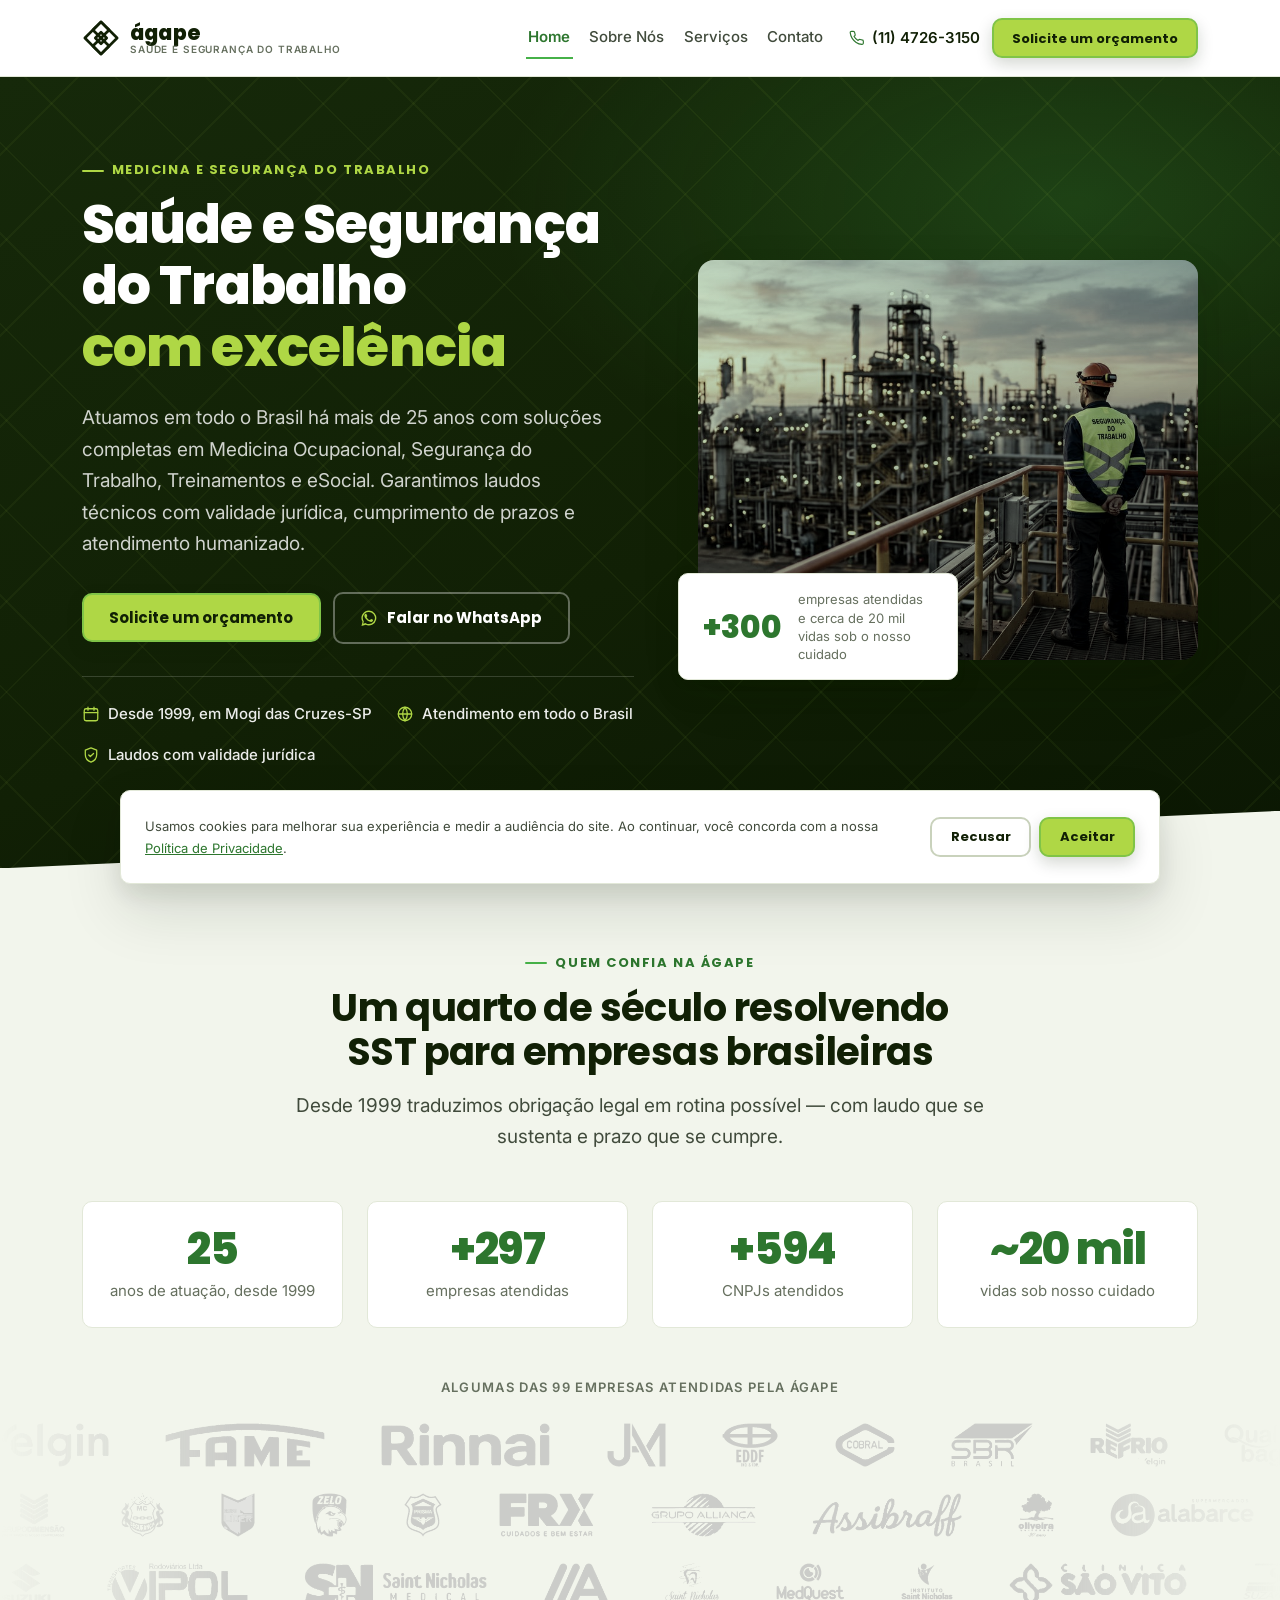
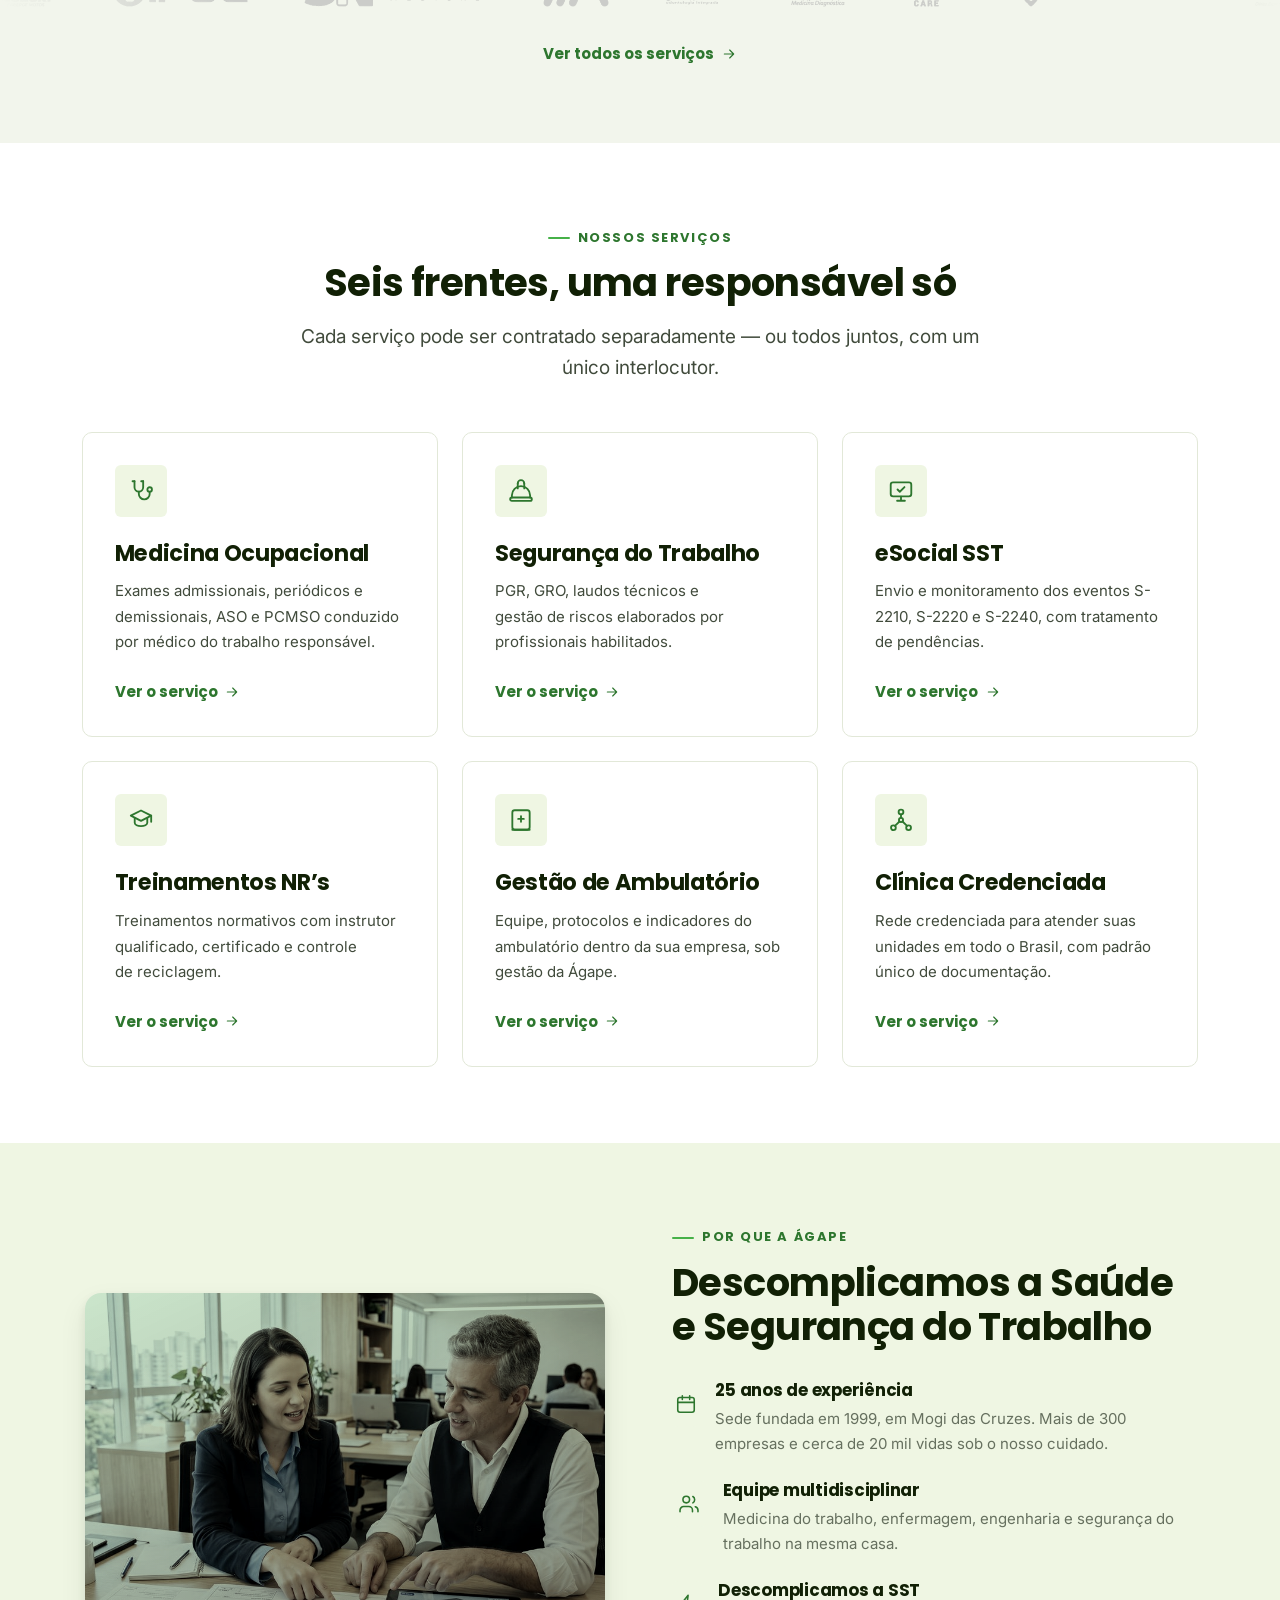
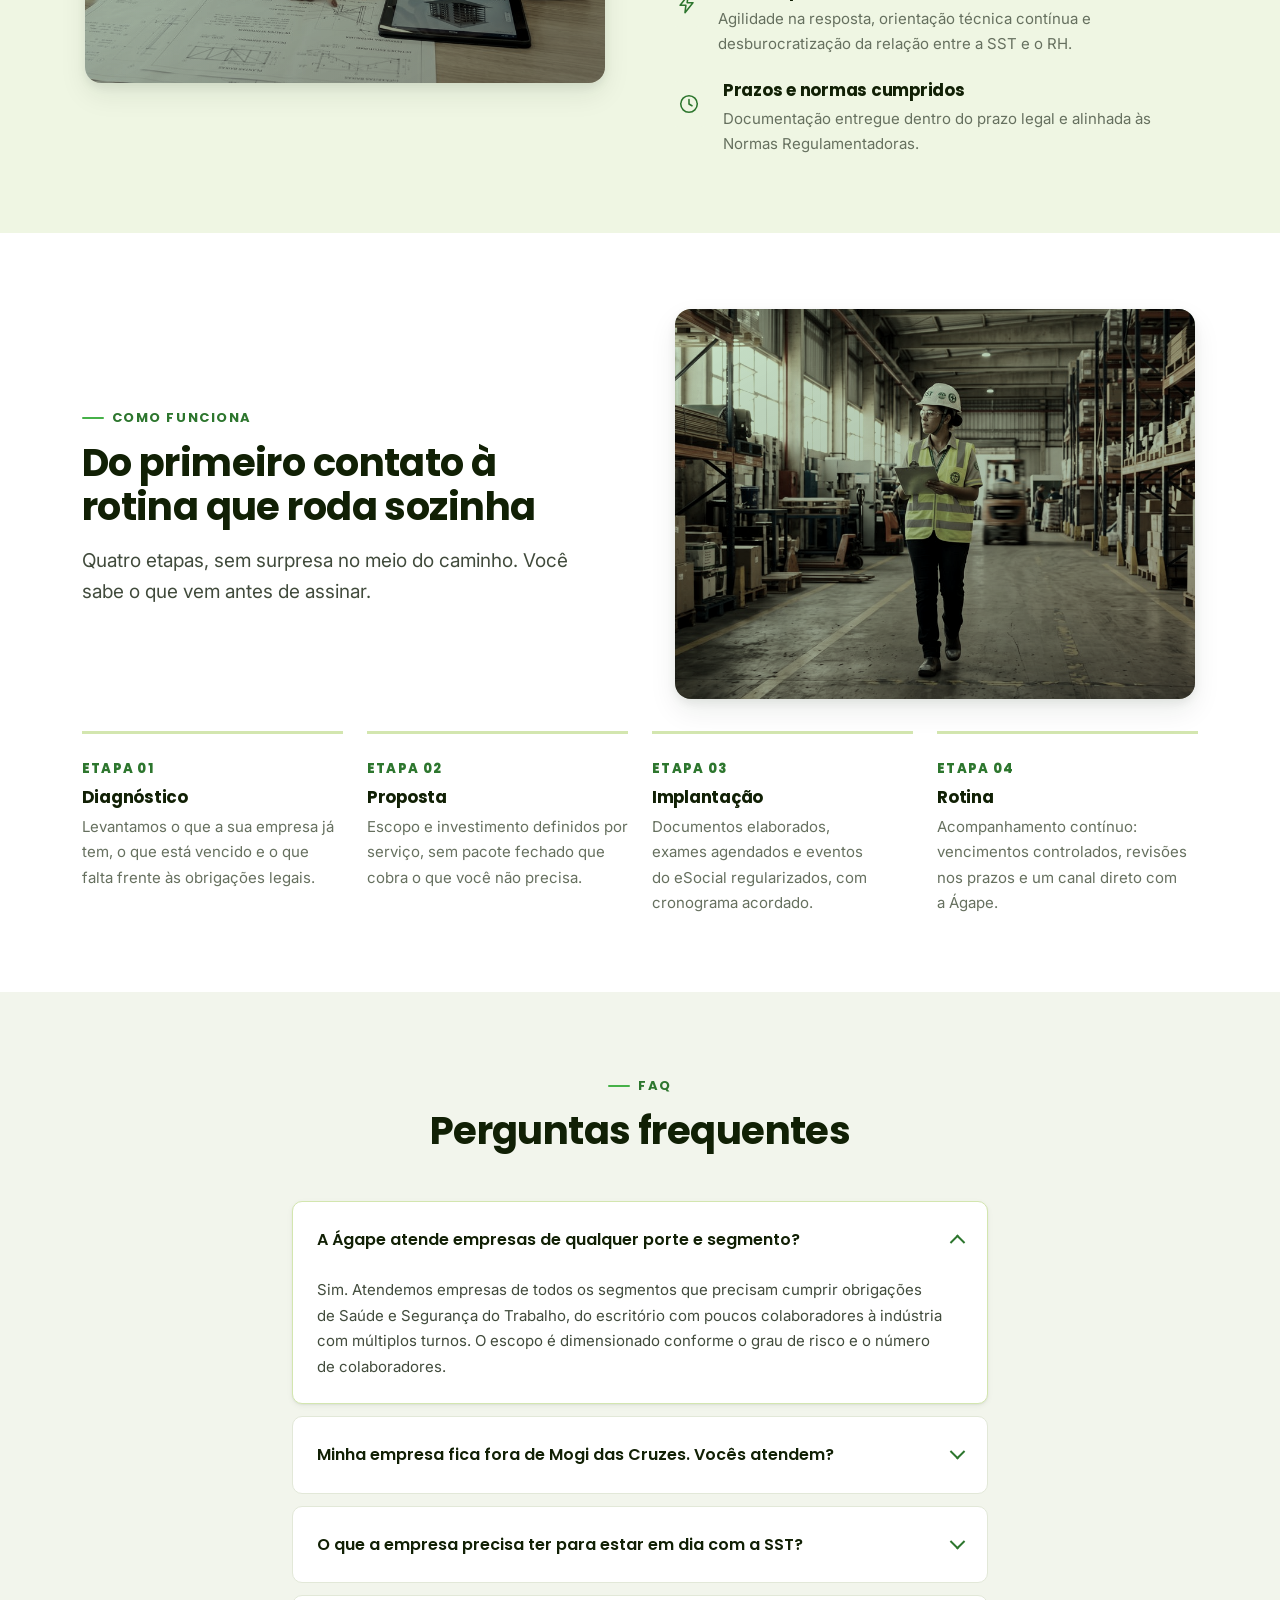
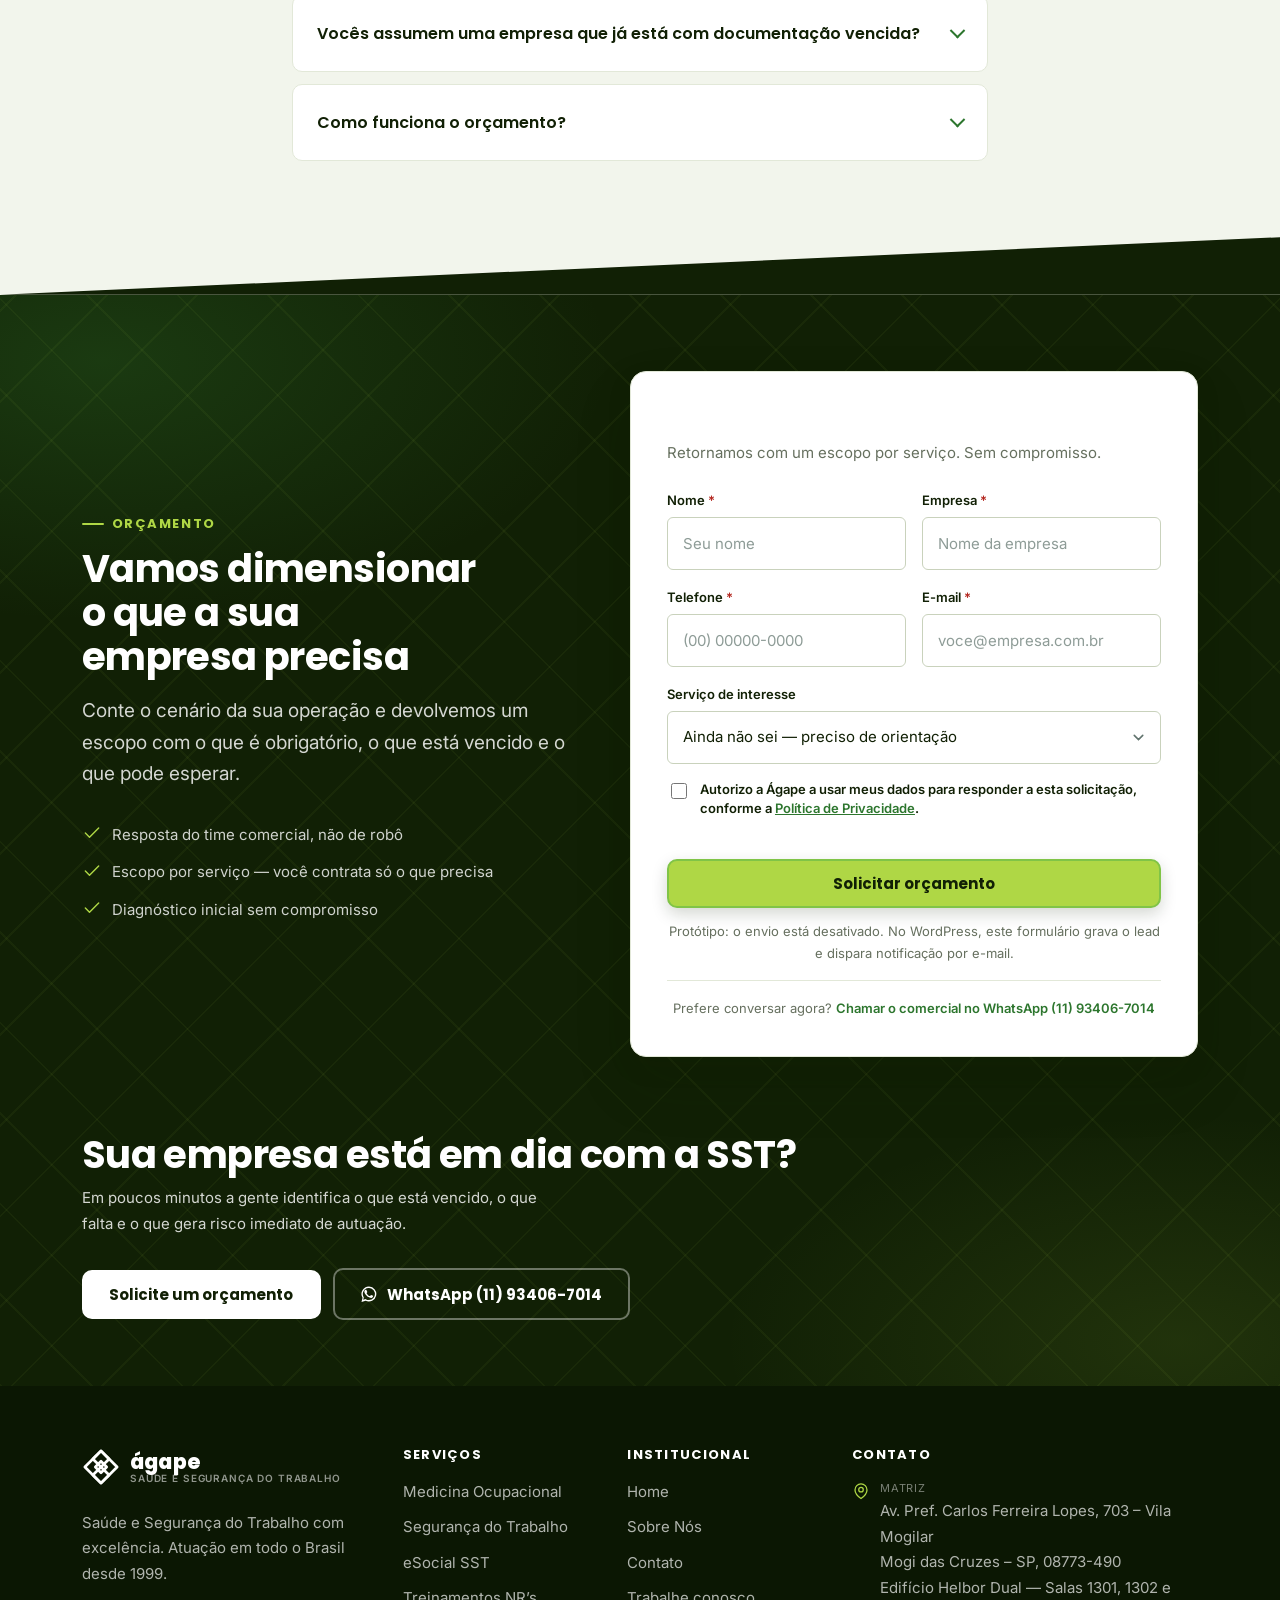
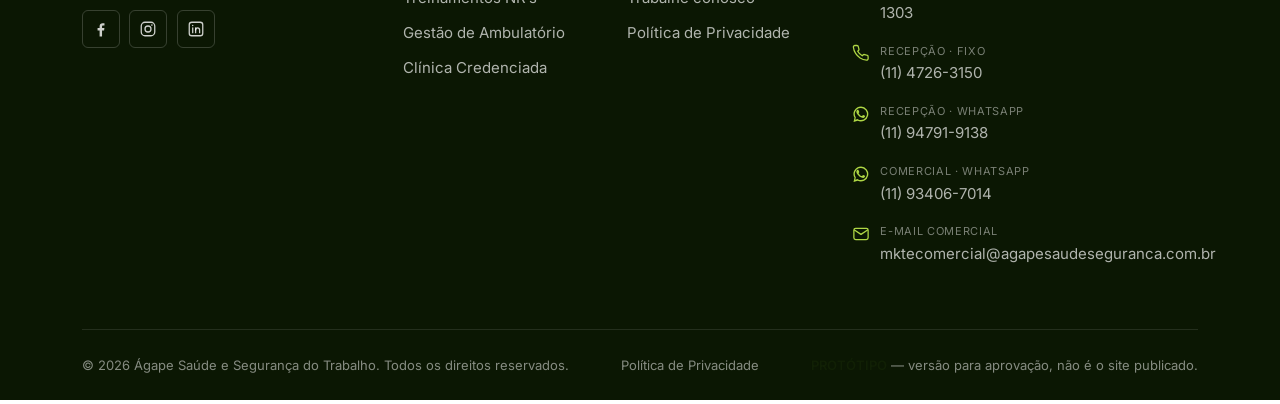
<file: index.html>
<!DOCTYPE html>
<html lang="pt-BR">
<head>
<meta charset="utf-8">
<meta name="viewport" content="width=device-width, initial-scale=1">

<!-- ============================================================
     PÁGINA: Home
     SLUG (manter no WordPress): /
     SEO title: Ágape SST | Medicina e Segurança do Trabalho para empresas
     SEO meta description: Há mais de 25 anos em Medicina Ocupacional, Segurança do Trabalho, Treinamentos NRs e eSocial. Laudos com validade jurídica, prazos cumpridos e atendimento humanizado em todo o Brasil.
     H1 único: a headline do hero. Demais seções usam H2.
     ============================================================ -->
<title>Ágape SST | Medicina e Segurança do Trabalho para empresas</title>
<meta name="description" content="Há mais de 25 anos em Medicina Ocupacional, Segurança do Trabalho, Treinamentos NRs e eSocial. Laudos com validade jurídica, prazos cumpridos e atendimento humanizado em todo o Brasil.">
<meta name="robots" content="noindex, nofollow"><!-- PROTÓTIPO: remover no site real -->

<link rel="preconnect" href="https://fonts.googleapis.com">
<link rel="preconnect" href="https://fonts.gstatic.com" crossorigin>
<link href="https://fonts.googleapis.com/css2?family=Inter:wght@400;500;600&family=Poppins:wght@600;700;800&display=swap" rel="stylesheet">
<link rel="stylesheet" href="assets/css/style.css">

<!-- SCHEMA LocalBusiness — só com dados CONFIRMADOS pelo cliente.
     Falta CNPJ e horário de funcionamento; completar na fase WordPress. -->
<script type="application/ld+json">
{
  "@context": "https://schema.org",
  "@type": "LocalBusiness",
  "name": "Ágape Saúde e Segurança do Trabalho",
  "description": "Medicina Ocupacional, Segurança do Trabalho, Treinamentos NRs e eSocial SST para empresas.",
  "foundingDate": "1999",
  "url": "https://www.agapesaudeseguranca.com.br",
  "email": "mktecomercial@agapesaudeseguranca.com.br",
  "address": {
    "@type": "PostalAddress",
    "streetAddress": "Av. Pref. Carlos Ferreira Lopes, 703 — Edifício Helbor Dual — Salas 1301, 1302 e 1303",
    "addressLocality": "Mogi das Cruzes",
    "addressRegion": "SP",
    "postalCode": "08773-490",
    "addressCountry": "BR"
  },
  "telephone": "+551147263150",
  "areaServed": "BR",
  "sameAs": ["https://www.facebook.com/agapepericias", "https://www.instagram.com/agape.sst/", "https://www.linkedin.com/company/%C3%A1gape-sa%C3%BAde-e-seguran%C3%A7a-do-trabalho/"]
}
</script>
</head>
<body>

<a class="pular-para-conteudo" href="#conteudo">Pular para o conteúdo</a>

<header class="site-header">
  <div class="container header-inner">
    <!-- LOGOTIPO — PLACEHOLDER.
     Reproduz a estrutura da assinatura oficial: símbolo de losangos
     + wordmark "ágape" em caixa baixa + tagline. O símbolo aqui é uma
     APROXIMAÇÃO: substituir pelo SVG vetorial oficial.
     Regra do guia (item 02): versão preta sobre fundo claro, branca
     sobre fundo escuro; não distorcer, inclinar nem aplicar efeitos. -->
<a class="logo" href="index.html" aria-label="Ágape Saúde e Segurança do Trabalho — página inicial">
  <span class="logo-marca"><svg viewBox="0 0 24 24" fill="none" stroke="currentColor" stroke-width="1.7" stroke-linecap="round" stroke-linejoin="round" aria-hidden="true"><path d="M12 1.8L22.2 12 12 22.2 1.8 12z"/><path d="M12 1.8L17.1 6.9 12 12 6.9 6.9z"/><path d="M12 12l5.1 5.1L12 22.2 6.9 17.1z"/><path d="M8.4 12L12 8.4l3.6 3.6L12 15.6z"/></svg></span>
  <span class="logo-texto">
    <span class="logo-nome">ágape</span>
    <span class="logo-sub">Saúde e Segurança do Trabalho</span>
  </span>
</a>

    <!-- Menu mobile em CSS puro. No Elementor: menu responsivo nativo. -->
    <input type="checkbox" id="abrir-menu" class="nav-check" aria-label="Abrir e fechar o menu">
    <span class="nav-abre" aria-hidden="true"><svg viewBox="0 0 24 24" fill="none" stroke="currentColor" stroke-width="1.7" stroke-linecap="round" stroke-linejoin="round" aria-hidden="true"><path d="M4 7h16M4 12h16M4 17h16"/></svg></span>

    <nav class="site-nav" aria-label="Menu principal">
      <ul>
      <li><a href="index.html" aria-current="page">Home</a></li>
      <li><a href="sobre-nos/index.html">Sobre Nós</a></li>
      <li><a href="servicos/index.html">Serviços</a></li>
      <li><a href="contato/index.html">Contato</a></li>
        <!-- ÁREA DO CLIENTE (SOC) — seção 5.5 do CLAUDE.md.
             Item CONDICIONAL: só entra se a Ágape for assinante do SOC/SOCRH.
             É apenas um link para o portal externo, não uma funcionalidade.
             Descomente e aponte para a URL do portal quando confirmado.
        <li><a href="#" target="_blank" rel="noopener">Área do Cliente</a></li>
        -->
        <li class="nav-cta-mobile">
          <a class="btn btn--primario" href="contato/index.html#orcamento">Solicite um orçamento</a>
        </li>
      </ul>
    </nav>

    <div class="header-acoes">
      <a class="header-tel" href="tel:+551147263150"><svg viewBox="0 0 24 24" fill="none" stroke="currentColor" stroke-width="1.7" stroke-linecap="round" stroke-linejoin="round" aria-hidden="true"><path d="M21.5 16.9v2.7a2 2 0 0 1-2.2 2 19.6 19.6 0 0 1-8.5-3 19.3 19.3 0 0 1-6-6 19.6 19.6 0 0 1-3-8.6A2 2 0 0 1 3.8 2h2.7a2 2 0 0 1 2 1.7c.12 1 .35 1.9.67 2.8a2 2 0 0 1-.45 2.1L7.6 9.7a16 16 0 0 0 6 6l1.1-1.1a2 2 0 0 1 2.1-.45c.9.32 1.84.55 2.8.67a2 2 0 0 1 1.9 2.05z"/></svg> (11) 4726-3150</a>
      <a class="btn btn--primario btn--pequeno" href="contato/index.html#orcamento">Solicite um orçamento</a>
    </div>
  </div>
</header>

<main id="conteudo">

<!-- BLOCO 2: HERO — headline + subtítulo + CTA primário + WhatsApp secundário -->
<section class="hero com-diagonal com-diagonal--para-alt">
  <div class="container hero-grade">
    <div>
      <span class="olho">Medicina e Segurança do Trabalho</span>
      <h1>Saúde e Segurança do Trabalho <em>com excelência</em></h1>
      <p class="lead">Atuamos em todo o Brasil há mais de 25 anos com soluções completas em Medicina Ocupacional, Segurança do Trabalho, Treinamentos e eSocial. Garantimos laudos técnicos com validade jurídica, cumprimento de prazos e atendimento humanizado.</p>
      <div class="grupo-botoes">
        <a class="btn btn--primario" href="contato/index.html#orcamento">Solicite um orçamento</a>
        <!-- WhatsApp é via SECUNDÁRIA (seção 5.1): existe, mas nunca sozinho. -->
        <a class="btn btn--whatsapp" href="https://wa.me/5511934067014" target="_blank" rel="noopener"><svg viewBox="0 0 24 24" fill="currentColor" aria-hidden="true"><path d="M12 2a10 10 0 0 0-8.6 15.1L2 22.5l5.6-1.4A10 10 0 1 0 12 2zm0 18.1a8 8 0 0 1-4.3-1.2l-.3-.2-3.1.8.8-3-.2-.3A8.1 8.1 0 1 1 12 20.1z"/><path d="M17 14.3c-.3-.15-1.7-.85-2-.95-.26-.1-.45-.15-.64.15s-.74.94-.9 1.13c-.17.2-.34.22-.63.07a8.1 8.1 0 0 1-2.4-1.5 9 9 0 0 1-1.66-2.06c-.17-.3 0-.46.13-.6.14-.14.3-.35.45-.53.15-.18.2-.3.3-.5.1-.2.05-.37-.02-.52-.08-.15-.64-1.55-.88-2.12-.23-.55-.47-.48-.64-.49h-.55c-.2 0-.5.07-.77.37-.26.3-1 .98-1 2.4s1.03 2.78 1.17 2.98c.15.2 2.03 3.1 4.9 4.35.69.3 1.22.47 1.64.6.69.22 1.32.19 1.81.11.55-.08 1.7-.7 1.94-1.36.24-.67.24-1.24.17-1.36-.07-.12-.26-.2-.55-.34z"/></svg> Falar no WhatsApp</a>
      </div>
      <ul class="hero-confianca">
        <li><svg viewBox="0 0 24 24" fill="none" stroke="currentColor" stroke-width="1.7" stroke-linecap="round" stroke-linejoin="round" aria-hidden="true"><rect x="3" y="5" width="18" height="16" rx="2.4"/><path d="M8 3v4M16 3v4M3 10.2h18"/></svg><span>Desde 1999, em Mogi das Cruzes-SP</span></li>
        <li><svg viewBox="0 0 24 24" fill="none" stroke="currentColor" stroke-width="1.7" stroke-linecap="round" stroke-linejoin="round" aria-hidden="true"><circle cx="12" cy="12" r="9"/><path d="M3.2 12h17.6"/><path d="M12 3a14.5 14.5 0 0 1 0 18 14.5 14.5 0 0 1 0-18z"/></svg><span>Atendimento em todo o Brasil</span></li>
        <li><svg viewBox="0 0 24 24" fill="none" stroke="currentColor" stroke-width="1.7" stroke-linecap="round" stroke-linejoin="round" aria-hidden="true"><path d="M12 2.5l7.6 3v5.9c0 4.9-3.2 8.6-7.6 10.1-4.4-1.5-7.6-5.2-7.6-10.1V5.5z"/><path d="M9 12l2.1 2.1L15.4 9.9"/></svg><span>Laudos com validade jurídica</span></li>
      </ul>
    </div>
    <div class="hero-midia">
<!-- FOTO — Pexels, licença de uso comercial livre.
     Procedência em assets/fotos/CREDITOS.md.
     Tratamento (dessatura + verde) vem do CSS .foto-tratada.
     Para voltar ao vetor: apague o .jpg e rode build.py. -->
<figure class="foto-tratada hero-arte">
  <img src="assets/fotos/hero.jpg" alt="Profissionais de uniforme e capacete em uma planta industrial atendida pela Ágape" loading="lazy" decoding="async">
</figure>

      <div class="hero-cartao-flutuante">
        <span class="numero">+300</span>
        <p>empresas atendidas e cerca de 20 mil vidas sob o nosso cuidado</p>
      </div>
    </div>
  </div>
</section>

<!-- BLOCO 4: PROVA SOCIAL — seção 5.3: vem logo abaixo do hero, com destaque.
     Números confirmados + a carteira real de clientes em carrossel. -->
<section class="secao secao--alt">
  <div class="container">
    <div class="secao-cabecalho secao-cabecalho--centro">
      <span class="olho">Quem confia na Ágape</span>
      <h2>Um quarto de século resolvendo SST para empresas brasileiras</h2>
      <p class="lead">Desde 1999 traduzimos obrigação legal em rotina possível —
      com laudo que se sustenta e prazo que se cumpre.</p>
    </div>

    <!-- NÚMEROS DE OPERAÇÃO — todos CONFIRMADOS pelo cliente: 25 anos,
         +300 empresas, +600 CNPJs e ~20 mil vidas. Sem placeholder aqui. -->
    <div class="numeros">
      <div class="numero-item">
        <span class="valor" data-conta="25" data-prefixo="" data-sufixo="">25</span>
        <span class="rotulo">anos de atuação, desde 1999</span>
      </div>
      <div class="numero-item">
        <span class="valor" data-conta="300" data-prefixo="+" data-sufixo="">+300</span>
        <span class="rotulo">empresas atendidas</span>
      </div>
      <div class="numero-item">
        <span class="valor" data-conta="600" data-prefixo="+" data-sufixo="">+600</span>
        <span class="rotulo">CNPJs atendidos</span>
      </div>
      <div class="numero-item">
        <span class="valor" data-conta="20" data-prefixo="~" data-sufixo=" mil">~20 mil</span>
        <span class="rotulo">vidas sob nosso cuidado</span>
      </div>
    </div>
  </div>

  <div class="mt-2xl">
    <p class="faixa-logos-titulo">Algumas das 99 empresas atendidas pela Ágape</p>

  <!-- CARROSSEL DE CLIENTES — 99 empresas da carteira real da Ágape.
       Animação puramente decorativa: com prefers-reduced-motion o laço para
       e as faixas ficam estáticas, sem perder conteúdo. -->
  <div class="carrossel-logos" role="group" aria-label="Empresas atendidas pela Ágape">
    <div class="marquee marquee--esq">
      <ul class="marquee-grupo">
        <li><img src="assets/logos/9.png" alt="Elgin" loading="lazy" decoding="async" width="429" height="180"></li>
        <li><img src="assets/logos/10.png" alt="FAME" loading="lazy" decoding="async" width="634" height="180"></li>
        <li><img src="assets/logos/11.png" alt="Rinnai" loading="lazy" decoding="async" width="669" height="180"></li>
        <li><img src="assets/logos/21.png" alt="Metalúrgica JAM" loading="lazy" decoding="async" width="239" height="180"></li>
        <li><img src="assets/logos/22.png" alt="EDDF Indústria e Comércio" loading="lazy" decoding="async" width="228" height="180"></li>
        <li><img src="assets/logos/23.png" alt="Cobral" loading="lazy" decoding="async" width="242" height="180"></li>
        <li><img src="assets/logos/25.png" alt="SBR Brasil" loading="lazy" decoding="async" width="329" height="180"></li>
        <li><img src="assets/logos/26.png" alt="Refrio Elgin" loading="lazy" decoding="async" width="315" height="180"></li>
        <li><img src="assets/logos/27.png" alt="Quali Bags" loading="lazy" decoding="async" width="283" height="180"></li>
        <li><img src="assets/logos/28.png" alt="Savasa" loading="lazy" decoding="async" width="791" height="180"></li>
        <li><img src="assets/logos/29.png" alt="Reciclatec" loading="lazy" decoding="async" width="710" height="180"></li>
        <li><img src="assets/logos/30.png" alt="Rottotanques" loading="lazy" decoding="async" width="1307" height="180"></li>
        <li><img src="assets/logos/44.png" alt="Índice Malhas" loading="lazy" decoding="async" width="383" height="180"></li>
        <li><img src="assets/logos/45.png" alt="Mogiaço" loading="lazy" decoding="async" width="243" height="180"></li>
        <li><img src="assets/logos/46.png" alt="Mogi Telhas" loading="lazy" decoding="async" width="293" height="180"></li>
        <li><img src="assets/logos/47.png" alt="Mogi Lumi" loading="lazy" decoding="async" width="239" height="180"></li>
        <li><img src="assets/logos/12.png" alt="Rede Duque" loading="lazy" decoding="async" width="255" height="180"></li>
        <li><img src="assets/logos/13.png" alt="Posto's Vale+" loading="lazy" decoding="async" width="506" height="180"></li>
        <li><img src="assets/logos/14.png" alt="Rede 28" loading="lazy" decoding="async" width="193" height="180"></li>
        <li><img src="assets/logos/15.png" alt="Postos Volt" loading="lazy" decoding="async" width="612" height="180"></li>
        <li><img src="assets/logos/16.png" alt="Tigre do Vale" loading="lazy" decoding="async" width="180" height="180"></li>
        <li><img src="assets/logos/17.png" alt="Rede Totality" loading="lazy" decoding="async" width="403" height="180"></li>
        <li><img src="assets/logos/18.png" alt="Postos Quality" loading="lazy" decoding="async" width="133" height="180"></li>
        <li><img src="assets/logos/19.png" alt="Auto Posto Liberty" loading="lazy" decoding="async" width="813" height="180"></li>
        <li><img src="assets/logos/20.png" alt="Auto Posto Vipam" loading="lazy" decoding="async" width="631" height="180"></li>
        <li><img src="assets/logos/63.png" alt="Distribuidora de Bebidas Gouveia" loading="lazy" decoding="async" width="182" height="180"></li>
        <li><img src="assets/logos/24.png" alt="Gabco" loading="lazy" decoding="async" width="415" height="180"></li>
        <li><img src="assets/logos/31.png" alt="MSI Engenharia" loading="lazy" decoding="async" width="133" height="180"></li>
        <li><img src="assets/logos/32.png" alt="Adhkon Construtora" loading="lazy" decoding="async" width="657" height="180"></li>
        <li><img src="assets/logos/33.png" alt="Grupo Jatobá Madeiras" loading="lazy" decoding="async" width="381" height="180"></li>
        <li><img src="assets/logos/34.png" alt="Oceannia" loading="lazy" decoding="async" width="699" height="180"></li>
        <li><img src="assets/logos/42.png" alt="Fixar Soluções" loading="lazy" decoding="async" width="229" height="180"></li>
        <li><img src="assets/logos/105.png" alt="Arrumando a Casa" loading="lazy" decoding="async" width="154" height="180"></li>
      </ul>
      <ul class="marquee-grupo" aria-hidden="true">
        <li aria-hidden="true"><img src="assets/logos/9.png" alt="Elgin" loading="lazy" decoding="async" width="429" height="180"></li>
        <li aria-hidden="true"><img src="assets/logos/10.png" alt="FAME" loading="lazy" decoding="async" width="634" height="180"></li>
        <li aria-hidden="true"><img src="assets/logos/11.png" alt="Rinnai" loading="lazy" decoding="async" width="669" height="180"></li>
        <li aria-hidden="true"><img src="assets/logos/21.png" alt="Metalúrgica JAM" loading="lazy" decoding="async" width="239" height="180"></li>
        <li aria-hidden="true"><img src="assets/logos/22.png" alt="EDDF Indústria e Comércio" loading="lazy" decoding="async" width="228" height="180"></li>
        <li aria-hidden="true"><img src="assets/logos/23.png" alt="Cobral" loading="lazy" decoding="async" width="242" height="180"></li>
        <li aria-hidden="true"><img src="assets/logos/25.png" alt="SBR Brasil" loading="lazy" decoding="async" width="329" height="180"></li>
        <li aria-hidden="true"><img src="assets/logos/26.png" alt="Refrio Elgin" loading="lazy" decoding="async" width="315" height="180"></li>
        <li aria-hidden="true"><img src="assets/logos/27.png" alt="Quali Bags" loading="lazy" decoding="async" width="283" height="180"></li>
        <li aria-hidden="true"><img src="assets/logos/28.png" alt="Savasa" loading="lazy" decoding="async" width="791" height="180"></li>
        <li aria-hidden="true"><img src="assets/logos/29.png" alt="Reciclatec" loading="lazy" decoding="async" width="710" height="180"></li>
        <li aria-hidden="true"><img src="assets/logos/30.png" alt="Rottotanques" loading="lazy" decoding="async" width="1307" height="180"></li>
        <li aria-hidden="true"><img src="assets/logos/44.png" alt="Índice Malhas" loading="lazy" decoding="async" width="383" height="180"></li>
        <li aria-hidden="true"><img src="assets/logos/45.png" alt="Mogiaço" loading="lazy" decoding="async" width="243" height="180"></li>
        <li aria-hidden="true"><img src="assets/logos/46.png" alt="Mogi Telhas" loading="lazy" decoding="async" width="293" height="180"></li>
        <li aria-hidden="true"><img src="assets/logos/47.png" alt="Mogi Lumi" loading="lazy" decoding="async" width="239" height="180"></li>
        <li aria-hidden="true"><img src="assets/logos/12.png" alt="Rede Duque" loading="lazy" decoding="async" width="255" height="180"></li>
        <li aria-hidden="true"><img src="assets/logos/13.png" alt="Posto's Vale+" loading="lazy" decoding="async" width="506" height="180"></li>
        <li aria-hidden="true"><img src="assets/logos/14.png" alt="Rede 28" loading="lazy" decoding="async" width="193" height="180"></li>
        <li aria-hidden="true"><img src="assets/logos/15.png" alt="Postos Volt" loading="lazy" decoding="async" width="612" height="180"></li>
        <li aria-hidden="true"><img src="assets/logos/16.png" alt="Tigre do Vale" loading="lazy" decoding="async" width="180" height="180"></li>
        <li aria-hidden="true"><img src="assets/logos/17.png" alt="Rede Totality" loading="lazy" decoding="async" width="403" height="180"></li>
        <li aria-hidden="true"><img src="assets/logos/18.png" alt="Postos Quality" loading="lazy" decoding="async" width="133" height="180"></li>
        <li aria-hidden="true"><img src="assets/logos/19.png" alt="Auto Posto Liberty" loading="lazy" decoding="async" width="813" height="180"></li>
        <li aria-hidden="true"><img src="assets/logos/20.png" alt="Auto Posto Vipam" loading="lazy" decoding="async" width="631" height="180"></li>
        <li aria-hidden="true"><img src="assets/logos/63.png" alt="Distribuidora de Bebidas Gouveia" loading="lazy" decoding="async" width="182" height="180"></li>
        <li aria-hidden="true"><img src="assets/logos/24.png" alt="Gabco" loading="lazy" decoding="async" width="415" height="180"></li>
        <li aria-hidden="true"><img src="assets/logos/31.png" alt="MSI Engenharia" loading="lazy" decoding="async" width="133" height="180"></li>
        <li aria-hidden="true"><img src="assets/logos/32.png" alt="Adhkon Construtora" loading="lazy" decoding="async" width="657" height="180"></li>
        <li aria-hidden="true"><img src="assets/logos/33.png" alt="Grupo Jatobá Madeiras" loading="lazy" decoding="async" width="381" height="180"></li>
        <li aria-hidden="true"><img src="assets/logos/34.png" alt="Oceannia" loading="lazy" decoding="async" width="699" height="180"></li>
        <li aria-hidden="true"><img src="assets/logos/42.png" alt="Fixar Soluções" loading="lazy" decoding="async" width="229" height="180"></li>
        <li aria-hidden="true"><img src="assets/logos/105.png" alt="Arrumando a Casa" loading="lazy" decoding="async" width="154" height="180"></li>
      </ul>
    </div>
    <div class="marquee marquee--dir">
      <ul class="marquee-grupo">
        <li><img src="assets/logos/35.png" alt="Grupo Dimensão" loading="lazy" decoding="async" width="257" height="180"></li>
        <li><img src="assets/logos/36.png" alt="MC Segurança" loading="lazy" decoding="async" width="177" height="180"></li>
        <li><img src="assets/logos/37.png" alt="Grupo Líder" loading="lazy" decoding="async" width="144" height="180"></li>
        <li><img src="assets/logos/38.png" alt="Zelo Segurança" loading="lazy" decoding="async" width="147" height="180"></li>
        <li><img src="assets/logos/39.png" alt="Prisma" loading="lazy" decoding="async" width="159" height="180"></li>
        <li><img src="assets/logos/40.png" alt="FRX" loading="lazy" decoding="async" width="382" height="180"></li>
        <li><img src="assets/logos/41.png" alt="Grupo Alliança" loading="lazy" decoding="async" width="419" height="180"></li>
        <li><img src="assets/logos/43.png" alt="Assibraff" loading="lazy" decoding="async" width="593" height="180"></li>
        <li><img src="assets/logos/53.png" alt="Oliveira Uniformes" loading="lazy" decoding="async" width="148" height="180"></li>
        <li><img src="assets/logos/54.png" alt="Supermercados Alabarce" loading="lazy" decoding="async" width="570" height="180"></li>
        <li><img src="assets/logos/55.png" alt="Da Praça Supermercados" loading="lazy" decoding="async" width="141" height="180"></li>
        <li><img src="assets/logos/56.png" alt="Jolie Padaria" loading="lazy" decoding="async" width="172" height="180"></li>
        <li><img src="assets/logos/57.png" alt="Tita Padaria" loading="lazy" decoding="async" width="210" height="180"></li>
        <li><img src="assets/logos/58.png" alt="Jafet Padaria" loading="lazy" decoding="async" width="299" height="180"></li>
        <li><img src="assets/logos/59.png" alt="Padoca da Beth" loading="lazy" decoding="async" width="362" height="180"></li>
        <li><img src="assets/logos/60.png" alt="Urakami Cogumelos" loading="lazy" decoding="async" width="148" height="180"></li>
        <li><img src="assets/logos/61.png" alt="Sítio Hiromi" loading="lazy" decoding="async" width="321" height="180"></li>
        <li><img src="assets/logos/62.png" alt="Due Grani" loading="lazy" decoding="async" width="180" height="180"></li>
        <li><img src="assets/logos/64.png" alt="Kaishi Sushi" loading="lazy" decoding="async" width="297" height="180"></li>
        <li><img src="assets/logos/65.png" alt="Hioki Sushi" loading="lazy" decoding="async" width="253" height="180"></li>
        <li><img src="assets/logos/66.png" alt="Reiwa Sushi" loading="lazy" decoding="async" width="301" height="180"></li>
        <li><img src="assets/logos/67.png" alt="Bistecão Casa de Carnes" loading="lazy" decoding="async" width="210" height="180"></li>
        <li><img src="assets/logos/68.png" alt="Mega Boi Carnes" loading="lazy" decoding="async" width="784" height="180"></li>
        <li><img src="assets/logos/69.png" alt="Costelão Paulista" loading="lazy" decoding="async" width="170" height="180"></li>
        <li><img src="assets/logos/70.png" alt="Jolie Grill" loading="lazy" decoding="async" width="165" height="180"></li>
        <li><img src="assets/logos/71.png" alt="Tita Petit" loading="lazy" decoding="async" width="206" height="180"></li>
        <li><img src="assets/logos/72.png" alt="Predileto Restaurante" loading="lazy" decoding="async" width="493" height="180"></li>
        <li><img src="assets/logos/73.png" alt="Bar do Alemão" loading="lazy" decoding="async" width="337" height="180"></li>
        <li><img src="assets/logos/74.png" alt="Grupo Faberge" loading="lazy" decoding="async" width="544" height="180"></li>
        <li><img src="assets/logos/75.png" alt="Pontal Autos" loading="lazy" decoding="async" width="223" height="180"></li>
        <li><img src="assets/logos/76.png" alt="MD Express" loading="lazy" decoding="async" width="289" height="180"></li>
        <li><img src="assets/logos/77.png" alt="StartLog" loading="lazy" decoding="async" width="970" height="180"></li>
        <li><img src="assets/logos/78.png" alt="OK Brazil" loading="lazy" decoding="async" width="226" height="180"></li>
      </ul>
      <ul class="marquee-grupo" aria-hidden="true">
        <li aria-hidden="true"><img src="assets/logos/35.png" alt="Grupo Dimensão" loading="lazy" decoding="async" width="257" height="180"></li>
        <li aria-hidden="true"><img src="assets/logos/36.png" alt="MC Segurança" loading="lazy" decoding="async" width="177" height="180"></li>
        <li aria-hidden="true"><img src="assets/logos/37.png" alt="Grupo Líder" loading="lazy" decoding="async" width="144" height="180"></li>
        <li aria-hidden="true"><img src="assets/logos/38.png" alt="Zelo Segurança" loading="lazy" decoding="async" width="147" height="180"></li>
        <li aria-hidden="true"><img src="assets/logos/39.png" alt="Prisma" loading="lazy" decoding="async" width="159" height="180"></li>
        <li aria-hidden="true"><img src="assets/logos/40.png" alt="FRX" loading="lazy" decoding="async" width="382" height="180"></li>
        <li aria-hidden="true"><img src="assets/logos/41.png" alt="Grupo Alliança" loading="lazy" decoding="async" width="419" height="180"></li>
        <li aria-hidden="true"><img src="assets/logos/43.png" alt="Assibraff" loading="lazy" decoding="async" width="593" height="180"></li>
        <li aria-hidden="true"><img src="assets/logos/53.png" alt="Oliveira Uniformes" loading="lazy" decoding="async" width="148" height="180"></li>
        <li aria-hidden="true"><img src="assets/logos/54.png" alt="Supermercados Alabarce" loading="lazy" decoding="async" width="570" height="180"></li>
        <li aria-hidden="true"><img src="assets/logos/55.png" alt="Da Praça Supermercados" loading="lazy" decoding="async" width="141" height="180"></li>
        <li aria-hidden="true"><img src="assets/logos/56.png" alt="Jolie Padaria" loading="lazy" decoding="async" width="172" height="180"></li>
        <li aria-hidden="true"><img src="assets/logos/57.png" alt="Tita Padaria" loading="lazy" decoding="async" width="210" height="180"></li>
        <li aria-hidden="true"><img src="assets/logos/58.png" alt="Jafet Padaria" loading="lazy" decoding="async" width="299" height="180"></li>
        <li aria-hidden="true"><img src="assets/logos/59.png" alt="Padoca da Beth" loading="lazy" decoding="async" width="362" height="180"></li>
        <li aria-hidden="true"><img src="assets/logos/60.png" alt="Urakami Cogumelos" loading="lazy" decoding="async" width="148" height="180"></li>
        <li aria-hidden="true"><img src="assets/logos/61.png" alt="Sítio Hiromi" loading="lazy" decoding="async" width="321" height="180"></li>
        <li aria-hidden="true"><img src="assets/logos/62.png" alt="Due Grani" loading="lazy" decoding="async" width="180" height="180"></li>
        <li aria-hidden="true"><img src="assets/logos/64.png" alt="Kaishi Sushi" loading="lazy" decoding="async" width="297" height="180"></li>
        <li aria-hidden="true"><img src="assets/logos/65.png" alt="Hioki Sushi" loading="lazy" decoding="async" width="253" height="180"></li>
        <li aria-hidden="true"><img src="assets/logos/66.png" alt="Reiwa Sushi" loading="lazy" decoding="async" width="301" height="180"></li>
        <li aria-hidden="true"><img src="assets/logos/67.png" alt="Bistecão Casa de Carnes" loading="lazy" decoding="async" width="210" height="180"></li>
        <li aria-hidden="true"><img src="assets/logos/68.png" alt="Mega Boi Carnes" loading="lazy" decoding="async" width="784" height="180"></li>
        <li aria-hidden="true"><img src="assets/logos/69.png" alt="Costelão Paulista" loading="lazy" decoding="async" width="170" height="180"></li>
        <li aria-hidden="true"><img src="assets/logos/70.png" alt="Jolie Grill" loading="lazy" decoding="async" width="165" height="180"></li>
        <li aria-hidden="true"><img src="assets/logos/71.png" alt="Tita Petit" loading="lazy" decoding="async" width="206" height="180"></li>
        <li aria-hidden="true"><img src="assets/logos/72.png" alt="Predileto Restaurante" loading="lazy" decoding="async" width="493" height="180"></li>
        <li aria-hidden="true"><img src="assets/logos/73.png" alt="Bar do Alemão" loading="lazy" decoding="async" width="337" height="180"></li>
        <li aria-hidden="true"><img src="assets/logos/74.png" alt="Grupo Faberge" loading="lazy" decoding="async" width="544" height="180"></li>
        <li aria-hidden="true"><img src="assets/logos/75.png" alt="Pontal Autos" loading="lazy" decoding="async" width="223" height="180"></li>
        <li aria-hidden="true"><img src="assets/logos/76.png" alt="MD Express" loading="lazy" decoding="async" width="289" height="180"></li>
        <li aria-hidden="true"><img src="assets/logos/77.png" alt="StartLog" loading="lazy" decoding="async" width="970" height="180"></li>
        <li aria-hidden="true"><img src="assets/logos/78.png" alt="OK Brazil" loading="lazy" decoding="async" width="226" height="180"></li>
      </ul>
    </div>
    <div class="marquee marquee--esq">
      <ul class="marquee-grupo">
        <li><img src="assets/logos/79.png" alt="Suzuki Faberge Motos" loading="lazy" decoding="async" width="202" height="180"></li>
        <li><img src="assets/logos/80.png" alt="Vipol Transportes" loading="lazy" decoding="async" width="559" height="180"></li>
        <li><img src="assets/logos/84.png" alt="Saint Nicholas Medical" loading="lazy" decoding="async" width="722" height="180"></li>
        <li><img src="assets/logos/85.png" alt="Cliente Ágape" loading="lazy" decoding="async" width="264" height="180"></li>
        <li><img src="assets/logos/86.png" alt="Saint Nicholas Odontologia" loading="lazy" decoding="async" width="220" height="180"></li>
        <li><img src="assets/logos/87.png" alt="MedQuest" loading="lazy" decoding="async" width="278" height="180"></li>
        <li><img src="assets/logos/88.png" alt="Instituto Saint Nicholas Care" loading="lazy" decoding="async" width="211" height="180"></li>
        <li><img src="assets/logos/89.png" alt="Clínica São Vito" loading="lazy" decoding="async" width="703" height="180"></li>
        <li><img src="assets/logos/90.png" alt="Suzanclin" loading="lazy" decoding="async" width="309" height="180"></li>
        <li><img src="assets/logos/91.png" alt="Totall Check-up" loading="lazy" decoding="async" width="175" height="180"></li>
        <li><img src="assets/logos/92.png" alt="Lombardi Pupo Diagnósticos" loading="lazy" decoding="async" width="420" height="180"></li>
        <li><img src="assets/logos/93.png" alt="Cardioclin Mogi" loading="lazy" decoding="async" width="493" height="180"></li>
        <li><img src="assets/logos/94.png" alt="São Francisco" loading="lazy" decoding="async" width="283" height="180"></li>
        <li><img src="assets/logos/95.png" alt="Casalab" loading="lazy" decoding="async" width="456" height="180"></li>
        <li><img src="assets/logos/96.png" alt="Tamara Sandoval" loading="lazy" decoding="async" width="216" height="180"></li>
        <li><img src="assets/logos/97.png" alt="Brasimed" loading="lazy" decoding="async" width="232" height="180"></li>
        <li><img src="assets/logos/48.png" alt="EletroBidu" loading="lazy" decoding="async" width="727" height="180"></li>
        <li><img src="assets/logos/49.png" alt="TeraCorp" loading="lazy" decoding="async" width="886" height="180"></li>
        <li><img src="assets/logos/50.png" alt="Mogi Fibra" loading="lazy" decoding="async" width="500" height="180"></li>
        <li><img src="assets/logos/52.png" alt="UPIX" loading="lazy" decoding="async" width="757" height="180"></li>
        <li><img src="assets/logos/81.png" alt="Galeão Corretora de Seguros" loading="lazy" decoding="async" width="707" height="180"></li>
        <li><img src="assets/logos/82.png" alt="Sponda Seguros" loading="lazy" decoding="async" width="209" height="180"></li>
        <li><img src="assets/logos/83.png" alt="Jukar" loading="lazy" decoding="async" width="449" height="180"></li>
        <li><img src="assets/logos/98.png" alt="Óculos Mania" loading="lazy" decoding="async" width="381" height="180"></li>
        <li><img src="assets/logos/99.png" alt="GoldenMix Ótica" loading="lazy" decoding="async" width="759" height="180"></li>
        <li><img src="assets/logos/100.png" alt="Ótica Indaiá" loading="lazy" decoding="async" width="467" height="180"></li>
        <li><img src="assets/logos/51.png" alt="Microcamp" loading="lazy" decoding="async" width="308" height="180"></li>
        <li><img src="assets/logos/101.png" alt="Clube de Campo de Mogi das Cruzes" loading="lazy" decoding="async" width="262" height="180"></li>
        <li><img src="assets/logos/102.png" alt="Objetivo Mogi das Cruzes" loading="lazy" decoding="async" width="746" height="180"></li>
        <li><img src="assets/logos/103.png" alt="Colégio Millenium Construtivo" loading="lazy" decoding="async" width="471" height="180"></li>
        <li><img src="assets/logos/104.png" alt="Colégio Cristão Leão de Judá" loading="lazy" decoding="async" width="176" height="180"></li>
        <li><img src="assets/logos/106.png" alt="Cáritas Diocesana de Mogi das Cruzes" loading="lazy" decoding="async" width="320" height="180"></li>
        <li><img src="assets/logos/107.png" alt="Suzano Vôlei" loading="lazy" decoding="async" width="149" height="180"></li>
      </ul>
      <ul class="marquee-grupo" aria-hidden="true">
        <li aria-hidden="true"><img src="assets/logos/79.png" alt="Suzuki Faberge Motos" loading="lazy" decoding="async" width="202" height="180"></li>
        <li aria-hidden="true"><img src="assets/logos/80.png" alt="Vipol Transportes" loading="lazy" decoding="async" width="559" height="180"></li>
        <li aria-hidden="true"><img src="assets/logos/84.png" alt="Saint Nicholas Medical" loading="lazy" decoding="async" width="722" height="180"></li>
        <li aria-hidden="true"><img src="assets/logos/85.png" alt="Cliente Ágape" loading="lazy" decoding="async" width="264" height="180"></li>
        <li aria-hidden="true"><img src="assets/logos/86.png" alt="Saint Nicholas Odontologia" loading="lazy" decoding="async" width="220" height="180"></li>
        <li aria-hidden="true"><img src="assets/logos/87.png" alt="MedQuest" loading="lazy" decoding="async" width="278" height="180"></li>
        <li aria-hidden="true"><img src="assets/logos/88.png" alt="Instituto Saint Nicholas Care" loading="lazy" decoding="async" width="211" height="180"></li>
        <li aria-hidden="true"><img src="assets/logos/89.png" alt="Clínica São Vito" loading="lazy" decoding="async" width="703" height="180"></li>
        <li aria-hidden="true"><img src="assets/logos/90.png" alt="Suzanclin" loading="lazy" decoding="async" width="309" height="180"></li>
        <li aria-hidden="true"><img src="assets/logos/91.png" alt="Totall Check-up" loading="lazy" decoding="async" width="175" height="180"></li>
        <li aria-hidden="true"><img src="assets/logos/92.png" alt="Lombardi Pupo Diagnósticos" loading="lazy" decoding="async" width="420" height="180"></li>
        <li aria-hidden="true"><img src="assets/logos/93.png" alt="Cardioclin Mogi" loading="lazy" decoding="async" width="493" height="180"></li>
        <li aria-hidden="true"><img src="assets/logos/94.png" alt="São Francisco" loading="lazy" decoding="async" width="283" height="180"></li>
        <li aria-hidden="true"><img src="assets/logos/95.png" alt="Casalab" loading="lazy" decoding="async" width="456" height="180"></li>
        <li aria-hidden="true"><img src="assets/logos/96.png" alt="Tamara Sandoval" loading="lazy" decoding="async" width="216" height="180"></li>
        <li aria-hidden="true"><img src="assets/logos/97.png" alt="Brasimed" loading="lazy" decoding="async" width="232" height="180"></li>
        <li aria-hidden="true"><img src="assets/logos/48.png" alt="EletroBidu" loading="lazy" decoding="async" width="727" height="180"></li>
        <li aria-hidden="true"><img src="assets/logos/49.png" alt="TeraCorp" loading="lazy" decoding="async" width="886" height="180"></li>
        <li aria-hidden="true"><img src="assets/logos/50.png" alt="Mogi Fibra" loading="lazy" decoding="async" width="500" height="180"></li>
        <li aria-hidden="true"><img src="assets/logos/52.png" alt="UPIX" loading="lazy" decoding="async" width="757" height="180"></li>
        <li aria-hidden="true"><img src="assets/logos/81.png" alt="Galeão Corretora de Seguros" loading="lazy" decoding="async" width="707" height="180"></li>
        <li aria-hidden="true"><img src="assets/logos/82.png" alt="Sponda Seguros" loading="lazy" decoding="async" width="209" height="180"></li>
        <li aria-hidden="true"><img src="assets/logos/83.png" alt="Jukar" loading="lazy" decoding="async" width="449" height="180"></li>
        <li aria-hidden="true"><img src="assets/logos/98.png" alt="Óculos Mania" loading="lazy" decoding="async" width="381" height="180"></li>
        <li aria-hidden="true"><img src="assets/logos/99.png" alt="GoldenMix Ótica" loading="lazy" decoding="async" width="759" height="180"></li>
        <li aria-hidden="true"><img src="assets/logos/100.png" alt="Ótica Indaiá" loading="lazy" decoding="async" width="467" height="180"></li>
        <li aria-hidden="true"><img src="assets/logos/51.png" alt="Microcamp" loading="lazy" decoding="async" width="308" height="180"></li>
        <li aria-hidden="true"><img src="assets/logos/101.png" alt="Clube de Campo de Mogi das Cruzes" loading="lazy" decoding="async" width="262" height="180"></li>
        <li aria-hidden="true"><img src="assets/logos/102.png" alt="Objetivo Mogi das Cruzes" loading="lazy" decoding="async" width="746" height="180"></li>
        <li aria-hidden="true"><img src="assets/logos/103.png" alt="Colégio Millenium Construtivo" loading="lazy" decoding="async" width="471" height="180"></li>
        <li aria-hidden="true"><img src="assets/logos/104.png" alt="Colégio Cristão Leão de Judá" loading="lazy" decoding="async" width="176" height="180"></li>
        <li aria-hidden="true"><img src="assets/logos/106.png" alt="Cáritas Diocesana de Mogi das Cruzes" loading="lazy" decoding="async" width="320" height="180"></li>
        <li aria-hidden="true"><img src="assets/logos/107.png" alt="Suzano Vôlei" loading="lazy" decoding="async" width="149" height="180"></li>
      </ul>
    </div>
  </div>
  </div>

  <div class="container texto-centro mt-xl">
    <a class="link-seta" href="servicos/index.html">Ver todos os serviços <svg viewBox="0 0 24 24" fill="none" stroke="currentColor" stroke-width="1.7" stroke-linecap="round" stroke-linejoin="round" aria-hidden="true"><path d="M5 12h14M13 6l6 6-6 6"/></svg></a>
  </div>
</section>

<section class="secao">
  <div class="container">
    <div class="secao-cabecalho secao-cabecalho--centro">
      <span class="olho">Nossos serviços</span>
      <h2>Seis frentes, uma responsável só</h2>
      <p class="lead">Cada serviço pode ser contratado separadamente — ou todos juntos, com um único interlocutor.</p>
    </div>
    <!-- GRADE DE SERVIÇOS — bloco repetível. Cada card leva à página do
         serviço, onde o formulário já chega com o serviço pré-marcado
         (roteamento por intenção, seção 5.1). -->
    <div class="grade grade--3">
      <article class="card card-servico">
        <span class="icone-caixa"><svg viewBox="0 0 24 24" fill="none" stroke="currentColor" stroke-width="1.7" stroke-linecap="round" stroke-linejoin="round" aria-hidden="true"><path d="M6 3v5.6a4 4 0 0 0 8 0V3"/><path d="M4.2 3H6M12.2 3H14"/><path d="M10 12.6v2.1a5 5 0 0 0 10 0v-1.4"/><circle cx="20" cy="10.6" r="2.1"/></svg></span>
        <h3>Medicina Ocupacional</h3>
        <p>Exames admissionais, periódicos e demissionais, ASO e PCMSO conduzido por médico do trabalho responsável.</p>
        <a class="link-seta" href="medicina-ocupacional-empresas/index.html">Ver o serviço <svg viewBox="0 0 24 24" fill="none" stroke="currentColor" stroke-width="1.7" stroke-linecap="round" stroke-linejoin="round" aria-hidden="true"><path d="M5 12h14M13 6l6 6-6 6"/></svg></a>
      </article>
      <article class="card card-servico">
        <span class="icone-caixa"><svg viewBox="0 0 24 24" fill="none" stroke="currentColor" stroke-width="1.7" stroke-linecap="round" stroke-linejoin="round" aria-hidden="true"><path d="M3.6 18v-2.1a8.4 8.4 0 0 1 16.8 0V18"/><rect x="2" y="18" width="20" height="3.1" rx="1.5"/><path d="M9 5V9.6M15 5V9.6"/><path d="M9 5a3 3 0 0 1 6 0"/></svg></span>
        <h3>Segurança do Trabalho</h3>
        <p>PGR, GRO, laudos técnicos e gestão de riscos elaborados por profissionais habilitados.</p>
        <a class="link-seta" href="seguranca-trabalho-empresas/index.html">Ver o serviço <svg viewBox="0 0 24 24" fill="none" stroke="currentColor" stroke-width="1.7" stroke-linecap="round" stroke-linejoin="round" aria-hidden="true"><path d="M5 12h14M13 6l6 6-6 6"/></svg></a>
      </article>
      <article class="card card-servico">
        <span class="icone-caixa"><svg viewBox="0 0 24 24" fill="none" stroke="currentColor" stroke-width="1.7" stroke-linecap="round" stroke-linejoin="round" aria-hidden="true"><rect x="2.5" y="4" width="19" height="13" rx="2.2"/><path d="M8.4 21h7.2M12 17.2V21"/><path d="M8.8 10.6l2.1 2.1 4.3-4.3"/></svg></span>
        <h3>eSocial SST</h3>
        <p>Envio e monitoramento dos eventos S-2210, S-2220 e S-2240, com tratamento de pendências.</p>
        <a class="link-seta" href="esocial-sst-empresas/index.html">Ver o serviço <svg viewBox="0 0 24 24" fill="none" stroke="currentColor" stroke-width="1.7" stroke-linecap="round" stroke-linejoin="round" aria-hidden="true"><path d="M5 12h14M13 6l6 6-6 6"/></svg></a>
      </article>
      <article class="card card-servico">
        <span class="icone-caixa"><svg viewBox="0 0 24 24" fill="none" stroke="currentColor" stroke-width="1.7" stroke-linecap="round" stroke-linejoin="round" aria-hidden="true"><path d="M12 3.2L2.6 8 12 12.8 21.4 8z"/><path d="M6.2 10.2v4.4c0 1.7 2.6 3 5.8 3s5.8-1.3 5.8-3v-4.4"/><path d="M21.4 8v5.6"/></svg></span>
        <h3>Treinamentos NR’s</h3>
        <p>Treinamentos normativos com instrutor qualificado, certificado e controle de reciclagem.</p>
        <a class="link-seta" href="treinamentos-nrs-empresas/index.html">Ver o serviço <svg viewBox="0 0 24 24" fill="none" stroke="currentColor" stroke-width="1.7" stroke-linecap="round" stroke-linejoin="round" aria-hidden="true"><path d="M5 12h14M13 6l6 6-6 6"/></svg></a>
      </article>
      <article class="card card-servico">
        <span class="icone-caixa"><svg viewBox="0 0 24 24" fill="none" stroke="currentColor" stroke-width="1.7" stroke-linecap="round" stroke-linejoin="round" aria-hidden="true"><rect x="4" y="3" width="16" height="18" rx="2.2"/><path d="M12 8.4v5.2M9.4 11h5.2"/><path d="M4 21h16"/></svg></span>
        <h3>Gestão de Ambulatório</h3>
        <p>Equipe, protocolos e indicadores do ambulatório dentro da sua empresa, sob gestão da Ágape.</p>
        <a class="link-seta" href="gestao-ambulatorio-empresas/index.html">Ver o serviço <svg viewBox="0 0 24 24" fill="none" stroke="currentColor" stroke-width="1.7" stroke-linecap="round" stroke-linejoin="round" aria-hidden="true"><path d="M5 12h14M13 6l6 6-6 6"/></svg></a>
      </article>
      <article class="card card-servico">
        <span class="icone-caixa"><svg viewBox="0 0 24 24" fill="none" stroke="currentColor" stroke-width="1.7" stroke-linecap="round" stroke-linejoin="round" aria-hidden="true"><circle cx="12" cy="4.6" r="2.2"/><circle cx="5" cy="19.2" r="2.2"/><circle cx="19" cy="19.2" r="2.2"/><circle cx="12" cy="12" r="1.9"/><path d="M12 6.8v3.3M10.6 13.4L6.4 17.4M13.4 13.4l4.2 4"/></svg></span>
        <h3>Clínica Credenciada</h3>
        <p>Rede credenciada para atender suas unidades em todo o Brasil, com padrão único de documentação.</p>
        <a class="link-seta" href="clinica-credenciada/index.html">Ver o serviço <svg viewBox="0 0 24 24" fill="none" stroke="currentColor" stroke-width="1.7" stroke-linecap="round" stroke-linejoin="round" aria-hidden="true"><path d="M5 12h14M13 6l6 6-6 6"/></svg></a>
      </article>
    </div>
  </div>
</section>

<!-- BLOCO 5: DIFERENCIAIS — os 4 da seção 1 do CLAUDE.md.
     Duas colunas: arte à esquerda, os quatro diferenciais empilhados à
     direita. No Elementor: container de 2 colunas com Icon Box dentro. -->
<section class="secao secao--tinta">
  <div class="container duas-colunas duas-colunas--midia">
    <div class="midia-coluna">
<!-- FOTO — Pexels, licença de uso comercial livre.
     Procedência em assets/fotos/CREDITOS.md.
     Tratamento (dessatura + verde) vem do CSS .foto-tratada.
     Para voltar ao vetor: apague o .jpg e rode build.py. -->
<figure class="foto-tratada">
  <img src="assets/fotos/diferenciais.jpg" alt="Arte do bloco de diferenciais da Ágape, em losangos sobre verde profundo" loading="lazy" decoding="async">
</figure>
</div>
    <div>
      <span class="olho">Por que a Ágape</span>
      <h2>Descomplicamos a Saúde e Segurança do Trabalho</h2>
      <div class="lista-diferenciais mt-xl">
      <div class="diferencial">
        <span class="icone-caixa"><svg viewBox="0 0 24 24" fill="none" stroke="currentColor" stroke-width="1.7" stroke-linecap="round" stroke-linejoin="round" aria-hidden="true"><rect x="3" y="5" width="18" height="16" rx="2.4"/><path d="M8 3v4M16 3v4M3 10.2h18"/></svg></span>
        <div>
          <h3>25 anos de experiência</h3>
          <p>Sede fundada em 1999, em Mogi das Cruzes. Mais de 300 empresas e cerca de 20 mil vidas sob o nosso cuidado.</p>
        </div>
      </div>
      <div class="diferencial">
        <span class="icone-caixa"><svg viewBox="0 0 24 24" fill="none" stroke="currentColor" stroke-width="1.7" stroke-linecap="round" stroke-linejoin="round" aria-hidden="true"><path d="M15.8 20.5v-1.7a4 4 0 0 0-4-4H6.2a4 4 0 0 0-4 4v1.7"/><circle cx="9" cy="7.2" r="3.6"/><path d="M21.8 20.5v-1.7a4 4 0 0 0-3-3.87"/><path d="M16.2 3.8a4 4 0 0 1 0 6.9"/></svg></span>
        <div>
          <h3>Equipe multidisciplinar</h3>
          <p>Medicina do trabalho, enfermagem, engenharia e segurança do trabalho na mesma casa.</p>
        </div>
      </div>
      <div class="diferencial">
        <span class="icone-caixa"><svg viewBox="0 0 24 24" fill="none" stroke="currentColor" stroke-width="1.7" stroke-linecap="round" stroke-linejoin="round" aria-hidden="true"><path d="M13.2 2.5L4.5 13.4h6.3l-1 8.1 8.7-10.9h-6.3z"/></svg></span>
        <div>
          <h3>Descomplicamos a SST</h3>
          <p>Agilidade na resposta, orientação técnica contínua e desburocratização da relação entre a SST e o RH.</p>
        </div>
      </div>
      <div class="diferencial">
        <span class="icone-caixa"><svg viewBox="0 0 24 24" fill="none" stroke="currentColor" stroke-width="1.7" stroke-linecap="round" stroke-linejoin="round" aria-hidden="true"><circle cx="12" cy="12" r="9"/><path d="M12 7.2V12l3.2 1.9"/></svg></span>
        <div>
          <h3>Prazos e normas cumpridos</h3>
          <p>Documentação entregue dentro do prazo legal e alinhada às Normas Regulamentadoras.</p>
        </div>
      </div>
      </div>
    </div>
  </div>
</section>

<!-- BLOCO EXTRA "Como funciona" — não estava na lista de 9 blocos do
     CLAUDE.md. Grade simples, reproduzível no Elementor.
     Se o cliente achar redundante, esta seção sai sem afetar o resto. -->
<section class="secao">
  <div class="container">
    <div class="duas-colunas duas-colunas--midia mb-xl">
      <div>
        <span class="olho">Como funciona</span>
        <h2>Do primeiro contato à rotina que roda sozinha</h2>
        <p class="lead mt-md">Quatro etapas, sem surpresa no meio do caminho.
        Você sabe o que vem antes de assinar.</p>
      </div>
      <div class="midia-coluna">
<!-- FOTO — Pexels, licença de uso comercial livre.
     Procedência em assets/fotos/CREDITOS.md.
     Tratamento (dessatura + verde) vem do CSS .foto-tratada.
     Para voltar ao vetor: apague o .jpg e rode build.py. -->
<figure class="foto-tratada">
  <img src="assets/fotos/processo.jpg" alt="Arte do bloco de processo da Ágape, em losangos sobre verde profundo" loading="lazy" decoding="async">
</figure>
</div>
    </div>
    <div class="grade grade--4">
      <div class="passo">
        <span class="indice">ETAPA 01</span>
        <h3>Diagnóstico</h3>
        <p>Levantamos o que a sua empresa já tem, o que está vencido e o que falta frente às obrigações legais.</p>
      </div>
      <div class="passo">
        <span class="indice">ETAPA 02</span>
        <h3>Proposta</h3>
        <p>Escopo e investimento definidos por serviço, sem pacote fechado que cobra o que você não precisa.</p>
      </div>
      <div class="passo">
        <span class="indice">ETAPA 03</span>
        <h3>Implantação</h3>
        <p>Documentos elaborados, exames agendados e eventos do eSocial regularizados, com cronograma acordado.</p>
      </div>
      <div class="passo">
        <span class="indice">ETAPA 04</span>
        <h3>Rotina</h3>
        <p>Acompanhamento contínuo: vencimentos controlados, revisões nos prazos e um canal direto com a Ágape.</p>
      </div>
    </div>
  </div>
</section>

<section class="secao secao--alt com-diagonal com-diagonal--para-escuro">
  <div class="container container--estreito">
    <div class="secao-cabecalho secao-cabecalho--centro">
      <span class="olho">FAQ</span>
      <h2>Perguntas frequentes</h2>
    </div>
    <!-- Accordion nativo com <details>. No Elementor: widget Accordion. -->
    <div class="faq">
      <details class="faq-item" open>
        <summary>A Ágape atende empresas de qualquer porte e segmento?</summary>
        <div class="faq-resposta"><p>Sim. Atendemos empresas de todos os segmentos que precisam cumprir obrigações de Saúde e Segurança do Trabalho, do escritório com poucos colaboradores à indústria com múltiplos turnos. O escopo é dimensionado conforme o grau de risco e o número de colaboradores.</p></div>
      </details>
      <details class="faq-item">
        <summary>Minha empresa fica fora de Mogi das Cruzes. Vocês atendem?</summary>
        <div class="faq-resposta"><p>Sim. A Ágape atua em todo o Brasil, com atendimento na matriz, na empresa cliente ou por rede credenciada nas demais praças.</p></div>
      </details>
      <details class="faq-item">
        <summary>O que a empresa precisa ter para estar em dia com a SST?</summary>
        <div class="faq-resposta"><p>Em linhas gerais: PGR atualizado (NR-1), PCMSO com médico coordenador (NR-7), exames ocupacionais em dia, treinamentos das NRs aplicáveis e os eventos de SST enviados ao eSocial. O diagnóstico inicial da Ágape aponta exatamente o que falta na sua operação.</p></div>
      </details>
      <details class="faq-item">
        <summary>Vocês assumem uma empresa que já está com documentação vencida?</summary>
        <div class="faq-resposta"><p>Sim. Levantamos o passivo, priorizamos o que gera risco imediato de autuação e montamos um plano de regularização antes de assumir a rotina.</p></div>
      </details>
      <details class="faq-item">
        <summary>Como funciona o orçamento?</summary>
        <div class="faq-resposta"><p>Pelo formulário desta página. Retornamos com um escopo por serviço, sem compromisso. Também é possível falar direto pelo WhatsApp, mas o formulário garante que o time comercial receba os dados completos.</p></div>
      </details>
    </div>
  </div>
</section>

<!-- FECHO DA PÁGINA — formulário + CTA sob uma textura só, sem emenda. -->
<div class="faixa-escura">

<section class="secao secao--escura" id="orcamento">
  <div class="container form-bloco-grade">
    <div>
      <span class="olho">Orçamento</span>
      <h2>Vamos dimensionar o que a sua empresa precisa</h2>
      <p class="lead mt-md">Conte o cenário da sua operação e devolvemos um escopo com o que é obrigatório, o que está vencido e o que pode esperar.</p>
      <ul class="lista-check mt-xl">
        <li><svg viewBox="0 0 24 24" fill="none" stroke="currentColor" stroke-width="1.7" stroke-linecap="round" stroke-linejoin="round" aria-hidden="true"><path d="M20 6L9 17l-5-5"/></svg><span>Resposta do time comercial, não de robô</span></li>
        <li><svg viewBox="0 0 24 24" fill="none" stroke="currentColor" stroke-width="1.7" stroke-linecap="round" stroke-linejoin="round" aria-hidden="true"><path d="M20 6L9 17l-5-5"/></svg><span>Escopo por serviço — você contrata só o que precisa</span></li>
        <li><svg viewBox="0 0 24 24" fill="none" stroke="currentColor" stroke-width="1.7" stroke-linecap="round" stroke-linejoin="round" aria-hidden="true"><path d="M20 6L9 17l-5-5"/></svg><span>Diagnóstico inicial sem compromisso</span></li>
      </ul>
    </div>
    
<div class="form-cartao" id="orcamento">
  <h3>Solicite um orçamento</h3>
  <p class="form-sub">Retornamos com um escopo por serviço. Sem compromisso.</p>

  <!-- Sem pré-marcação: formulário genérico -->
  <form class="campos campos--2col" method="post" action="#" novalidate>
    <div class="campo">
      <label for="orcamento-nome">Nome <span class="obrigatorio" aria-hidden="true">*</span></label>
      <input type="text" id="orcamento-nome" name="nome" placeholder="Seu nome" required>
    </div>
    <div class="campo">
      <label for="orcamento-empresa">Empresa <span class="obrigatorio" aria-hidden="true">*</span></label>
      <input type="text" id="orcamento-empresa" name="empresa" placeholder="Nome da empresa" required>
    </div>
    <div class="campo">
      <label for="orcamento-telefone">Telefone <span class="obrigatorio" aria-hidden="true">*</span></label>
      <input type="tel" id="orcamento-telefone" name="telefone" placeholder="(00) 00000-0000" required>
    </div>
    <div class="campo">
      <label for="orcamento-email">E-mail <span class="obrigatorio" aria-hidden="true">*</span></label>
      <input type="email" id="orcamento-email" name="email" placeholder="voce@empresa.com.br" required>
    </div>
    <div class="campo campo--largo">
      <label for="orcamento-servico">Serviço de interesse</label>
      <select id="orcamento-servico" name="servico">
              <option value="">Selecione o serviço</option>
              <option value="medicina">Medicina Ocupacional</option>
              <option value="seguranca">Segurança do Trabalho</option>
              <option value="esocial">eSocial SST</option>
              <option value="treinamentos">Treinamentos NR’s</option>
              <option value="ambulatorio">Gestão de Ambulatório</option>
              <option value="clinica">Clínica Credenciada</option>
              <option value="orientacao" selected>Ainda não sei — preciso de orientação</option>
      </select>
    </div>

    <div class="campo campo--largo">
      <label class="consentimento" for="orcamento-lgpd">
        <input type="checkbox" id="orcamento-lgpd" name="lgpd" required>
        <span>Autorizo a Ágape a usar meus dados para responder a esta
        solicitação, conforme a <a href="politica-de-privacidade/index.html">Política de Privacidade</a>.</span>
      </label>
    </div>

    <div class="campo campo--largo form-rodape">
      <!-- type="button": no protótipo o formulário NÃO envia (seção 8). -->
      <button type="button" class="btn btn--primario btn--bloco">Solicitar orçamento</button>
      <p class="form-nota">Protótipo: o envio está desativado. No WordPress,
      este formulário grava o lead e dispara notificação por e-mail.</p>
    </div>
  </form>

  <p class="form-alternativa">
    Prefere conversar agora? <a href="https://wa.me/5511934067014" target="_blank" rel="noopener">Chamar o
    comercial no WhatsApp (11) 93406-7014</a>
  </p>
</div>
  </div>
</section>

<section class="cta-final">
  <div class="container cta-final-inner">
    <div>
      <h2>Sua empresa está em dia com a SST?</h2>
      <p>Em poucos minutos a gente identifica o que está vencido, o que falta e o que gera risco imediato de autuação.</p>
    </div>
    <div class="grupo-botoes">
      <a class="btn btn--claro" href="contato/index.html#orcamento">Solicite um orçamento</a>
      <a class="btn btn--fantasma-claro" href="https://wa.me/5511934067014" target="_blank" rel="noopener">
        <svg viewBox="0 0 24 24" fill="currentColor" aria-hidden="true"><path d="M12 2a10 10 0 0 0-8.6 15.1L2 22.5l5.6-1.4A10 10 0 1 0 12 2zm0 18.1a8 8 0 0 1-4.3-1.2l-.3-.2-3.1.8.8-3-.2-.3A8.1 8.1 0 1 1 12 20.1z"/><path d="M17 14.3c-.3-.15-1.7-.85-2-.95-.26-.1-.45-.15-.64.15s-.74.94-.9 1.13c-.17.2-.34.22-.63.07a8.1 8.1 0 0 1-2.4-1.5 9 9 0 0 1-1.66-2.06c-.17-.3 0-.46.13-.6.14-.14.3-.35.45-.53.15-.18.2-.3.3-.5.1-.2.05-.37-.02-.52-.08-.15-.64-1.55-.88-2.12-.23-.55-.47-.48-.64-.49h-.55c-.2 0-.5.07-.77.37-.26.3-1 .98-1 2.4s1.03 2.78 1.17 2.98c.15.2 2.03 3.1 4.9 4.35.69.3 1.22.47 1.64.6.69.22 1.32.19 1.81.11.55-.08 1.7-.7 1.94-1.36.24-.67.24-1.24.17-1.36-.07-.12-.26-.2-.55-.34z"/></svg> WhatsApp (11) 93406-7014</a>
    </div>
  </div>
</section>
</div>
</main>

<footer class="site-footer">
  <div class="container">
    <div class="footer-grade">

      <div>
        <!-- LOGOTIPO — PLACEHOLDER.
     Reproduz a estrutura da assinatura oficial: símbolo de losangos
     + wordmark "ágape" em caixa baixa + tagline. O símbolo aqui é uma
     APROXIMAÇÃO: substituir pelo SVG vetorial oficial.
     Regra do guia (item 02): versão preta sobre fundo claro, branca
     sobre fundo escuro; não distorcer, inclinar nem aplicar efeitos. -->
<a class="logo" href="index.html" aria-label="Ágape Saúde e Segurança do Trabalho — página inicial">
  <span class="logo-marca"><svg viewBox="0 0 24 24" fill="none" stroke="currentColor" stroke-width="1.7" stroke-linecap="round" stroke-linejoin="round" aria-hidden="true"><path d="M12 1.8L22.2 12 12 22.2 1.8 12z"/><path d="M12 1.8L17.1 6.9 12 12 6.9 6.9z"/><path d="M12 12l5.1 5.1L12 22.2 6.9 17.1z"/><path d="M8.4 12L12 8.4l3.6 3.6L12 15.6z"/></svg></span>
  <span class="logo-texto">
    <span class="logo-nome">ágape</span>
    <span class="logo-sub">Saúde e Segurança do Trabalho</span>
  </span>
</a>
        <p class="footer-sobre">Saúde e Segurança do Trabalho com excelência.
        Atuação em todo o Brasil desde 1999.</p>
        <div class="footer-redes">
          <a href="https://www.facebook.com/agapepericias" target="_blank" rel="noopener" aria-label="Facebook da Ágape"><svg viewBox="0 0 24 24" fill="currentColor" aria-hidden="true"><path d="M13.4 22v-8.1h2.7l.42-3.15H13.4V8.73c0-.9.25-1.53 1.56-1.53h1.67V4.38A22 22 0 0 0 14.2 4.25c-2.4 0-4.05 1.47-4.05 4.17v2.33H7.42V13.9h2.73V22z"/></svg></a>
          <a href="https://www.instagram.com/agape.sst/" target="_blank" rel="noopener" aria-label="Instagram da Ágape"><svg viewBox="0 0 24 24" fill="none" stroke="currentColor" stroke-width="1.7" stroke-linecap="round" stroke-linejoin="round" aria-hidden="true"><rect x="3" y="3" width="18" height="18" rx="5"/><circle cx="12" cy="12" r="4"/><circle cx="17.2" cy="6.8" r="1.1" fill="currentColor" stroke="none"/></svg></a>
          <a href="https://www.linkedin.com/company/%C3%A1gape-sa%C3%BAde-e-seguran%C3%A7a-do-trabalho/" target="_blank" rel="noopener" aria-label="LinkedIn da Ágape"><svg viewBox="0 0 24 24" fill="none" stroke="currentColor" stroke-width="1.7" stroke-linecap="round" stroke-linejoin="round" aria-hidden="true"><rect x="3" y="3" width="18" height="18" rx="3.4"/><path d="M7.6 10.4v6.5"/><circle cx="7.6" cy="7.4" r="1" fill="currentColor" stroke="none"/><path d="M11.5 16.9v-6.5"/><path d="M11.5 13.4c0-1.7 1.05-2.9 2.65-2.9s2.65 1.2 2.65 2.9v3.5"/></svg></a>
        </div>
      </div>

      <div>
        <h2 class="footer-titulo">Serviços</h2>
        <ul class="footer-lista">
        <li><a href="medicina-ocupacional-empresas/index.html">Medicina Ocupacional</a></li>
        <li><a href="seguranca-trabalho-empresas/index.html">Segurança do Trabalho</a></li>
        <li><a href="esocial-sst-empresas/index.html">eSocial SST</a></li>
        <li><a href="treinamentos-nrs-empresas/index.html">Treinamentos NR’s</a></li>
        <li><a href="gestao-ambulatorio-empresas/index.html">Gestão de Ambulatório</a></li>
        <li><a href="clinica-credenciada/index.html">Clínica Credenciada</a></li>
        </ul>
      </div>

      <div>
        <h2 class="footer-titulo">Institucional</h2>
        <ul class="footer-lista">
          <li><a href="index.html">Home</a></li>
          <li><a href="sobre-nos/index.html">Sobre Nós</a></li>
          <li><a href="contato/index.html">Contato</a></li>
          <li><a href="contato/index.html">Trabalhe conosco</a></li>
          <li><a href="politica-de-privacidade/index.html">Política de Privacidade</a></li>
        </ul>
      </div>

      <div>
        <h2 class="footer-titulo">Contato</h2>
        <ul class="footer-contato">
          <li><svg viewBox="0 0 24 24" fill="none" stroke="currentColor" stroke-width="1.7" stroke-linecap="round" stroke-linejoin="round" aria-hidden="true"><path d="M20 10.5c0 5.8-8 11.5-8 11.5s-8-5.7-8-11.5a8 8 0 1 1 16 0z"/><circle cx="12" cy="10.2" r="3"/></svg>
            <span>
              <span class="rotulo">Matriz</span>
              Av. Pref. Carlos Ferreira Lopes, 703 – Vila Mogilar<br>Mogi das Cruzes – SP, 08773-490<br>Edifício Helbor Dual — Salas 1301, 1302 e 1303
            </span>
          </li>
          <li><svg viewBox="0 0 24 24" fill="none" stroke="currentColor" stroke-width="1.7" stroke-linecap="round" stroke-linejoin="round" aria-hidden="true"><path d="M21.5 16.9v2.7a2 2 0 0 1-2.2 2 19.6 19.6 0 0 1-8.5-3 19.3 19.3 0 0 1-6-6 19.6 19.6 0 0 1-3-8.6A2 2 0 0 1 3.8 2h2.7a2 2 0 0 1 2 1.7c.12 1 .35 1.9.67 2.8a2 2 0 0 1-.45 2.1L7.6 9.7a16 16 0 0 0 6 6l1.1-1.1a2 2 0 0 1 2.1-.45c.9.32 1.84.55 2.8.67a2 2 0 0 1 1.9 2.05z"/></svg>
            <span>
              <span class="rotulo">Recepção · fixo</span>
              <a href="tel:+551147263150">(11) 4726-3150</a>
            </span>
          </li>
          <li><svg viewBox="0 0 24 24" fill="currentColor" aria-hidden="true"><path d="M12 2a10 10 0 0 0-8.6 15.1L2 22.5l5.6-1.4A10 10 0 1 0 12 2zm0 18.1a8 8 0 0 1-4.3-1.2l-.3-.2-3.1.8.8-3-.2-.3A8.1 8.1 0 1 1 12 20.1z"/><path d="M17 14.3c-.3-.15-1.7-.85-2-.95-.26-.1-.45-.15-.64.15s-.74.94-.9 1.13c-.17.2-.34.22-.63.07a8.1 8.1 0 0 1-2.4-1.5 9 9 0 0 1-1.66-2.06c-.17-.3 0-.46.13-.6.14-.14.3-.35.45-.53.15-.18.2-.3.3-.5.1-.2.05-.37-.02-.52-.08-.15-.64-1.55-.88-2.12-.23-.55-.47-.48-.64-.49h-.55c-.2 0-.5.07-.77.37-.26.3-1 .98-1 2.4s1.03 2.78 1.17 2.98c.15.2 2.03 3.1 4.9 4.35.69.3 1.22.47 1.64.6.69.22 1.32.19 1.81.11.55-.08 1.7-.7 1.94-1.36.24-.67.24-1.24.17-1.36-.07-.12-.26-.2-.55-.34z"/></svg>
            <span>
              <span class="rotulo">Recepção · WhatsApp</span>
              <a href="https://wa.me/5511947919138" target="_blank" rel="noopener">(11) 94791-9138</a>
            </span>
          </li>
          <li><svg viewBox="0 0 24 24" fill="currentColor" aria-hidden="true"><path d="M12 2a10 10 0 0 0-8.6 15.1L2 22.5l5.6-1.4A10 10 0 1 0 12 2zm0 18.1a8 8 0 0 1-4.3-1.2l-.3-.2-3.1.8.8-3-.2-.3A8.1 8.1 0 1 1 12 20.1z"/><path d="M17 14.3c-.3-.15-1.7-.85-2-.95-.26-.1-.45-.15-.64.15s-.74.94-.9 1.13c-.17.2-.34.22-.63.07a8.1 8.1 0 0 1-2.4-1.5 9 9 0 0 1-1.66-2.06c-.17-.3 0-.46.13-.6.14-.14.3-.35.45-.53.15-.18.2-.3.3-.5.1-.2.05-.37-.02-.52-.08-.15-.64-1.55-.88-2.12-.23-.55-.47-.48-.64-.49h-.55c-.2 0-.5.07-.77.37-.26.3-1 .98-1 2.4s1.03 2.78 1.17 2.98c.15.2 2.03 3.1 4.9 4.35.69.3 1.22.47 1.64.6.69.22 1.32.19 1.81.11.55-.08 1.7-.7 1.94-1.36.24-.67.24-1.24.17-1.36-.07-.12-.26-.2-.55-.34z"/></svg>
            <span>
              <span class="rotulo">Comercial · WhatsApp</span>
              <a href="https://wa.me/5511934067014" target="_blank" rel="noopener">(11) 93406-7014</a>
            </span>
          </li>
          <li><svg viewBox="0 0 24 24" fill="none" stroke="currentColor" stroke-width="1.7" stroke-linecap="round" stroke-linejoin="round" aria-hidden="true"><rect x="2.5" y="4.5" width="19" height="15" rx="2.4"/><path d="M3.2 6.6l8.8 5.9 8.8-5.9"/></svg>
            <span>
              <span class="rotulo">E-mail comercial</span>
              <a href="mailto:mktecomercial@agapesaudeseguranca.com.br">mktecomercial@agapesaudeseguranca.com.br</a>
            </span>
          </li>
        </ul>
      </div>

    </div>

    <div class="footer-base">
      <p>© 2026 Ágape Saúde e Segurança do Trabalho. Todos os direitos reservados.</p>
      <nav aria-label="Links do rodapé">
        <a href="politica-de-privacidade/index.html">Política de Privacidade</a>
      </nav>
      <p><strong>PROTÓTIPO</strong> — versão para aprovação, não é o site publicado.</p>
    </div>
  </div>
</footer>

<!-- BANNER LGPD (seção 2 e 5 do CLAUDE.md).
     No protótipo é só visual: fecha via CSS, sem gravar nada — a regra 8
     proíbe localStorage. No WordPress vira plugin de consentimento que
     registra a escolha do visitante. -->
<input type="checkbox" id="lgpd-ok" class="lgpd-check" aria-label="Fechar aviso de cookies">
<div class="lgpd-banner" role="region" aria-label="Aviso de cookies">
  <p>Usamos cookies para melhorar sua experiência e medir a audiência do site.
  Ao continuar, você concorda com a nossa
  <a href="politica-de-privacidade/index.html">Política de Privacidade</a>.</p>
  <div class="lgpd-acoes">
    <label class="btn btn--contorno btn--pequeno" for="lgpd-ok">Recusar</label>
    <label class="btn btn--primario btn--pequeno" for="lgpd-ok">Aceitar</label>
  </div>
</div>

<!-- Único script do protótipo: anima os números da seção "em operação".
     É enfeite — o valor final já está no HTML, então sem JS nada se perde.
     No Elementor: widget Contador (gratuito). -->
<script src="assets/js/contadores.js" defer></script>

</body>
</html>
</file>
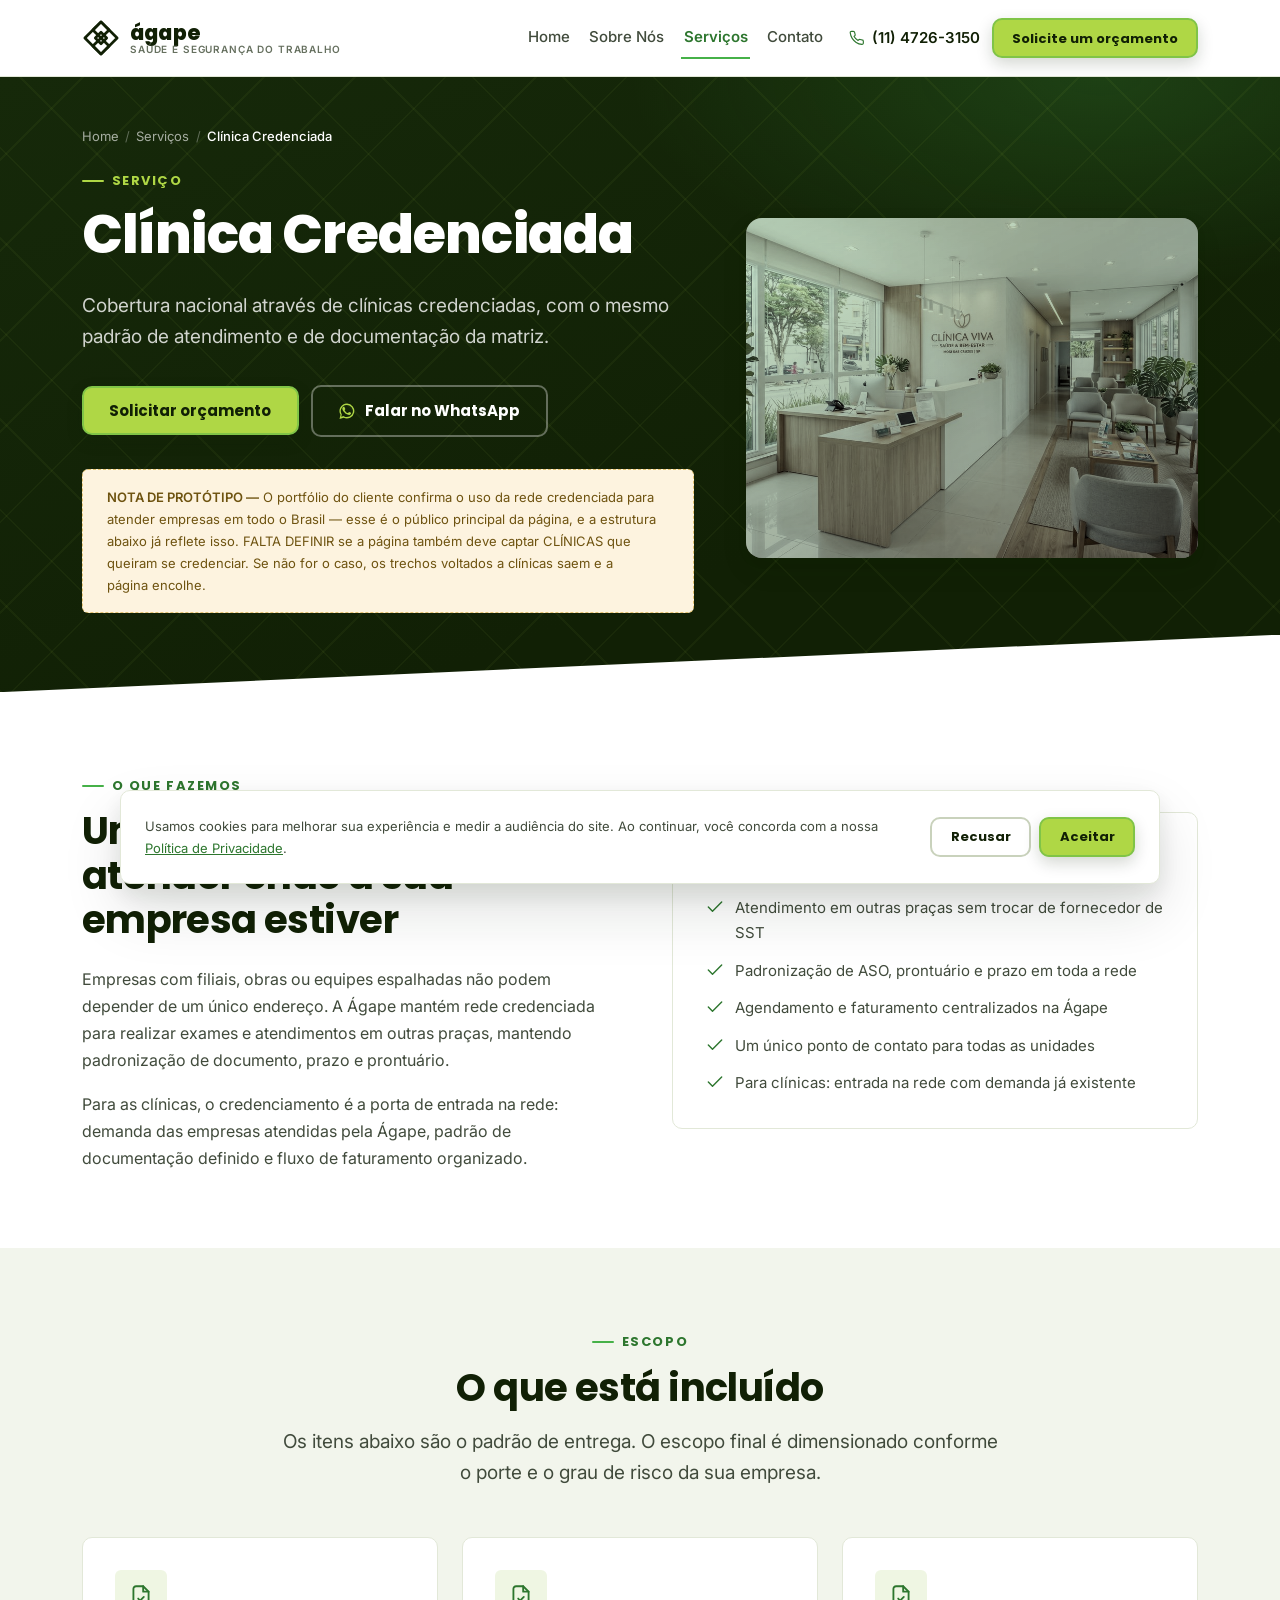
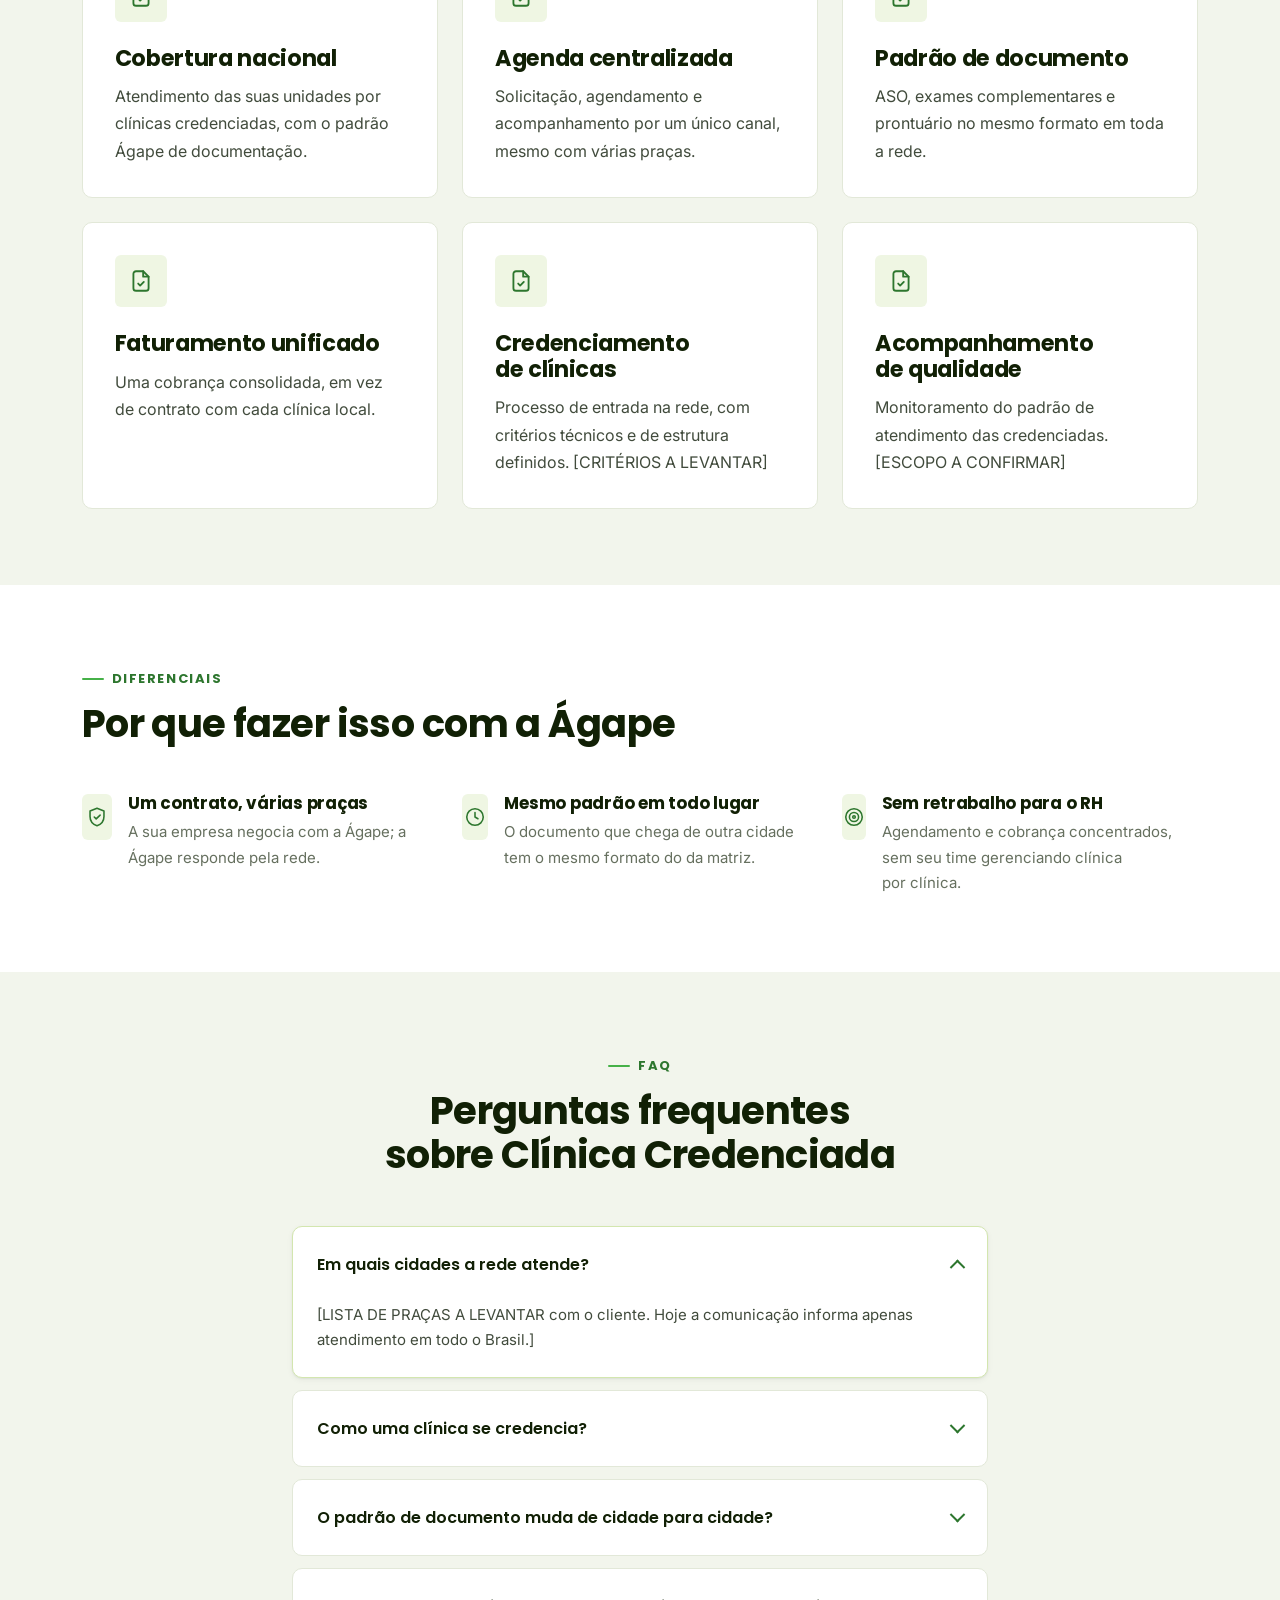
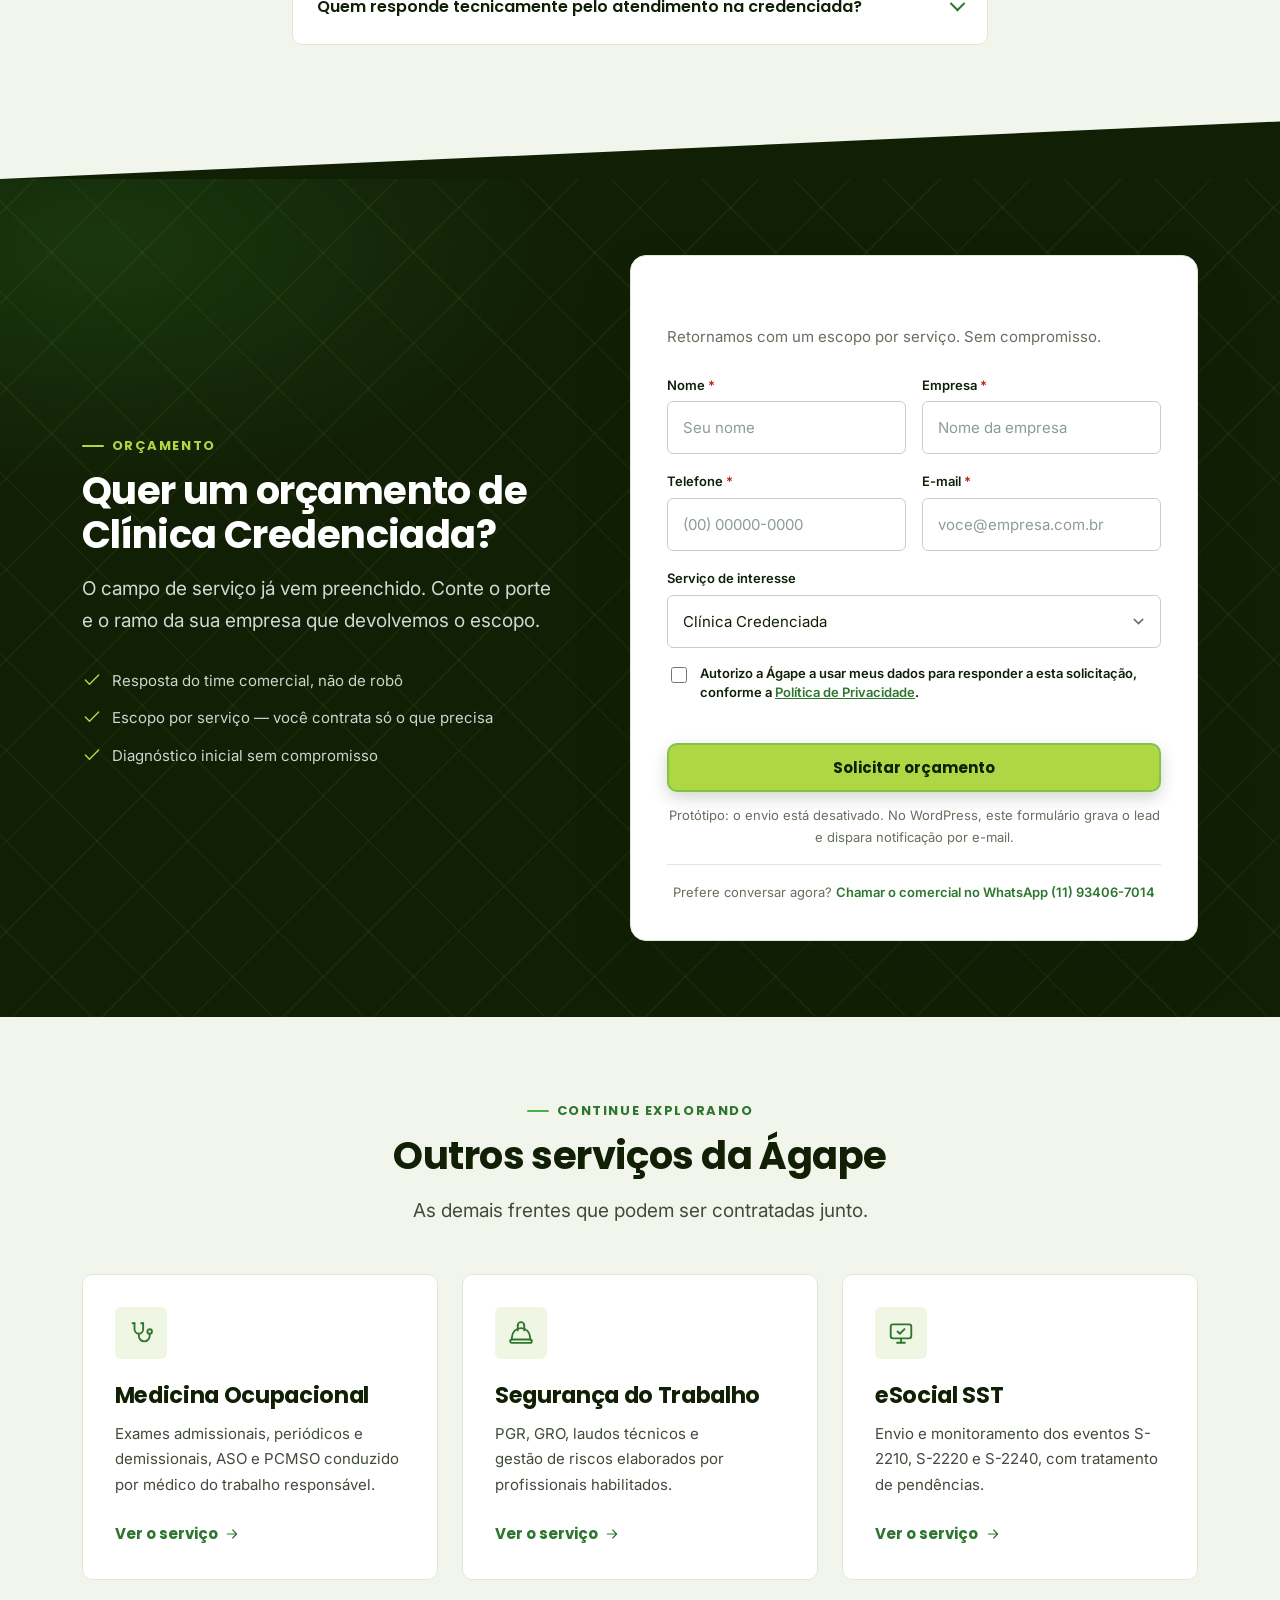
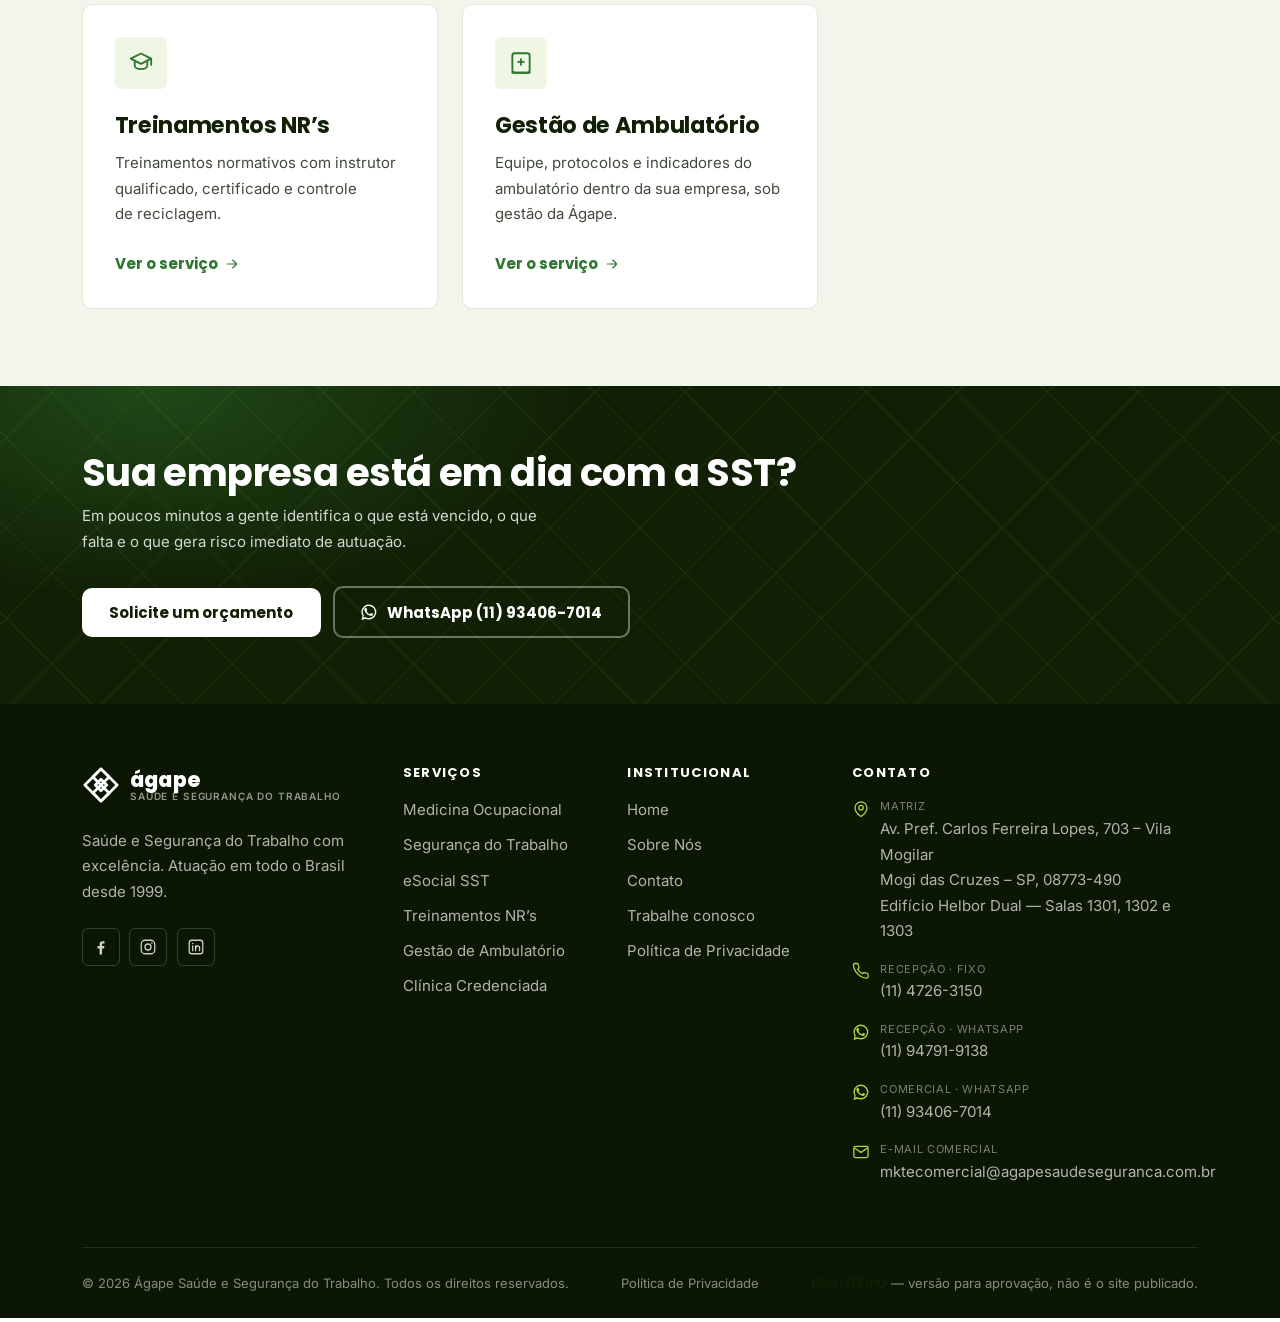
<file: clinica-credenciada/index.html>
<!DOCTYPE html>
<html lang="pt-BR">
<head>
<meta charset="utf-8">
<meta name="viewport" content="width=device-width, initial-scale=1">

<!-- ============================================================
     PÁGINA: Clínica Credenciada
     SLUG (manter no WordPress): /clinica-credenciada/
     SEO title: Clínica Credenciada | Rede Ágape SST
     SEO meta description: Rede de clínicas credenciadas para atender as unidades da sua empresa em todo o Brasil, com padrão único de documento, agenda e faturamento.
     Página de serviço — mesma estrutura de blocos nas 6. Formulário chega com o serviço pré-marcado.
     ============================================================ -->
<title>Clínica Credenciada | Rede Ágape SST</title>
<meta name="description" content="Rede de clínicas credenciadas para atender as unidades da sua empresa em todo o Brasil, com padrão único de documento, agenda e faturamento.">
<meta name="robots" content="noindex, nofollow"><!-- PROTÓTIPO: remover no site real -->

<link rel="preconnect" href="https://fonts.googleapis.com">
<link rel="preconnect" href="https://fonts.gstatic.com" crossorigin>
<link href="https://fonts.googleapis.com/css2?family=Inter:wght@400;500;600&family=Poppins:wght@600;700;800&display=swap" rel="stylesheet">
<link rel="stylesheet" href="../assets/css/style.css">

</head>
<body>

<a class="pular-para-conteudo" href="#conteudo">Pular para o conteúdo</a>

<header class="site-header">
  <div class="container header-inner">
    <!-- LOGOTIPO — PLACEHOLDER.
     Reproduz a estrutura da assinatura oficial: símbolo de losangos
     + wordmark "ágape" em caixa baixa + tagline. O símbolo aqui é uma
     APROXIMAÇÃO: substituir pelo SVG vetorial oficial.
     Regra do guia (item 02): versão preta sobre fundo claro, branca
     sobre fundo escuro; não distorcer, inclinar nem aplicar efeitos. -->
<a class="logo" href="../index.html" aria-label="Ágape Saúde e Segurança do Trabalho — página inicial">
  <span class="logo-marca"><svg viewBox="0 0 24 24" fill="none" stroke="currentColor" stroke-width="1.7" stroke-linecap="round" stroke-linejoin="round" aria-hidden="true"><path d="M12 1.8L22.2 12 12 22.2 1.8 12z"/><path d="M12 1.8L17.1 6.9 12 12 6.9 6.9z"/><path d="M12 12l5.1 5.1L12 22.2 6.9 17.1z"/><path d="M8.4 12L12 8.4l3.6 3.6L12 15.6z"/></svg></span>
  <span class="logo-texto">
    <span class="logo-nome">ágape</span>
    <span class="logo-sub">Saúde e Segurança do Trabalho</span>
  </span>
</a>

    <!-- Menu mobile em CSS puro. No Elementor: menu responsivo nativo. -->
    <input type="checkbox" id="abrir-menu" class="nav-check" aria-label="Abrir e fechar o menu">
    <span class="nav-abre" aria-hidden="true"><svg viewBox="0 0 24 24" fill="none" stroke="currentColor" stroke-width="1.7" stroke-linecap="round" stroke-linejoin="round" aria-hidden="true"><path d="M4 7h16M4 12h16M4 17h16"/></svg></span>

    <nav class="site-nav" aria-label="Menu principal">
      <ul>
      <li><a href="../index.html">Home</a></li>
      <li><a href="../sobre-nos/index.html">Sobre Nós</a></li>
      <li><a href="../servicos/index.html" aria-current="page">Serviços</a></li>
      <li><a href="../contato/index.html">Contato</a></li>
        <!-- ÁREA DO CLIENTE (SOC) — seção 5.5 do CLAUDE.md.
             Item CONDICIONAL: só entra se a Ágape for assinante do SOC/SOCRH.
             É apenas um link para o portal externo, não uma funcionalidade.
             Descomente e aponte para a URL do portal quando confirmado.
        <li><a href="#" target="_blank" rel="noopener">Área do Cliente</a></li>
        -->
        <li class="nav-cta-mobile">
          <a class="btn btn--primario" href="../contato/index.html#orcamento">Solicite um orçamento</a>
        </li>
      </ul>
    </nav>

    <div class="header-acoes">
      <a class="header-tel" href="tel:+551147263150"><svg viewBox="0 0 24 24" fill="none" stroke="currentColor" stroke-width="1.7" stroke-linecap="round" stroke-linejoin="round" aria-hidden="true"><path d="M21.5 16.9v2.7a2 2 0 0 1-2.2 2 19.6 19.6 0 0 1-8.5-3 19.3 19.3 0 0 1-6-6 19.6 19.6 0 0 1-3-8.6A2 2 0 0 1 3.8 2h2.7a2 2 0 0 1 2 1.7c.12 1 .35 1.9.67 2.8a2 2 0 0 1-.45 2.1L7.6 9.7a16 16 0 0 0 6 6l1.1-1.1a2 2 0 0 1 2.1-.45c.9.32 1.84.55 2.8.67a2 2 0 0 1 1.9 2.05z"/></svg> (11) 4726-3150</a>
      <a class="btn btn--primario btn--pequeno" href="../contato/index.html#orcamento">Solicite um orçamento</a>
    </div>
  </div>
</header>

<main id="conteudo">

<section class="pagina-topo com-diagonal com-diagonal--para-branco">
  <div class="container">
    <nav class="trilha" aria-label="Você está aqui">
      <ol>
      <li><a href="../index.html">Home</a></li>
      <li><a href="../servicos/index.html">Serviços</a></li>
      <li><span aria-current="page">Clínica Credenciada</span></li>
      </ol>
    </nav>
    <div class="pagina-topo-grade">
      <div>
        <span class="olho">Serviço</span>
        <h1>Clínica Credenciada</h1>
        <p class="lead">Cobertura nacional através de clínicas credenciadas, com o mesmo padrão de atendimento e de documentação da matriz.</p>
        <div class="grupo-botoes mt-xl">
          <a class="btn btn--primario" href="#orcamento">Solicitar orçamento</a>
          <a class="btn btn--whatsapp" href="https://wa.me/5511934067014" target="_blank" rel="noopener"><svg viewBox="0 0 24 24" fill="currentColor" aria-hidden="true"><path d="M12 2a10 10 0 0 0-8.6 15.1L2 22.5l5.6-1.4A10 10 0 1 0 12 2zm0 18.1a8 8 0 0 1-4.3-1.2l-.3-.2-3.1.8.8-3-.2-.3A8.1 8.1 0 1 1 12 20.1z"/><path d="M17 14.3c-.3-.15-1.7-.85-2-.95-.26-.1-.45-.15-.64.15s-.74.94-.9 1.13c-.17.2-.34.22-.63.07a8.1 8.1 0 0 1-2.4-1.5 9 9 0 0 1-1.66-2.06c-.17-.3 0-.46.13-.6.14-.14.3-.35.45-.53.15-.18.2-.3.3-.5.1-.2.05-.37-.02-.52-.08-.15-.64-1.55-.88-2.12-.23-.55-.47-.48-.64-.49h-.55c-.2 0-.5.07-.77.37-.26.3-1 .98-1 2.4s1.03 2.78 1.17 2.98c.15.2 2.03 3.1 4.9 4.35.69.3 1.22.47 1.64.6.69.22 1.32.19 1.81.11.55-.08 1.7-.7 1.94-1.36.24-.67.24-1.24.17-1.36-.07-.12-.26-.2-.55-.34z"/></svg> Falar no WhatsApp</a>
        </div>
    <p class="nota-prototipo mt-xl"><strong>NOTA DE PROTÓTIPO —</strong> O portfólio do cliente confirma o uso da rede credenciada para atender empresas em todo o Brasil — esse é o público principal da página, e a estrutura abaixo já reflete isso. FALTA DEFINIR se a página também deve captar CLÍNICAS que queiram se credenciar. Se não for o caso, os trechos voltados a clínicas saem e a página encolhe.</p>
      </div>
      <div>
<!-- FOTO — Pexels, licença de uso comercial livre.
     Procedência em assets/fotos/CREDITOS.md.
     Tratamento (dessatura + verde) vem do CSS .foto-tratada.
     Para voltar ao vetor: apague o .jpg e rode build.py. -->
<figure class="foto-tratada">
  <img src="../assets/fotos/clinica.jpg" alt="Arte da frente de Clínica Credenciada da Ágape" loading="lazy" decoding="async">
</figure>
</div>
    </div>
  </div>
</section>

<section class="secao">
  <div class="container duas-colunas">
    <div>
      <span class="olho">O que fazemos</span>
      <h2>Uma rede para atender onde a sua empresa estiver</h2>
      <div class="mt-lg">
      <p>Empresas com filiais, obras ou equipes espalhadas não podem depender de um único endereço. A Ágape mantém rede credenciada para realizar exames e atendimentos em outras praças, mantendo padronização de documento, prazo e prontuário.</p>
      <p>Para as clínicas, o credenciamento é a porta de entrada na rede: demanda das empresas atendidas pela Ágape, padrão de documentação definido e fluxo de faturamento organizado.</p>
      </div>
    </div>
    <div class="card">
      <h3>Em resumo</h3>
      <ul class="lista-check mt-lg">
        <li><svg viewBox="0 0 24 24" fill="none" stroke="currentColor" stroke-width="1.7" stroke-linecap="round" stroke-linejoin="round" aria-hidden="true"><path d="M20 6L9 17l-5-5"/></svg><span>Atendimento em outras praças sem trocar de fornecedor de SST</span></li>
        <li><svg viewBox="0 0 24 24" fill="none" stroke="currentColor" stroke-width="1.7" stroke-linecap="round" stroke-linejoin="round" aria-hidden="true"><path d="M20 6L9 17l-5-5"/></svg><span>Padronização de ASO, prontuário e prazo em toda a rede</span></li>
        <li><svg viewBox="0 0 24 24" fill="none" stroke="currentColor" stroke-width="1.7" stroke-linecap="round" stroke-linejoin="round" aria-hidden="true"><path d="M20 6L9 17l-5-5"/></svg><span>Agendamento e faturamento centralizados na Ágape</span></li>
        <li><svg viewBox="0 0 24 24" fill="none" stroke="currentColor" stroke-width="1.7" stroke-linecap="round" stroke-linejoin="round" aria-hidden="true"><path d="M20 6L9 17l-5-5"/></svg><span>Um único ponto de contato para todas as unidades</span></li>
        <li><svg viewBox="0 0 24 24" fill="none" stroke="currentColor" stroke-width="1.7" stroke-linecap="round" stroke-linejoin="round" aria-hidden="true"><path d="M20 6L9 17l-5-5"/></svg><span>Para clínicas: entrada na rede com demanda já existente</span></li>
      </ul>
    </div>
  </div>
</section>

<section class="secao secao--alt">
  <div class="container">
    <div class="secao-cabecalho secao-cabecalho--centro">
      <span class="olho">Escopo</span>
      <h2>O que está incluído</h2>
      <p class="lead">Os itens abaixo são o padrão de entrega. O escopo final é
      dimensionado conforme o porte e o grau de risco da sua empresa.</p>
    </div>
    <div class="grade grade--3">
      <article class="card">
        <span class="icone-caixa"><svg viewBox="0 0 24 24" fill="none" stroke="currentColor" stroke-width="1.7" stroke-linecap="round" stroke-linejoin="round" aria-hidden="true"><path d="M14 3H7.4A2.4 2.4 0 0 0 5 5.4v13.2A2.4 2.4 0 0 0 7.4 21h9.2a2.4 2.4 0 0 0 2.4-2.4V8z"/><path d="M14 3v5h5"/><path d="M9.4 14.4l1.8 1.8 3.4-3.4"/></svg></span>
        <h3>Cobertura nacional</h3>
        <p class="mt-sm">Atendimento das suas unidades por clínicas credenciadas, com o padrão Ágape de documentação.</p>
      </article>
      <article class="card">
        <span class="icone-caixa"><svg viewBox="0 0 24 24" fill="none" stroke="currentColor" stroke-width="1.7" stroke-linecap="round" stroke-linejoin="round" aria-hidden="true"><path d="M14 3H7.4A2.4 2.4 0 0 0 5 5.4v13.2A2.4 2.4 0 0 0 7.4 21h9.2a2.4 2.4 0 0 0 2.4-2.4V8z"/><path d="M14 3v5h5"/><path d="M9.4 14.4l1.8 1.8 3.4-3.4"/></svg></span>
        <h3>Agenda centralizada</h3>
        <p class="mt-sm">Solicitação, agendamento e acompanhamento por um único canal, mesmo com várias praças.</p>
      </article>
      <article class="card">
        <span class="icone-caixa"><svg viewBox="0 0 24 24" fill="none" stroke="currentColor" stroke-width="1.7" stroke-linecap="round" stroke-linejoin="round" aria-hidden="true"><path d="M14 3H7.4A2.4 2.4 0 0 0 5 5.4v13.2A2.4 2.4 0 0 0 7.4 21h9.2a2.4 2.4 0 0 0 2.4-2.4V8z"/><path d="M14 3v5h5"/><path d="M9.4 14.4l1.8 1.8 3.4-3.4"/></svg></span>
        <h3>Padrão de documento</h3>
        <p class="mt-sm">ASO, exames complementares e prontuário no mesmo formato em toda a rede.</p>
      </article>
      <article class="card">
        <span class="icone-caixa"><svg viewBox="0 0 24 24" fill="none" stroke="currentColor" stroke-width="1.7" stroke-linecap="round" stroke-linejoin="round" aria-hidden="true"><path d="M14 3H7.4A2.4 2.4 0 0 0 5 5.4v13.2A2.4 2.4 0 0 0 7.4 21h9.2a2.4 2.4 0 0 0 2.4-2.4V8z"/><path d="M14 3v5h5"/><path d="M9.4 14.4l1.8 1.8 3.4-3.4"/></svg></span>
        <h3>Faturamento unificado</h3>
        <p class="mt-sm">Uma cobrança consolidada, em vez de contrato com cada clínica local.</p>
      </article>
      <article class="card">
        <span class="icone-caixa"><svg viewBox="0 0 24 24" fill="none" stroke="currentColor" stroke-width="1.7" stroke-linecap="round" stroke-linejoin="round" aria-hidden="true"><path d="M14 3H7.4A2.4 2.4 0 0 0 5 5.4v13.2A2.4 2.4 0 0 0 7.4 21h9.2a2.4 2.4 0 0 0 2.4-2.4V8z"/><path d="M14 3v5h5"/><path d="M9.4 14.4l1.8 1.8 3.4-3.4"/></svg></span>
        <h3>Credenciamento de clínicas</h3>
        <p class="mt-sm">Processo de entrada na rede, com critérios técnicos e de estrutura definidos. [CRITÉRIOS A LEVANTAR]</p>
      </article>
      <article class="card">
        <span class="icone-caixa"><svg viewBox="0 0 24 24" fill="none" stroke="currentColor" stroke-width="1.7" stroke-linecap="round" stroke-linejoin="round" aria-hidden="true"><path d="M14 3H7.4A2.4 2.4 0 0 0 5 5.4v13.2A2.4 2.4 0 0 0 7.4 21h9.2a2.4 2.4 0 0 0 2.4-2.4V8z"/><path d="M14 3v5h5"/><path d="M9.4 14.4l1.8 1.8 3.4-3.4"/></svg></span>
        <h3>Acompanhamento de qualidade</h3>
        <p class="mt-sm">Monitoramento do padrão de atendimento das credenciadas. [ESCOPO A CONFIRMAR]</p>
      </article>
    </div>
  </div>
</section>

<section class="secao">
  <div class="container">
    <div class="secao-cabecalho">
      <span class="olho">Diferenciais</span>
      <h2>Por que fazer isso com a Ágape</h2>
    </div>
    <div class="grade grade--3">
      <div class="diferencial">
        <span class="icone-caixa"><svg viewBox="0 0 24 24" fill="none" stroke="currentColor" stroke-width="1.7" stroke-linecap="round" stroke-linejoin="round" aria-hidden="true"><path d="M12 2.5l7.6 3v5.9c0 4.9-3.2 8.6-7.6 10.1-4.4-1.5-7.6-5.2-7.6-10.1V5.5z"/><path d="M9 12l2.1 2.1L15.4 9.9"/></svg></span>
        <div>
          <h3>Um contrato, várias praças</h3>
          <p>A sua empresa negocia com a Ágape; a Ágape responde pela rede.</p>
        </div>
      </div>
      <div class="diferencial">
        <span class="icone-caixa"><svg viewBox="0 0 24 24" fill="none" stroke="currentColor" stroke-width="1.7" stroke-linecap="round" stroke-linejoin="round" aria-hidden="true"><circle cx="12" cy="12" r="9"/><path d="M12 7.2V12l3.2 1.9"/></svg></span>
        <div>
          <h3>Mesmo padrão em todo lugar</h3>
          <p>O documento que chega de outra cidade tem o mesmo formato do da matriz.</p>
        </div>
      </div>
      <div class="diferencial">
        <span class="icone-caixa"><svg viewBox="0 0 24 24" fill="none" stroke="currentColor" stroke-width="1.7" stroke-linecap="round" stroke-linejoin="round" aria-hidden="true"><circle cx="12" cy="12" r="9"/><circle cx="12" cy="12" r="5"/><circle cx="12" cy="12" r="1.4"/></svg></span>
        <div>
          <h3>Sem retrabalho para o RH</h3>
          <p>Agendamento e cobrança concentrados, sem seu time gerenciando clínica por clínica.</p>
        </div>
      </div>
    </div>
  </div>
</section>

<section class="secao secao--alt com-diagonal com-diagonal--para-escuro">
  <div class="container container--estreito">
    <div class="secao-cabecalho secao-cabecalho--centro">
      <span class="olho">FAQ</span>
      <h2>Perguntas frequentes sobre Clínica Credenciada</h2>
    </div>
    <!-- Accordion nativo com <details>. No Elementor: widget Accordion. -->
    <div class="faq">
      <details class="faq-item" open>
        <summary>Em quais cidades a rede atende?</summary>
        <div class="faq-resposta"><p>[LISTA DE PRAÇAS A LEVANTAR com o cliente. Hoje a comunicação informa apenas atendimento em todo o Brasil.]</p></div>
      </details>
      <details class="faq-item">
        <summary>Como uma clínica se credencia?</summary>
        <div class="faq-resposta"><p>Pelo formulário desta página. A Ágape avalia estrutura, habilitação e capacidade de atendimento antes de concluir o credenciamento. [FLUXO A CONFIRMAR]</p></div>
      </details>
      <details class="faq-item">
        <summary>O padrão de documento muda de cidade para cidade?</summary>
        <div class="faq-resposta"><p>Não. O modelo de ASO e o fluxo de envio ao eSocial são os mesmos em toda a rede.</p></div>
      </details>
      <details class="faq-item">
        <summary>Quem responde tecnicamente pelo atendimento na credenciada?</summary>
        <div class="faq-resposta"><p>A responsabilidade técnica local é da clínica credenciada, dentro do padrão e da coordenação definidos pela Ágape. [REDAÇÃO A VALIDAR com o responsável técnico]</p></div>
      </details>
    </div>
  </div>
</section>

<section class="secao secao--escura" id="orcamento">
  <div class="container form-bloco-grade">
    <div>
      <span class="olho">Orçamento</span>
      <h2>Quer um orçamento de Clínica Credenciada?</h2>
      <p class="lead mt-md">O campo de serviço já vem preenchido. Conte o porte e o ramo da sua empresa que devolvemos o escopo.</p>
      <ul class="lista-check mt-xl">
        <li><svg viewBox="0 0 24 24" fill="none" stroke="currentColor" stroke-width="1.7" stroke-linecap="round" stroke-linejoin="round" aria-hidden="true"><path d="M20 6L9 17l-5-5"/></svg><span>Resposta do time comercial, não de robô</span></li>
        <li><svg viewBox="0 0 24 24" fill="none" stroke="currentColor" stroke-width="1.7" stroke-linecap="round" stroke-linejoin="round" aria-hidden="true"><path d="M20 6L9 17l-5-5"/></svg><span>Escopo por serviço — você contrata só o que precisa</span></li>
        <li><svg viewBox="0 0 24 24" fill="none" stroke="currentColor" stroke-width="1.7" stroke-linecap="round" stroke-linejoin="round" aria-hidden="true"><path d="M20 6L9 17l-5-5"/></svg><span>Diagnóstico inicial sem compromisso</span></li>
      </ul>
    </div>
    
<div class="form-cartao" id="orcamento">
  <h3>Solicite um orçamento</h3>
  <p class="form-sub">Retornamos com um escopo por serviço. Sem compromisso.</p>

  <!-- Serviço PRÉ-MARCADO nesta página: clinica -->
  <form class="campos campos--2col" method="post" action="#" novalidate>
    <div class="campo">
      <label for="orcamento-nome">Nome <span class="obrigatorio" aria-hidden="true">*</span></label>
      <input type="text" id="orcamento-nome" name="nome" placeholder="Seu nome" required>
    </div>
    <div class="campo">
      <label for="orcamento-empresa">Empresa <span class="obrigatorio" aria-hidden="true">*</span></label>
      <input type="text" id="orcamento-empresa" name="empresa" placeholder="Nome da empresa" required>
    </div>
    <div class="campo">
      <label for="orcamento-telefone">Telefone <span class="obrigatorio" aria-hidden="true">*</span></label>
      <input type="tel" id="orcamento-telefone" name="telefone" placeholder="(00) 00000-0000" required>
    </div>
    <div class="campo">
      <label for="orcamento-email">E-mail <span class="obrigatorio" aria-hidden="true">*</span></label>
      <input type="email" id="orcamento-email" name="email" placeholder="voce@empresa.com.br" required>
    </div>
    <div class="campo campo--largo">
      <label for="orcamento-servico">Serviço de interesse</label>
      <select id="orcamento-servico" name="servico">
              <option value="">Selecione o serviço</option>
              <option value="medicina">Medicina Ocupacional</option>
              <option value="seguranca">Segurança do Trabalho</option>
              <option value="esocial">eSocial SST</option>
              <option value="treinamentos">Treinamentos NR’s</option>
              <option value="ambulatorio">Gestão de Ambulatório</option>
              <option value="clinica" selected>Clínica Credenciada</option>
              <option value="orientacao">Ainda não sei — preciso de orientação</option>
      </select>
    </div>

    <div class="campo campo--largo">
      <label class="consentimento" for="orcamento-lgpd">
        <input type="checkbox" id="orcamento-lgpd" name="lgpd" required>
        <span>Autorizo a Ágape a usar meus dados para responder a esta
        solicitação, conforme a <a href="../politica-de-privacidade/index.html">Política de Privacidade</a>.</span>
      </label>
    </div>

    <div class="campo campo--largo form-rodape">
      <!-- type="button": no protótipo o formulário NÃO envia (seção 8). -->
      <button type="button" class="btn btn--primario btn--bloco">Solicitar orçamento</button>
      <p class="form-nota">Protótipo: o envio está desativado. No WordPress,
      este formulário grava o lead e dispara notificação por e-mail.</p>
    </div>
  </form>

  <p class="form-alternativa">
    Prefere conversar agora? <a href="https://wa.me/5511934067014" target="_blank" rel="noopener">Chamar o
    comercial no WhatsApp (11) 93406-7014</a>
  </p>
</div>
  </div>
</section>

<section class="secao secao--alt">
  <div class="container">
    <div class="secao-cabecalho secao-cabecalho--centro">
      <span class="olho">Continue explorando</span>
      <h2>Outros serviços da Ágape</h2>
      <p class="lead">As demais frentes que podem ser contratadas junto.</p>
    </div>
    <!-- GRADE DE SERVIÇOS — bloco repetível. Cada card leva à página do
         serviço, onde o formulário já chega com o serviço pré-marcado
         (roteamento por intenção, seção 5.1). -->
    <div class="grade grade--3">
      <article class="card card-servico">
        <span class="icone-caixa"><svg viewBox="0 0 24 24" fill="none" stroke="currentColor" stroke-width="1.7" stroke-linecap="round" stroke-linejoin="round" aria-hidden="true"><path d="M6 3v5.6a4 4 0 0 0 8 0V3"/><path d="M4.2 3H6M12.2 3H14"/><path d="M10 12.6v2.1a5 5 0 0 0 10 0v-1.4"/><circle cx="20" cy="10.6" r="2.1"/></svg></span>
        <h3>Medicina Ocupacional</h3>
        <p>Exames admissionais, periódicos e demissionais, ASO e PCMSO conduzido por médico do trabalho responsável.</p>
        <a class="link-seta" href="../medicina-ocupacional-empresas/index.html">Ver o serviço <svg viewBox="0 0 24 24" fill="none" stroke="currentColor" stroke-width="1.7" stroke-linecap="round" stroke-linejoin="round" aria-hidden="true"><path d="M5 12h14M13 6l6 6-6 6"/></svg></a>
      </article>
      <article class="card card-servico">
        <span class="icone-caixa"><svg viewBox="0 0 24 24" fill="none" stroke="currentColor" stroke-width="1.7" stroke-linecap="round" stroke-linejoin="round" aria-hidden="true"><path d="M3.6 18v-2.1a8.4 8.4 0 0 1 16.8 0V18"/><rect x="2" y="18" width="20" height="3.1" rx="1.5"/><path d="M9 5V9.6M15 5V9.6"/><path d="M9 5a3 3 0 0 1 6 0"/></svg></span>
        <h3>Segurança do Trabalho</h3>
        <p>PGR, GRO, laudos técnicos e gestão de riscos elaborados por profissionais habilitados.</p>
        <a class="link-seta" href="../seguranca-trabalho-empresas/index.html">Ver o serviço <svg viewBox="0 0 24 24" fill="none" stroke="currentColor" stroke-width="1.7" stroke-linecap="round" stroke-linejoin="round" aria-hidden="true"><path d="M5 12h14M13 6l6 6-6 6"/></svg></a>
      </article>
      <article class="card card-servico">
        <span class="icone-caixa"><svg viewBox="0 0 24 24" fill="none" stroke="currentColor" stroke-width="1.7" stroke-linecap="round" stroke-linejoin="round" aria-hidden="true"><rect x="2.5" y="4" width="19" height="13" rx="2.2"/><path d="M8.4 21h7.2M12 17.2V21"/><path d="M8.8 10.6l2.1 2.1 4.3-4.3"/></svg></span>
        <h3>eSocial SST</h3>
        <p>Envio e monitoramento dos eventos S-2210, S-2220 e S-2240, com tratamento de pendências.</p>
        <a class="link-seta" href="../esocial-sst-empresas/index.html">Ver o serviço <svg viewBox="0 0 24 24" fill="none" stroke="currentColor" stroke-width="1.7" stroke-linecap="round" stroke-linejoin="round" aria-hidden="true"><path d="M5 12h14M13 6l6 6-6 6"/></svg></a>
      </article>
      <article class="card card-servico">
        <span class="icone-caixa"><svg viewBox="0 0 24 24" fill="none" stroke="currentColor" stroke-width="1.7" stroke-linecap="round" stroke-linejoin="round" aria-hidden="true"><path d="M12 3.2L2.6 8 12 12.8 21.4 8z"/><path d="M6.2 10.2v4.4c0 1.7 2.6 3 5.8 3s5.8-1.3 5.8-3v-4.4"/><path d="M21.4 8v5.6"/></svg></span>
        <h3>Treinamentos NR’s</h3>
        <p>Treinamentos normativos com instrutor qualificado, certificado e controle de reciclagem.</p>
        <a class="link-seta" href="../treinamentos-nrs-empresas/index.html">Ver o serviço <svg viewBox="0 0 24 24" fill="none" stroke="currentColor" stroke-width="1.7" stroke-linecap="round" stroke-linejoin="round" aria-hidden="true"><path d="M5 12h14M13 6l6 6-6 6"/></svg></a>
      </article>
      <article class="card card-servico">
        <span class="icone-caixa"><svg viewBox="0 0 24 24" fill="none" stroke="currentColor" stroke-width="1.7" stroke-linecap="round" stroke-linejoin="round" aria-hidden="true"><rect x="4" y="3" width="16" height="18" rx="2.2"/><path d="M12 8.4v5.2M9.4 11h5.2"/><path d="M4 21h16"/></svg></span>
        <h3>Gestão de Ambulatório</h3>
        <p>Equipe, protocolos e indicadores do ambulatório dentro da sua empresa, sob gestão da Ágape.</p>
        <a class="link-seta" href="../gestao-ambulatorio-empresas/index.html">Ver o serviço <svg viewBox="0 0 24 24" fill="none" stroke="currentColor" stroke-width="1.7" stroke-linecap="round" stroke-linejoin="round" aria-hidden="true"><path d="M5 12h14M13 6l6 6-6 6"/></svg></a>
      </article>
    </div>
  </div>
</section>

<section class="cta-final">
  <div class="container cta-final-inner">
    <div>
      <h2>Sua empresa está em dia com a SST?</h2>
      <p>Em poucos minutos a gente identifica o que está vencido, o que falta e o que gera risco imediato de autuação.</p>
    </div>
    <div class="grupo-botoes">
      <a class="btn btn--claro" href="../contato/index.html#orcamento">Solicite um orçamento</a>
      <a class="btn btn--fantasma-claro" href="https://wa.me/5511934067014" target="_blank" rel="noopener">
        <svg viewBox="0 0 24 24" fill="currentColor" aria-hidden="true"><path d="M12 2a10 10 0 0 0-8.6 15.1L2 22.5l5.6-1.4A10 10 0 1 0 12 2zm0 18.1a8 8 0 0 1-4.3-1.2l-.3-.2-3.1.8.8-3-.2-.3A8.1 8.1 0 1 1 12 20.1z"/><path d="M17 14.3c-.3-.15-1.7-.85-2-.95-.26-.1-.45-.15-.64.15s-.74.94-.9 1.13c-.17.2-.34.22-.63.07a8.1 8.1 0 0 1-2.4-1.5 9 9 0 0 1-1.66-2.06c-.17-.3 0-.46.13-.6.14-.14.3-.35.45-.53.15-.18.2-.3.3-.5.1-.2.05-.37-.02-.52-.08-.15-.64-1.55-.88-2.12-.23-.55-.47-.48-.64-.49h-.55c-.2 0-.5.07-.77.37-.26.3-1 .98-1 2.4s1.03 2.78 1.17 2.98c.15.2 2.03 3.1 4.9 4.35.69.3 1.22.47 1.64.6.69.22 1.32.19 1.81.11.55-.08 1.7-.7 1.94-1.36.24-.67.24-1.24.17-1.36-.07-.12-.26-.2-.55-.34z"/></svg> WhatsApp (11) 93406-7014</a>
    </div>
  </div>
</section>
</main>

<footer class="site-footer">
  <div class="container">
    <div class="footer-grade">

      <div>
        <!-- LOGOTIPO — PLACEHOLDER.
     Reproduz a estrutura da assinatura oficial: símbolo de losangos
     + wordmark "ágape" em caixa baixa + tagline. O símbolo aqui é uma
     APROXIMAÇÃO: substituir pelo SVG vetorial oficial.
     Regra do guia (item 02): versão preta sobre fundo claro, branca
     sobre fundo escuro; não distorcer, inclinar nem aplicar efeitos. -->
<a class="logo" href="../index.html" aria-label="Ágape Saúde e Segurança do Trabalho — página inicial">
  <span class="logo-marca"><svg viewBox="0 0 24 24" fill="none" stroke="currentColor" stroke-width="1.7" stroke-linecap="round" stroke-linejoin="round" aria-hidden="true"><path d="M12 1.8L22.2 12 12 22.2 1.8 12z"/><path d="M12 1.8L17.1 6.9 12 12 6.9 6.9z"/><path d="M12 12l5.1 5.1L12 22.2 6.9 17.1z"/><path d="M8.4 12L12 8.4l3.6 3.6L12 15.6z"/></svg></span>
  <span class="logo-texto">
    <span class="logo-nome">ágape</span>
    <span class="logo-sub">Saúde e Segurança do Trabalho</span>
  </span>
</a>
        <p class="footer-sobre">Saúde e Segurança do Trabalho com excelência.
        Atuação em todo o Brasil desde 1999.</p>
        <div class="footer-redes">
          <a href="https://www.facebook.com/agapepericias" target="_blank" rel="noopener" aria-label="Facebook da Ágape"><svg viewBox="0 0 24 24" fill="currentColor" aria-hidden="true"><path d="M13.4 22v-8.1h2.7l.42-3.15H13.4V8.73c0-.9.25-1.53 1.56-1.53h1.67V4.38A22 22 0 0 0 14.2 4.25c-2.4 0-4.05 1.47-4.05 4.17v2.33H7.42V13.9h2.73V22z"/></svg></a>
          <a href="https://www.instagram.com/agape.sst/" target="_blank" rel="noopener" aria-label="Instagram da Ágape"><svg viewBox="0 0 24 24" fill="none" stroke="currentColor" stroke-width="1.7" stroke-linecap="round" stroke-linejoin="round" aria-hidden="true"><rect x="3" y="3" width="18" height="18" rx="5"/><circle cx="12" cy="12" r="4"/><circle cx="17.2" cy="6.8" r="1.1" fill="currentColor" stroke="none"/></svg></a>
          <a href="https://www.linkedin.com/company/%C3%A1gape-sa%C3%BAde-e-seguran%C3%A7a-do-trabalho/" target="_blank" rel="noopener" aria-label="LinkedIn da Ágape"><svg viewBox="0 0 24 24" fill="none" stroke="currentColor" stroke-width="1.7" stroke-linecap="round" stroke-linejoin="round" aria-hidden="true"><rect x="3" y="3" width="18" height="18" rx="3.4"/><path d="M7.6 10.4v6.5"/><circle cx="7.6" cy="7.4" r="1" fill="currentColor" stroke="none"/><path d="M11.5 16.9v-6.5"/><path d="M11.5 13.4c0-1.7 1.05-2.9 2.65-2.9s2.65 1.2 2.65 2.9v3.5"/></svg></a>
        </div>
      </div>

      <div>
        <h2 class="footer-titulo">Serviços</h2>
        <ul class="footer-lista">
        <li><a href="../medicina-ocupacional-empresas/index.html">Medicina Ocupacional</a></li>
        <li><a href="../seguranca-trabalho-empresas/index.html">Segurança do Trabalho</a></li>
        <li><a href="../esocial-sst-empresas/index.html">eSocial SST</a></li>
        <li><a href="../treinamentos-nrs-empresas/index.html">Treinamentos NR’s</a></li>
        <li><a href="../gestao-ambulatorio-empresas/index.html">Gestão de Ambulatório</a></li>
        <li><a href="../clinica-credenciada/index.html">Clínica Credenciada</a></li>
        </ul>
      </div>

      <div>
        <h2 class="footer-titulo">Institucional</h2>
        <ul class="footer-lista">
          <li><a href="../index.html">Home</a></li>
          <li><a href="../sobre-nos/index.html">Sobre Nós</a></li>
          <li><a href="../contato/index.html">Contato</a></li>
          <li><a href="../contato/index.html">Trabalhe conosco</a></li>
          <li><a href="../politica-de-privacidade/index.html">Política de Privacidade</a></li>
        </ul>
      </div>

      <div>
        <h2 class="footer-titulo">Contato</h2>
        <ul class="footer-contato">
          <li><svg viewBox="0 0 24 24" fill="none" stroke="currentColor" stroke-width="1.7" stroke-linecap="round" stroke-linejoin="round" aria-hidden="true"><path d="M20 10.5c0 5.8-8 11.5-8 11.5s-8-5.7-8-11.5a8 8 0 1 1 16 0z"/><circle cx="12" cy="10.2" r="3"/></svg>
            <span>
              <span class="rotulo">Matriz</span>
              Av. Pref. Carlos Ferreira Lopes, 703 – Vila Mogilar<br>Mogi das Cruzes – SP, 08773-490<br>Edifício Helbor Dual — Salas 1301, 1302 e 1303
            </span>
          </li>
          <li><svg viewBox="0 0 24 24" fill="none" stroke="currentColor" stroke-width="1.7" stroke-linecap="round" stroke-linejoin="round" aria-hidden="true"><path d="M21.5 16.9v2.7a2 2 0 0 1-2.2 2 19.6 19.6 0 0 1-8.5-3 19.3 19.3 0 0 1-6-6 19.6 19.6 0 0 1-3-8.6A2 2 0 0 1 3.8 2h2.7a2 2 0 0 1 2 1.7c.12 1 .35 1.9.67 2.8a2 2 0 0 1-.45 2.1L7.6 9.7a16 16 0 0 0 6 6l1.1-1.1a2 2 0 0 1 2.1-.45c.9.32 1.84.55 2.8.67a2 2 0 0 1 1.9 2.05z"/></svg>
            <span>
              <span class="rotulo">Recepção · fixo</span>
              <a href="tel:+551147263150">(11) 4726-3150</a>
            </span>
          </li>
          <li><svg viewBox="0 0 24 24" fill="currentColor" aria-hidden="true"><path d="M12 2a10 10 0 0 0-8.6 15.1L2 22.5l5.6-1.4A10 10 0 1 0 12 2zm0 18.1a8 8 0 0 1-4.3-1.2l-.3-.2-3.1.8.8-3-.2-.3A8.1 8.1 0 1 1 12 20.1z"/><path d="M17 14.3c-.3-.15-1.7-.85-2-.95-.26-.1-.45-.15-.64.15s-.74.94-.9 1.13c-.17.2-.34.22-.63.07a8.1 8.1 0 0 1-2.4-1.5 9 9 0 0 1-1.66-2.06c-.17-.3 0-.46.13-.6.14-.14.3-.35.45-.53.15-.18.2-.3.3-.5.1-.2.05-.37-.02-.52-.08-.15-.64-1.55-.88-2.12-.23-.55-.47-.48-.64-.49h-.55c-.2 0-.5.07-.77.37-.26.3-1 .98-1 2.4s1.03 2.78 1.17 2.98c.15.2 2.03 3.1 4.9 4.35.69.3 1.22.47 1.64.6.69.22 1.32.19 1.81.11.55-.08 1.7-.7 1.94-1.36.24-.67.24-1.24.17-1.36-.07-.12-.26-.2-.55-.34z"/></svg>
            <span>
              <span class="rotulo">Recepção · WhatsApp</span>
              <a href="https://wa.me/5511947919138" target="_blank" rel="noopener">(11) 94791-9138</a>
            </span>
          </li>
          <li><svg viewBox="0 0 24 24" fill="currentColor" aria-hidden="true"><path d="M12 2a10 10 0 0 0-8.6 15.1L2 22.5l5.6-1.4A10 10 0 1 0 12 2zm0 18.1a8 8 0 0 1-4.3-1.2l-.3-.2-3.1.8.8-3-.2-.3A8.1 8.1 0 1 1 12 20.1z"/><path d="M17 14.3c-.3-.15-1.7-.85-2-.95-.26-.1-.45-.15-.64.15s-.74.94-.9 1.13c-.17.2-.34.22-.63.07a8.1 8.1 0 0 1-2.4-1.5 9 9 0 0 1-1.66-2.06c-.17-.3 0-.46.13-.6.14-.14.3-.35.45-.53.15-.18.2-.3.3-.5.1-.2.05-.37-.02-.52-.08-.15-.64-1.55-.88-2.12-.23-.55-.47-.48-.64-.49h-.55c-.2 0-.5.07-.77.37-.26.3-1 .98-1 2.4s1.03 2.78 1.17 2.98c.15.2 2.03 3.1 4.9 4.35.69.3 1.22.47 1.64.6.69.22 1.32.19 1.81.11.55-.08 1.7-.7 1.94-1.36.24-.67.24-1.24.17-1.36-.07-.12-.26-.2-.55-.34z"/></svg>
            <span>
              <span class="rotulo">Comercial · WhatsApp</span>
              <a href="https://wa.me/5511934067014" target="_blank" rel="noopener">(11) 93406-7014</a>
            </span>
          </li>
          <li><svg viewBox="0 0 24 24" fill="none" stroke="currentColor" stroke-width="1.7" stroke-linecap="round" stroke-linejoin="round" aria-hidden="true"><rect x="2.5" y="4.5" width="19" height="15" rx="2.4"/><path d="M3.2 6.6l8.8 5.9 8.8-5.9"/></svg>
            <span>
              <span class="rotulo">E-mail comercial</span>
              <a href="mailto:mktecomercial@agapesaudeseguranca.com.br">mktecomercial@agapesaudeseguranca.com.br</a>
            </span>
          </li>
        </ul>
      </div>

    </div>

    <div class="footer-base">
      <p>© 2026 Ágape Saúde e Segurança do Trabalho. Todos os direitos reservados.</p>
      <nav aria-label="Links do rodapé">
        <a href="../politica-de-privacidade/index.html">Política de Privacidade</a>
      </nav>
      <p><strong>PROTÓTIPO</strong> — versão para aprovação, não é o site publicado.</p>
    </div>
  </div>
</footer>

<!-- BANNER LGPD (seção 2 e 5 do CLAUDE.md).
     No protótipo é só visual: fecha via CSS, sem gravar nada — a regra 8
     proíbe localStorage. No WordPress vira plugin de consentimento que
     registra a escolha do visitante. -->
<input type="checkbox" id="lgpd-ok" class="lgpd-check" aria-label="Fechar aviso de cookies">
<div class="lgpd-banner" role="region" aria-label="Aviso de cookies">
  <p>Usamos cookies para melhorar sua experiência e medir a audiência do site.
  Ao continuar, você concorda com a nossa
  <a href="../politica-de-privacidade/index.html">Política de Privacidade</a>.</p>
  <div class="lgpd-acoes">
    <label class="btn btn--contorno btn--pequeno" for="lgpd-ok">Recusar</label>
    <label class="btn btn--primario btn--pequeno" for="lgpd-ok">Aceitar</label>
  </div>
</div>

<!-- Único script do protótipo: anima os números da seção "em operação".
     É enfeite — o valor final já está no HTML, então sem JS nada se perde.
     No Elementor: widget Contador (gratuito). -->
<script src="../assets/js/contadores.js" defer></script>

</body>
</html>
</file>
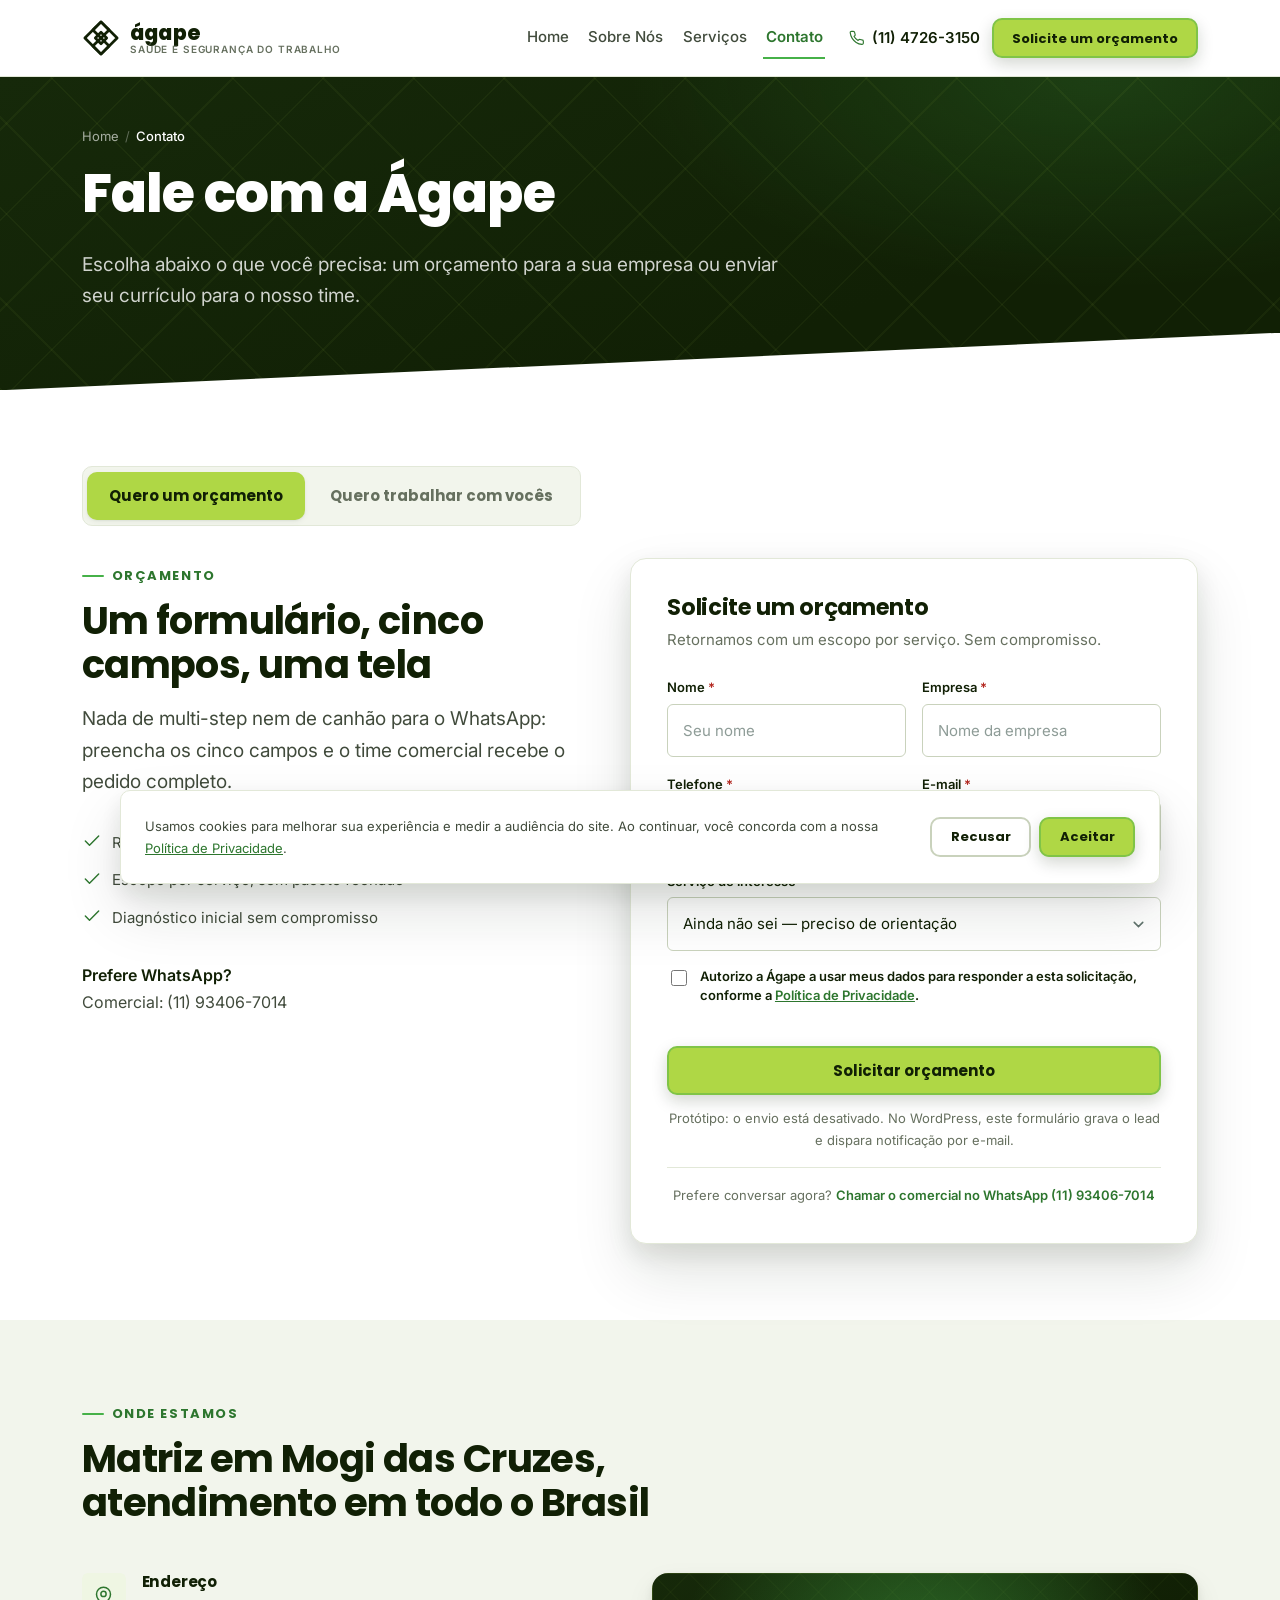
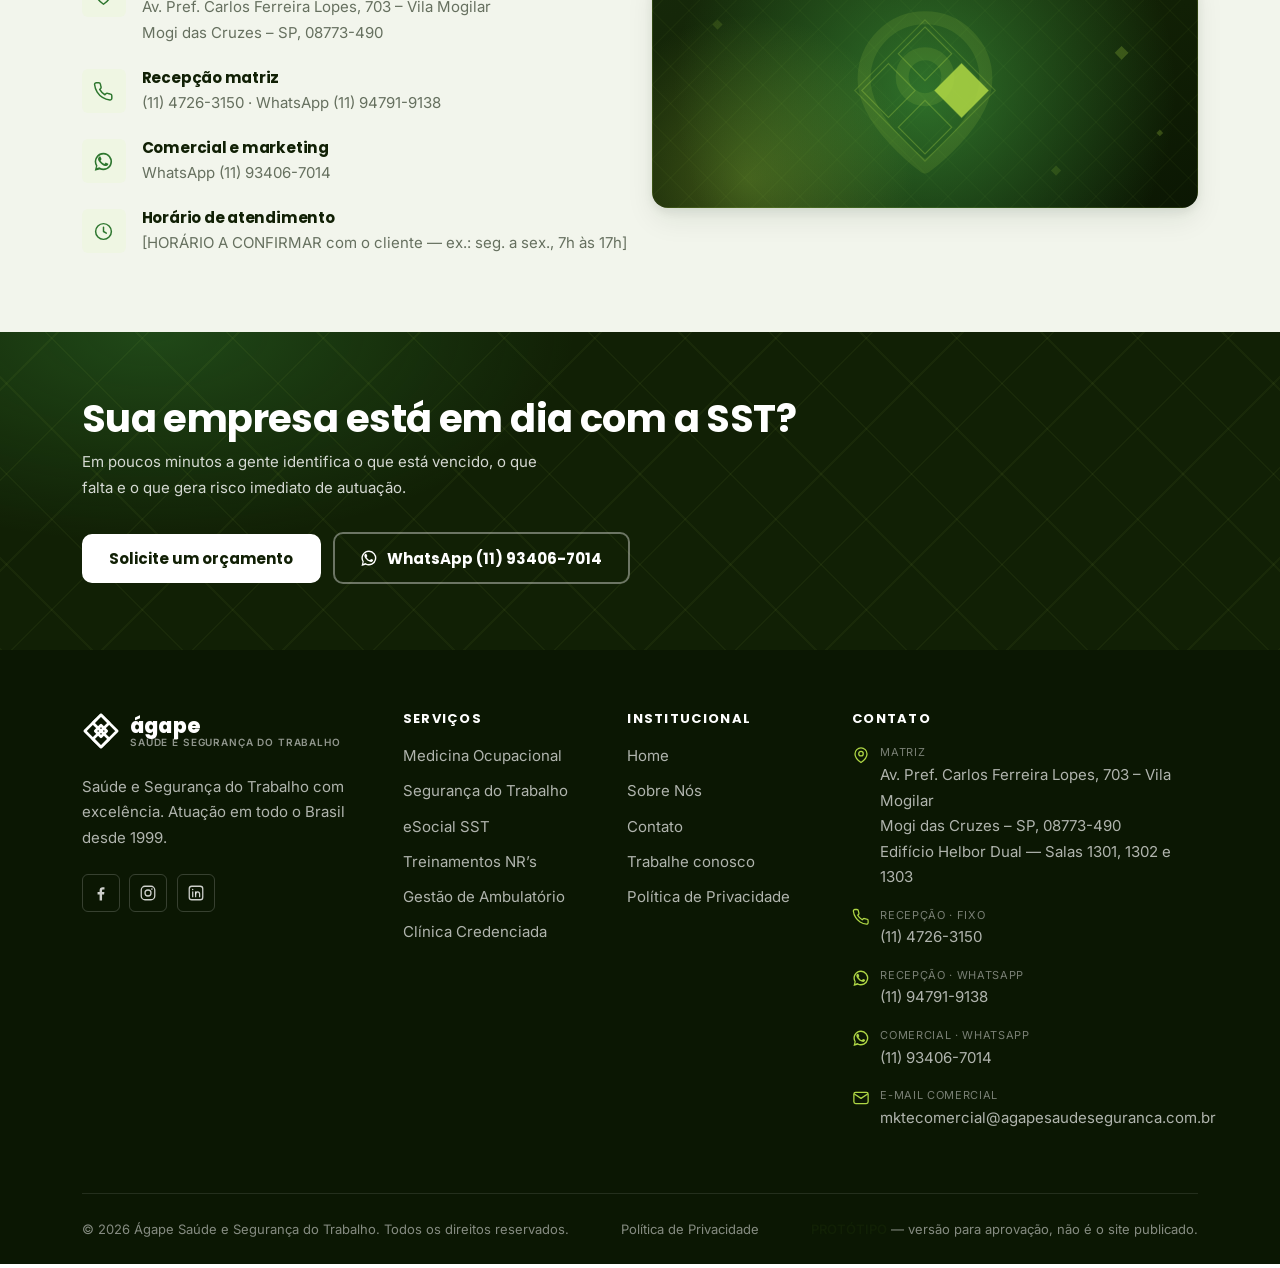
<file: contato/index.html>
<!DOCTYPE html>
<html lang="pt-BR">
<head>
<meta charset="utf-8">
<meta name="viewport" content="width=device-width, initial-scale=1">

<!-- ============================================================
     PÁGINA: Contato
     SLUG (manter no WordPress): /contato/
     SEO title: Contato e Orçamento | Ágape SST
     SEO meta description: Solicite um orçamento de Saúde e Segurança do Trabalho ou envie seu currículo para a Ágape. Mogi das Cruzes-SP, com atendimento em todo o Brasil.
     
     ============================================================ -->
<title>Contato e Orçamento | Ágape SST</title>
<meta name="description" content="Solicite um orçamento de Saúde e Segurança do Trabalho ou envie seu currículo para a Ágape. Mogi das Cruzes-SP, com atendimento em todo o Brasil.">
<meta name="robots" content="noindex, nofollow"><!-- PROTÓTIPO: remover no site real -->

<link rel="preconnect" href="https://fonts.googleapis.com">
<link rel="preconnect" href="https://fonts.gstatic.com" crossorigin>
<link href="https://fonts.googleapis.com/css2?family=Inter:wght@400;500;600&family=Poppins:wght@600;700;800&display=swap" rel="stylesheet">
<link rel="stylesheet" href="../assets/css/style.css">

<!-- SCHEMA LocalBusiness — só com dados CONFIRMADOS pelo cliente.
     Falta CNPJ e horário de funcionamento; completar na fase WordPress. -->
<script type="application/ld+json">
{
  "@context": "https://schema.org",
  "@type": "LocalBusiness",
  "name": "Ágape Saúde e Segurança do Trabalho",
  "description": "Medicina Ocupacional, Segurança do Trabalho, Treinamentos NRs e eSocial SST para empresas.",
  "foundingDate": "1999",
  "url": "https://www.agapesaudeseguranca.com.br",
  "email": "mktecomercial@agapesaudeseguranca.com.br",
  "address": {
    "@type": "PostalAddress",
    "streetAddress": "Av. Pref. Carlos Ferreira Lopes, 703 — Edifício Helbor Dual — Salas 1301, 1302 e 1303",
    "addressLocality": "Mogi das Cruzes",
    "addressRegion": "SP",
    "postalCode": "08773-490",
    "addressCountry": "BR"
  },
  "telephone": "+551147263150",
  "areaServed": "BR",
  "sameAs": ["https://www.facebook.com/agapepericias", "https://www.instagram.com/agape.sst/", "https://www.linkedin.com/company/%C3%A1gape-sa%C3%BAde-e-seguran%C3%A7a-do-trabalho/"]
}
</script>
</head>
<body>

<a class="pular-para-conteudo" href="#conteudo">Pular para o conteúdo</a>

<header class="site-header">
  <div class="container header-inner">
    <!-- LOGOTIPO — PLACEHOLDER.
     Reproduz a estrutura da assinatura oficial: símbolo de losangos
     + wordmark "ágape" em caixa baixa + tagline. O símbolo aqui é uma
     APROXIMAÇÃO: substituir pelo SVG vetorial oficial.
     Regra do guia (item 02): versão preta sobre fundo claro, branca
     sobre fundo escuro; não distorcer, inclinar nem aplicar efeitos. -->
<a class="logo" href="../index.html" aria-label="Ágape Saúde e Segurança do Trabalho — página inicial">
  <span class="logo-marca"><svg viewBox="0 0 24 24" fill="none" stroke="currentColor" stroke-width="1.7" stroke-linecap="round" stroke-linejoin="round" aria-hidden="true"><path d="M12 1.8L22.2 12 12 22.2 1.8 12z"/><path d="M12 1.8L17.1 6.9 12 12 6.9 6.9z"/><path d="M12 12l5.1 5.1L12 22.2 6.9 17.1z"/><path d="M8.4 12L12 8.4l3.6 3.6L12 15.6z"/></svg></span>
  <span class="logo-texto">
    <span class="logo-nome">ágape</span>
    <span class="logo-sub">Saúde e Segurança do Trabalho</span>
  </span>
</a>

    <!-- Menu mobile em CSS puro. No Elementor: menu responsivo nativo. -->
    <input type="checkbox" id="abrir-menu" class="nav-check" aria-label="Abrir e fechar o menu">
    <span class="nav-abre" aria-hidden="true"><svg viewBox="0 0 24 24" fill="none" stroke="currentColor" stroke-width="1.7" stroke-linecap="round" stroke-linejoin="round" aria-hidden="true"><path d="M4 7h16M4 12h16M4 17h16"/></svg></span>

    <nav class="site-nav" aria-label="Menu principal">
      <ul>
      <li><a href="../index.html">Home</a></li>
      <li><a href="../sobre-nos/index.html">Sobre Nós</a></li>
      <li><a href="../servicos/index.html">Serviços</a></li>
      <li><a href="../contato/index.html" aria-current="page">Contato</a></li>
        <!-- ÁREA DO CLIENTE (SOC) — seção 5.5 do CLAUDE.md.
             Item CONDICIONAL: só entra se a Ágape for assinante do SOC/SOCRH.
             É apenas um link para o portal externo, não uma funcionalidade.
             Descomente e aponte para a URL do portal quando confirmado.
        <li><a href="#" target="_blank" rel="noopener">Área do Cliente</a></li>
        -->
        <li class="nav-cta-mobile">
          <a class="btn btn--primario" href="../contato/index.html#orcamento">Solicite um orçamento</a>
        </li>
      </ul>
    </nav>

    <div class="header-acoes">
      <a class="header-tel" href="tel:+551147263150"><svg viewBox="0 0 24 24" fill="none" stroke="currentColor" stroke-width="1.7" stroke-linecap="round" stroke-linejoin="round" aria-hidden="true"><path d="M21.5 16.9v2.7a2 2 0 0 1-2.2 2 19.6 19.6 0 0 1-8.5-3 19.3 19.3 0 0 1-6-6 19.6 19.6 0 0 1-3-8.6A2 2 0 0 1 3.8 2h2.7a2 2 0 0 1 2 1.7c.12 1 .35 1.9.67 2.8a2 2 0 0 1-.45 2.1L7.6 9.7a16 16 0 0 0 6 6l1.1-1.1a2 2 0 0 1 2.1-.45c.9.32 1.84.55 2.8.67a2 2 0 0 1 1.9 2.05z"/></svg> (11) 4726-3150</a>
      <a class="btn btn--primario btn--pequeno" href="../contato/index.html#orcamento">Solicite um orçamento</a>
    </div>
  </div>
</header>

<main id="conteudo">

<section class="pagina-topo com-diagonal com-diagonal--para-branco">
  <div class="container">
    <nav class="trilha" aria-label="Você está aqui">
      <ol>
      <li><a href="../index.html">Home</a></li>
      <li><span aria-current="page">Contato</span></li>
      </ol>
    </nav>
    <h1>Fale com a Ágape</h1>
    <p class="lead">Escolha abaixo o que você precisa: um orçamento para a sua empresa ou enviar seu currículo para o nosso time.</p>
  </div>
</section>

<!-- CONTATO COM DUAS ABAS (seção 5.2). Abas em CSS puro, via radio.
     No Elementor: widget Tabs nativo — inclusive com link direto para a
     segunda aba, que o protótipo estático não consegue fazer sem JS. -->
<section class="secao">
  <div class="container">
    <div class="abas">
      <input class="aba-radio" type="radio" name="aba-contato" id="aba-orcamento" checked>
      <input class="aba-radio" type="radio" name="aba-contato" id="aba-trabalhe">

      <div class="aba-lista">
        <label for="aba-orcamento">Quero um orçamento</label>
        <label for="aba-trabalhe">Quero trabalhar com vocês</label>
      </div>

      <div class="aba-conteudo">
        <div class="aba-painel" id="painel-orcamento">
          <div class="form-bloco-grade">

    <div>
      <span class="olho">Orçamento</span>
      <h2>Um formulário, cinco campos, uma tela</h2>
      <p class="lead mt-md">Nada de multi-step nem de canhão para o WhatsApp:
      preencha os cinco campos e o time comercial recebe o pedido completo.</p>
      <ul class="lista-check mt-xl">
        <li><svg viewBox="0 0 24 24" fill="none" stroke="currentColor" stroke-width="1.7" stroke-linecap="round" stroke-linejoin="round" aria-hidden="true"><path d="M20 6L9 17l-5-5"/></svg><span>Retorno do time comercial da Ágape</span></li>
        <li><svg viewBox="0 0 24 24" fill="none" stroke="currentColor" stroke-width="1.7" stroke-linecap="round" stroke-linejoin="round" aria-hidden="true"><path d="M20 6L9 17l-5-5"/></svg><span>Escopo por serviço, sem pacote fechado</span></li>
        <li><svg viewBox="0 0 24 24" fill="none" stroke="currentColor" stroke-width="1.7" stroke-linecap="round" stroke-linejoin="round" aria-hidden="true"><path d="M20 6L9 17l-5-5"/></svg><span>Diagnóstico inicial sem compromisso</span></li>
      </ul>
      <p class="mt-xl"><strong>Prefere WhatsApp?</strong><br>
      Comercial: <a href="https://wa.me/5511934067014" target="_blank" rel="noopener">(11) 93406-7014</a></p>
    </div>

<div class="form-cartao" id="orcamento">
  <h3>Solicite um orçamento</h3>
  <p class="form-sub">Retornamos com um escopo por serviço. Sem compromisso.</p>

  <!-- Sem pré-marcação: formulário genérico -->
  <form class="campos campos--2col" method="post" action="#" novalidate>
    <div class="campo">
      <label for="orcamento-nome">Nome <span class="obrigatorio" aria-hidden="true">*</span></label>
      <input type="text" id="orcamento-nome" name="nome" placeholder="Seu nome" required>
    </div>
    <div class="campo">
      <label for="orcamento-empresa">Empresa <span class="obrigatorio" aria-hidden="true">*</span></label>
      <input type="text" id="orcamento-empresa" name="empresa" placeholder="Nome da empresa" required>
    </div>
    <div class="campo">
      <label for="orcamento-telefone">Telefone <span class="obrigatorio" aria-hidden="true">*</span></label>
      <input type="tel" id="orcamento-telefone" name="telefone" placeholder="(00) 00000-0000" required>
    </div>
    <div class="campo">
      <label for="orcamento-email">E-mail <span class="obrigatorio" aria-hidden="true">*</span></label>
      <input type="email" id="orcamento-email" name="email" placeholder="voce@empresa.com.br" required>
    </div>
    <div class="campo campo--largo">
      <label for="orcamento-servico">Serviço de interesse</label>
      <select id="orcamento-servico" name="servico">
              <option value="">Selecione o serviço</option>
              <option value="medicina">Medicina Ocupacional</option>
              <option value="seguranca">Segurança do Trabalho</option>
              <option value="esocial">eSocial SST</option>
              <option value="treinamentos">Treinamentos NR’s</option>
              <option value="ambulatorio">Gestão de Ambulatório</option>
              <option value="clinica">Clínica Credenciada</option>
              <option value="orientacao" selected>Ainda não sei — preciso de orientação</option>
      </select>
    </div>

    <div class="campo campo--largo">
      <label class="consentimento" for="orcamento-lgpd">
        <input type="checkbox" id="orcamento-lgpd" name="lgpd" required>
        <span>Autorizo a Ágape a usar meus dados para responder a esta
        solicitação, conforme a <a href="../politica-de-privacidade/index.html">Política de Privacidade</a>.</span>
      </label>
    </div>

    <div class="campo campo--largo form-rodape">
      <!-- type="button": no protótipo o formulário NÃO envia (seção 8). -->
      <button type="button" class="btn btn--primario btn--bloco">Solicitar orçamento</button>
      <p class="form-nota">Protótipo: o envio está desativado. No WordPress,
      este formulário grava o lead e dispara notificação por e-mail.</p>
    </div>
  </form>

  <p class="form-alternativa">
    Prefere conversar agora? <a href="https://wa.me/5511934067014" target="_blank" rel="noopener">Chamar o
    comercial no WhatsApp (11) 93406-7014</a>
  </p>
</div>
          </div>
        </div>

        <div class="aba-painel" id="painel-trabalhe">
          <div class="form-bloco-grade">

    <div>
      <span class="olho">Trabalhe conosco</span>
      <h2>Quero trabalhar com vocês</h2>
      <p class="lead mt-md">Esta aba substitui a antiga página "Faça parte", que
      saiu do menu principal e passou a viver dentro de Contato.</p>
      <ul class="lista-check mt-xl">
        <li><svg viewBox="0 0 24 24" fill="none" stroke="currentColor" stroke-width="1.7" stroke-linecap="round" stroke-linejoin="round" aria-hidden="true"><path d="M20 6L9 17l-5-5"/></svg><span>Equipe multidisciplinar de saúde e segurança</span></li>
        <li><svg viewBox="0 0 24 24" fill="none" stroke="currentColor" stroke-width="1.7" stroke-linecap="round" stroke-linejoin="round" aria-hidden="true"><path d="M20 6L9 17l-5-5"/></svg><span>Matriz em Mogi das Cruzes, com atuação nacional</span></li>
        <li><svg viewBox="0 0 24 24" fill="none" stroke="currentColor" stroke-width="1.7" stroke-linecap="round" stroke-linejoin="round" aria-hidden="true"><path d="M20 6L9 17l-5-5"/></svg><span>Currículos ficam no banco de talentos da Ágape</span></li>
      </ul>
    </div>

<div class="form-cartao">
  <h3>Envie seu currículo</h3>
  <p class="form-sub">A Ágape mantém banco de talentos para as vagas que abrem
  ao longo do ano.</p>

  <form class="campos campos--2col" method="post" action="#" novalidate>
    <div class="campo">
      <label for="cv-nome">Nome completo <span class="obrigatorio" aria-hidden="true">*</span></label>
      <input type="text" id="cv-nome" name="nome" placeholder="Seu nome" required>
    </div>
    <div class="campo">
      <label for="cv-email">E-mail <span class="obrigatorio" aria-hidden="true">*</span></label>
      <input type="email" id="cv-email" name="email" placeholder="voce@email.com" required>
    </div>
    <div class="campo">
      <label for="cv-telefone">Telefone <span class="obrigatorio" aria-hidden="true">*</span></label>
      <input type="tel" id="cv-telefone" name="telefone" placeholder="(00) 00000-0000" required>
    </div>
    <div class="campo">
      <label for="cv-cidade">Cidade / UF</label>
      <input type="text" id="cv-cidade" name="cidade" placeholder="Mogi das Cruzes / SP">
    </div>
    <div class="campo campo--largo">
      <label for="cv-area">Área de interesse</label>
      <select id="cv-area" name="area">
              <option value="">Selecione a área</option>
              <option value="medicina-do-trabalho">Medicina do trabalho</option>
              <option value="enfermagem-do-trabalho">Enfermagem do trabalho</option>
              <option value="engenharia-de-segurança">Engenharia de segurança</option>
              <option value="técnico-de-segurança-do-trabalho">Técnico de segurança do trabalho</option>
              <option value="administrativo-e-atendimento">Administrativo e atendimento</option>
              <option value="comercial">Comercial</option>
              <option value="outra-área">Outra área</option>
      </select>
    </div>
    <div class="campo campo--largo">
      <label for="cv-arquivo">Currículo <span class="obrigatorio" aria-hidden="true">*</span></label>
      <!-- UPLOAD DE CURRÍCULO (seção 5.2). No WordPress: campo de upload do
           Fluent Forms/WPForms, com limite de tamanho e tipos permitidos. -->
      <div class="campo-arquivo">
        <svg viewBox="0 0 24 24" fill="none" stroke="currentColor" stroke-width="1.7" stroke-linecap="round" stroke-linejoin="round" aria-hidden="true"><path d="M12 15.6V3.6"/><path d="M8 7.6l4-4 4 4"/><path d="M4 15.6v2.8A2 2 0 0 0 6 20.4h12a2 2 0 0 0 2-2v-2.8"/></svg>
        <strong>Arraste seu currículo aqui ou selecione o arquivo</strong>
        <p class="campo-ajuda">PDF ou DOC, até 5 MB.</p>
        <input type="file" id="cv-arquivo" name="curriculo" accept=".pdf,.doc,.docx">
      </div>
    </div>
    <div class="campo campo--largo">
      <label for="cv-msg">Mensagem (opcional)</label>
      <textarea id="cv-msg" name="mensagem" placeholder="Conte brevemente sua experiência em SST."></textarea>
    </div>
    <div class="campo campo--largo">
      <label class="consentimento" for="cv-lgpd">
        <input type="checkbox" id="cv-lgpd" name="lgpd" required>
        <span>Autorizo a Ágape a armazenar meus dados e meu currículo para
        processos seletivos, conforme a <a href="../politica-de-privacidade/index.html">Política de Privacidade</a>.</span>
      </label>
    </div>
    <div class="campo campo--largo form-rodape">
      <button type="button" class="btn btn--primario btn--bloco">Enviar currículo</button>
      <p class="form-nota">Protótipo: o envio está desativado. No WordPress,
      o arquivo é recebido e o RH notificado por e-mail.</p>
    </div>
  </form>
</div>
          </div>
        </div>
      </div>
    </div>
  </div>
</section>

<section class="secao secao--alt">
  <div class="container">
    <div class="secao-cabecalho">
      <span class="olho">Onde estamos</span>
      <h2>Matriz em Mogi das Cruzes, atendimento em todo o Brasil</h2>
    </div>
    <div class="grade grade--2">
      <div class="grade">
        <div class="contato-item">
          <span class="icone-caixa"><svg viewBox="0 0 24 24" fill="none" stroke="currentColor" stroke-width="1.7" stroke-linecap="round" stroke-linejoin="round" aria-hidden="true"><path d="M20 10.5c0 5.8-8 11.5-8 11.5s-8-5.7-8-11.5a8 8 0 1 1 16 0z"/><circle cx="12" cy="10.2" r="3"/></svg></span>
          <div>
            <h3>Endereço</h3>
            <p>Av. Pref. Carlos Ferreira Lopes, 703 – Vila Mogilar<br>Mogi das Cruzes – SP, 08773-490</p>
          </div>
        </div>
        <div class="contato-item">
          <span class="icone-caixa"><svg viewBox="0 0 24 24" fill="none" stroke="currentColor" stroke-width="1.7" stroke-linecap="round" stroke-linejoin="round" aria-hidden="true"><path d="M21.5 16.9v2.7a2 2 0 0 1-2.2 2 19.6 19.6 0 0 1-8.5-3 19.3 19.3 0 0 1-6-6 19.6 19.6 0 0 1-3-8.6A2 2 0 0 1 3.8 2h2.7a2 2 0 0 1 2 1.7c.12 1 .35 1.9.67 2.8a2 2 0 0 1-.45 2.1L7.6 9.7a16 16 0 0 0 6 6l1.1-1.1a2 2 0 0 1 2.1-.45c.9.32 1.84.55 2.8.67a2 2 0 0 1 1.9 2.05z"/></svg></span>
          <div>
            <h3>Recepção matriz</h3>
            <p><a href="tel:+551147263150">(11) 4726-3150</a> · WhatsApp
            <a href="https://wa.me/5511947919138" target="_blank" rel="noopener">(11) 94791-9138</a></p>
          </div>
        </div>
        <div class="contato-item">
          <span class="icone-caixa"><svg viewBox="0 0 24 24" fill="currentColor" aria-hidden="true"><path d="M12 2a10 10 0 0 0-8.6 15.1L2 22.5l5.6-1.4A10 10 0 1 0 12 2zm0 18.1a8 8 0 0 1-4.3-1.2l-.3-.2-3.1.8.8-3-.2-.3A8.1 8.1 0 1 1 12 20.1z"/><path d="M17 14.3c-.3-.15-1.7-.85-2-.95-.26-.1-.45-.15-.64.15s-.74.94-.9 1.13c-.17.2-.34.22-.63.07a8.1 8.1 0 0 1-2.4-1.5 9 9 0 0 1-1.66-2.06c-.17-.3 0-.46.13-.6.14-.14.3-.35.45-.53.15-.18.2-.3.3-.5.1-.2.05-.37-.02-.52-.08-.15-.64-1.55-.88-2.12-.23-.55-.47-.48-.64-.49h-.55c-.2 0-.5.07-.77.37-.26.3-1 .98-1 2.4s1.03 2.78 1.17 2.98c.15.2 2.03 3.1 4.9 4.35.69.3 1.22.47 1.64.6.69.22 1.32.19 1.81.11.55-.08 1.7-.7 1.94-1.36.24-.67.24-1.24.17-1.36-.07-.12-.26-.2-.55-.34z"/></svg></span>
          <div>
            <h3>Comercial e marketing</h3>
            <p>WhatsApp <a href="https://wa.me/5511934067014" target="_blank" rel="noopener">(11) 93406-7014</a></p>
          </div>
        </div>
        <div class="contato-item">
          <span class="icone-caixa"><svg viewBox="0 0 24 24" fill="none" stroke="currentColor" stroke-width="1.7" stroke-linecap="round" stroke-linejoin="round" aria-hidden="true"><circle cx="12" cy="12" r="9"/><path d="M12 7.2V12l3.2 1.9"/></svg></span>
          <div>
            <h3>Horário de atendimento</h3>
            <p>[HORÁRIO A CONFIRMAR com o cliente — ex.: seg. a sex., 7h às 17h]</p>
          </div>
        </div>
      </div>
      <div>
        <!-- MAPA: no WordPress, incorporar o Google Maps da matriz.
             Aqui fica o placeholder para não depender de script externo. -->
        
<!-- ARTE VETORIAL — autoral, gerada por arte.py.
     Vira foto assim que existir assets/fotos/mapa.jpg -->
<img class="arte foto-tratada--mapa" src="../assets/img/mapa.svg" alt="Arte no lugar do mapa da matriz — no WordPress, incorporar o Google Maps do endereço" loading="lazy">

      </div>
    </div>
  </div>
</section>

<section class="cta-final">
  <div class="container cta-final-inner">
    <div>
      <h2>Sua empresa está em dia com a SST?</h2>
      <p>Em poucos minutos a gente identifica o que está vencido, o que falta e o que gera risco imediato de autuação.</p>
    </div>
    <div class="grupo-botoes">
      <a class="btn btn--claro" href="../contato/index.html#orcamento">Solicite um orçamento</a>
      <a class="btn btn--fantasma-claro" href="https://wa.me/5511934067014" target="_blank" rel="noopener">
        <svg viewBox="0 0 24 24" fill="currentColor" aria-hidden="true"><path d="M12 2a10 10 0 0 0-8.6 15.1L2 22.5l5.6-1.4A10 10 0 1 0 12 2zm0 18.1a8 8 0 0 1-4.3-1.2l-.3-.2-3.1.8.8-3-.2-.3A8.1 8.1 0 1 1 12 20.1z"/><path d="M17 14.3c-.3-.15-1.7-.85-2-.95-.26-.1-.45-.15-.64.15s-.74.94-.9 1.13c-.17.2-.34.22-.63.07a8.1 8.1 0 0 1-2.4-1.5 9 9 0 0 1-1.66-2.06c-.17-.3 0-.46.13-.6.14-.14.3-.35.45-.53.15-.18.2-.3.3-.5.1-.2.05-.37-.02-.52-.08-.15-.64-1.55-.88-2.12-.23-.55-.47-.48-.64-.49h-.55c-.2 0-.5.07-.77.37-.26.3-1 .98-1 2.4s1.03 2.78 1.17 2.98c.15.2 2.03 3.1 4.9 4.35.69.3 1.22.47 1.64.6.69.22 1.32.19 1.81.11.55-.08 1.7-.7 1.94-1.36.24-.67.24-1.24.17-1.36-.07-.12-.26-.2-.55-.34z"/></svg> WhatsApp (11) 93406-7014</a>
    </div>
  </div>
</section>
</main>

<footer class="site-footer">
  <div class="container">
    <div class="footer-grade">

      <div>
        <!-- LOGOTIPO — PLACEHOLDER.
     Reproduz a estrutura da assinatura oficial: símbolo de losangos
     + wordmark "ágape" em caixa baixa + tagline. O símbolo aqui é uma
     APROXIMAÇÃO: substituir pelo SVG vetorial oficial.
     Regra do guia (item 02): versão preta sobre fundo claro, branca
     sobre fundo escuro; não distorcer, inclinar nem aplicar efeitos. -->
<a class="logo" href="../index.html" aria-label="Ágape Saúde e Segurança do Trabalho — página inicial">
  <span class="logo-marca"><svg viewBox="0 0 24 24" fill="none" stroke="currentColor" stroke-width="1.7" stroke-linecap="round" stroke-linejoin="round" aria-hidden="true"><path d="M12 1.8L22.2 12 12 22.2 1.8 12z"/><path d="M12 1.8L17.1 6.9 12 12 6.9 6.9z"/><path d="M12 12l5.1 5.1L12 22.2 6.9 17.1z"/><path d="M8.4 12L12 8.4l3.6 3.6L12 15.6z"/></svg></span>
  <span class="logo-texto">
    <span class="logo-nome">ágape</span>
    <span class="logo-sub">Saúde e Segurança do Trabalho</span>
  </span>
</a>
        <p class="footer-sobre">Saúde e Segurança do Trabalho com excelência.
        Atuação em todo o Brasil desde 1999.</p>
        <div class="footer-redes">
          <a href="https://www.facebook.com/agapepericias" target="_blank" rel="noopener" aria-label="Facebook da Ágape"><svg viewBox="0 0 24 24" fill="currentColor" aria-hidden="true"><path d="M13.4 22v-8.1h2.7l.42-3.15H13.4V8.73c0-.9.25-1.53 1.56-1.53h1.67V4.38A22 22 0 0 0 14.2 4.25c-2.4 0-4.05 1.47-4.05 4.17v2.33H7.42V13.9h2.73V22z"/></svg></a>
          <a href="https://www.instagram.com/agape.sst/" target="_blank" rel="noopener" aria-label="Instagram da Ágape"><svg viewBox="0 0 24 24" fill="none" stroke="currentColor" stroke-width="1.7" stroke-linecap="round" stroke-linejoin="round" aria-hidden="true"><rect x="3" y="3" width="18" height="18" rx="5"/><circle cx="12" cy="12" r="4"/><circle cx="17.2" cy="6.8" r="1.1" fill="currentColor" stroke="none"/></svg></a>
          <a href="https://www.linkedin.com/company/%C3%A1gape-sa%C3%BAde-e-seguran%C3%A7a-do-trabalho/" target="_blank" rel="noopener" aria-label="LinkedIn da Ágape"><svg viewBox="0 0 24 24" fill="none" stroke="currentColor" stroke-width="1.7" stroke-linecap="round" stroke-linejoin="round" aria-hidden="true"><rect x="3" y="3" width="18" height="18" rx="3.4"/><path d="M7.6 10.4v6.5"/><circle cx="7.6" cy="7.4" r="1" fill="currentColor" stroke="none"/><path d="M11.5 16.9v-6.5"/><path d="M11.5 13.4c0-1.7 1.05-2.9 2.65-2.9s2.65 1.2 2.65 2.9v3.5"/></svg></a>
        </div>
      </div>

      <div>
        <h2 class="footer-titulo">Serviços</h2>
        <ul class="footer-lista">
        <li><a href="../medicina-ocupacional-empresas/index.html">Medicina Ocupacional</a></li>
        <li><a href="../seguranca-trabalho-empresas/index.html">Segurança do Trabalho</a></li>
        <li><a href="../esocial-sst-empresas/index.html">eSocial SST</a></li>
        <li><a href="../treinamentos-nrs-empresas/index.html">Treinamentos NR’s</a></li>
        <li><a href="../gestao-ambulatorio-empresas/index.html">Gestão de Ambulatório</a></li>
        <li><a href="../clinica-credenciada/index.html">Clínica Credenciada</a></li>
        </ul>
      </div>

      <div>
        <h2 class="footer-titulo">Institucional</h2>
        <ul class="footer-lista">
          <li><a href="../index.html">Home</a></li>
          <li><a href="../sobre-nos/index.html">Sobre Nós</a></li>
          <li><a href="../contato/index.html">Contato</a></li>
          <li><a href="../contato/index.html">Trabalhe conosco</a></li>
          <li><a href="../politica-de-privacidade/index.html">Política de Privacidade</a></li>
        </ul>
      </div>

      <div>
        <h2 class="footer-titulo">Contato</h2>
        <ul class="footer-contato">
          <li><svg viewBox="0 0 24 24" fill="none" stroke="currentColor" stroke-width="1.7" stroke-linecap="round" stroke-linejoin="round" aria-hidden="true"><path d="M20 10.5c0 5.8-8 11.5-8 11.5s-8-5.7-8-11.5a8 8 0 1 1 16 0z"/><circle cx="12" cy="10.2" r="3"/></svg>
            <span>
              <span class="rotulo">Matriz</span>
              Av. Pref. Carlos Ferreira Lopes, 703 – Vila Mogilar<br>Mogi das Cruzes – SP, 08773-490<br>Edifício Helbor Dual — Salas 1301, 1302 e 1303
            </span>
          </li>
          <li><svg viewBox="0 0 24 24" fill="none" stroke="currentColor" stroke-width="1.7" stroke-linecap="round" stroke-linejoin="round" aria-hidden="true"><path d="M21.5 16.9v2.7a2 2 0 0 1-2.2 2 19.6 19.6 0 0 1-8.5-3 19.3 19.3 0 0 1-6-6 19.6 19.6 0 0 1-3-8.6A2 2 0 0 1 3.8 2h2.7a2 2 0 0 1 2 1.7c.12 1 .35 1.9.67 2.8a2 2 0 0 1-.45 2.1L7.6 9.7a16 16 0 0 0 6 6l1.1-1.1a2 2 0 0 1 2.1-.45c.9.32 1.84.55 2.8.67a2 2 0 0 1 1.9 2.05z"/></svg>
            <span>
              <span class="rotulo">Recepção · fixo</span>
              <a href="tel:+551147263150">(11) 4726-3150</a>
            </span>
          </li>
          <li><svg viewBox="0 0 24 24" fill="currentColor" aria-hidden="true"><path d="M12 2a10 10 0 0 0-8.6 15.1L2 22.5l5.6-1.4A10 10 0 1 0 12 2zm0 18.1a8 8 0 0 1-4.3-1.2l-.3-.2-3.1.8.8-3-.2-.3A8.1 8.1 0 1 1 12 20.1z"/><path d="M17 14.3c-.3-.15-1.7-.85-2-.95-.26-.1-.45-.15-.64.15s-.74.94-.9 1.13c-.17.2-.34.22-.63.07a8.1 8.1 0 0 1-2.4-1.5 9 9 0 0 1-1.66-2.06c-.17-.3 0-.46.13-.6.14-.14.3-.35.45-.53.15-.18.2-.3.3-.5.1-.2.05-.37-.02-.52-.08-.15-.64-1.55-.88-2.12-.23-.55-.47-.48-.64-.49h-.55c-.2 0-.5.07-.77.37-.26.3-1 .98-1 2.4s1.03 2.78 1.17 2.98c.15.2 2.03 3.1 4.9 4.35.69.3 1.22.47 1.64.6.69.22 1.32.19 1.81.11.55-.08 1.7-.7 1.94-1.36.24-.67.24-1.24.17-1.36-.07-.12-.26-.2-.55-.34z"/></svg>
            <span>
              <span class="rotulo">Recepção · WhatsApp</span>
              <a href="https://wa.me/5511947919138" target="_blank" rel="noopener">(11) 94791-9138</a>
            </span>
          </li>
          <li><svg viewBox="0 0 24 24" fill="currentColor" aria-hidden="true"><path d="M12 2a10 10 0 0 0-8.6 15.1L2 22.5l5.6-1.4A10 10 0 1 0 12 2zm0 18.1a8 8 0 0 1-4.3-1.2l-.3-.2-3.1.8.8-3-.2-.3A8.1 8.1 0 1 1 12 20.1z"/><path d="M17 14.3c-.3-.15-1.7-.85-2-.95-.26-.1-.45-.15-.64.15s-.74.94-.9 1.13c-.17.2-.34.22-.63.07a8.1 8.1 0 0 1-2.4-1.5 9 9 0 0 1-1.66-2.06c-.17-.3 0-.46.13-.6.14-.14.3-.35.45-.53.15-.18.2-.3.3-.5.1-.2.05-.37-.02-.52-.08-.15-.64-1.55-.88-2.12-.23-.55-.47-.48-.64-.49h-.55c-.2 0-.5.07-.77.37-.26.3-1 .98-1 2.4s1.03 2.78 1.17 2.98c.15.2 2.03 3.1 4.9 4.35.69.3 1.22.47 1.64.6.69.22 1.32.19 1.81.11.55-.08 1.7-.7 1.94-1.36.24-.67.24-1.24.17-1.36-.07-.12-.26-.2-.55-.34z"/></svg>
            <span>
              <span class="rotulo">Comercial · WhatsApp</span>
              <a href="https://wa.me/5511934067014" target="_blank" rel="noopener">(11) 93406-7014</a>
            </span>
          </li>
          <li><svg viewBox="0 0 24 24" fill="none" stroke="currentColor" stroke-width="1.7" stroke-linecap="round" stroke-linejoin="round" aria-hidden="true"><rect x="2.5" y="4.5" width="19" height="15" rx="2.4"/><path d="M3.2 6.6l8.8 5.9 8.8-5.9"/></svg>
            <span>
              <span class="rotulo">E-mail comercial</span>
              <a href="mailto:mktecomercial@agapesaudeseguranca.com.br">mktecomercial@agapesaudeseguranca.com.br</a>
            </span>
          </li>
        </ul>
      </div>

    </div>

    <div class="footer-base">
      <p>© 2026 Ágape Saúde e Segurança do Trabalho. Todos os direitos reservados.</p>
      <nav aria-label="Links do rodapé">
        <a href="../politica-de-privacidade/index.html">Política de Privacidade</a>
      </nav>
      <p><strong>PROTÓTIPO</strong> — versão para aprovação, não é o site publicado.</p>
    </div>
  </div>
</footer>

<!-- BANNER LGPD (seção 2 e 5 do CLAUDE.md).
     No protótipo é só visual: fecha via CSS, sem gravar nada — a regra 8
     proíbe localStorage. No WordPress vira plugin de consentimento que
     registra a escolha do visitante. -->
<input type="checkbox" id="lgpd-ok" class="lgpd-check" aria-label="Fechar aviso de cookies">
<div class="lgpd-banner" role="region" aria-label="Aviso de cookies">
  <p>Usamos cookies para melhorar sua experiência e medir a audiência do site.
  Ao continuar, você concorda com a nossa
  <a href="../politica-de-privacidade/index.html">Política de Privacidade</a>.</p>
  <div class="lgpd-acoes">
    <label class="btn btn--contorno btn--pequeno" for="lgpd-ok">Recusar</label>
    <label class="btn btn--primario btn--pequeno" for="lgpd-ok">Aceitar</label>
  </div>
</div>

<!-- Único script do protótipo: anima os números da seção "em operação".
     É enfeite — o valor final já está no HTML, então sem JS nada se perde.
     No Elementor: widget Contador (gratuito). -->
<script src="../assets/js/contadores.js" defer></script>

</body>
</html>
</file>
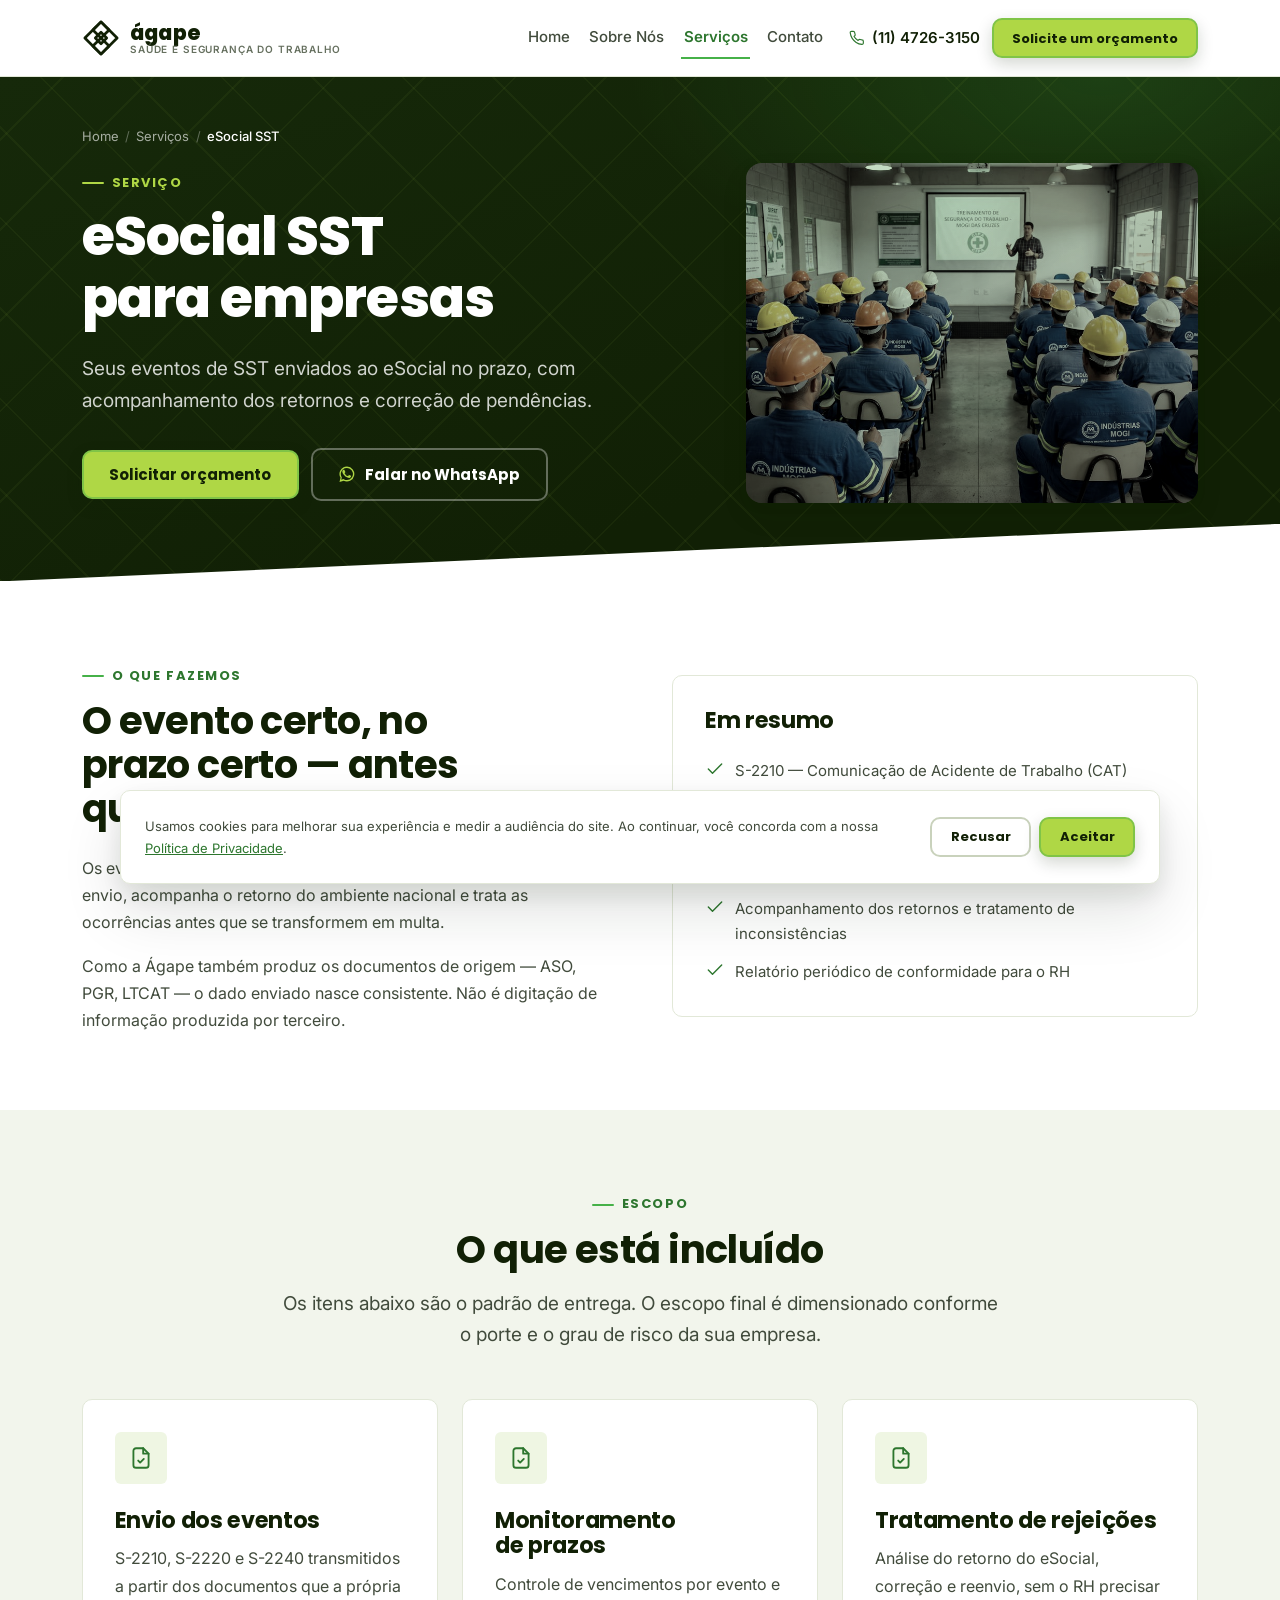
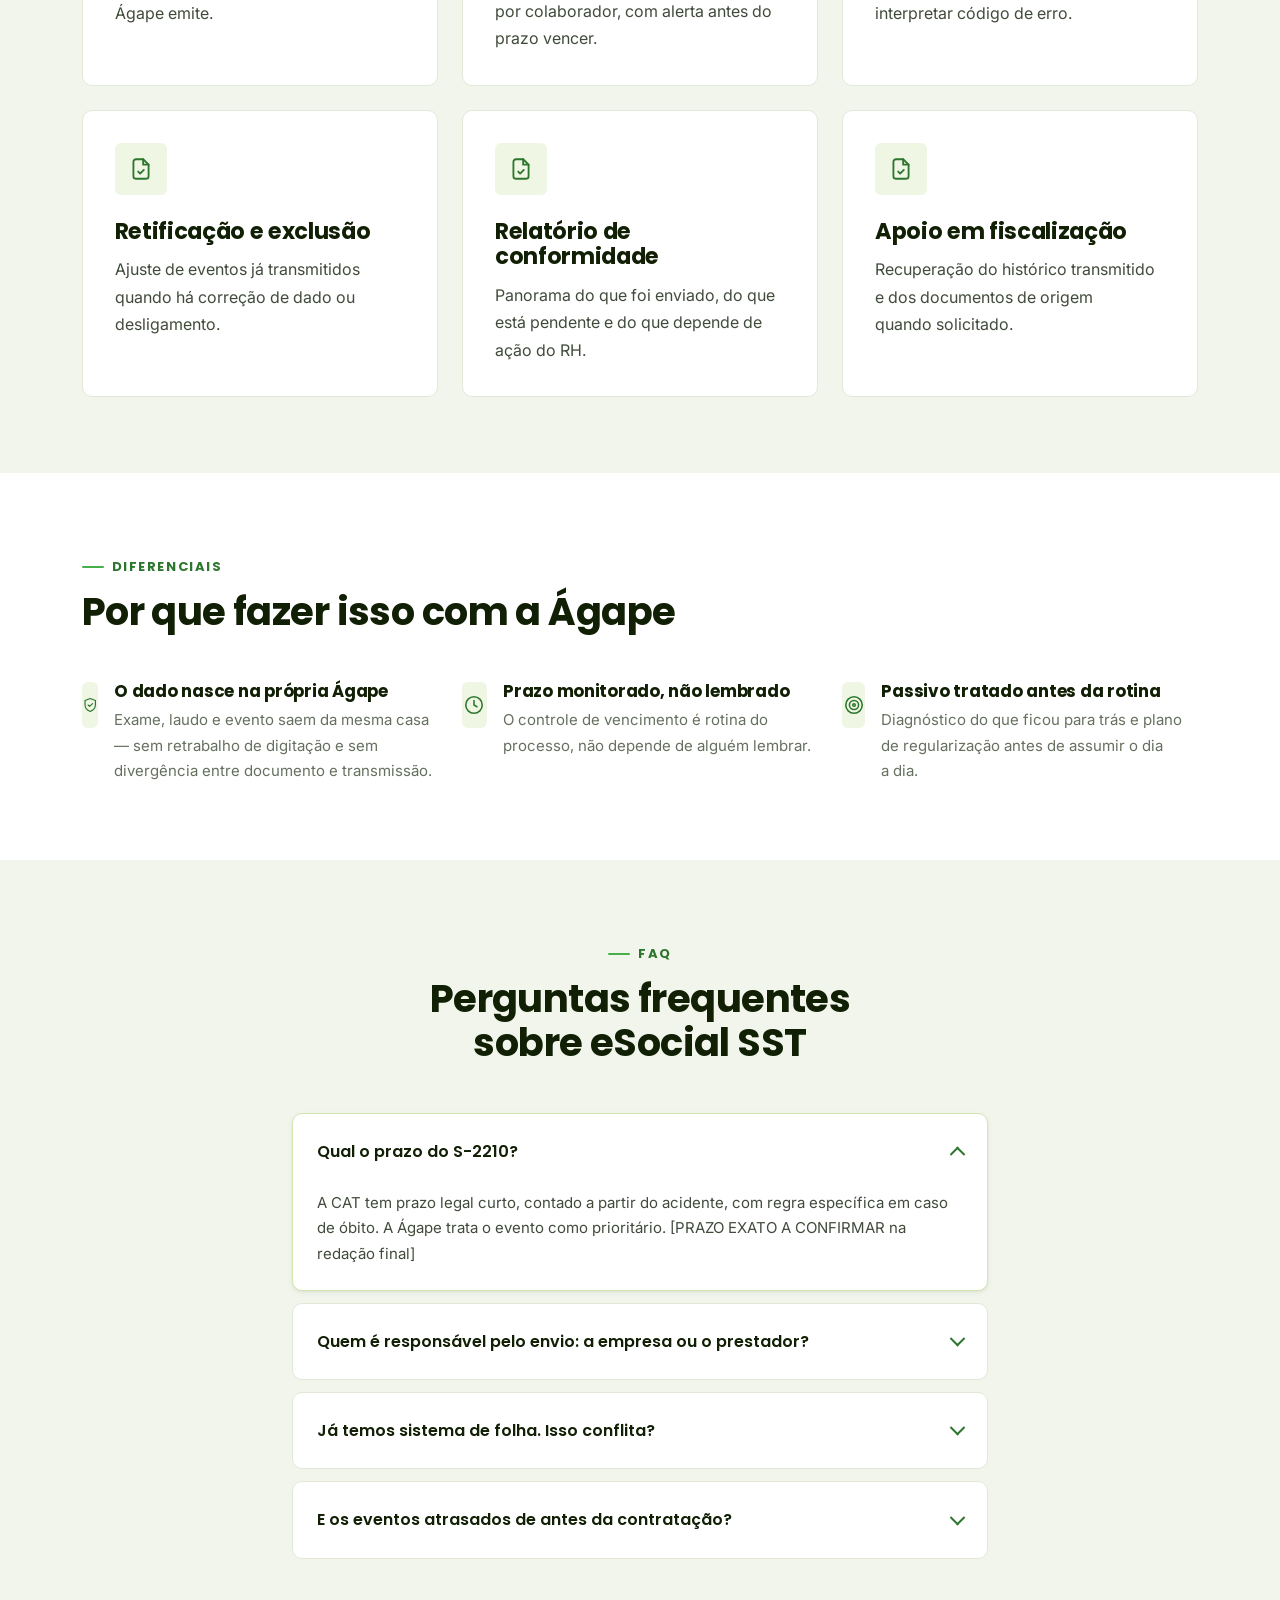
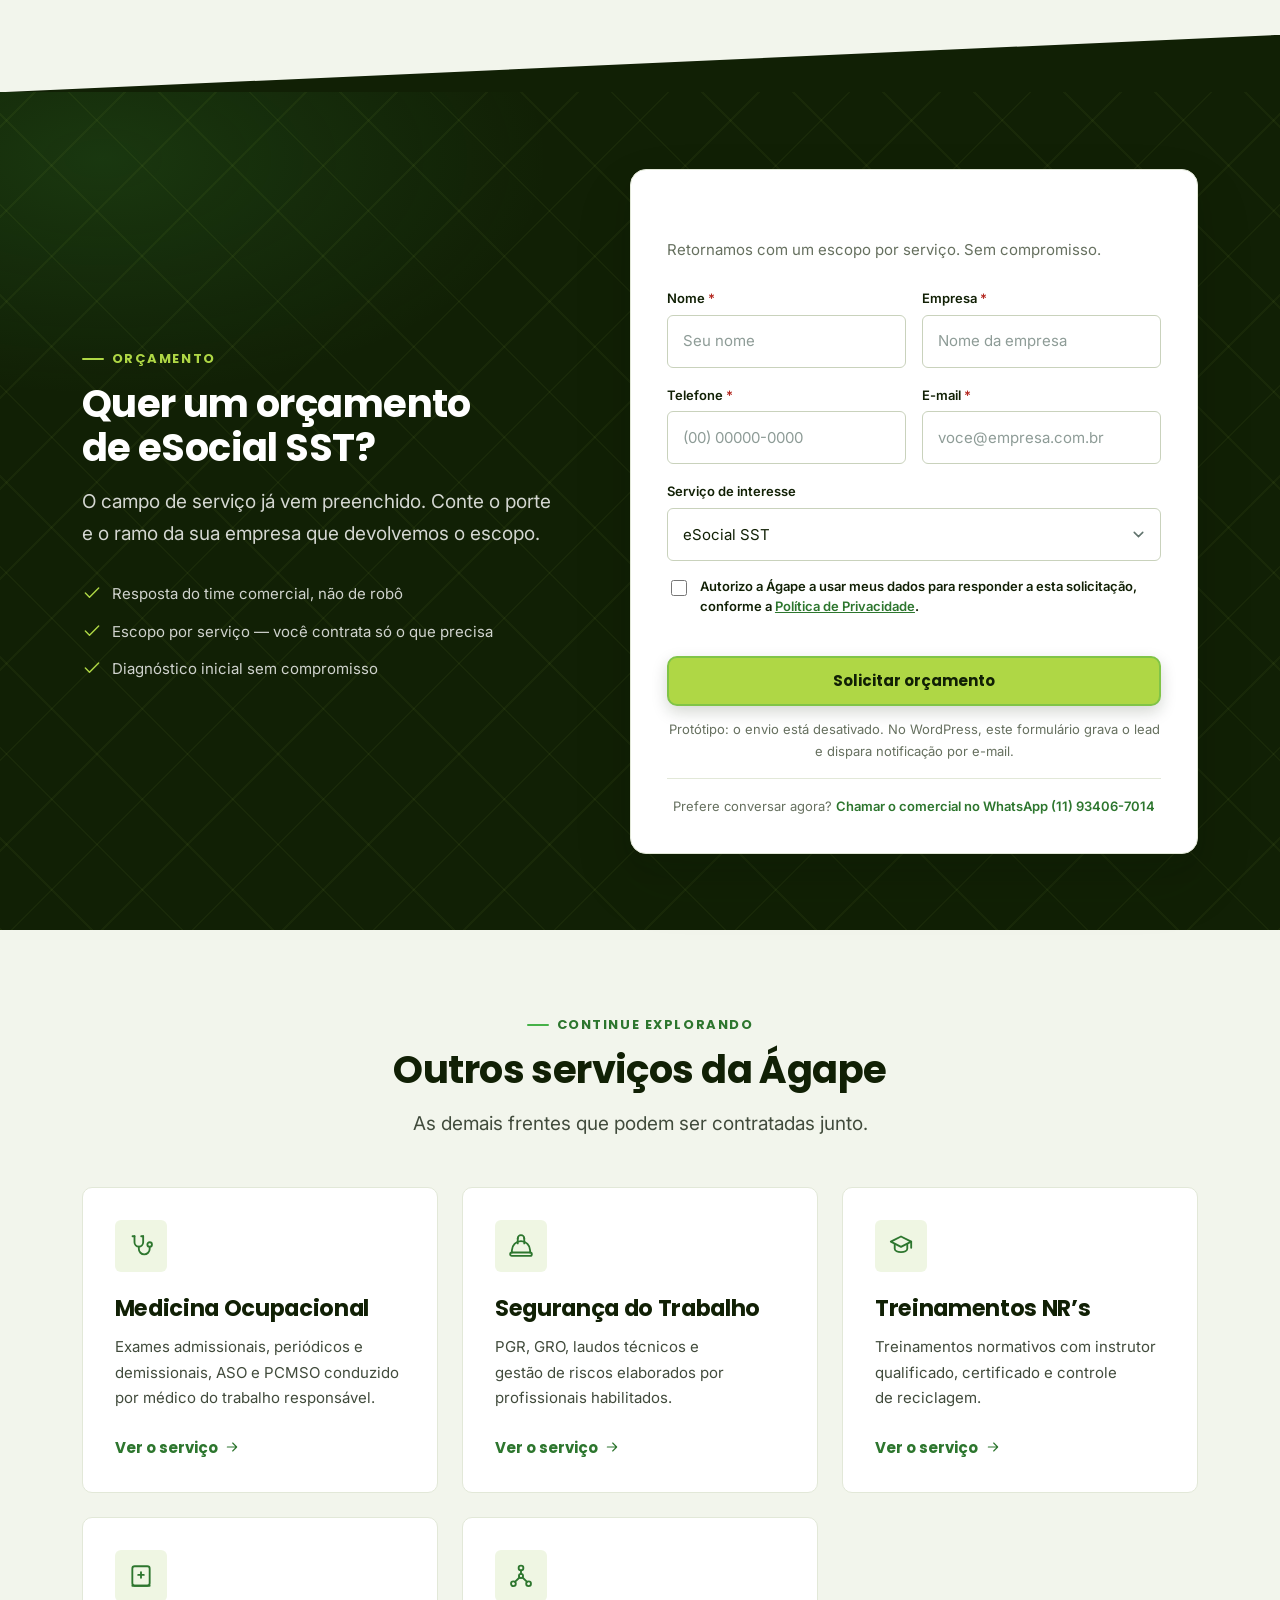
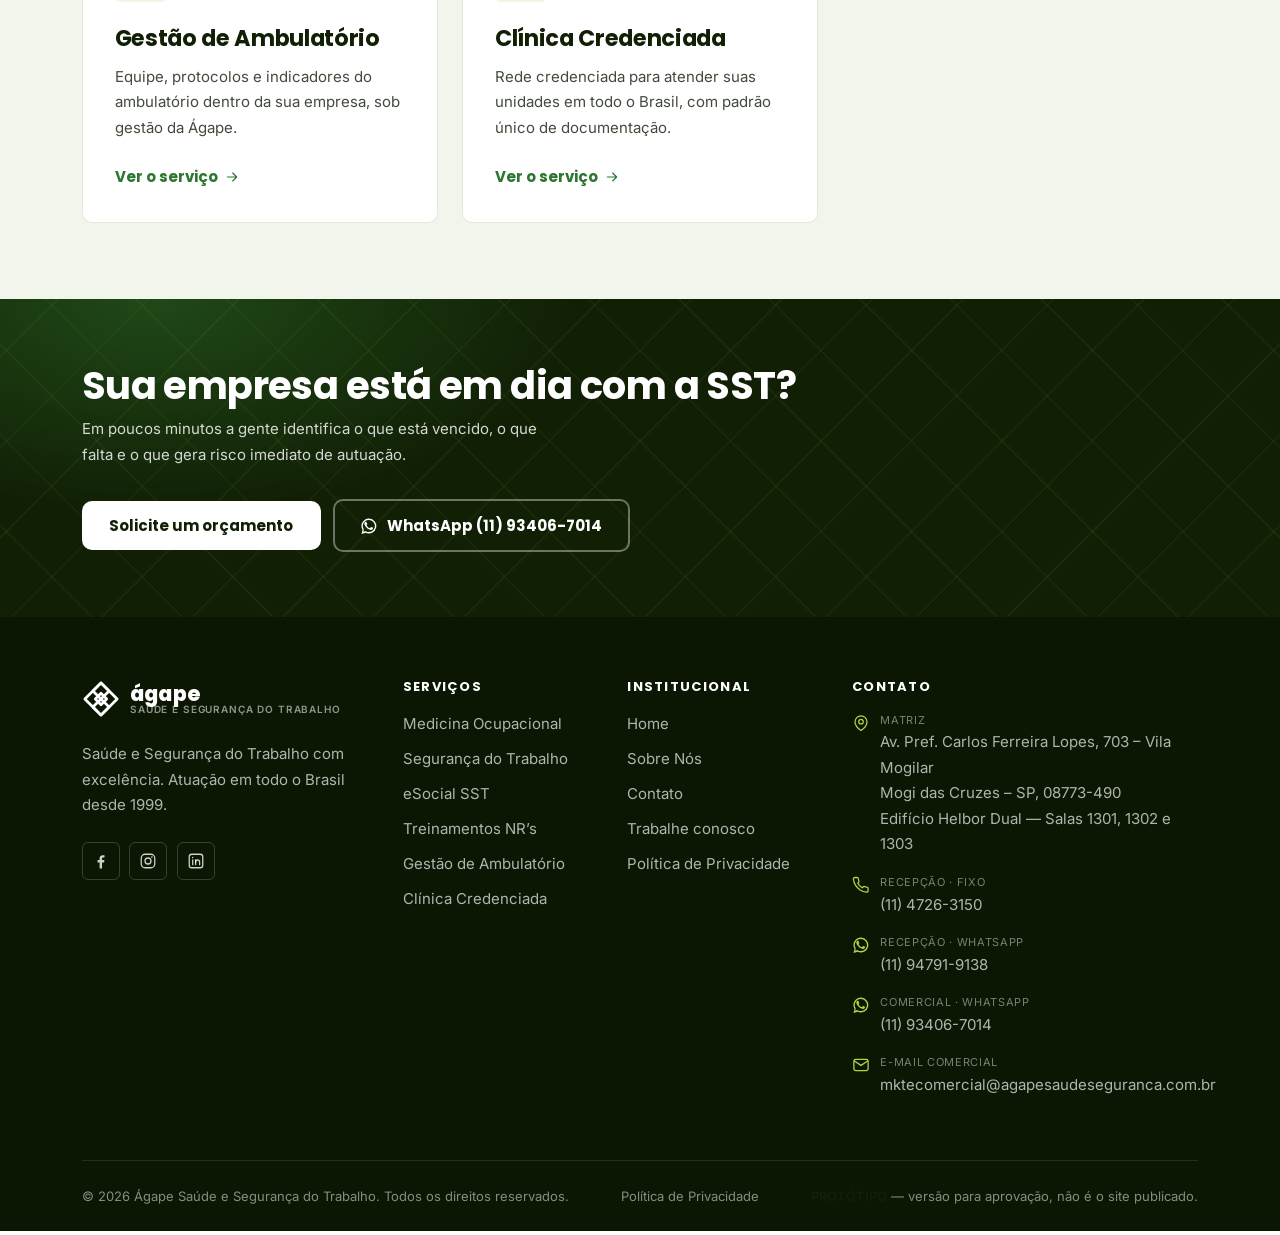
<file: esocial-sst-empresas/index.html>
<!DOCTYPE html>
<html lang="pt-BR">
<head>
<meta charset="utf-8">
<meta name="viewport" content="width=device-width, initial-scale=1">

<!-- ============================================================
     PÁGINA: eSocial SST
     SLUG (manter no WordPress): /esocial-sst-empresas/
     SEO title: eSocial SST para Empresas | Ágape SST
     SEO meta description: Envio dos eventos de SST ao eSocial: S-2210 (CAT), S-2220 (ASO) e S-2240 (agentes nocivos). Prazos monitorados e inconsistências tratadas.
     Página de serviço — mesma estrutura de blocos nas 6. Formulário chega com o serviço pré-marcado.
     ============================================================ -->
<title>eSocial SST para Empresas | Ágape SST</title>
<meta name="description" content="Envio dos eventos de SST ao eSocial: S-2210 (CAT), S-2220 (ASO) e S-2240 (agentes nocivos). Prazos monitorados e inconsistências tratadas.">
<meta name="robots" content="noindex, nofollow"><!-- PROTÓTIPO: remover no site real -->

<link rel="preconnect" href="https://fonts.googleapis.com">
<link rel="preconnect" href="https://fonts.gstatic.com" crossorigin>
<link href="https://fonts.googleapis.com/css2?family=Inter:wght@400;500;600&family=Poppins:wght@600;700;800&display=swap" rel="stylesheet">
<link rel="stylesheet" href="../assets/css/style.css">

</head>
<body>

<a class="pular-para-conteudo" href="#conteudo">Pular para o conteúdo</a>

<header class="site-header">
  <div class="container header-inner">
    <!-- LOGOTIPO — PLACEHOLDER.
     Reproduz a estrutura da assinatura oficial: símbolo de losangos
     + wordmark "ágape" em caixa baixa + tagline. O símbolo aqui é uma
     APROXIMAÇÃO: substituir pelo SVG vetorial oficial.
     Regra do guia (item 02): versão preta sobre fundo claro, branca
     sobre fundo escuro; não distorcer, inclinar nem aplicar efeitos. -->
<a class="logo" href="../index.html" aria-label="Ágape Saúde e Segurança do Trabalho — página inicial">
  <span class="logo-marca"><svg viewBox="0 0 24 24" fill="none" stroke="currentColor" stroke-width="1.7" stroke-linecap="round" stroke-linejoin="round" aria-hidden="true"><path d="M12 1.8L22.2 12 12 22.2 1.8 12z"/><path d="M12 1.8L17.1 6.9 12 12 6.9 6.9z"/><path d="M12 12l5.1 5.1L12 22.2 6.9 17.1z"/><path d="M8.4 12L12 8.4l3.6 3.6L12 15.6z"/></svg></span>
  <span class="logo-texto">
    <span class="logo-nome">ágape</span>
    <span class="logo-sub">Saúde e Segurança do Trabalho</span>
  </span>
</a>

    <!-- Menu mobile em CSS puro. No Elementor: menu responsivo nativo. -->
    <input type="checkbox" id="abrir-menu" class="nav-check" aria-label="Abrir e fechar o menu">
    <span class="nav-abre" aria-hidden="true"><svg viewBox="0 0 24 24" fill="none" stroke="currentColor" stroke-width="1.7" stroke-linecap="round" stroke-linejoin="round" aria-hidden="true"><path d="M4 7h16M4 12h16M4 17h16"/></svg></span>

    <nav class="site-nav" aria-label="Menu principal">
      <ul>
      <li><a href="../index.html">Home</a></li>
      <li><a href="../sobre-nos/index.html">Sobre Nós</a></li>
      <li><a href="../servicos/index.html" aria-current="page">Serviços</a></li>
      <li><a href="../contato/index.html">Contato</a></li>
        <!-- ÁREA DO CLIENTE (SOC) — seção 5.5 do CLAUDE.md.
             Item CONDICIONAL: só entra se a Ágape for assinante do SOC/SOCRH.
             É apenas um link para o portal externo, não uma funcionalidade.
             Descomente e aponte para a URL do portal quando confirmado.
        <li><a href="#" target="_blank" rel="noopener">Área do Cliente</a></li>
        -->
        <li class="nav-cta-mobile">
          <a class="btn btn--primario" href="../contato/index.html#orcamento">Solicite um orçamento</a>
        </li>
      </ul>
    </nav>

    <div class="header-acoes">
      <a class="header-tel" href="tel:+551147263150"><svg viewBox="0 0 24 24" fill="none" stroke="currentColor" stroke-width="1.7" stroke-linecap="round" stroke-linejoin="round" aria-hidden="true"><path d="M21.5 16.9v2.7a2 2 0 0 1-2.2 2 19.6 19.6 0 0 1-8.5-3 19.3 19.3 0 0 1-6-6 19.6 19.6 0 0 1-3-8.6A2 2 0 0 1 3.8 2h2.7a2 2 0 0 1 2 1.7c.12 1 .35 1.9.67 2.8a2 2 0 0 1-.45 2.1L7.6 9.7a16 16 0 0 0 6 6l1.1-1.1a2 2 0 0 1 2.1-.45c.9.32 1.84.55 2.8.67a2 2 0 0 1 1.9 2.05z"/></svg> (11) 4726-3150</a>
      <a class="btn btn--primario btn--pequeno" href="../contato/index.html#orcamento">Solicite um orçamento</a>
    </div>
  </div>
</header>

<main id="conteudo">

<section class="pagina-topo com-diagonal com-diagonal--para-branco">
  <div class="container">
    <nav class="trilha" aria-label="Você está aqui">
      <ol>
      <li><a href="../index.html">Home</a></li>
      <li><a href="../servicos/index.html">Serviços</a></li>
      <li><span aria-current="page">eSocial SST</span></li>
      </ol>
    </nav>
    <div class="pagina-topo-grade">
      <div>
        <span class="olho">Serviço</span>
        <h1>eSocial SST para empresas</h1>
        <p class="lead">Seus eventos de SST enviados ao eSocial no prazo, com acompanhamento dos retornos e correção de pendências.</p>
        <div class="grupo-botoes mt-xl">
          <a class="btn btn--primario" href="#orcamento">Solicitar orçamento</a>
          <a class="btn btn--whatsapp" href="https://wa.me/5511934067014" target="_blank" rel="noopener"><svg viewBox="0 0 24 24" fill="currentColor" aria-hidden="true"><path d="M12 2a10 10 0 0 0-8.6 15.1L2 22.5l5.6-1.4A10 10 0 1 0 12 2zm0 18.1a8 8 0 0 1-4.3-1.2l-.3-.2-3.1.8.8-3-.2-.3A8.1 8.1 0 1 1 12 20.1z"/><path d="M17 14.3c-.3-.15-1.7-.85-2-.95-.26-.1-.45-.15-.64.15s-.74.94-.9 1.13c-.17.2-.34.22-.63.07a8.1 8.1 0 0 1-2.4-1.5 9 9 0 0 1-1.66-2.06c-.17-.3 0-.46.13-.6.14-.14.3-.35.45-.53.15-.18.2-.3.3-.5.1-.2.05-.37-.02-.52-.08-.15-.64-1.55-.88-2.12-.23-.55-.47-.48-.64-.49h-.55c-.2 0-.5.07-.77.37-.26.3-1 .98-1 2.4s1.03 2.78 1.17 2.98c.15.2 2.03 3.1 4.9 4.35.69.3 1.22.47 1.64.6.69.22 1.32.19 1.81.11.55-.08 1.7-.7 1.94-1.36.24-.67.24-1.24.17-1.36-.07-.12-.26-.2-.55-.34z"/></svg> Falar no WhatsApp</a>
        </div>
      </div>
      <div>
<!-- FOTO — Pexels, licença de uso comercial livre.
     Procedência em assets/fotos/CREDITOS.md.
     Tratamento (dessatura + verde) vem do CSS .foto-tratada.
     Para voltar ao vetor: apague o .jpg e rode build.py. -->
<figure class="foto-tratada">
  <img src="../assets/fotos/esocial.jpg" alt="Arte da frente de eSocial SST da Ágape" loading="lazy" decoding="async">
</figure>
</div>
    </div>
  </div>
</section>

<section class="secao">
  <div class="container duas-colunas">
    <div>
      <span class="olho">O que fazemos</span>
      <h2>O evento certo, no prazo certo — antes que vire autuação</h2>
      <div class="mt-lg">
      <p>Os eventos de SST do eSocial não perdoam atraso. A Ágape assume o envio, acompanha o retorno do ambiente nacional e trata as ocorrências antes que se transformem em multa.</p>
      <p>Como a Ágape também produz os documentos de origem — ASO, PGR, LTCAT — o dado enviado nasce consistente. Não é digitação de informação produzida por terceiro.</p>
      </div>
    </div>
    <div class="card">
      <h3>Em resumo</h3>
      <ul class="lista-check mt-lg">
        <li><svg viewBox="0 0 24 24" fill="none" stroke="currentColor" stroke-width="1.7" stroke-linecap="round" stroke-linejoin="round" aria-hidden="true"><path d="M20 6L9 17l-5-5"/></svg><span>S-2210 — Comunicação de Acidente de Trabalho (CAT)</span></li>
        <li><svg viewBox="0 0 24 24" fill="none" stroke="currentColor" stroke-width="1.7" stroke-linecap="round" stroke-linejoin="round" aria-hidden="true"><path d="M20 6L9 17l-5-5"/></svg><span>S-2220 — Monitoramento da Saúde do Trabalhador (ASO)</span></li>
        <li><svg viewBox="0 0 24 24" fill="none" stroke="currentColor" stroke-width="1.7" stroke-linecap="round" stroke-linejoin="round" aria-hidden="true"><path d="M20 6L9 17l-5-5"/></svg><span>S-2240 — Condições Ambientais do Trabalho e agentes nocivos</span></li>
        <li><svg viewBox="0 0 24 24" fill="none" stroke="currentColor" stroke-width="1.7" stroke-linecap="round" stroke-linejoin="round" aria-hidden="true"><path d="M20 6L9 17l-5-5"/></svg><span>Acompanhamento dos retornos e tratamento de inconsistências</span></li>
        <li><svg viewBox="0 0 24 24" fill="none" stroke="currentColor" stroke-width="1.7" stroke-linecap="round" stroke-linejoin="round" aria-hidden="true"><path d="M20 6L9 17l-5-5"/></svg><span>Relatório periódico de conformidade para o RH</span></li>
      </ul>
    </div>
  </div>
</section>

<section class="secao secao--alt">
  <div class="container">
    <div class="secao-cabecalho secao-cabecalho--centro">
      <span class="olho">Escopo</span>
      <h2>O que está incluído</h2>
      <p class="lead">Os itens abaixo são o padrão de entrega. O escopo final é
      dimensionado conforme o porte e o grau de risco da sua empresa.</p>
    </div>
    <div class="grade grade--3">
      <article class="card">
        <span class="icone-caixa"><svg viewBox="0 0 24 24" fill="none" stroke="currentColor" stroke-width="1.7" stroke-linecap="round" stroke-linejoin="round" aria-hidden="true"><path d="M14 3H7.4A2.4 2.4 0 0 0 5 5.4v13.2A2.4 2.4 0 0 0 7.4 21h9.2a2.4 2.4 0 0 0 2.4-2.4V8z"/><path d="M14 3v5h5"/><path d="M9.4 14.4l1.8 1.8 3.4-3.4"/></svg></span>
        <h3>Envio dos eventos</h3>
        <p class="mt-sm">S-2210, S-2220 e S-2240 transmitidos a partir dos documentos que a própria Ágape emite.</p>
      </article>
      <article class="card">
        <span class="icone-caixa"><svg viewBox="0 0 24 24" fill="none" stroke="currentColor" stroke-width="1.7" stroke-linecap="round" stroke-linejoin="round" aria-hidden="true"><path d="M14 3H7.4A2.4 2.4 0 0 0 5 5.4v13.2A2.4 2.4 0 0 0 7.4 21h9.2a2.4 2.4 0 0 0 2.4-2.4V8z"/><path d="M14 3v5h5"/><path d="M9.4 14.4l1.8 1.8 3.4-3.4"/></svg></span>
        <h3>Monitoramento de prazos</h3>
        <p class="mt-sm">Controle de vencimentos por evento e por colaborador, com alerta antes do prazo vencer.</p>
      </article>
      <article class="card">
        <span class="icone-caixa"><svg viewBox="0 0 24 24" fill="none" stroke="currentColor" stroke-width="1.7" stroke-linecap="round" stroke-linejoin="round" aria-hidden="true"><path d="M14 3H7.4A2.4 2.4 0 0 0 5 5.4v13.2A2.4 2.4 0 0 0 7.4 21h9.2a2.4 2.4 0 0 0 2.4-2.4V8z"/><path d="M14 3v5h5"/><path d="M9.4 14.4l1.8 1.8 3.4-3.4"/></svg></span>
        <h3>Tratamento de rejeições</h3>
        <p class="mt-sm">Análise do retorno do eSocial, correção e reenvio, sem o RH precisar interpretar código de erro.</p>
      </article>
      <article class="card">
        <span class="icone-caixa"><svg viewBox="0 0 24 24" fill="none" stroke="currentColor" stroke-width="1.7" stroke-linecap="round" stroke-linejoin="round" aria-hidden="true"><path d="M14 3H7.4A2.4 2.4 0 0 0 5 5.4v13.2A2.4 2.4 0 0 0 7.4 21h9.2a2.4 2.4 0 0 0 2.4-2.4V8z"/><path d="M14 3v5h5"/><path d="M9.4 14.4l1.8 1.8 3.4-3.4"/></svg></span>
        <h3>Retificação e exclusão</h3>
        <p class="mt-sm">Ajuste de eventos já transmitidos quando há correção de dado ou desligamento.</p>
      </article>
      <article class="card">
        <span class="icone-caixa"><svg viewBox="0 0 24 24" fill="none" stroke="currentColor" stroke-width="1.7" stroke-linecap="round" stroke-linejoin="round" aria-hidden="true"><path d="M14 3H7.4A2.4 2.4 0 0 0 5 5.4v13.2A2.4 2.4 0 0 0 7.4 21h9.2a2.4 2.4 0 0 0 2.4-2.4V8z"/><path d="M14 3v5h5"/><path d="M9.4 14.4l1.8 1.8 3.4-3.4"/></svg></span>
        <h3>Relatório de conformidade</h3>
        <p class="mt-sm">Panorama do que foi enviado, do que está pendente e do que depende de ação do RH.</p>
      </article>
      <article class="card">
        <span class="icone-caixa"><svg viewBox="0 0 24 24" fill="none" stroke="currentColor" stroke-width="1.7" stroke-linecap="round" stroke-linejoin="round" aria-hidden="true"><path d="M14 3H7.4A2.4 2.4 0 0 0 5 5.4v13.2A2.4 2.4 0 0 0 7.4 21h9.2a2.4 2.4 0 0 0 2.4-2.4V8z"/><path d="M14 3v5h5"/><path d="M9.4 14.4l1.8 1.8 3.4-3.4"/></svg></span>
        <h3>Apoio em fiscalização</h3>
        <p class="mt-sm">Recuperação do histórico transmitido e dos documentos de origem quando solicitado.</p>
      </article>
    </div>
  </div>
</section>

<section class="secao">
  <div class="container">
    <div class="secao-cabecalho">
      <span class="olho">Diferenciais</span>
      <h2>Por que fazer isso com a Ágape</h2>
    </div>
    <div class="grade grade--3">
      <div class="diferencial">
        <span class="icone-caixa"><svg viewBox="0 0 24 24" fill="none" stroke="currentColor" stroke-width="1.7" stroke-linecap="round" stroke-linejoin="round" aria-hidden="true"><path d="M12 2.5l7.6 3v5.9c0 4.9-3.2 8.6-7.6 10.1-4.4-1.5-7.6-5.2-7.6-10.1V5.5z"/><path d="M9 12l2.1 2.1L15.4 9.9"/></svg></span>
        <div>
          <h3>O dado nasce na própria Ágape</h3>
          <p>Exame, laudo e evento saem da mesma casa — sem retrabalho de digitação e sem divergência entre documento e transmissão.</p>
        </div>
      </div>
      <div class="diferencial">
        <span class="icone-caixa"><svg viewBox="0 0 24 24" fill="none" stroke="currentColor" stroke-width="1.7" stroke-linecap="round" stroke-linejoin="round" aria-hidden="true"><circle cx="12" cy="12" r="9"/><path d="M12 7.2V12l3.2 1.9"/></svg></span>
        <div>
          <h3>Prazo monitorado, não lembrado</h3>
          <p>O controle de vencimento é rotina do processo, não depende de alguém lembrar.</p>
        </div>
      </div>
      <div class="diferencial">
        <span class="icone-caixa"><svg viewBox="0 0 24 24" fill="none" stroke="currentColor" stroke-width="1.7" stroke-linecap="round" stroke-linejoin="round" aria-hidden="true"><circle cx="12" cy="12" r="9"/><circle cx="12" cy="12" r="5"/><circle cx="12" cy="12" r="1.4"/></svg></span>
        <div>
          <h3>Passivo tratado antes da rotina</h3>
          <p>Diagnóstico do que ficou para trás e plano de regularização antes de assumir o dia a dia.</p>
        </div>
      </div>
    </div>
  </div>
</section>

<section class="secao secao--alt com-diagonal com-diagonal--para-escuro">
  <div class="container container--estreito">
    <div class="secao-cabecalho secao-cabecalho--centro">
      <span class="olho">FAQ</span>
      <h2>Perguntas frequentes sobre eSocial SST</h2>
    </div>
    <!-- Accordion nativo com <details>. No Elementor: widget Accordion. -->
    <div class="faq">
      <details class="faq-item" open>
        <summary>Qual o prazo do S-2210?</summary>
        <div class="faq-resposta"><p>A CAT tem prazo legal curto, contado a partir do acidente, com regra específica em caso de óbito. A Ágape trata o evento como prioritário. [PRAZO EXATO A CONFIRMAR na redação final]</p></div>
      </details>
      <details class="faq-item">
        <summary>Quem é responsável pelo envio: a empresa ou o prestador?</summary>
        <div class="faq-resposta"><p>A obrigação legal é do empregador. A Ágape executa o envio como prestadora e entrega relatório de tudo que foi transmitido, para que a empresa mantenha o controle.</p></div>
      </details>
      <details class="faq-item">
        <summary>Já temos sistema de folha. Isso conflita?</summary>
        <div class="faq-resposta"><p>Não. Os eventos de SST são independentes dos eventos de folha. Alinhamos com o seu sistema para evitar duplicidade. [INTEGRAÇÕES SUPORTADAS A CONFIRMAR]</p></div>
      </details>
      <details class="faq-item">
        <summary>E os eventos atrasados de antes da contratação?</summary>
        <div class="faq-resposta"><p>Fazemos o diagnóstico do passivo e um plano de regularização antes de assumir a rotina de envio.</p></div>
      </details>
    </div>
  </div>
</section>

<section class="secao secao--escura" id="orcamento">
  <div class="container form-bloco-grade">
    <div>
      <span class="olho">Orçamento</span>
      <h2>Quer um orçamento de eSocial SST?</h2>
      <p class="lead mt-md">O campo de serviço já vem preenchido. Conte o porte e o ramo da sua empresa que devolvemos o escopo.</p>
      <ul class="lista-check mt-xl">
        <li><svg viewBox="0 0 24 24" fill="none" stroke="currentColor" stroke-width="1.7" stroke-linecap="round" stroke-linejoin="round" aria-hidden="true"><path d="M20 6L9 17l-5-5"/></svg><span>Resposta do time comercial, não de robô</span></li>
        <li><svg viewBox="0 0 24 24" fill="none" stroke="currentColor" stroke-width="1.7" stroke-linecap="round" stroke-linejoin="round" aria-hidden="true"><path d="M20 6L9 17l-5-5"/></svg><span>Escopo por serviço — você contrata só o que precisa</span></li>
        <li><svg viewBox="0 0 24 24" fill="none" stroke="currentColor" stroke-width="1.7" stroke-linecap="round" stroke-linejoin="round" aria-hidden="true"><path d="M20 6L9 17l-5-5"/></svg><span>Diagnóstico inicial sem compromisso</span></li>
      </ul>
    </div>
    
<div class="form-cartao" id="orcamento">
  <h3>Solicite um orçamento</h3>
  <p class="form-sub">Retornamos com um escopo por serviço. Sem compromisso.</p>

  <!-- Serviço PRÉ-MARCADO nesta página: esocial -->
  <form class="campos campos--2col" method="post" action="#" novalidate>
    <div class="campo">
      <label for="orcamento-nome">Nome <span class="obrigatorio" aria-hidden="true">*</span></label>
      <input type="text" id="orcamento-nome" name="nome" placeholder="Seu nome" required>
    </div>
    <div class="campo">
      <label for="orcamento-empresa">Empresa <span class="obrigatorio" aria-hidden="true">*</span></label>
      <input type="text" id="orcamento-empresa" name="empresa" placeholder="Nome da empresa" required>
    </div>
    <div class="campo">
      <label for="orcamento-telefone">Telefone <span class="obrigatorio" aria-hidden="true">*</span></label>
      <input type="tel" id="orcamento-telefone" name="telefone" placeholder="(00) 00000-0000" required>
    </div>
    <div class="campo">
      <label for="orcamento-email">E-mail <span class="obrigatorio" aria-hidden="true">*</span></label>
      <input type="email" id="orcamento-email" name="email" placeholder="voce@empresa.com.br" required>
    </div>
    <div class="campo campo--largo">
      <label for="orcamento-servico">Serviço de interesse</label>
      <select id="orcamento-servico" name="servico">
              <option value="">Selecione o serviço</option>
              <option value="medicina">Medicina Ocupacional</option>
              <option value="seguranca">Segurança do Trabalho</option>
              <option value="esocial" selected>eSocial SST</option>
              <option value="treinamentos">Treinamentos NR’s</option>
              <option value="ambulatorio">Gestão de Ambulatório</option>
              <option value="clinica">Clínica Credenciada</option>
              <option value="orientacao">Ainda não sei — preciso de orientação</option>
      </select>
    </div>

    <div class="campo campo--largo">
      <label class="consentimento" for="orcamento-lgpd">
        <input type="checkbox" id="orcamento-lgpd" name="lgpd" required>
        <span>Autorizo a Ágape a usar meus dados para responder a esta
        solicitação, conforme a <a href="../politica-de-privacidade/index.html">Política de Privacidade</a>.</span>
      </label>
    </div>

    <div class="campo campo--largo form-rodape">
      <!-- type="button": no protótipo o formulário NÃO envia (seção 8). -->
      <button type="button" class="btn btn--primario btn--bloco">Solicitar orçamento</button>
      <p class="form-nota">Protótipo: o envio está desativado. No WordPress,
      este formulário grava o lead e dispara notificação por e-mail.</p>
    </div>
  </form>

  <p class="form-alternativa">
    Prefere conversar agora? <a href="https://wa.me/5511934067014" target="_blank" rel="noopener">Chamar o
    comercial no WhatsApp (11) 93406-7014</a>
  </p>
</div>
  </div>
</section>

<section class="secao secao--alt">
  <div class="container">
    <div class="secao-cabecalho secao-cabecalho--centro">
      <span class="olho">Continue explorando</span>
      <h2>Outros serviços da Ágape</h2>
      <p class="lead">As demais frentes que podem ser contratadas junto.</p>
    </div>
    <!-- GRADE DE SERVIÇOS — bloco repetível. Cada card leva à página do
         serviço, onde o formulário já chega com o serviço pré-marcado
         (roteamento por intenção, seção 5.1). -->
    <div class="grade grade--3">
      <article class="card card-servico">
        <span class="icone-caixa"><svg viewBox="0 0 24 24" fill="none" stroke="currentColor" stroke-width="1.7" stroke-linecap="round" stroke-linejoin="round" aria-hidden="true"><path d="M6 3v5.6a4 4 0 0 0 8 0V3"/><path d="M4.2 3H6M12.2 3H14"/><path d="M10 12.6v2.1a5 5 0 0 0 10 0v-1.4"/><circle cx="20" cy="10.6" r="2.1"/></svg></span>
        <h3>Medicina Ocupacional</h3>
        <p>Exames admissionais, periódicos e demissionais, ASO e PCMSO conduzido por médico do trabalho responsável.</p>
        <a class="link-seta" href="../medicina-ocupacional-empresas/index.html">Ver o serviço <svg viewBox="0 0 24 24" fill="none" stroke="currentColor" stroke-width="1.7" stroke-linecap="round" stroke-linejoin="round" aria-hidden="true"><path d="M5 12h14M13 6l6 6-6 6"/></svg></a>
      </article>
      <article class="card card-servico">
        <span class="icone-caixa"><svg viewBox="0 0 24 24" fill="none" stroke="currentColor" stroke-width="1.7" stroke-linecap="round" stroke-linejoin="round" aria-hidden="true"><path d="M3.6 18v-2.1a8.4 8.4 0 0 1 16.8 0V18"/><rect x="2" y="18" width="20" height="3.1" rx="1.5"/><path d="M9 5V9.6M15 5V9.6"/><path d="M9 5a3 3 0 0 1 6 0"/></svg></span>
        <h3>Segurança do Trabalho</h3>
        <p>PGR, GRO, laudos técnicos e gestão de riscos elaborados por profissionais habilitados.</p>
        <a class="link-seta" href="../seguranca-trabalho-empresas/index.html">Ver o serviço <svg viewBox="0 0 24 24" fill="none" stroke="currentColor" stroke-width="1.7" stroke-linecap="round" stroke-linejoin="round" aria-hidden="true"><path d="M5 12h14M13 6l6 6-6 6"/></svg></a>
      </article>
      <article class="card card-servico">
        <span class="icone-caixa"><svg viewBox="0 0 24 24" fill="none" stroke="currentColor" stroke-width="1.7" stroke-linecap="round" stroke-linejoin="round" aria-hidden="true"><path d="M12 3.2L2.6 8 12 12.8 21.4 8z"/><path d="M6.2 10.2v4.4c0 1.7 2.6 3 5.8 3s5.8-1.3 5.8-3v-4.4"/><path d="M21.4 8v5.6"/></svg></span>
        <h3>Treinamentos NR’s</h3>
        <p>Treinamentos normativos com instrutor qualificado, certificado e controle de reciclagem.</p>
        <a class="link-seta" href="../treinamentos-nrs-empresas/index.html">Ver o serviço <svg viewBox="0 0 24 24" fill="none" stroke="currentColor" stroke-width="1.7" stroke-linecap="round" stroke-linejoin="round" aria-hidden="true"><path d="M5 12h14M13 6l6 6-6 6"/></svg></a>
      </article>
      <article class="card card-servico">
        <span class="icone-caixa"><svg viewBox="0 0 24 24" fill="none" stroke="currentColor" stroke-width="1.7" stroke-linecap="round" stroke-linejoin="round" aria-hidden="true"><rect x="4" y="3" width="16" height="18" rx="2.2"/><path d="M12 8.4v5.2M9.4 11h5.2"/><path d="M4 21h16"/></svg></span>
        <h3>Gestão de Ambulatório</h3>
        <p>Equipe, protocolos e indicadores do ambulatório dentro da sua empresa, sob gestão da Ágape.</p>
        <a class="link-seta" href="../gestao-ambulatorio-empresas/index.html">Ver o serviço <svg viewBox="0 0 24 24" fill="none" stroke="currentColor" stroke-width="1.7" stroke-linecap="round" stroke-linejoin="round" aria-hidden="true"><path d="M5 12h14M13 6l6 6-6 6"/></svg></a>
      </article>
      <article class="card card-servico">
        <span class="icone-caixa"><svg viewBox="0 0 24 24" fill="none" stroke="currentColor" stroke-width="1.7" stroke-linecap="round" stroke-linejoin="round" aria-hidden="true"><circle cx="12" cy="4.6" r="2.2"/><circle cx="5" cy="19.2" r="2.2"/><circle cx="19" cy="19.2" r="2.2"/><circle cx="12" cy="12" r="1.9"/><path d="M12 6.8v3.3M10.6 13.4L6.4 17.4M13.4 13.4l4.2 4"/></svg></span>
        <h3>Clínica Credenciada</h3>
        <p>Rede credenciada para atender suas unidades em todo o Brasil, com padrão único de documentação.</p>
        <a class="link-seta" href="../clinica-credenciada/index.html">Ver o serviço <svg viewBox="0 0 24 24" fill="none" stroke="currentColor" stroke-width="1.7" stroke-linecap="round" stroke-linejoin="round" aria-hidden="true"><path d="M5 12h14M13 6l6 6-6 6"/></svg></a>
      </article>
    </div>
  </div>
</section>

<section class="cta-final">
  <div class="container cta-final-inner">
    <div>
      <h2>Sua empresa está em dia com a SST?</h2>
      <p>Em poucos minutos a gente identifica o que está vencido, o que falta e o que gera risco imediato de autuação.</p>
    </div>
    <div class="grupo-botoes">
      <a class="btn btn--claro" href="../contato/index.html#orcamento">Solicite um orçamento</a>
      <a class="btn btn--fantasma-claro" href="https://wa.me/5511934067014" target="_blank" rel="noopener">
        <svg viewBox="0 0 24 24" fill="currentColor" aria-hidden="true"><path d="M12 2a10 10 0 0 0-8.6 15.1L2 22.5l5.6-1.4A10 10 0 1 0 12 2zm0 18.1a8 8 0 0 1-4.3-1.2l-.3-.2-3.1.8.8-3-.2-.3A8.1 8.1 0 1 1 12 20.1z"/><path d="M17 14.3c-.3-.15-1.7-.85-2-.95-.26-.1-.45-.15-.64.15s-.74.94-.9 1.13c-.17.2-.34.22-.63.07a8.1 8.1 0 0 1-2.4-1.5 9 9 0 0 1-1.66-2.06c-.17-.3 0-.46.13-.6.14-.14.3-.35.45-.53.15-.18.2-.3.3-.5.1-.2.05-.37-.02-.52-.08-.15-.64-1.55-.88-2.12-.23-.55-.47-.48-.64-.49h-.55c-.2 0-.5.07-.77.37-.26.3-1 .98-1 2.4s1.03 2.78 1.17 2.98c.15.2 2.03 3.1 4.9 4.35.69.3 1.22.47 1.64.6.69.22 1.32.19 1.81.11.55-.08 1.7-.7 1.94-1.36.24-.67.24-1.24.17-1.36-.07-.12-.26-.2-.55-.34z"/></svg> WhatsApp (11) 93406-7014</a>
    </div>
  </div>
</section>
</main>

<footer class="site-footer">
  <div class="container">
    <div class="footer-grade">

      <div>
        <!-- LOGOTIPO — PLACEHOLDER.
     Reproduz a estrutura da assinatura oficial: símbolo de losangos
     + wordmark "ágape" em caixa baixa + tagline. O símbolo aqui é uma
     APROXIMAÇÃO: substituir pelo SVG vetorial oficial.
     Regra do guia (item 02): versão preta sobre fundo claro, branca
     sobre fundo escuro; não distorcer, inclinar nem aplicar efeitos. -->
<a class="logo" href="../index.html" aria-label="Ágape Saúde e Segurança do Trabalho — página inicial">
  <span class="logo-marca"><svg viewBox="0 0 24 24" fill="none" stroke="currentColor" stroke-width="1.7" stroke-linecap="round" stroke-linejoin="round" aria-hidden="true"><path d="M12 1.8L22.2 12 12 22.2 1.8 12z"/><path d="M12 1.8L17.1 6.9 12 12 6.9 6.9z"/><path d="M12 12l5.1 5.1L12 22.2 6.9 17.1z"/><path d="M8.4 12L12 8.4l3.6 3.6L12 15.6z"/></svg></span>
  <span class="logo-texto">
    <span class="logo-nome">ágape</span>
    <span class="logo-sub">Saúde e Segurança do Trabalho</span>
  </span>
</a>
        <p class="footer-sobre">Saúde e Segurança do Trabalho com excelência.
        Atuação em todo o Brasil desde 1999.</p>
        <div class="footer-redes">
          <a href="https://www.facebook.com/agapepericias" target="_blank" rel="noopener" aria-label="Facebook da Ágape"><svg viewBox="0 0 24 24" fill="currentColor" aria-hidden="true"><path d="M13.4 22v-8.1h2.7l.42-3.15H13.4V8.73c0-.9.25-1.53 1.56-1.53h1.67V4.38A22 22 0 0 0 14.2 4.25c-2.4 0-4.05 1.47-4.05 4.17v2.33H7.42V13.9h2.73V22z"/></svg></a>
          <a href="https://www.instagram.com/agape.sst/" target="_blank" rel="noopener" aria-label="Instagram da Ágape"><svg viewBox="0 0 24 24" fill="none" stroke="currentColor" stroke-width="1.7" stroke-linecap="round" stroke-linejoin="round" aria-hidden="true"><rect x="3" y="3" width="18" height="18" rx="5"/><circle cx="12" cy="12" r="4"/><circle cx="17.2" cy="6.8" r="1.1" fill="currentColor" stroke="none"/></svg></a>
          <a href="https://www.linkedin.com/company/%C3%A1gape-sa%C3%BAde-e-seguran%C3%A7a-do-trabalho/" target="_blank" rel="noopener" aria-label="LinkedIn da Ágape"><svg viewBox="0 0 24 24" fill="none" stroke="currentColor" stroke-width="1.7" stroke-linecap="round" stroke-linejoin="round" aria-hidden="true"><rect x="3" y="3" width="18" height="18" rx="3.4"/><path d="M7.6 10.4v6.5"/><circle cx="7.6" cy="7.4" r="1" fill="currentColor" stroke="none"/><path d="M11.5 16.9v-6.5"/><path d="M11.5 13.4c0-1.7 1.05-2.9 2.65-2.9s2.65 1.2 2.65 2.9v3.5"/></svg></a>
        </div>
      </div>

      <div>
        <h2 class="footer-titulo">Serviços</h2>
        <ul class="footer-lista">
        <li><a href="../medicina-ocupacional-empresas/index.html">Medicina Ocupacional</a></li>
        <li><a href="../seguranca-trabalho-empresas/index.html">Segurança do Trabalho</a></li>
        <li><a href="../esocial-sst-empresas/index.html">eSocial SST</a></li>
        <li><a href="../treinamentos-nrs-empresas/index.html">Treinamentos NR’s</a></li>
        <li><a href="../gestao-ambulatorio-empresas/index.html">Gestão de Ambulatório</a></li>
        <li><a href="../clinica-credenciada/index.html">Clínica Credenciada</a></li>
        </ul>
      </div>

      <div>
        <h2 class="footer-titulo">Institucional</h2>
        <ul class="footer-lista">
          <li><a href="../index.html">Home</a></li>
          <li><a href="../sobre-nos/index.html">Sobre Nós</a></li>
          <li><a href="../contato/index.html">Contato</a></li>
          <li><a href="../contato/index.html">Trabalhe conosco</a></li>
          <li><a href="../politica-de-privacidade/index.html">Política de Privacidade</a></li>
        </ul>
      </div>

      <div>
        <h2 class="footer-titulo">Contato</h2>
        <ul class="footer-contato">
          <li><svg viewBox="0 0 24 24" fill="none" stroke="currentColor" stroke-width="1.7" stroke-linecap="round" stroke-linejoin="round" aria-hidden="true"><path d="M20 10.5c0 5.8-8 11.5-8 11.5s-8-5.7-8-11.5a8 8 0 1 1 16 0z"/><circle cx="12" cy="10.2" r="3"/></svg>
            <span>
              <span class="rotulo">Matriz</span>
              Av. Pref. Carlos Ferreira Lopes, 703 – Vila Mogilar<br>Mogi das Cruzes – SP, 08773-490<br>Edifício Helbor Dual — Salas 1301, 1302 e 1303
            </span>
          </li>
          <li><svg viewBox="0 0 24 24" fill="none" stroke="currentColor" stroke-width="1.7" stroke-linecap="round" stroke-linejoin="round" aria-hidden="true"><path d="M21.5 16.9v2.7a2 2 0 0 1-2.2 2 19.6 19.6 0 0 1-8.5-3 19.3 19.3 0 0 1-6-6 19.6 19.6 0 0 1-3-8.6A2 2 0 0 1 3.8 2h2.7a2 2 0 0 1 2 1.7c.12 1 .35 1.9.67 2.8a2 2 0 0 1-.45 2.1L7.6 9.7a16 16 0 0 0 6 6l1.1-1.1a2 2 0 0 1 2.1-.45c.9.32 1.84.55 2.8.67a2 2 0 0 1 1.9 2.05z"/></svg>
            <span>
              <span class="rotulo">Recepção · fixo</span>
              <a href="tel:+551147263150">(11) 4726-3150</a>
            </span>
          </li>
          <li><svg viewBox="0 0 24 24" fill="currentColor" aria-hidden="true"><path d="M12 2a10 10 0 0 0-8.6 15.1L2 22.5l5.6-1.4A10 10 0 1 0 12 2zm0 18.1a8 8 0 0 1-4.3-1.2l-.3-.2-3.1.8.8-3-.2-.3A8.1 8.1 0 1 1 12 20.1z"/><path d="M17 14.3c-.3-.15-1.7-.85-2-.95-.26-.1-.45-.15-.64.15s-.74.94-.9 1.13c-.17.2-.34.22-.63.07a8.1 8.1 0 0 1-2.4-1.5 9 9 0 0 1-1.66-2.06c-.17-.3 0-.46.13-.6.14-.14.3-.35.45-.53.15-.18.2-.3.3-.5.1-.2.05-.37-.02-.52-.08-.15-.64-1.55-.88-2.12-.23-.55-.47-.48-.64-.49h-.55c-.2 0-.5.07-.77.37-.26.3-1 .98-1 2.4s1.03 2.78 1.17 2.98c.15.2 2.03 3.1 4.9 4.35.69.3 1.22.47 1.64.6.69.22 1.32.19 1.81.11.55-.08 1.7-.7 1.94-1.36.24-.67.24-1.24.17-1.36-.07-.12-.26-.2-.55-.34z"/></svg>
            <span>
              <span class="rotulo">Recepção · WhatsApp</span>
              <a href="https://wa.me/5511947919138" target="_blank" rel="noopener">(11) 94791-9138</a>
            </span>
          </li>
          <li><svg viewBox="0 0 24 24" fill="currentColor" aria-hidden="true"><path d="M12 2a10 10 0 0 0-8.6 15.1L2 22.5l5.6-1.4A10 10 0 1 0 12 2zm0 18.1a8 8 0 0 1-4.3-1.2l-.3-.2-3.1.8.8-3-.2-.3A8.1 8.1 0 1 1 12 20.1z"/><path d="M17 14.3c-.3-.15-1.7-.85-2-.95-.26-.1-.45-.15-.64.15s-.74.94-.9 1.13c-.17.2-.34.22-.63.07a8.1 8.1 0 0 1-2.4-1.5 9 9 0 0 1-1.66-2.06c-.17-.3 0-.46.13-.6.14-.14.3-.35.45-.53.15-.18.2-.3.3-.5.1-.2.05-.37-.02-.52-.08-.15-.64-1.55-.88-2.12-.23-.55-.47-.48-.64-.49h-.55c-.2 0-.5.07-.77.37-.26.3-1 .98-1 2.4s1.03 2.78 1.17 2.98c.15.2 2.03 3.1 4.9 4.35.69.3 1.22.47 1.64.6.69.22 1.32.19 1.81.11.55-.08 1.7-.7 1.94-1.36.24-.67.24-1.24.17-1.36-.07-.12-.26-.2-.55-.34z"/></svg>
            <span>
              <span class="rotulo">Comercial · WhatsApp</span>
              <a href="https://wa.me/5511934067014" target="_blank" rel="noopener">(11) 93406-7014</a>
            </span>
          </li>
          <li><svg viewBox="0 0 24 24" fill="none" stroke="currentColor" stroke-width="1.7" stroke-linecap="round" stroke-linejoin="round" aria-hidden="true"><rect x="2.5" y="4.5" width="19" height="15" rx="2.4"/><path d="M3.2 6.6l8.8 5.9 8.8-5.9"/></svg>
            <span>
              <span class="rotulo">E-mail comercial</span>
              <a href="mailto:mktecomercial@agapesaudeseguranca.com.br">mktecomercial@agapesaudeseguranca.com.br</a>
            </span>
          </li>
        </ul>
      </div>

    </div>

    <div class="footer-base">
      <p>© 2026 Ágape Saúde e Segurança do Trabalho. Todos os direitos reservados.</p>
      <nav aria-label="Links do rodapé">
        <a href="../politica-de-privacidade/index.html">Política de Privacidade</a>
      </nav>
      <p><strong>PROTÓTIPO</strong> — versão para aprovação, não é o site publicado.</p>
    </div>
  </div>
</footer>

<!-- BANNER LGPD (seção 2 e 5 do CLAUDE.md).
     No protótipo é só visual: fecha via CSS, sem gravar nada — a regra 8
     proíbe localStorage. No WordPress vira plugin de consentimento que
     registra a escolha do visitante. -->
<input type="checkbox" id="lgpd-ok" class="lgpd-check" aria-label="Fechar aviso de cookies">
<div class="lgpd-banner" role="region" aria-label="Aviso de cookies">
  <p>Usamos cookies para melhorar sua experiência e medir a audiência do site.
  Ao continuar, você concorda com a nossa
  <a href="../politica-de-privacidade/index.html">Política de Privacidade</a>.</p>
  <div class="lgpd-acoes">
    <label class="btn btn--contorno btn--pequeno" for="lgpd-ok">Recusar</label>
    <label class="btn btn--primario btn--pequeno" for="lgpd-ok">Aceitar</label>
  </div>
</div>

<!-- Único script do protótipo: anima os números da seção "em operação".
     É enfeite — o valor final já está no HTML, então sem JS nada se perde.
     No Elementor: widget Contador (gratuito). -->
<script src="../assets/js/contadores.js" defer></script>

</body>
</html>
</file>
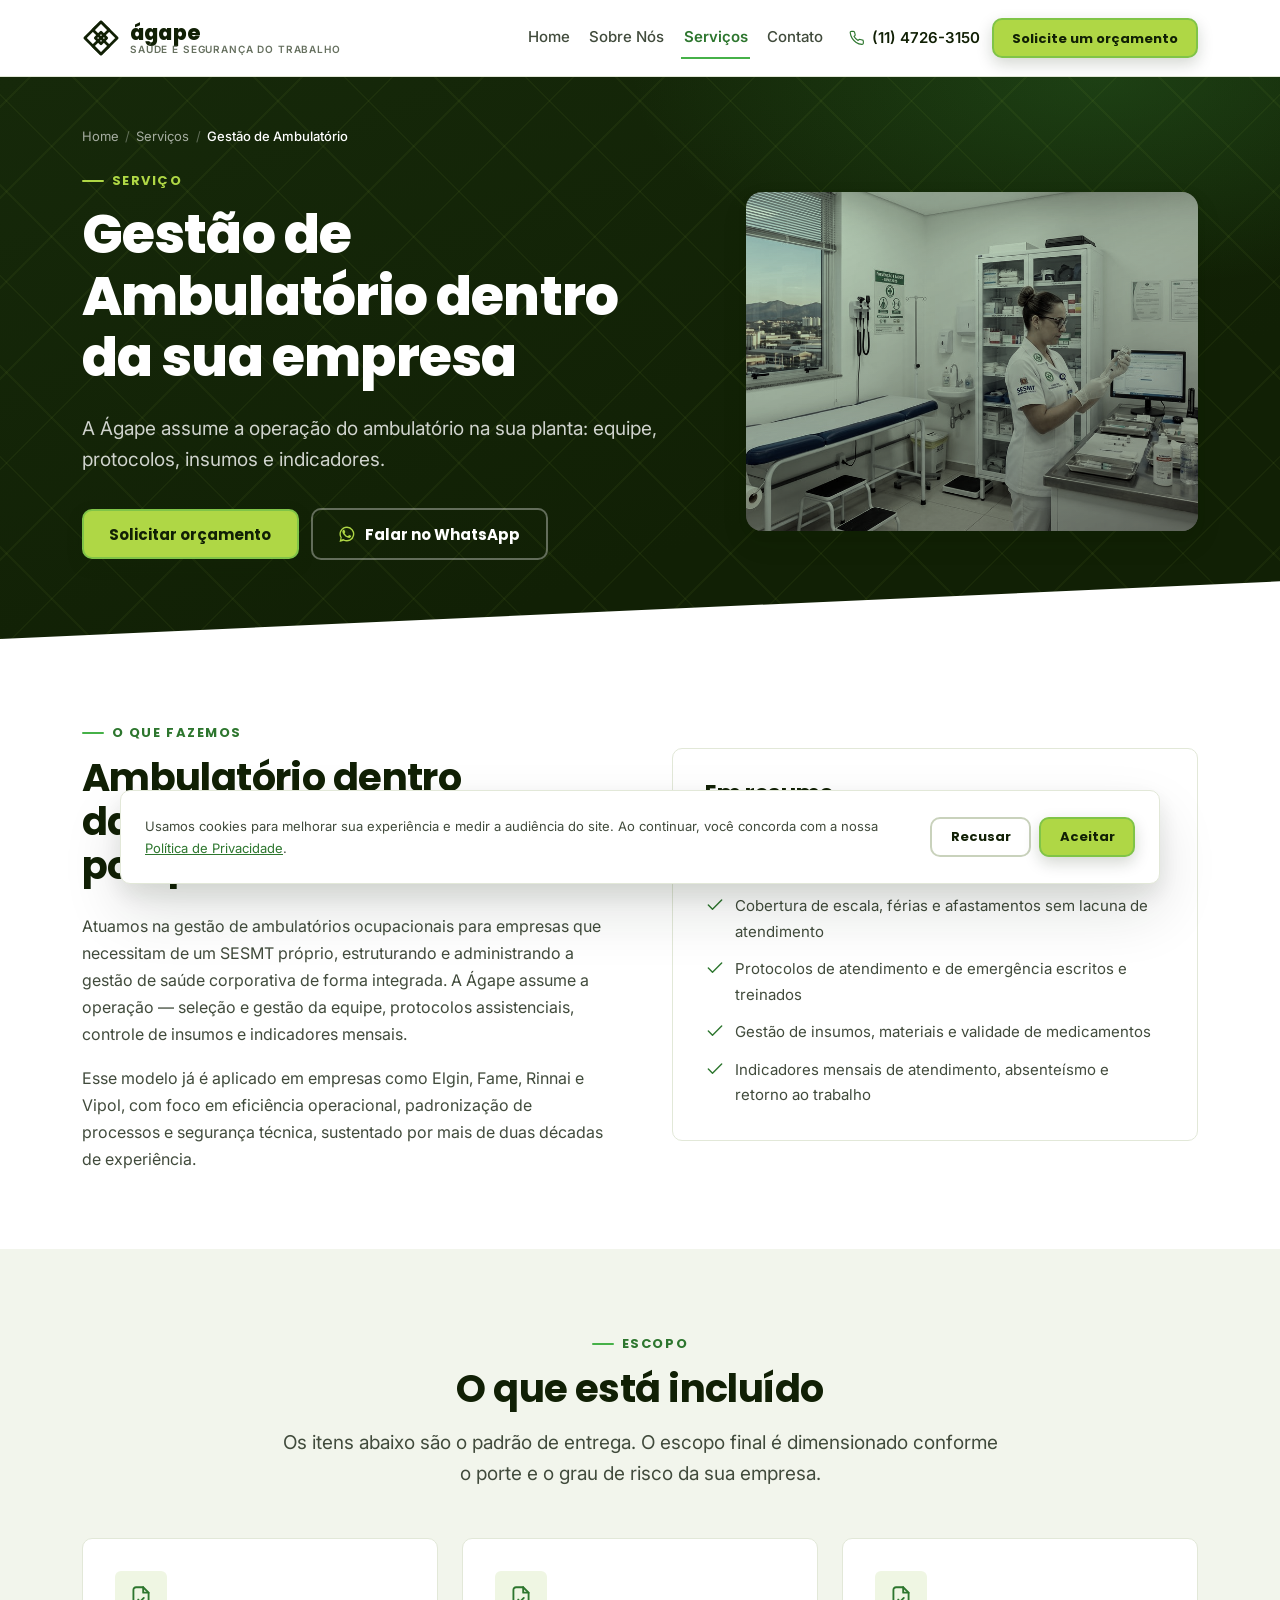
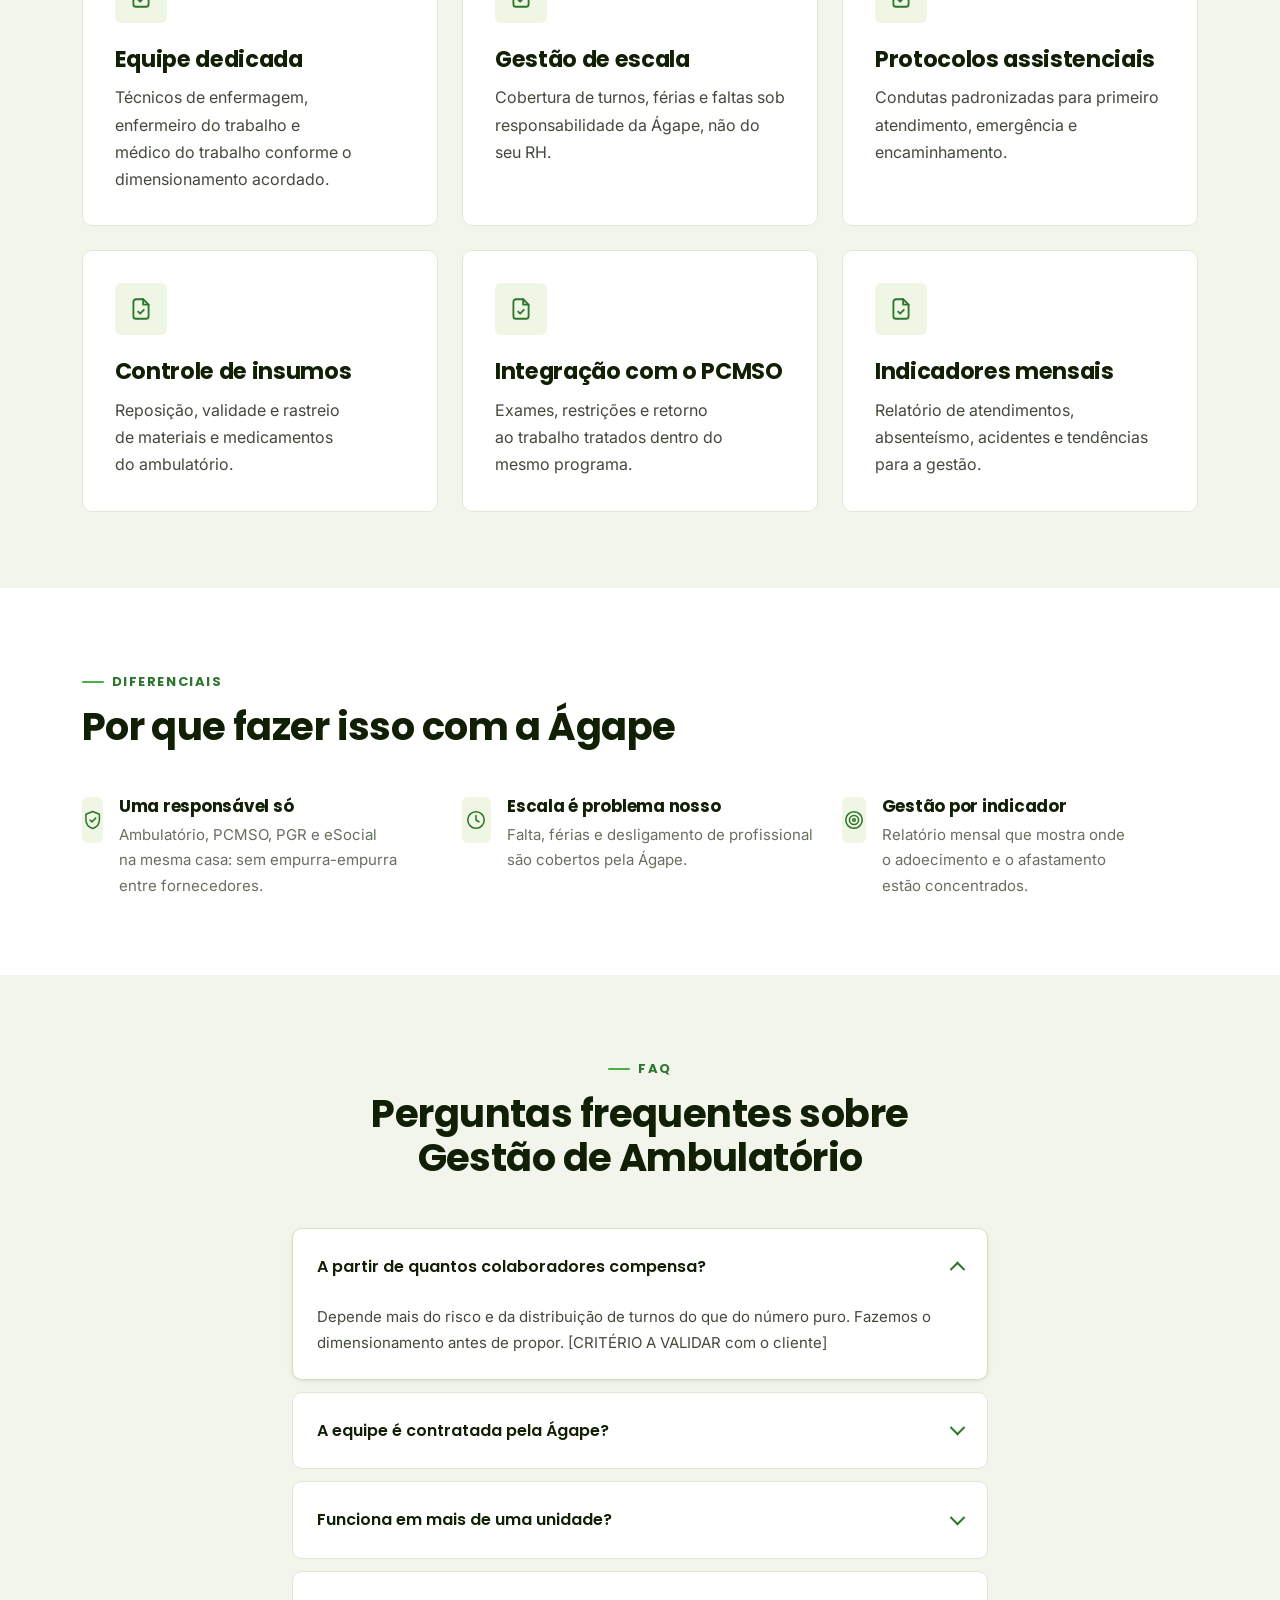
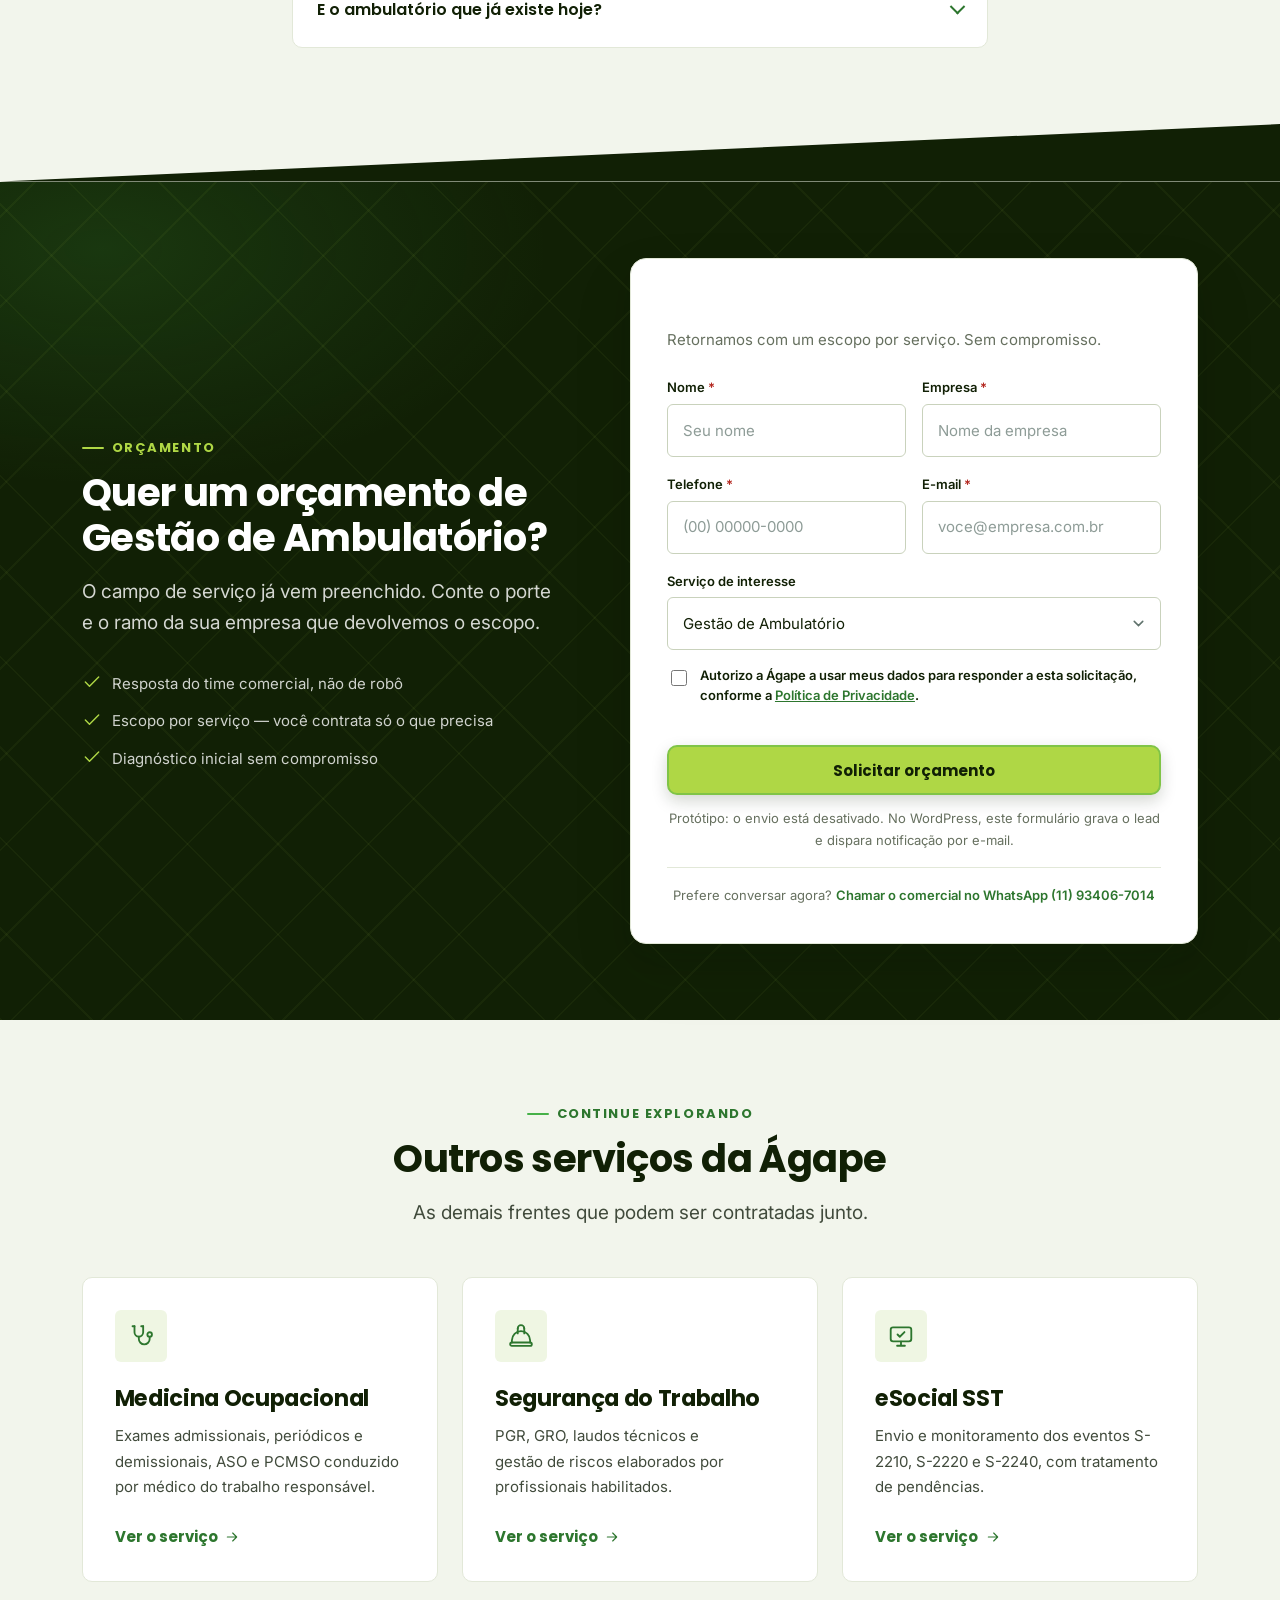
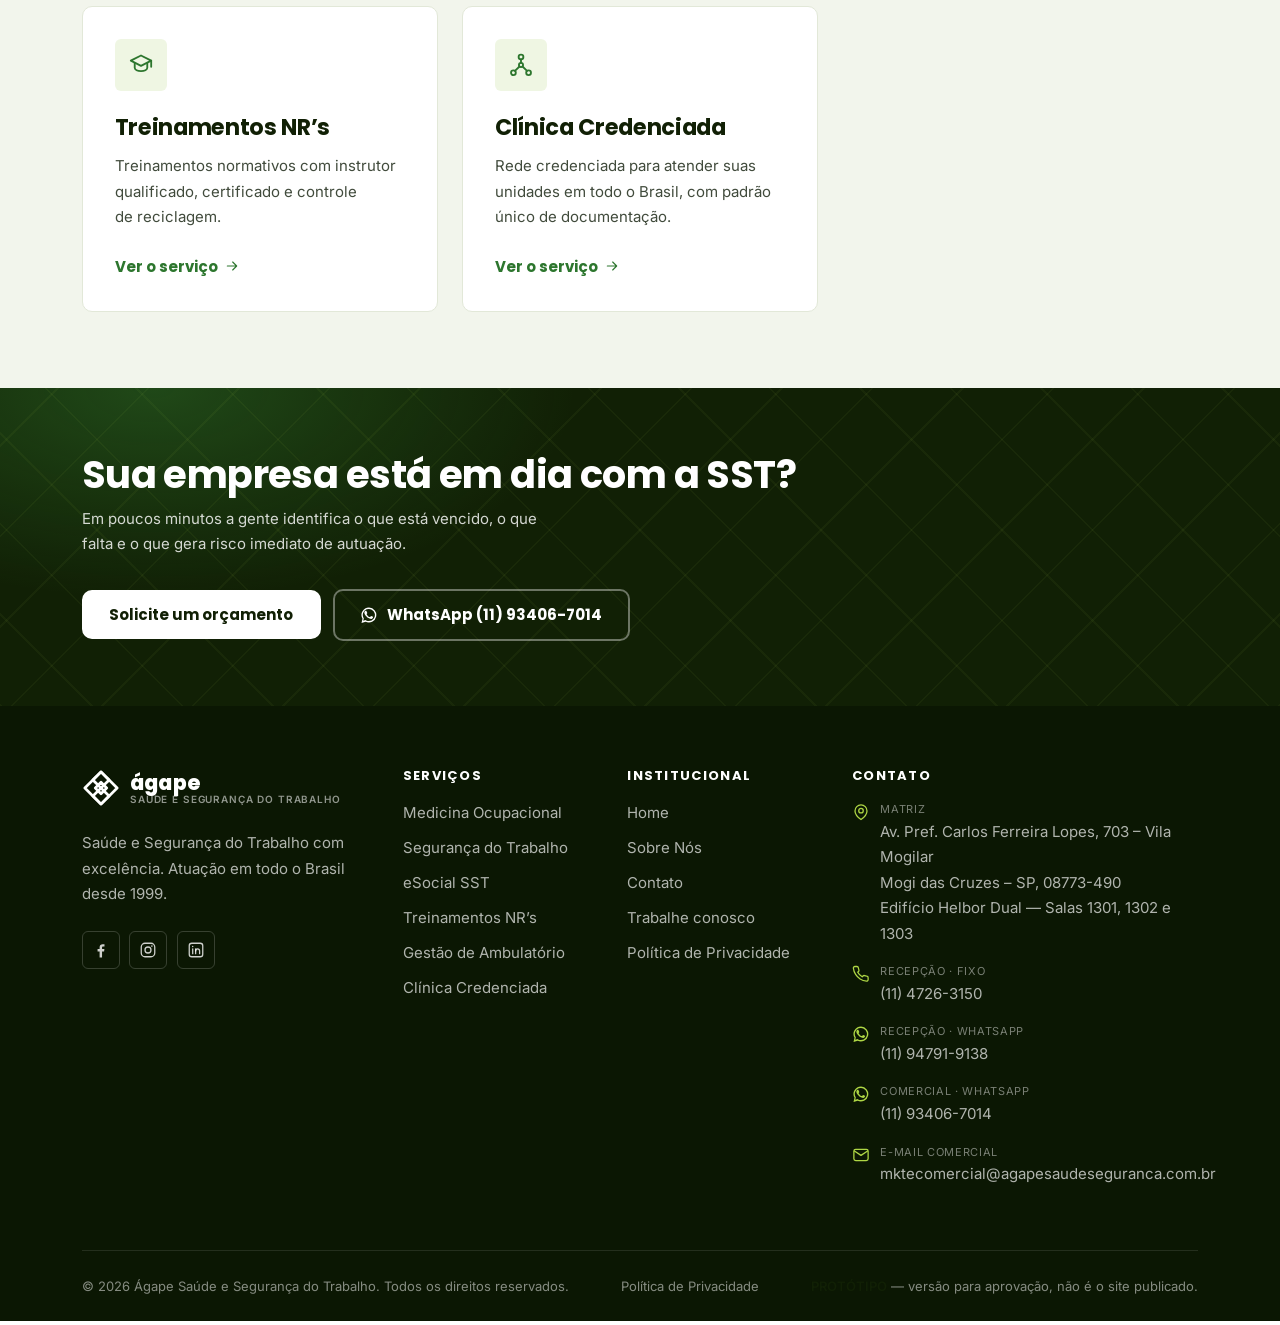
<file: gestao-ambulatorio-empresas/index.html>
<!DOCTYPE html>
<html lang="pt-BR">
<head>
<meta charset="utf-8">
<meta name="viewport" content="width=device-width, initial-scale=1">

<!-- ============================================================
     PÁGINA: Gestão de Ambulatório
     SLUG (manter no WordPress): /gestao-ambulatorio-empresas/
     SEO title: Gestão de Ambulatório para Empresas | Ágape SST
     SEO meta description: Terceirização e gestão do ambulatório dentro da sua empresa: equipe dimensionada, cobertura de escala, protocolos e indicadores mensais.
     Página de serviço — mesma estrutura de blocos nas 6. Formulário chega com o serviço pré-marcado.
     ============================================================ -->
<title>Gestão de Ambulatório para Empresas | Ágape SST</title>
<meta name="description" content="Terceirização e gestão do ambulatório dentro da sua empresa: equipe dimensionada, cobertura de escala, protocolos e indicadores mensais.">
<meta name="robots" content="noindex, nofollow"><!-- PROTÓTIPO: remover no site real -->

<link rel="preconnect" href="https://fonts.googleapis.com">
<link rel="preconnect" href="https://fonts.gstatic.com" crossorigin>
<link href="https://fonts.googleapis.com/css2?family=Inter:wght@400;500;600&family=Poppins:wght@600;700;800&display=swap" rel="stylesheet">
<link rel="stylesheet" href="../assets/css/style.css">

</head>
<body>

<a class="pular-para-conteudo" href="#conteudo">Pular para o conteúdo</a>

<header class="site-header">
  <div class="container header-inner">
    <!-- LOGOTIPO — PLACEHOLDER.
     Reproduz a estrutura da assinatura oficial: símbolo de losangos
     + wordmark "ágape" em caixa baixa + tagline. O símbolo aqui é uma
     APROXIMAÇÃO: substituir pelo SVG vetorial oficial.
     Regra do guia (item 02): versão preta sobre fundo claro, branca
     sobre fundo escuro; não distorcer, inclinar nem aplicar efeitos. -->
<a class="logo" href="../index.html" aria-label="Ágape Saúde e Segurança do Trabalho — página inicial">
  <span class="logo-marca"><svg viewBox="0 0 24 24" fill="none" stroke="currentColor" stroke-width="1.7" stroke-linecap="round" stroke-linejoin="round" aria-hidden="true"><path d="M12 1.8L22.2 12 12 22.2 1.8 12z"/><path d="M12 1.8L17.1 6.9 12 12 6.9 6.9z"/><path d="M12 12l5.1 5.1L12 22.2 6.9 17.1z"/><path d="M8.4 12L12 8.4l3.6 3.6L12 15.6z"/></svg></span>
  <span class="logo-texto">
    <span class="logo-nome">ágape</span>
    <span class="logo-sub">Saúde e Segurança do Trabalho</span>
  </span>
</a>

    <!-- Menu mobile em CSS puro. No Elementor: menu responsivo nativo. -->
    <input type="checkbox" id="abrir-menu" class="nav-check" aria-label="Abrir e fechar o menu">
    <span class="nav-abre" aria-hidden="true"><svg viewBox="0 0 24 24" fill="none" stroke="currentColor" stroke-width="1.7" stroke-linecap="round" stroke-linejoin="round" aria-hidden="true"><path d="M4 7h16M4 12h16M4 17h16"/></svg></span>

    <nav class="site-nav" aria-label="Menu principal">
      <ul>
      <li><a href="../index.html">Home</a></li>
      <li><a href="../sobre-nos/index.html">Sobre Nós</a></li>
      <li><a href="../servicos/index.html" aria-current="page">Serviços</a></li>
      <li><a href="../contato/index.html">Contato</a></li>
        <!-- ÁREA DO CLIENTE (SOC) — seção 5.5 do CLAUDE.md.
             Item CONDICIONAL: só entra se a Ágape for assinante do SOC/SOCRH.
             É apenas um link para o portal externo, não uma funcionalidade.
             Descomente e aponte para a URL do portal quando confirmado.
        <li><a href="#" target="_blank" rel="noopener">Área do Cliente</a></li>
        -->
        <li class="nav-cta-mobile">
          <a class="btn btn--primario" href="../contato/index.html#orcamento">Solicite um orçamento</a>
        </li>
      </ul>
    </nav>

    <div class="header-acoes">
      <a class="header-tel" href="tel:+551147263150"><svg viewBox="0 0 24 24" fill="none" stroke="currentColor" stroke-width="1.7" stroke-linecap="round" stroke-linejoin="round" aria-hidden="true"><path d="M21.5 16.9v2.7a2 2 0 0 1-2.2 2 19.6 19.6 0 0 1-8.5-3 19.3 19.3 0 0 1-6-6 19.6 19.6 0 0 1-3-8.6A2 2 0 0 1 3.8 2h2.7a2 2 0 0 1 2 1.7c.12 1 .35 1.9.67 2.8a2 2 0 0 1-.45 2.1L7.6 9.7a16 16 0 0 0 6 6l1.1-1.1a2 2 0 0 1 2.1-.45c.9.32 1.84.55 2.8.67a2 2 0 0 1 1.9 2.05z"/></svg> (11) 4726-3150</a>
      <a class="btn btn--primario btn--pequeno" href="../contato/index.html#orcamento">Solicite um orçamento</a>
    </div>
  </div>
</header>

<main id="conteudo">

<section class="pagina-topo com-diagonal com-diagonal--para-branco">
  <div class="container">
    <nav class="trilha" aria-label="Você está aqui">
      <ol>
      <li><a href="../index.html">Home</a></li>
      <li><a href="../servicos/index.html">Serviços</a></li>
      <li><span aria-current="page">Gestão de Ambulatório</span></li>
      </ol>
    </nav>
    <div class="pagina-topo-grade">
      <div>
        <span class="olho">Serviço</span>
        <h1>Gestão de Ambulatório dentro da sua empresa</h1>
        <p class="lead">A Ágape assume a operação do ambulatório na sua planta: equipe, protocolos, insumos e indicadores.</p>
        <div class="grupo-botoes mt-xl">
          <a class="btn btn--primario" href="#orcamento">Solicitar orçamento</a>
          <a class="btn btn--whatsapp" href="https://wa.me/5511934067014" target="_blank" rel="noopener"><svg viewBox="0 0 24 24" fill="currentColor" aria-hidden="true"><path d="M12 2a10 10 0 0 0-8.6 15.1L2 22.5l5.6-1.4A10 10 0 1 0 12 2zm0 18.1a8 8 0 0 1-4.3-1.2l-.3-.2-3.1.8.8-3-.2-.3A8.1 8.1 0 1 1 12 20.1z"/><path d="M17 14.3c-.3-.15-1.7-.85-2-.95-.26-.1-.45-.15-.64.15s-.74.94-.9 1.13c-.17.2-.34.22-.63.07a8.1 8.1 0 0 1-2.4-1.5 9 9 0 0 1-1.66-2.06c-.17-.3 0-.46.13-.6.14-.14.3-.35.45-.53.15-.18.2-.3.3-.5.1-.2.05-.37-.02-.52-.08-.15-.64-1.55-.88-2.12-.23-.55-.47-.48-.64-.49h-.55c-.2 0-.5.07-.77.37-.26.3-1 .98-1 2.4s1.03 2.78 1.17 2.98c.15.2 2.03 3.1 4.9 4.35.69.3 1.22.47 1.64.6.69.22 1.32.19 1.81.11.55-.08 1.7-.7 1.94-1.36.24-.67.24-1.24.17-1.36-.07-.12-.26-.2-.55-.34z"/></svg> Falar no WhatsApp</a>
        </div>
      </div>
      <div>
<!-- FOTO — Pexels, licença de uso comercial livre.
     Procedência em assets/fotos/CREDITOS.md.
     Tratamento (dessatura + verde) vem do CSS .foto-tratada.
     Para voltar ao vetor: apague o .jpg e rode build.py. -->
<figure class="foto-tratada">
  <img src="../assets/fotos/ambulatorio.jpg" alt="Arte da frente de Gestão de Ambulatório da Ágape" loading="lazy" decoding="async">
</figure>
</div>
    </div>
  </div>
</section>

<section class="secao">
  <div class="container duas-colunas">
    <div>
      <span class="olho">O que fazemos</span>
      <h2>Ambulatório dentro da empresa, operado por quem faz SST</h2>
      <div class="mt-lg">
      <p>Atuamos na gestão de ambulatórios ocupacionais para empresas que necessitam de um SESMT próprio, estruturando e administrando a gestão de saúde corporativa de forma integrada. A Ágape assume a operação — seleção e gestão da equipe, protocolos assistenciais, controle de insumos e indicadores mensais.</p>
      <p>Esse modelo já é aplicado em empresas como Elgin, Fame, Rinnai e Vipol, com foco em eficiência operacional, padronização de processos e segurança técnica, sustentado por mais de duas décadas de experiência.</p>
      </div>
    </div>
    <div class="card">
      <h3>Em resumo</h3>
      <ul class="lista-check mt-lg">
        <li><svg viewBox="0 0 24 24" fill="none" stroke="currentColor" stroke-width="1.7" stroke-linecap="round" stroke-linejoin="round" aria-hidden="true"><path d="M20 6L9 17l-5-5"/></svg><span>Dimensionamento da equipe conforme efetivo, turnos e risco</span></li>
        <li><svg viewBox="0 0 24 24" fill="none" stroke="currentColor" stroke-width="1.7" stroke-linecap="round" stroke-linejoin="round" aria-hidden="true"><path d="M20 6L9 17l-5-5"/></svg><span>Cobertura de escala, férias e afastamentos sem lacuna de atendimento</span></li>
        <li><svg viewBox="0 0 24 24" fill="none" stroke="currentColor" stroke-width="1.7" stroke-linecap="round" stroke-linejoin="round" aria-hidden="true"><path d="M20 6L9 17l-5-5"/></svg><span>Protocolos de atendimento e de emergência escritos e treinados</span></li>
        <li><svg viewBox="0 0 24 24" fill="none" stroke="currentColor" stroke-width="1.7" stroke-linecap="round" stroke-linejoin="round" aria-hidden="true"><path d="M20 6L9 17l-5-5"/></svg><span>Gestão de insumos, materiais e validade de medicamentos</span></li>
        <li><svg viewBox="0 0 24 24" fill="none" stroke="currentColor" stroke-width="1.7" stroke-linecap="round" stroke-linejoin="round" aria-hidden="true"><path d="M20 6L9 17l-5-5"/></svg><span>Indicadores mensais de atendimento, absenteísmo e retorno ao trabalho</span></li>
      </ul>
    </div>
  </div>
</section>

<section class="secao secao--alt">
  <div class="container">
    <div class="secao-cabecalho secao-cabecalho--centro">
      <span class="olho">Escopo</span>
      <h2>O que está incluído</h2>
      <p class="lead">Os itens abaixo são o padrão de entrega. O escopo final é
      dimensionado conforme o porte e o grau de risco da sua empresa.</p>
    </div>
    <div class="grade grade--3">
      <article class="card">
        <span class="icone-caixa"><svg viewBox="0 0 24 24" fill="none" stroke="currentColor" stroke-width="1.7" stroke-linecap="round" stroke-linejoin="round" aria-hidden="true"><path d="M14 3H7.4A2.4 2.4 0 0 0 5 5.4v13.2A2.4 2.4 0 0 0 7.4 21h9.2a2.4 2.4 0 0 0 2.4-2.4V8z"/><path d="M14 3v5h5"/><path d="M9.4 14.4l1.8 1.8 3.4-3.4"/></svg></span>
        <h3>Equipe dedicada</h3>
        <p class="mt-sm">Técnicos de enfermagem, enfermeiro do trabalho e médico do trabalho conforme o dimensionamento acordado.</p>
      </article>
      <article class="card">
        <span class="icone-caixa"><svg viewBox="0 0 24 24" fill="none" stroke="currentColor" stroke-width="1.7" stroke-linecap="round" stroke-linejoin="round" aria-hidden="true"><path d="M14 3H7.4A2.4 2.4 0 0 0 5 5.4v13.2A2.4 2.4 0 0 0 7.4 21h9.2a2.4 2.4 0 0 0 2.4-2.4V8z"/><path d="M14 3v5h5"/><path d="M9.4 14.4l1.8 1.8 3.4-3.4"/></svg></span>
        <h3>Gestão de escala</h3>
        <p class="mt-sm">Cobertura de turnos, férias e faltas sob responsabilidade da Ágape, não do seu RH.</p>
      </article>
      <article class="card">
        <span class="icone-caixa"><svg viewBox="0 0 24 24" fill="none" stroke="currentColor" stroke-width="1.7" stroke-linecap="round" stroke-linejoin="round" aria-hidden="true"><path d="M14 3H7.4A2.4 2.4 0 0 0 5 5.4v13.2A2.4 2.4 0 0 0 7.4 21h9.2a2.4 2.4 0 0 0 2.4-2.4V8z"/><path d="M14 3v5h5"/><path d="M9.4 14.4l1.8 1.8 3.4-3.4"/></svg></span>
        <h3>Protocolos assistenciais</h3>
        <p class="mt-sm">Condutas padronizadas para primeiro atendimento, emergência e encaminhamento.</p>
      </article>
      <article class="card">
        <span class="icone-caixa"><svg viewBox="0 0 24 24" fill="none" stroke="currentColor" stroke-width="1.7" stroke-linecap="round" stroke-linejoin="round" aria-hidden="true"><path d="M14 3H7.4A2.4 2.4 0 0 0 5 5.4v13.2A2.4 2.4 0 0 0 7.4 21h9.2a2.4 2.4 0 0 0 2.4-2.4V8z"/><path d="M14 3v5h5"/><path d="M9.4 14.4l1.8 1.8 3.4-3.4"/></svg></span>
        <h3>Controle de insumos</h3>
        <p class="mt-sm">Reposição, validade e rastreio de materiais e medicamentos do ambulatório.</p>
      </article>
      <article class="card">
        <span class="icone-caixa"><svg viewBox="0 0 24 24" fill="none" stroke="currentColor" stroke-width="1.7" stroke-linecap="round" stroke-linejoin="round" aria-hidden="true"><path d="M14 3H7.4A2.4 2.4 0 0 0 5 5.4v13.2A2.4 2.4 0 0 0 7.4 21h9.2a2.4 2.4 0 0 0 2.4-2.4V8z"/><path d="M14 3v5h5"/><path d="M9.4 14.4l1.8 1.8 3.4-3.4"/></svg></span>
        <h3>Integração com o PCMSO</h3>
        <p class="mt-sm">Exames, restrições e retorno ao trabalho tratados dentro do mesmo programa.</p>
      </article>
      <article class="card">
        <span class="icone-caixa"><svg viewBox="0 0 24 24" fill="none" stroke="currentColor" stroke-width="1.7" stroke-linecap="round" stroke-linejoin="round" aria-hidden="true"><path d="M14 3H7.4A2.4 2.4 0 0 0 5 5.4v13.2A2.4 2.4 0 0 0 7.4 21h9.2a2.4 2.4 0 0 0 2.4-2.4V8z"/><path d="M14 3v5h5"/><path d="M9.4 14.4l1.8 1.8 3.4-3.4"/></svg></span>
        <h3>Indicadores mensais</h3>
        <p class="mt-sm">Relatório de atendimentos, absenteísmo, acidentes e tendências para a gestão.</p>
      </article>
    </div>
  </div>
</section>

<section class="secao">
  <div class="container">
    <div class="secao-cabecalho">
      <span class="olho">Diferenciais</span>
      <h2>Por que fazer isso com a Ágape</h2>
    </div>
    <div class="grade grade--3">
      <div class="diferencial">
        <span class="icone-caixa"><svg viewBox="0 0 24 24" fill="none" stroke="currentColor" stroke-width="1.7" stroke-linecap="round" stroke-linejoin="round" aria-hidden="true"><path d="M12 2.5l7.6 3v5.9c0 4.9-3.2 8.6-7.6 10.1-4.4-1.5-7.6-5.2-7.6-10.1V5.5z"/><path d="M9 12l2.1 2.1L15.4 9.9"/></svg></span>
        <div>
          <h3>Uma responsável só</h3>
          <p>Ambulatório, PCMSO, PGR e eSocial na mesma casa: sem empurra-empurra entre fornecedores.</p>
        </div>
      </div>
      <div class="diferencial">
        <span class="icone-caixa"><svg viewBox="0 0 24 24" fill="none" stroke="currentColor" stroke-width="1.7" stroke-linecap="round" stroke-linejoin="round" aria-hidden="true"><circle cx="12" cy="12" r="9"/><path d="M12 7.2V12l3.2 1.9"/></svg></span>
        <div>
          <h3>Escala é problema nosso</h3>
          <p>Falta, férias e desligamento de profissional são cobertos pela Ágape.</p>
        </div>
      </div>
      <div class="diferencial">
        <span class="icone-caixa"><svg viewBox="0 0 24 24" fill="none" stroke="currentColor" stroke-width="1.7" stroke-linecap="round" stroke-linejoin="round" aria-hidden="true"><circle cx="12" cy="12" r="9"/><circle cx="12" cy="12" r="5"/><circle cx="12" cy="12" r="1.4"/></svg></span>
        <div>
          <h3>Gestão por indicador</h3>
          <p>Relatório mensal que mostra onde o adoecimento e o afastamento estão concentrados.</p>
        </div>
      </div>
    </div>
  </div>
</section>

<section class="secao secao--alt com-diagonal com-diagonal--para-escuro">
  <div class="container container--estreito">
    <div class="secao-cabecalho secao-cabecalho--centro">
      <span class="olho">FAQ</span>
      <h2>Perguntas frequentes sobre Gestão de Ambulatório</h2>
    </div>
    <!-- Accordion nativo com <details>. No Elementor: widget Accordion. -->
    <div class="faq">
      <details class="faq-item" open>
        <summary>A partir de quantos colaboradores compensa?</summary>
        <div class="faq-resposta"><p>Depende mais do risco e da distribuição de turnos do que do número puro. Fazemos o dimensionamento antes de propor. [CRITÉRIO A VALIDAR com o cliente]</p></div>
      </details>
      <details class="faq-item">
        <summary>A equipe é contratada pela Ágape?</summary>
        <div class="faq-resposta"><p>Sim. A gestão do vínculo, da escala e das substituições fica com a Ágape.</p></div>
      </details>
      <details class="faq-item">
        <summary>Funciona em mais de uma unidade?</summary>
        <div class="faq-resposta"><p>Sim, com padronização de protocolo e de indicadores entre as unidades.</p></div>
      </details>
      <details class="faq-item">
        <summary>E o ambulatório que já existe hoje?</summary>
        <div class="faq-resposta"><p>Assumimos a operação existente, com diagnóstico inicial de estrutura, equipe e protocolos.</p></div>
      </details>
    </div>
  </div>
</section>

<section class="secao secao--escura" id="orcamento">
  <div class="container form-bloco-grade">
    <div>
      <span class="olho">Orçamento</span>
      <h2>Quer um orçamento de Gestão de Ambulatório?</h2>
      <p class="lead mt-md">O campo de serviço já vem preenchido. Conte o porte e o ramo da sua empresa que devolvemos o escopo.</p>
      <ul class="lista-check mt-xl">
        <li><svg viewBox="0 0 24 24" fill="none" stroke="currentColor" stroke-width="1.7" stroke-linecap="round" stroke-linejoin="round" aria-hidden="true"><path d="M20 6L9 17l-5-5"/></svg><span>Resposta do time comercial, não de robô</span></li>
        <li><svg viewBox="0 0 24 24" fill="none" stroke="currentColor" stroke-width="1.7" stroke-linecap="round" stroke-linejoin="round" aria-hidden="true"><path d="M20 6L9 17l-5-5"/></svg><span>Escopo por serviço — você contrata só o que precisa</span></li>
        <li><svg viewBox="0 0 24 24" fill="none" stroke="currentColor" stroke-width="1.7" stroke-linecap="round" stroke-linejoin="round" aria-hidden="true"><path d="M20 6L9 17l-5-5"/></svg><span>Diagnóstico inicial sem compromisso</span></li>
      </ul>
    </div>
    
<div class="form-cartao" id="orcamento">
  <h3>Solicite um orçamento</h3>
  <p class="form-sub">Retornamos com um escopo por serviço. Sem compromisso.</p>

  <!-- Serviço PRÉ-MARCADO nesta página: ambulatorio -->
  <form class="campos campos--2col" method="post" action="#" novalidate>
    <div class="campo">
      <label for="orcamento-nome">Nome <span class="obrigatorio" aria-hidden="true">*</span></label>
      <input type="text" id="orcamento-nome" name="nome" placeholder="Seu nome" required>
    </div>
    <div class="campo">
      <label for="orcamento-empresa">Empresa <span class="obrigatorio" aria-hidden="true">*</span></label>
      <input type="text" id="orcamento-empresa" name="empresa" placeholder="Nome da empresa" required>
    </div>
    <div class="campo">
      <label for="orcamento-telefone">Telefone <span class="obrigatorio" aria-hidden="true">*</span></label>
      <input type="tel" id="orcamento-telefone" name="telefone" placeholder="(00) 00000-0000" required>
    </div>
    <div class="campo">
      <label for="orcamento-email">E-mail <span class="obrigatorio" aria-hidden="true">*</span></label>
      <input type="email" id="orcamento-email" name="email" placeholder="voce@empresa.com.br" required>
    </div>
    <div class="campo campo--largo">
      <label for="orcamento-servico">Serviço de interesse</label>
      <select id="orcamento-servico" name="servico">
              <option value="">Selecione o serviço</option>
              <option value="medicina">Medicina Ocupacional</option>
              <option value="seguranca">Segurança do Trabalho</option>
              <option value="esocial">eSocial SST</option>
              <option value="treinamentos">Treinamentos NR’s</option>
              <option value="ambulatorio" selected>Gestão de Ambulatório</option>
              <option value="clinica">Clínica Credenciada</option>
              <option value="orientacao">Ainda não sei — preciso de orientação</option>
      </select>
    </div>

    <div class="campo campo--largo">
      <label class="consentimento" for="orcamento-lgpd">
        <input type="checkbox" id="orcamento-lgpd" name="lgpd" required>
        <span>Autorizo a Ágape a usar meus dados para responder a esta
        solicitação, conforme a <a href="../politica-de-privacidade/index.html">Política de Privacidade</a>.</span>
      </label>
    </div>

    <div class="campo campo--largo form-rodape">
      <!-- type="button": no protótipo o formulário NÃO envia (seção 8). -->
      <button type="button" class="btn btn--primario btn--bloco">Solicitar orçamento</button>
      <p class="form-nota">Protótipo: o envio está desativado. No WordPress,
      este formulário grava o lead e dispara notificação por e-mail.</p>
    </div>
  </form>

  <p class="form-alternativa">
    Prefere conversar agora? <a href="https://wa.me/5511934067014" target="_blank" rel="noopener">Chamar o
    comercial no WhatsApp (11) 93406-7014</a>
  </p>
</div>
  </div>
</section>

<section class="secao secao--alt">
  <div class="container">
    <div class="secao-cabecalho secao-cabecalho--centro">
      <span class="olho">Continue explorando</span>
      <h2>Outros serviços da Ágape</h2>
      <p class="lead">As demais frentes que podem ser contratadas junto.</p>
    </div>
    <!-- GRADE DE SERVIÇOS — bloco repetível. Cada card leva à página do
         serviço, onde o formulário já chega com o serviço pré-marcado
         (roteamento por intenção, seção 5.1). -->
    <div class="grade grade--3">
      <article class="card card-servico">
        <span class="icone-caixa"><svg viewBox="0 0 24 24" fill="none" stroke="currentColor" stroke-width="1.7" stroke-linecap="round" stroke-linejoin="round" aria-hidden="true"><path d="M6 3v5.6a4 4 0 0 0 8 0V3"/><path d="M4.2 3H6M12.2 3H14"/><path d="M10 12.6v2.1a5 5 0 0 0 10 0v-1.4"/><circle cx="20" cy="10.6" r="2.1"/></svg></span>
        <h3>Medicina Ocupacional</h3>
        <p>Exames admissionais, periódicos e demissionais, ASO e PCMSO conduzido por médico do trabalho responsável.</p>
        <a class="link-seta" href="../medicina-ocupacional-empresas/index.html">Ver o serviço <svg viewBox="0 0 24 24" fill="none" stroke="currentColor" stroke-width="1.7" stroke-linecap="round" stroke-linejoin="round" aria-hidden="true"><path d="M5 12h14M13 6l6 6-6 6"/></svg></a>
      </article>
      <article class="card card-servico">
        <span class="icone-caixa"><svg viewBox="0 0 24 24" fill="none" stroke="currentColor" stroke-width="1.7" stroke-linecap="round" stroke-linejoin="round" aria-hidden="true"><path d="M3.6 18v-2.1a8.4 8.4 0 0 1 16.8 0V18"/><rect x="2" y="18" width="20" height="3.1" rx="1.5"/><path d="M9 5V9.6M15 5V9.6"/><path d="M9 5a3 3 0 0 1 6 0"/></svg></span>
        <h3>Segurança do Trabalho</h3>
        <p>PGR, GRO, laudos técnicos e gestão de riscos elaborados por profissionais habilitados.</p>
        <a class="link-seta" href="../seguranca-trabalho-empresas/index.html">Ver o serviço <svg viewBox="0 0 24 24" fill="none" stroke="currentColor" stroke-width="1.7" stroke-linecap="round" stroke-linejoin="round" aria-hidden="true"><path d="M5 12h14M13 6l6 6-6 6"/></svg></a>
      </article>
      <article class="card card-servico">
        <span class="icone-caixa"><svg viewBox="0 0 24 24" fill="none" stroke="currentColor" stroke-width="1.7" stroke-linecap="round" stroke-linejoin="round" aria-hidden="true"><rect x="2.5" y="4" width="19" height="13" rx="2.2"/><path d="M8.4 21h7.2M12 17.2V21"/><path d="M8.8 10.6l2.1 2.1 4.3-4.3"/></svg></span>
        <h3>eSocial SST</h3>
        <p>Envio e monitoramento dos eventos S-2210, S-2220 e S-2240, com tratamento de pendências.</p>
        <a class="link-seta" href="../esocial-sst-empresas/index.html">Ver o serviço <svg viewBox="0 0 24 24" fill="none" stroke="currentColor" stroke-width="1.7" stroke-linecap="round" stroke-linejoin="round" aria-hidden="true"><path d="M5 12h14M13 6l6 6-6 6"/></svg></a>
      </article>
      <article class="card card-servico">
        <span class="icone-caixa"><svg viewBox="0 0 24 24" fill="none" stroke="currentColor" stroke-width="1.7" stroke-linecap="round" stroke-linejoin="round" aria-hidden="true"><path d="M12 3.2L2.6 8 12 12.8 21.4 8z"/><path d="M6.2 10.2v4.4c0 1.7 2.6 3 5.8 3s5.8-1.3 5.8-3v-4.4"/><path d="M21.4 8v5.6"/></svg></span>
        <h3>Treinamentos NR’s</h3>
        <p>Treinamentos normativos com instrutor qualificado, certificado e controle de reciclagem.</p>
        <a class="link-seta" href="../treinamentos-nrs-empresas/index.html">Ver o serviço <svg viewBox="0 0 24 24" fill="none" stroke="currentColor" stroke-width="1.7" stroke-linecap="round" stroke-linejoin="round" aria-hidden="true"><path d="M5 12h14M13 6l6 6-6 6"/></svg></a>
      </article>
      <article class="card card-servico">
        <span class="icone-caixa"><svg viewBox="0 0 24 24" fill="none" stroke="currentColor" stroke-width="1.7" stroke-linecap="round" stroke-linejoin="round" aria-hidden="true"><circle cx="12" cy="4.6" r="2.2"/><circle cx="5" cy="19.2" r="2.2"/><circle cx="19" cy="19.2" r="2.2"/><circle cx="12" cy="12" r="1.9"/><path d="M12 6.8v3.3M10.6 13.4L6.4 17.4M13.4 13.4l4.2 4"/></svg></span>
        <h3>Clínica Credenciada</h3>
        <p>Rede credenciada para atender suas unidades em todo o Brasil, com padrão único de documentação.</p>
        <a class="link-seta" href="../clinica-credenciada/index.html">Ver o serviço <svg viewBox="0 0 24 24" fill="none" stroke="currentColor" stroke-width="1.7" stroke-linecap="round" stroke-linejoin="round" aria-hidden="true"><path d="M5 12h14M13 6l6 6-6 6"/></svg></a>
      </article>
    </div>
  </div>
</section>

<section class="cta-final">
  <div class="container cta-final-inner">
    <div>
      <h2>Sua empresa está em dia com a SST?</h2>
      <p>Em poucos minutos a gente identifica o que está vencido, o que falta e o que gera risco imediato de autuação.</p>
    </div>
    <div class="grupo-botoes">
      <a class="btn btn--claro" href="../contato/index.html#orcamento">Solicite um orçamento</a>
      <a class="btn btn--fantasma-claro" href="https://wa.me/5511934067014" target="_blank" rel="noopener">
        <svg viewBox="0 0 24 24" fill="currentColor" aria-hidden="true"><path d="M12 2a10 10 0 0 0-8.6 15.1L2 22.5l5.6-1.4A10 10 0 1 0 12 2zm0 18.1a8 8 0 0 1-4.3-1.2l-.3-.2-3.1.8.8-3-.2-.3A8.1 8.1 0 1 1 12 20.1z"/><path d="M17 14.3c-.3-.15-1.7-.85-2-.95-.26-.1-.45-.15-.64.15s-.74.94-.9 1.13c-.17.2-.34.22-.63.07a8.1 8.1 0 0 1-2.4-1.5 9 9 0 0 1-1.66-2.06c-.17-.3 0-.46.13-.6.14-.14.3-.35.45-.53.15-.18.2-.3.3-.5.1-.2.05-.37-.02-.52-.08-.15-.64-1.55-.88-2.12-.23-.55-.47-.48-.64-.49h-.55c-.2 0-.5.07-.77.37-.26.3-1 .98-1 2.4s1.03 2.78 1.17 2.98c.15.2 2.03 3.1 4.9 4.35.69.3 1.22.47 1.64.6.69.22 1.32.19 1.81.11.55-.08 1.7-.7 1.94-1.36.24-.67.24-1.24.17-1.36-.07-.12-.26-.2-.55-.34z"/></svg> WhatsApp (11) 93406-7014</a>
    </div>
  </div>
</section>
</main>

<footer class="site-footer">
  <div class="container">
    <div class="footer-grade">

      <div>
        <!-- LOGOTIPO — PLACEHOLDER.
     Reproduz a estrutura da assinatura oficial: símbolo de losangos
     + wordmark "ágape" em caixa baixa + tagline. O símbolo aqui é uma
     APROXIMAÇÃO: substituir pelo SVG vetorial oficial.
     Regra do guia (item 02): versão preta sobre fundo claro, branca
     sobre fundo escuro; não distorcer, inclinar nem aplicar efeitos. -->
<a class="logo" href="../index.html" aria-label="Ágape Saúde e Segurança do Trabalho — página inicial">
  <span class="logo-marca"><svg viewBox="0 0 24 24" fill="none" stroke="currentColor" stroke-width="1.7" stroke-linecap="round" stroke-linejoin="round" aria-hidden="true"><path d="M12 1.8L22.2 12 12 22.2 1.8 12z"/><path d="M12 1.8L17.1 6.9 12 12 6.9 6.9z"/><path d="M12 12l5.1 5.1L12 22.2 6.9 17.1z"/><path d="M8.4 12L12 8.4l3.6 3.6L12 15.6z"/></svg></span>
  <span class="logo-texto">
    <span class="logo-nome">ágape</span>
    <span class="logo-sub">Saúde e Segurança do Trabalho</span>
  </span>
</a>
        <p class="footer-sobre">Saúde e Segurança do Trabalho com excelência.
        Atuação em todo o Brasil desde 1999.</p>
        <div class="footer-redes">
          <a href="https://www.facebook.com/agapepericias" target="_blank" rel="noopener" aria-label="Facebook da Ágape"><svg viewBox="0 0 24 24" fill="currentColor" aria-hidden="true"><path d="M13.4 22v-8.1h2.7l.42-3.15H13.4V8.73c0-.9.25-1.53 1.56-1.53h1.67V4.38A22 22 0 0 0 14.2 4.25c-2.4 0-4.05 1.47-4.05 4.17v2.33H7.42V13.9h2.73V22z"/></svg></a>
          <a href="https://www.instagram.com/agape.sst/" target="_blank" rel="noopener" aria-label="Instagram da Ágape"><svg viewBox="0 0 24 24" fill="none" stroke="currentColor" stroke-width="1.7" stroke-linecap="round" stroke-linejoin="round" aria-hidden="true"><rect x="3" y="3" width="18" height="18" rx="5"/><circle cx="12" cy="12" r="4"/><circle cx="17.2" cy="6.8" r="1.1" fill="currentColor" stroke="none"/></svg></a>
          <a href="https://www.linkedin.com/company/%C3%A1gape-sa%C3%BAde-e-seguran%C3%A7a-do-trabalho/" target="_blank" rel="noopener" aria-label="LinkedIn da Ágape"><svg viewBox="0 0 24 24" fill="none" stroke="currentColor" stroke-width="1.7" stroke-linecap="round" stroke-linejoin="round" aria-hidden="true"><rect x="3" y="3" width="18" height="18" rx="3.4"/><path d="M7.6 10.4v6.5"/><circle cx="7.6" cy="7.4" r="1" fill="currentColor" stroke="none"/><path d="M11.5 16.9v-6.5"/><path d="M11.5 13.4c0-1.7 1.05-2.9 2.65-2.9s2.65 1.2 2.65 2.9v3.5"/></svg></a>
        </div>
      </div>

      <div>
        <h2 class="footer-titulo">Serviços</h2>
        <ul class="footer-lista">
        <li><a href="../medicina-ocupacional-empresas/index.html">Medicina Ocupacional</a></li>
        <li><a href="../seguranca-trabalho-empresas/index.html">Segurança do Trabalho</a></li>
        <li><a href="../esocial-sst-empresas/index.html">eSocial SST</a></li>
        <li><a href="../treinamentos-nrs-empresas/index.html">Treinamentos NR’s</a></li>
        <li><a href="../gestao-ambulatorio-empresas/index.html">Gestão de Ambulatório</a></li>
        <li><a href="../clinica-credenciada/index.html">Clínica Credenciada</a></li>
        </ul>
      </div>

      <div>
        <h2 class="footer-titulo">Institucional</h2>
        <ul class="footer-lista">
          <li><a href="../index.html">Home</a></li>
          <li><a href="../sobre-nos/index.html">Sobre Nós</a></li>
          <li><a href="../contato/index.html">Contato</a></li>
          <li><a href="../contato/index.html">Trabalhe conosco</a></li>
          <li><a href="../politica-de-privacidade/index.html">Política de Privacidade</a></li>
        </ul>
      </div>

      <div>
        <h2 class="footer-titulo">Contato</h2>
        <ul class="footer-contato">
          <li><svg viewBox="0 0 24 24" fill="none" stroke="currentColor" stroke-width="1.7" stroke-linecap="round" stroke-linejoin="round" aria-hidden="true"><path d="M20 10.5c0 5.8-8 11.5-8 11.5s-8-5.7-8-11.5a8 8 0 1 1 16 0z"/><circle cx="12" cy="10.2" r="3"/></svg>
            <span>
              <span class="rotulo">Matriz</span>
              Av. Pref. Carlos Ferreira Lopes, 703 – Vila Mogilar<br>Mogi das Cruzes – SP, 08773-490<br>Edifício Helbor Dual — Salas 1301, 1302 e 1303
            </span>
          </li>
          <li><svg viewBox="0 0 24 24" fill="none" stroke="currentColor" stroke-width="1.7" stroke-linecap="round" stroke-linejoin="round" aria-hidden="true"><path d="M21.5 16.9v2.7a2 2 0 0 1-2.2 2 19.6 19.6 0 0 1-8.5-3 19.3 19.3 0 0 1-6-6 19.6 19.6 0 0 1-3-8.6A2 2 0 0 1 3.8 2h2.7a2 2 0 0 1 2 1.7c.12 1 .35 1.9.67 2.8a2 2 0 0 1-.45 2.1L7.6 9.7a16 16 0 0 0 6 6l1.1-1.1a2 2 0 0 1 2.1-.45c.9.32 1.84.55 2.8.67a2 2 0 0 1 1.9 2.05z"/></svg>
            <span>
              <span class="rotulo">Recepção · fixo</span>
              <a href="tel:+551147263150">(11) 4726-3150</a>
            </span>
          </li>
          <li><svg viewBox="0 0 24 24" fill="currentColor" aria-hidden="true"><path d="M12 2a10 10 0 0 0-8.6 15.1L2 22.5l5.6-1.4A10 10 0 1 0 12 2zm0 18.1a8 8 0 0 1-4.3-1.2l-.3-.2-3.1.8.8-3-.2-.3A8.1 8.1 0 1 1 12 20.1z"/><path d="M17 14.3c-.3-.15-1.7-.85-2-.95-.26-.1-.45-.15-.64.15s-.74.94-.9 1.13c-.17.2-.34.22-.63.07a8.1 8.1 0 0 1-2.4-1.5 9 9 0 0 1-1.66-2.06c-.17-.3 0-.46.13-.6.14-.14.3-.35.45-.53.15-.18.2-.3.3-.5.1-.2.05-.37-.02-.52-.08-.15-.64-1.55-.88-2.12-.23-.55-.47-.48-.64-.49h-.55c-.2 0-.5.07-.77.37-.26.3-1 .98-1 2.4s1.03 2.78 1.17 2.98c.15.2 2.03 3.1 4.9 4.35.69.3 1.22.47 1.64.6.69.22 1.32.19 1.81.11.55-.08 1.7-.7 1.94-1.36.24-.67.24-1.24.17-1.36-.07-.12-.26-.2-.55-.34z"/></svg>
            <span>
              <span class="rotulo">Recepção · WhatsApp</span>
              <a href="https://wa.me/5511947919138" target="_blank" rel="noopener">(11) 94791-9138</a>
            </span>
          </li>
          <li><svg viewBox="0 0 24 24" fill="currentColor" aria-hidden="true"><path d="M12 2a10 10 0 0 0-8.6 15.1L2 22.5l5.6-1.4A10 10 0 1 0 12 2zm0 18.1a8 8 0 0 1-4.3-1.2l-.3-.2-3.1.8.8-3-.2-.3A8.1 8.1 0 1 1 12 20.1z"/><path d="M17 14.3c-.3-.15-1.7-.85-2-.95-.26-.1-.45-.15-.64.15s-.74.94-.9 1.13c-.17.2-.34.22-.63.07a8.1 8.1 0 0 1-2.4-1.5 9 9 0 0 1-1.66-2.06c-.17-.3 0-.46.13-.6.14-.14.3-.35.45-.53.15-.18.2-.3.3-.5.1-.2.05-.37-.02-.52-.08-.15-.64-1.55-.88-2.12-.23-.55-.47-.48-.64-.49h-.55c-.2 0-.5.07-.77.37-.26.3-1 .98-1 2.4s1.03 2.78 1.17 2.98c.15.2 2.03 3.1 4.9 4.35.69.3 1.22.47 1.64.6.69.22 1.32.19 1.81.11.55-.08 1.7-.7 1.94-1.36.24-.67.24-1.24.17-1.36-.07-.12-.26-.2-.55-.34z"/></svg>
            <span>
              <span class="rotulo">Comercial · WhatsApp</span>
              <a href="https://wa.me/5511934067014" target="_blank" rel="noopener">(11) 93406-7014</a>
            </span>
          </li>
          <li><svg viewBox="0 0 24 24" fill="none" stroke="currentColor" stroke-width="1.7" stroke-linecap="round" stroke-linejoin="round" aria-hidden="true"><rect x="2.5" y="4.5" width="19" height="15" rx="2.4"/><path d="M3.2 6.6l8.8 5.9 8.8-5.9"/></svg>
            <span>
              <span class="rotulo">E-mail comercial</span>
              <a href="mailto:mktecomercial@agapesaudeseguranca.com.br">mktecomercial@agapesaudeseguranca.com.br</a>
            </span>
          </li>
        </ul>
      </div>

    </div>

    <div class="footer-base">
      <p>© 2026 Ágape Saúde e Segurança do Trabalho. Todos os direitos reservados.</p>
      <nav aria-label="Links do rodapé">
        <a href="../politica-de-privacidade/index.html">Política de Privacidade</a>
      </nav>
      <p><strong>PROTÓTIPO</strong> — versão para aprovação, não é o site publicado.</p>
    </div>
  </div>
</footer>

<!-- BANNER LGPD (seção 2 e 5 do CLAUDE.md).
     No protótipo é só visual: fecha via CSS, sem gravar nada — a regra 8
     proíbe localStorage. No WordPress vira plugin de consentimento que
     registra a escolha do visitante. -->
<input type="checkbox" id="lgpd-ok" class="lgpd-check" aria-label="Fechar aviso de cookies">
<div class="lgpd-banner" role="region" aria-label="Aviso de cookies">
  <p>Usamos cookies para melhorar sua experiência e medir a audiência do site.
  Ao continuar, você concorda com a nossa
  <a href="../politica-de-privacidade/index.html">Política de Privacidade</a>.</p>
  <div class="lgpd-acoes">
    <label class="btn btn--contorno btn--pequeno" for="lgpd-ok">Recusar</label>
    <label class="btn btn--primario btn--pequeno" for="lgpd-ok">Aceitar</label>
  </div>
</div>

<!-- Único script do protótipo: anima os números da seção "em operação".
     É enfeite — o valor final já está no HTML, então sem JS nada se perde.
     No Elementor: widget Contador (gratuito). -->
<script src="../assets/js/contadores.js" defer></script>

</body>
</html>
</file>
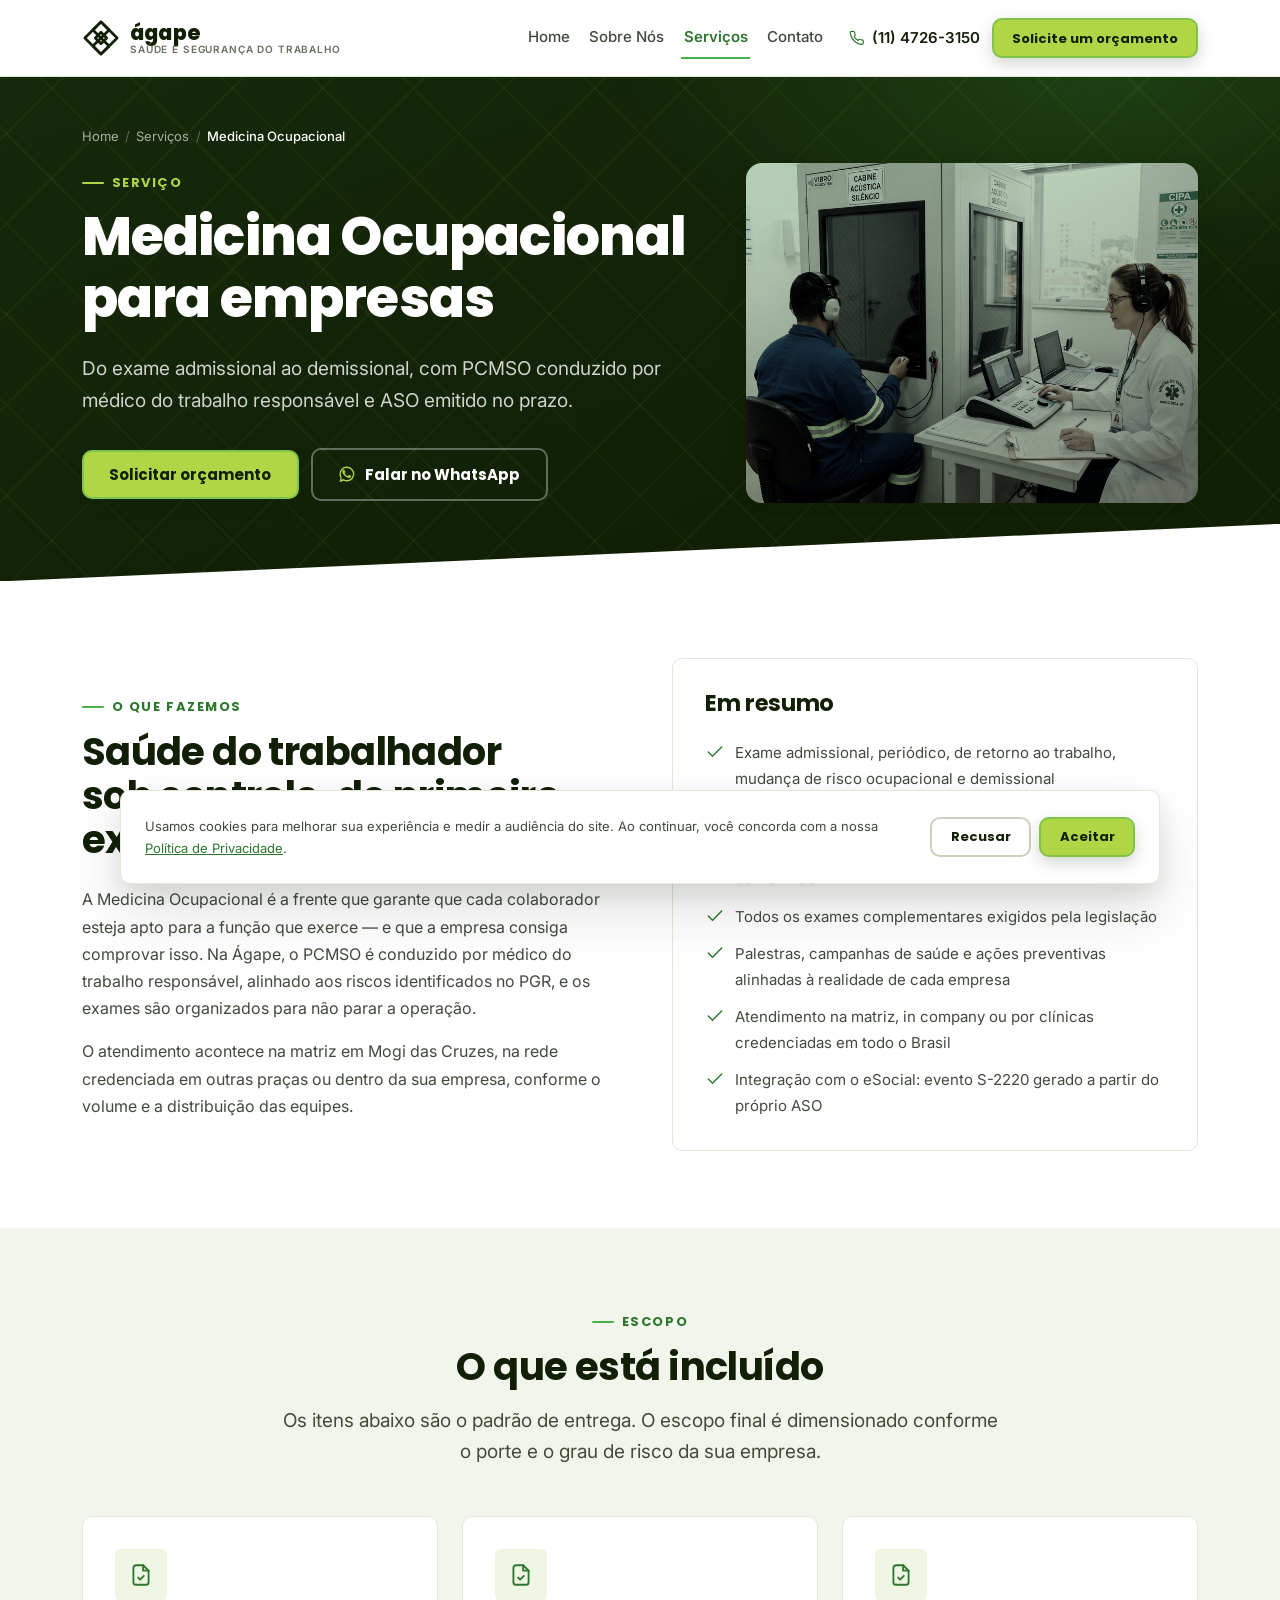
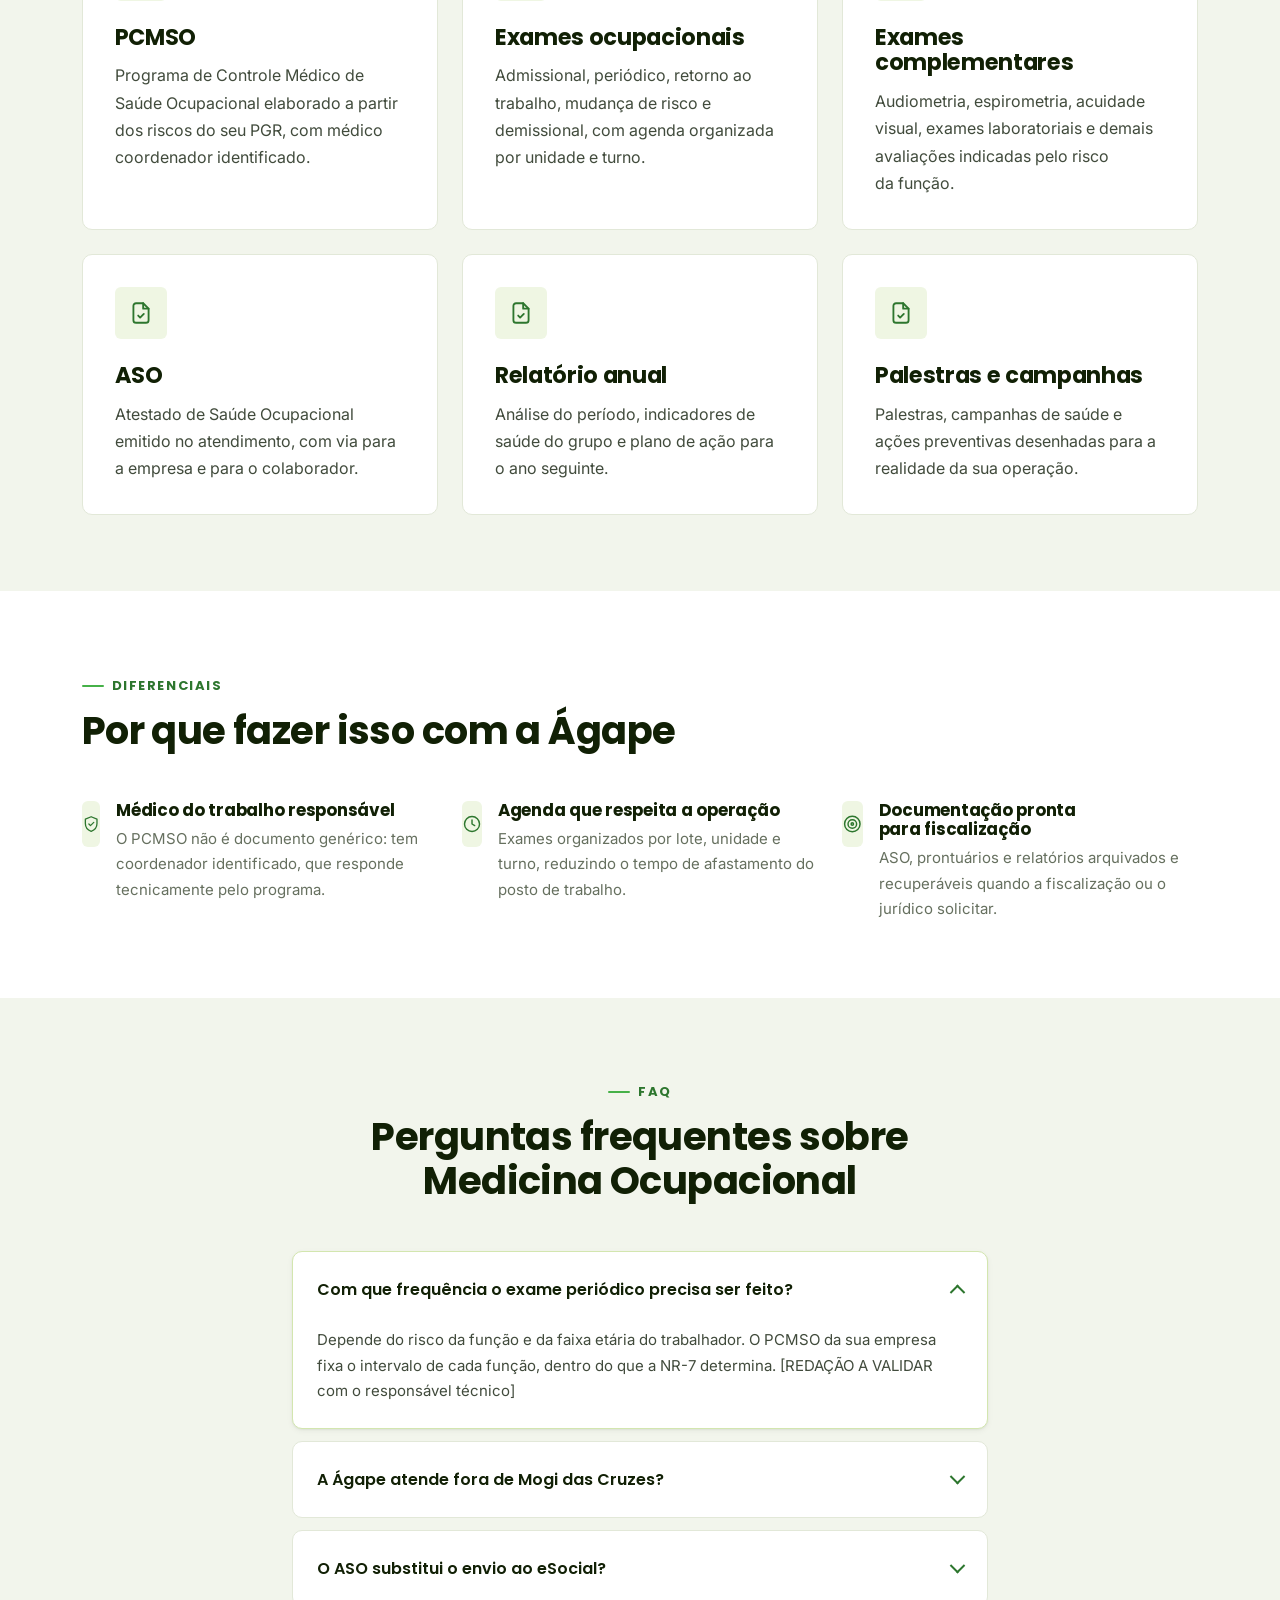
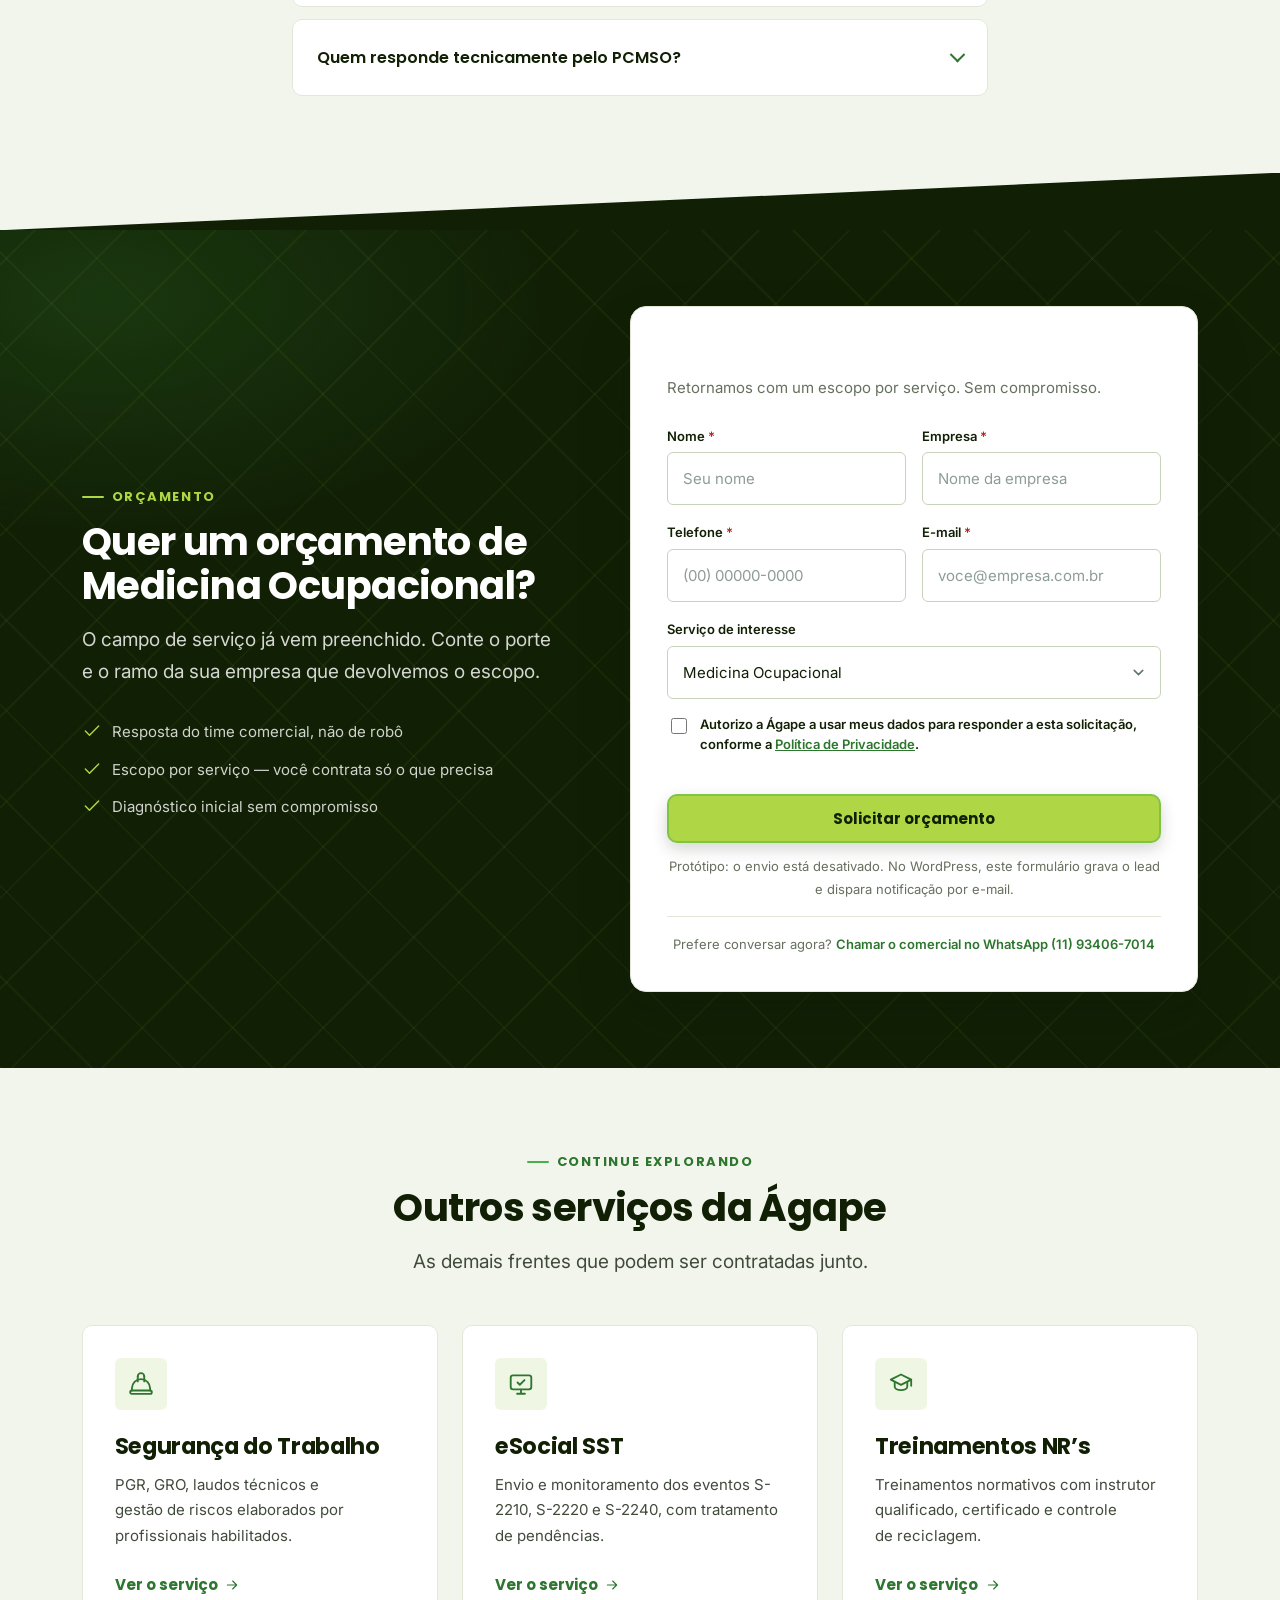
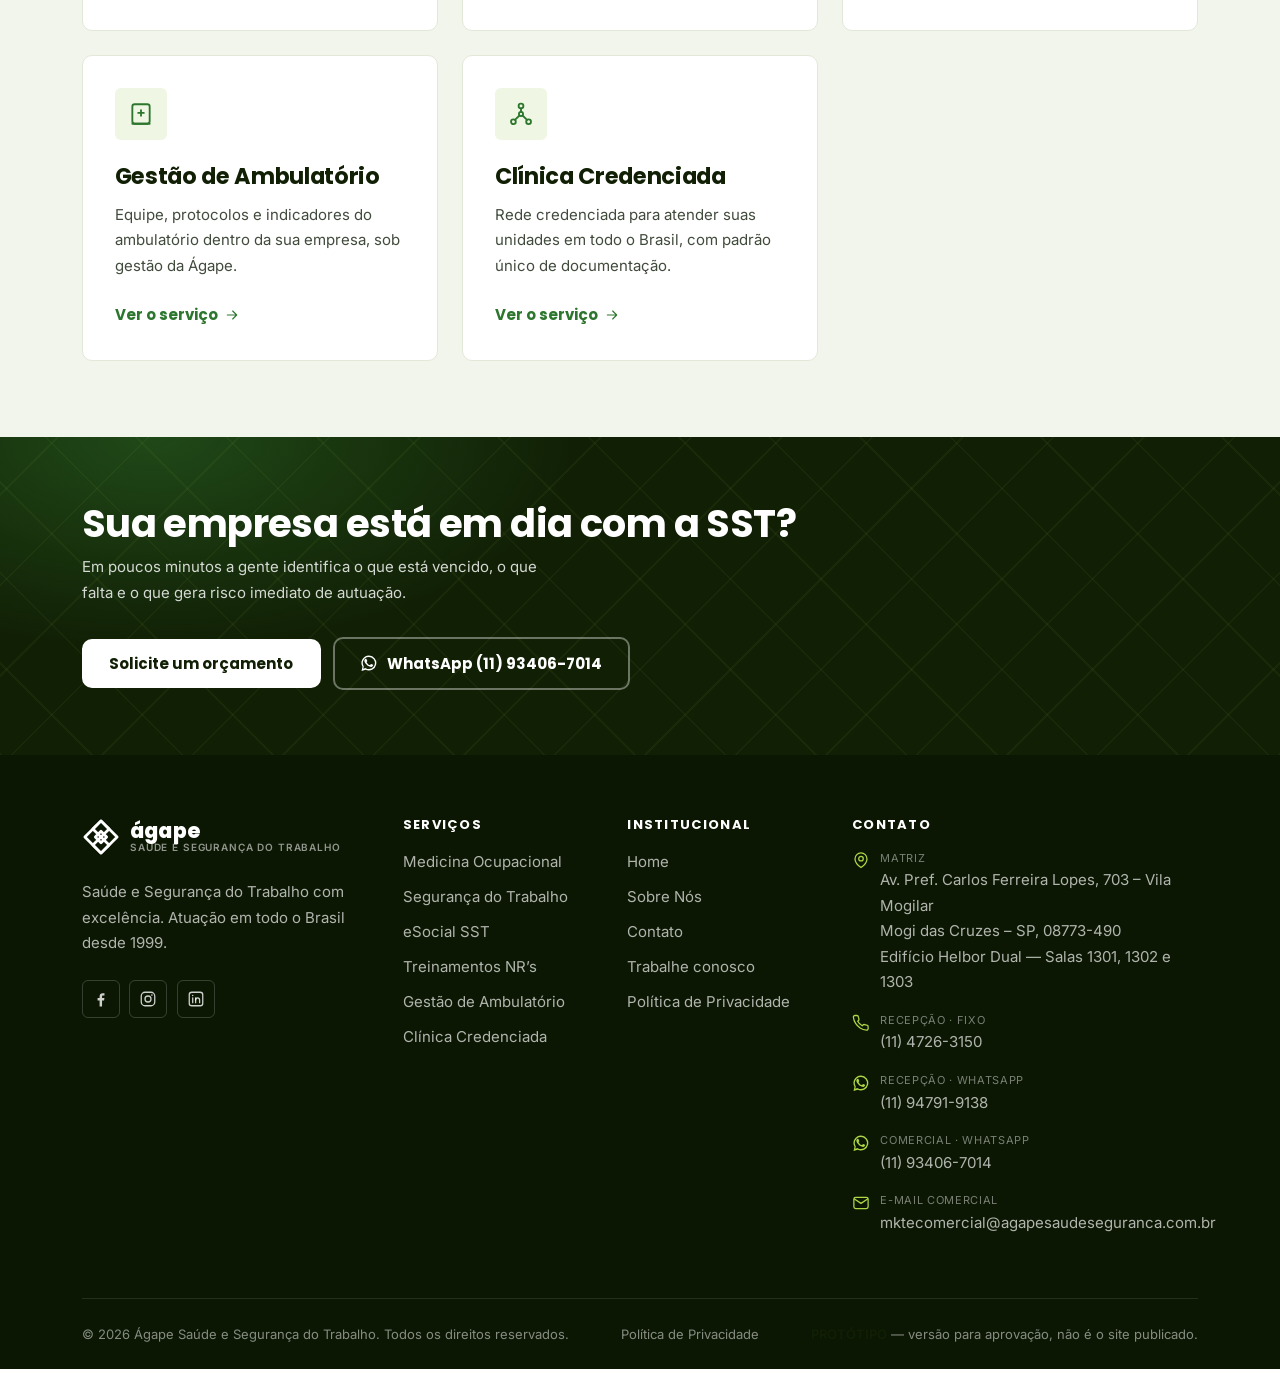
<file: medicina-ocupacional-empresas/index.html>
<!DOCTYPE html>
<html lang="pt-BR">
<head>
<meta charset="utf-8">
<meta name="viewport" content="width=device-width, initial-scale=1">

<!-- ============================================================
     PÁGINA: Medicina Ocupacional
     SLUG (manter no WordPress): /medicina-ocupacional-empresas/
     SEO title: Medicina Ocupacional para Empresas | Ágape SST
     SEO meta description: Exames ocupacionais, ASO e PCMSO para empresas. Médico do trabalho responsável, agenda organizada e integração com o eSocial. Atendimento em todo o Brasil.
     Página de serviço — mesma estrutura de blocos nas 6. Formulário chega com o serviço pré-marcado.
     ============================================================ -->
<title>Medicina Ocupacional para Empresas | Ágape SST</title>
<meta name="description" content="Exames ocupacionais, ASO e PCMSO para empresas. Médico do trabalho responsável, agenda organizada e integração com o eSocial. Atendimento em todo o Brasil.">
<meta name="robots" content="noindex, nofollow"><!-- PROTÓTIPO: remover no site real -->

<link rel="preconnect" href="https://fonts.googleapis.com">
<link rel="preconnect" href="https://fonts.gstatic.com" crossorigin>
<link href="https://fonts.googleapis.com/css2?family=Inter:wght@400;500;600&family=Poppins:wght@600;700;800&display=swap" rel="stylesheet">
<link rel="stylesheet" href="../assets/css/style.css">

</head>
<body>

<a class="pular-para-conteudo" href="#conteudo">Pular para o conteúdo</a>

<header class="site-header">
  <div class="container header-inner">
    <!-- LOGOTIPO — PLACEHOLDER.
     Reproduz a estrutura da assinatura oficial: símbolo de losangos
     + wordmark "ágape" em caixa baixa + tagline. O símbolo aqui é uma
     APROXIMAÇÃO: substituir pelo SVG vetorial oficial.
     Regra do guia (item 02): versão preta sobre fundo claro, branca
     sobre fundo escuro; não distorcer, inclinar nem aplicar efeitos. -->
<a class="logo" href="../index.html" aria-label="Ágape Saúde e Segurança do Trabalho — página inicial">
  <span class="logo-marca"><svg viewBox="0 0 24 24" fill="none" stroke="currentColor" stroke-width="1.7" stroke-linecap="round" stroke-linejoin="round" aria-hidden="true"><path d="M12 1.8L22.2 12 12 22.2 1.8 12z"/><path d="M12 1.8L17.1 6.9 12 12 6.9 6.9z"/><path d="M12 12l5.1 5.1L12 22.2 6.9 17.1z"/><path d="M8.4 12L12 8.4l3.6 3.6L12 15.6z"/></svg></span>
  <span class="logo-texto">
    <span class="logo-nome">ágape</span>
    <span class="logo-sub">Saúde e Segurança do Trabalho</span>
  </span>
</a>

    <!-- Menu mobile em CSS puro. No Elementor: menu responsivo nativo. -->
    <input type="checkbox" id="abrir-menu" class="nav-check" aria-label="Abrir e fechar o menu">
    <span class="nav-abre" aria-hidden="true"><svg viewBox="0 0 24 24" fill="none" stroke="currentColor" stroke-width="1.7" stroke-linecap="round" stroke-linejoin="round" aria-hidden="true"><path d="M4 7h16M4 12h16M4 17h16"/></svg></span>

    <nav class="site-nav" aria-label="Menu principal">
      <ul>
      <li><a href="../index.html">Home</a></li>
      <li><a href="../sobre-nos/index.html">Sobre Nós</a></li>
      <li><a href="../servicos/index.html" aria-current="page">Serviços</a></li>
      <li><a href="../contato/index.html">Contato</a></li>
        <!-- ÁREA DO CLIENTE (SOC) — seção 5.5 do CLAUDE.md.
             Item CONDICIONAL: só entra se a Ágape for assinante do SOC/SOCRH.
             É apenas um link para o portal externo, não uma funcionalidade.
             Descomente e aponte para a URL do portal quando confirmado.
        <li><a href="#" target="_blank" rel="noopener">Área do Cliente</a></li>
        -->
        <li class="nav-cta-mobile">
          <a class="btn btn--primario" href="../contato/index.html#orcamento">Solicite um orçamento</a>
        </li>
      </ul>
    </nav>

    <div class="header-acoes">
      <a class="header-tel" href="tel:+551147263150"><svg viewBox="0 0 24 24" fill="none" stroke="currentColor" stroke-width="1.7" stroke-linecap="round" stroke-linejoin="round" aria-hidden="true"><path d="M21.5 16.9v2.7a2 2 0 0 1-2.2 2 19.6 19.6 0 0 1-8.5-3 19.3 19.3 0 0 1-6-6 19.6 19.6 0 0 1-3-8.6A2 2 0 0 1 3.8 2h2.7a2 2 0 0 1 2 1.7c.12 1 .35 1.9.67 2.8a2 2 0 0 1-.45 2.1L7.6 9.7a16 16 0 0 0 6 6l1.1-1.1a2 2 0 0 1 2.1-.45c.9.32 1.84.55 2.8.67a2 2 0 0 1 1.9 2.05z"/></svg> (11) 4726-3150</a>
      <a class="btn btn--primario btn--pequeno" href="../contato/index.html#orcamento">Solicite um orçamento</a>
    </div>
  </div>
</header>

<main id="conteudo">

<section class="pagina-topo com-diagonal com-diagonal--para-branco">
  <div class="container">
    <nav class="trilha" aria-label="Você está aqui">
      <ol>
      <li><a href="../index.html">Home</a></li>
      <li><a href="../servicos/index.html">Serviços</a></li>
      <li><span aria-current="page">Medicina Ocupacional</span></li>
      </ol>
    </nav>
    <div class="pagina-topo-grade">
      <div>
        <span class="olho">Serviço</span>
        <h1>Medicina Ocupacional para empresas</h1>
        <p class="lead">Do exame admissional ao demissional, com PCMSO conduzido por médico do trabalho responsável e ASO emitido no prazo.</p>
        <div class="grupo-botoes mt-xl">
          <a class="btn btn--primario" href="#orcamento">Solicitar orçamento</a>
          <a class="btn btn--whatsapp" href="https://wa.me/5511934067014" target="_blank" rel="noopener"><svg viewBox="0 0 24 24" fill="currentColor" aria-hidden="true"><path d="M12 2a10 10 0 0 0-8.6 15.1L2 22.5l5.6-1.4A10 10 0 1 0 12 2zm0 18.1a8 8 0 0 1-4.3-1.2l-.3-.2-3.1.8.8-3-.2-.3A8.1 8.1 0 1 1 12 20.1z"/><path d="M17 14.3c-.3-.15-1.7-.85-2-.95-.26-.1-.45-.15-.64.15s-.74.94-.9 1.13c-.17.2-.34.22-.63.07a8.1 8.1 0 0 1-2.4-1.5 9 9 0 0 1-1.66-2.06c-.17-.3 0-.46.13-.6.14-.14.3-.35.45-.53.15-.18.2-.3.3-.5.1-.2.05-.37-.02-.52-.08-.15-.64-1.55-.88-2.12-.23-.55-.47-.48-.64-.49h-.55c-.2 0-.5.07-.77.37-.26.3-1 .98-1 2.4s1.03 2.78 1.17 2.98c.15.2 2.03 3.1 4.9 4.35.69.3 1.22.47 1.64.6.69.22 1.32.19 1.81.11.55-.08 1.7-.7 1.94-1.36.24-.67.24-1.24.17-1.36-.07-.12-.26-.2-.55-.34z"/></svg> Falar no WhatsApp</a>
        </div>
      </div>
      <div>
<!-- FOTO — Pexels, licença de uso comercial livre.
     Procedência em assets/fotos/CREDITOS.md.
     Tratamento (dessatura + verde) vem do CSS .foto-tratada.
     Para voltar ao vetor: apague o .jpg e rode build.py. -->
<figure class="foto-tratada">
  <img src="../assets/fotos/medicina.jpg" alt="Arte da frente de Medicina Ocupacional da Ágape" loading="lazy" decoding="async">
</figure>
</div>
    </div>
  </div>
</section>

<section class="secao">
  <div class="container duas-colunas">
    <div>
      <span class="olho">O que fazemos</span>
      <h2>Saúde do trabalhador sob controle, do primeiro exame ao desligamento</h2>
      <div class="mt-lg">
      <p>A Medicina Ocupacional é a frente que garante que cada colaborador esteja apto para a função que exerce — e que a empresa consiga comprovar isso. Na Ágape, o PCMSO é conduzido por médico do trabalho responsável, alinhado aos riscos identificados no PGR, e os exames são organizados para não parar a operação.</p>
      <p>O atendimento acontece na matriz em Mogi das Cruzes, na rede credenciada em outras praças ou dentro da sua empresa, conforme o volume e a distribuição das equipes.</p>
      </div>
    </div>
    <div class="card">
      <h3>Em resumo</h3>
      <ul class="lista-check mt-lg">
        <li><svg viewBox="0 0 24 24" fill="none" stroke="currentColor" stroke-width="1.7" stroke-linecap="round" stroke-linejoin="round" aria-hidden="true"><path d="M20 6L9 17l-5-5"/></svg><span>Exame admissional, periódico, de retorno ao trabalho, mudança de risco ocupacional e demissional</span></li>
        <li><svg viewBox="0 0 24 24" fill="none" stroke="currentColor" stroke-width="1.7" stroke-linecap="round" stroke-linejoin="round" aria-hidden="true"><path d="M20 6L9 17l-5-5"/></svg><span>Emissão do ASO — Atestado de Saúde Ocupacional</span></li>
        <li><svg viewBox="0 0 24 24" fill="none" stroke="currentColor" stroke-width="1.7" stroke-linecap="round" stroke-linejoin="round" aria-hidden="true"><path d="M20 6L9 17l-5-5"/></svg><span>PCMSO elaborado e assinado por médico do trabalho, conforme a NR-7</span></li>
        <li><svg viewBox="0 0 24 24" fill="none" stroke="currentColor" stroke-width="1.7" stroke-linecap="round" stroke-linejoin="round" aria-hidden="true"><path d="M20 6L9 17l-5-5"/></svg><span>Todos os exames complementares exigidos pela legislação</span></li>
        <li><svg viewBox="0 0 24 24" fill="none" stroke="currentColor" stroke-width="1.7" stroke-linecap="round" stroke-linejoin="round" aria-hidden="true"><path d="M20 6L9 17l-5-5"/></svg><span>Palestras, campanhas de saúde e ações preventivas alinhadas à realidade de cada empresa</span></li>
        <li><svg viewBox="0 0 24 24" fill="none" stroke="currentColor" stroke-width="1.7" stroke-linecap="round" stroke-linejoin="round" aria-hidden="true"><path d="M20 6L9 17l-5-5"/></svg><span>Atendimento na matriz, in company ou por clínicas credenciadas em todo o Brasil</span></li>
        <li><svg viewBox="0 0 24 24" fill="none" stroke="currentColor" stroke-width="1.7" stroke-linecap="round" stroke-linejoin="round" aria-hidden="true"><path d="M20 6L9 17l-5-5"/></svg><span>Integração com o eSocial: evento S-2220 gerado a partir do próprio ASO</span></li>
      </ul>
    </div>
  </div>
</section>

<section class="secao secao--alt">
  <div class="container">
    <div class="secao-cabecalho secao-cabecalho--centro">
      <span class="olho">Escopo</span>
      <h2>O que está incluído</h2>
      <p class="lead">Os itens abaixo são o padrão de entrega. O escopo final é
      dimensionado conforme o porte e o grau de risco da sua empresa.</p>
    </div>
    <div class="grade grade--3">
      <article class="card">
        <span class="icone-caixa"><svg viewBox="0 0 24 24" fill="none" stroke="currentColor" stroke-width="1.7" stroke-linecap="round" stroke-linejoin="round" aria-hidden="true"><path d="M14 3H7.4A2.4 2.4 0 0 0 5 5.4v13.2A2.4 2.4 0 0 0 7.4 21h9.2a2.4 2.4 0 0 0 2.4-2.4V8z"/><path d="M14 3v5h5"/><path d="M9.4 14.4l1.8 1.8 3.4-3.4"/></svg></span>
        <h3>PCMSO</h3>
        <p class="mt-sm">Programa de Controle Médico de Saúde Ocupacional elaborado a partir dos riscos do seu PGR, com médico coordenador identificado.</p>
      </article>
      <article class="card">
        <span class="icone-caixa"><svg viewBox="0 0 24 24" fill="none" stroke="currentColor" stroke-width="1.7" stroke-linecap="round" stroke-linejoin="round" aria-hidden="true"><path d="M14 3H7.4A2.4 2.4 0 0 0 5 5.4v13.2A2.4 2.4 0 0 0 7.4 21h9.2a2.4 2.4 0 0 0 2.4-2.4V8z"/><path d="M14 3v5h5"/><path d="M9.4 14.4l1.8 1.8 3.4-3.4"/></svg></span>
        <h3>Exames ocupacionais</h3>
        <p class="mt-sm">Admissional, periódico, retorno ao trabalho, mudança de risco e demissional, com agenda organizada por unidade e turno.</p>
      </article>
      <article class="card">
        <span class="icone-caixa"><svg viewBox="0 0 24 24" fill="none" stroke="currentColor" stroke-width="1.7" stroke-linecap="round" stroke-linejoin="round" aria-hidden="true"><path d="M14 3H7.4A2.4 2.4 0 0 0 5 5.4v13.2A2.4 2.4 0 0 0 7.4 21h9.2a2.4 2.4 0 0 0 2.4-2.4V8z"/><path d="M14 3v5h5"/><path d="M9.4 14.4l1.8 1.8 3.4-3.4"/></svg></span>
        <h3>Exames complementares</h3>
        <p class="mt-sm">Audiometria, espirometria, acuidade visual, exames laboratoriais e demais avaliações indicadas pelo risco da função.</p>
      </article>
      <article class="card">
        <span class="icone-caixa"><svg viewBox="0 0 24 24" fill="none" stroke="currentColor" stroke-width="1.7" stroke-linecap="round" stroke-linejoin="round" aria-hidden="true"><path d="M14 3H7.4A2.4 2.4 0 0 0 5 5.4v13.2A2.4 2.4 0 0 0 7.4 21h9.2a2.4 2.4 0 0 0 2.4-2.4V8z"/><path d="M14 3v5h5"/><path d="M9.4 14.4l1.8 1.8 3.4-3.4"/></svg></span>
        <h3>ASO</h3>
        <p class="mt-sm">Atestado de Saúde Ocupacional emitido no atendimento, com via para a empresa e para o colaborador.</p>
      </article>
      <article class="card">
        <span class="icone-caixa"><svg viewBox="0 0 24 24" fill="none" stroke="currentColor" stroke-width="1.7" stroke-linecap="round" stroke-linejoin="round" aria-hidden="true"><path d="M14 3H7.4A2.4 2.4 0 0 0 5 5.4v13.2A2.4 2.4 0 0 0 7.4 21h9.2a2.4 2.4 0 0 0 2.4-2.4V8z"/><path d="M14 3v5h5"/><path d="M9.4 14.4l1.8 1.8 3.4-3.4"/></svg></span>
        <h3>Relatório anual</h3>
        <p class="mt-sm">Análise do período, indicadores de saúde do grupo e plano de ação para o ano seguinte.</p>
      </article>
      <article class="card">
        <span class="icone-caixa"><svg viewBox="0 0 24 24" fill="none" stroke="currentColor" stroke-width="1.7" stroke-linecap="round" stroke-linejoin="round" aria-hidden="true"><path d="M14 3H7.4A2.4 2.4 0 0 0 5 5.4v13.2A2.4 2.4 0 0 0 7.4 21h9.2a2.4 2.4 0 0 0 2.4-2.4V8z"/><path d="M14 3v5h5"/><path d="M9.4 14.4l1.8 1.8 3.4-3.4"/></svg></span>
        <h3>Palestras e campanhas</h3>
        <p class="mt-sm">Palestras, campanhas de saúde e ações preventivas desenhadas para a realidade da sua operação.</p>
      </article>
    </div>
  </div>
</section>

<section class="secao">
  <div class="container">
    <div class="secao-cabecalho">
      <span class="olho">Diferenciais</span>
      <h2>Por que fazer isso com a Ágape</h2>
    </div>
    <div class="grade grade--3">
      <div class="diferencial">
        <span class="icone-caixa"><svg viewBox="0 0 24 24" fill="none" stroke="currentColor" stroke-width="1.7" stroke-linecap="round" stroke-linejoin="round" aria-hidden="true"><path d="M12 2.5l7.6 3v5.9c0 4.9-3.2 8.6-7.6 10.1-4.4-1.5-7.6-5.2-7.6-10.1V5.5z"/><path d="M9 12l2.1 2.1L15.4 9.9"/></svg></span>
        <div>
          <h3>Médico do trabalho responsável</h3>
          <p>O PCMSO não é documento genérico: tem coordenador identificado, que responde tecnicamente pelo programa.</p>
        </div>
      </div>
      <div class="diferencial">
        <span class="icone-caixa"><svg viewBox="0 0 24 24" fill="none" stroke="currentColor" stroke-width="1.7" stroke-linecap="round" stroke-linejoin="round" aria-hidden="true"><circle cx="12" cy="12" r="9"/><path d="M12 7.2V12l3.2 1.9"/></svg></span>
        <div>
          <h3>Agenda que respeita a operação</h3>
          <p>Exames organizados por lote, unidade e turno, reduzindo o tempo de afastamento do posto de trabalho.</p>
        </div>
      </div>
      <div class="diferencial">
        <span class="icone-caixa"><svg viewBox="0 0 24 24" fill="none" stroke="currentColor" stroke-width="1.7" stroke-linecap="round" stroke-linejoin="round" aria-hidden="true"><circle cx="12" cy="12" r="9"/><circle cx="12" cy="12" r="5"/><circle cx="12" cy="12" r="1.4"/></svg></span>
        <div>
          <h3>Documentação pronta para fiscalização</h3>
          <p>ASO, prontuários e relatórios arquivados e recuperáveis quando a fiscalização ou o jurídico solicitar.</p>
        </div>
      </div>
    </div>
  </div>
</section>

<section class="secao secao--alt com-diagonal com-diagonal--para-escuro">
  <div class="container container--estreito">
    <div class="secao-cabecalho secao-cabecalho--centro">
      <span class="olho">FAQ</span>
      <h2>Perguntas frequentes sobre Medicina Ocupacional</h2>
    </div>
    <!-- Accordion nativo com <details>. No Elementor: widget Accordion. -->
    <div class="faq">
      <details class="faq-item" open>
        <summary>Com que frequência o exame periódico precisa ser feito?</summary>
        <div class="faq-resposta"><p>Depende do risco da função e da faixa etária do trabalhador. O PCMSO da sua empresa fixa o intervalo de cada função, dentro do que a NR-7 determina. [REDAÇÃO A VALIDAR com o responsável técnico]</p></div>
      </details>
      <details class="faq-item">
        <summary>A Ágape atende fora de Mogi das Cruzes?</summary>
        <div class="faq-resposta"><p>Sim. Atendemos em todo o Brasil, por rede credenciada, além do atendimento na matriz e dentro da empresa cliente.</p></div>
      </details>
      <details class="faq-item">
        <summary>O ASO substitui o envio ao eSocial?</summary>
        <div class="faq-resposta"><p>Não. O ASO é o documento do exame; o eSocial exige o evento S-2220 correspondente. Na Ágape, o envio parte do próprio atendimento.</p></div>
      </details>
      <details class="faq-item">
        <summary>Quem responde tecnicamente pelo PCMSO?</summary>
        <div class="faq-resposta"><p>Um médico do trabalho coordenador, identificado no programa e responsável pelas condutas adotadas.</p></div>
      </details>
    </div>
  </div>
</section>

<section class="secao secao--escura" id="orcamento">
  <div class="container form-bloco-grade">
    <div>
      <span class="olho">Orçamento</span>
      <h2>Quer um orçamento de Medicina Ocupacional?</h2>
      <p class="lead mt-md">O campo de serviço já vem preenchido. Conte o porte e o ramo da sua empresa que devolvemos o escopo.</p>
      <ul class="lista-check mt-xl">
        <li><svg viewBox="0 0 24 24" fill="none" stroke="currentColor" stroke-width="1.7" stroke-linecap="round" stroke-linejoin="round" aria-hidden="true"><path d="M20 6L9 17l-5-5"/></svg><span>Resposta do time comercial, não de robô</span></li>
        <li><svg viewBox="0 0 24 24" fill="none" stroke="currentColor" stroke-width="1.7" stroke-linecap="round" stroke-linejoin="round" aria-hidden="true"><path d="M20 6L9 17l-5-5"/></svg><span>Escopo por serviço — você contrata só o que precisa</span></li>
        <li><svg viewBox="0 0 24 24" fill="none" stroke="currentColor" stroke-width="1.7" stroke-linecap="round" stroke-linejoin="round" aria-hidden="true"><path d="M20 6L9 17l-5-5"/></svg><span>Diagnóstico inicial sem compromisso</span></li>
      </ul>
    </div>
    
<div class="form-cartao" id="orcamento">
  <h3>Solicite um orçamento</h3>
  <p class="form-sub">Retornamos com um escopo por serviço. Sem compromisso.</p>

  <!-- Serviço PRÉ-MARCADO nesta página: medicina -->
  <form class="campos campos--2col" method="post" action="#" novalidate>
    <div class="campo">
      <label for="orcamento-nome">Nome <span class="obrigatorio" aria-hidden="true">*</span></label>
      <input type="text" id="orcamento-nome" name="nome" placeholder="Seu nome" required>
    </div>
    <div class="campo">
      <label for="orcamento-empresa">Empresa <span class="obrigatorio" aria-hidden="true">*</span></label>
      <input type="text" id="orcamento-empresa" name="empresa" placeholder="Nome da empresa" required>
    </div>
    <div class="campo">
      <label for="orcamento-telefone">Telefone <span class="obrigatorio" aria-hidden="true">*</span></label>
      <input type="tel" id="orcamento-telefone" name="telefone" placeholder="(00) 00000-0000" required>
    </div>
    <div class="campo">
      <label for="orcamento-email">E-mail <span class="obrigatorio" aria-hidden="true">*</span></label>
      <input type="email" id="orcamento-email" name="email" placeholder="voce@empresa.com.br" required>
    </div>
    <div class="campo campo--largo">
      <label for="orcamento-servico">Serviço de interesse</label>
      <select id="orcamento-servico" name="servico">
              <option value="">Selecione o serviço</option>
              <option value="medicina" selected>Medicina Ocupacional</option>
              <option value="seguranca">Segurança do Trabalho</option>
              <option value="esocial">eSocial SST</option>
              <option value="treinamentos">Treinamentos NR’s</option>
              <option value="ambulatorio">Gestão de Ambulatório</option>
              <option value="clinica">Clínica Credenciada</option>
              <option value="orientacao">Ainda não sei — preciso de orientação</option>
      </select>
    </div>

    <div class="campo campo--largo">
      <label class="consentimento" for="orcamento-lgpd">
        <input type="checkbox" id="orcamento-lgpd" name="lgpd" required>
        <span>Autorizo a Ágape a usar meus dados para responder a esta
        solicitação, conforme a <a href="../politica-de-privacidade/index.html">Política de Privacidade</a>.</span>
      </label>
    </div>

    <div class="campo campo--largo form-rodape">
      <!-- type="button": no protótipo o formulário NÃO envia (seção 8). -->
      <button type="button" class="btn btn--primario btn--bloco">Solicitar orçamento</button>
      <p class="form-nota">Protótipo: o envio está desativado. No WordPress,
      este formulário grava o lead e dispara notificação por e-mail.</p>
    </div>
  </form>

  <p class="form-alternativa">
    Prefere conversar agora? <a href="https://wa.me/5511934067014" target="_blank" rel="noopener">Chamar o
    comercial no WhatsApp (11) 93406-7014</a>
  </p>
</div>
  </div>
</section>

<section class="secao secao--alt">
  <div class="container">
    <div class="secao-cabecalho secao-cabecalho--centro">
      <span class="olho">Continue explorando</span>
      <h2>Outros serviços da Ágape</h2>
      <p class="lead">As demais frentes que podem ser contratadas junto.</p>
    </div>
    <!-- GRADE DE SERVIÇOS — bloco repetível. Cada card leva à página do
         serviço, onde o formulário já chega com o serviço pré-marcado
         (roteamento por intenção, seção 5.1). -->
    <div class="grade grade--3">
      <article class="card card-servico">
        <span class="icone-caixa"><svg viewBox="0 0 24 24" fill="none" stroke="currentColor" stroke-width="1.7" stroke-linecap="round" stroke-linejoin="round" aria-hidden="true"><path d="M3.6 18v-2.1a8.4 8.4 0 0 1 16.8 0V18"/><rect x="2" y="18" width="20" height="3.1" rx="1.5"/><path d="M9 5V9.6M15 5V9.6"/><path d="M9 5a3 3 0 0 1 6 0"/></svg></span>
        <h3>Segurança do Trabalho</h3>
        <p>PGR, GRO, laudos técnicos e gestão de riscos elaborados por profissionais habilitados.</p>
        <a class="link-seta" href="../seguranca-trabalho-empresas/index.html">Ver o serviço <svg viewBox="0 0 24 24" fill="none" stroke="currentColor" stroke-width="1.7" stroke-linecap="round" stroke-linejoin="round" aria-hidden="true"><path d="M5 12h14M13 6l6 6-6 6"/></svg></a>
      </article>
      <article class="card card-servico">
        <span class="icone-caixa"><svg viewBox="0 0 24 24" fill="none" stroke="currentColor" stroke-width="1.7" stroke-linecap="round" stroke-linejoin="round" aria-hidden="true"><rect x="2.5" y="4" width="19" height="13" rx="2.2"/><path d="M8.4 21h7.2M12 17.2V21"/><path d="M8.8 10.6l2.1 2.1 4.3-4.3"/></svg></span>
        <h3>eSocial SST</h3>
        <p>Envio e monitoramento dos eventos S-2210, S-2220 e S-2240, com tratamento de pendências.</p>
        <a class="link-seta" href="../esocial-sst-empresas/index.html">Ver o serviço <svg viewBox="0 0 24 24" fill="none" stroke="currentColor" stroke-width="1.7" stroke-linecap="round" stroke-linejoin="round" aria-hidden="true"><path d="M5 12h14M13 6l6 6-6 6"/></svg></a>
      </article>
      <article class="card card-servico">
        <span class="icone-caixa"><svg viewBox="0 0 24 24" fill="none" stroke="currentColor" stroke-width="1.7" stroke-linecap="round" stroke-linejoin="round" aria-hidden="true"><path d="M12 3.2L2.6 8 12 12.8 21.4 8z"/><path d="M6.2 10.2v4.4c0 1.7 2.6 3 5.8 3s5.8-1.3 5.8-3v-4.4"/><path d="M21.4 8v5.6"/></svg></span>
        <h3>Treinamentos NR’s</h3>
        <p>Treinamentos normativos com instrutor qualificado, certificado e controle de reciclagem.</p>
        <a class="link-seta" href="../treinamentos-nrs-empresas/index.html">Ver o serviço <svg viewBox="0 0 24 24" fill="none" stroke="currentColor" stroke-width="1.7" stroke-linecap="round" stroke-linejoin="round" aria-hidden="true"><path d="M5 12h14M13 6l6 6-6 6"/></svg></a>
      </article>
      <article class="card card-servico">
        <span class="icone-caixa"><svg viewBox="0 0 24 24" fill="none" stroke="currentColor" stroke-width="1.7" stroke-linecap="round" stroke-linejoin="round" aria-hidden="true"><rect x="4" y="3" width="16" height="18" rx="2.2"/><path d="M12 8.4v5.2M9.4 11h5.2"/><path d="M4 21h16"/></svg></span>
        <h3>Gestão de Ambulatório</h3>
        <p>Equipe, protocolos e indicadores do ambulatório dentro da sua empresa, sob gestão da Ágape.</p>
        <a class="link-seta" href="../gestao-ambulatorio-empresas/index.html">Ver o serviço <svg viewBox="0 0 24 24" fill="none" stroke="currentColor" stroke-width="1.7" stroke-linecap="round" stroke-linejoin="round" aria-hidden="true"><path d="M5 12h14M13 6l6 6-6 6"/></svg></a>
      </article>
      <article class="card card-servico">
        <span class="icone-caixa"><svg viewBox="0 0 24 24" fill="none" stroke="currentColor" stroke-width="1.7" stroke-linecap="round" stroke-linejoin="round" aria-hidden="true"><circle cx="12" cy="4.6" r="2.2"/><circle cx="5" cy="19.2" r="2.2"/><circle cx="19" cy="19.2" r="2.2"/><circle cx="12" cy="12" r="1.9"/><path d="M12 6.8v3.3M10.6 13.4L6.4 17.4M13.4 13.4l4.2 4"/></svg></span>
        <h3>Clínica Credenciada</h3>
        <p>Rede credenciada para atender suas unidades em todo o Brasil, com padrão único de documentação.</p>
        <a class="link-seta" href="../clinica-credenciada/index.html">Ver o serviço <svg viewBox="0 0 24 24" fill="none" stroke="currentColor" stroke-width="1.7" stroke-linecap="round" stroke-linejoin="round" aria-hidden="true"><path d="M5 12h14M13 6l6 6-6 6"/></svg></a>
      </article>
    </div>
  </div>
</section>

<section class="cta-final">
  <div class="container cta-final-inner">
    <div>
      <h2>Sua empresa está em dia com a SST?</h2>
      <p>Em poucos minutos a gente identifica o que está vencido, o que falta e o que gera risco imediato de autuação.</p>
    </div>
    <div class="grupo-botoes">
      <a class="btn btn--claro" href="../contato/index.html#orcamento">Solicite um orçamento</a>
      <a class="btn btn--fantasma-claro" href="https://wa.me/5511934067014" target="_blank" rel="noopener">
        <svg viewBox="0 0 24 24" fill="currentColor" aria-hidden="true"><path d="M12 2a10 10 0 0 0-8.6 15.1L2 22.5l5.6-1.4A10 10 0 1 0 12 2zm0 18.1a8 8 0 0 1-4.3-1.2l-.3-.2-3.1.8.8-3-.2-.3A8.1 8.1 0 1 1 12 20.1z"/><path d="M17 14.3c-.3-.15-1.7-.85-2-.95-.26-.1-.45-.15-.64.15s-.74.94-.9 1.13c-.17.2-.34.22-.63.07a8.1 8.1 0 0 1-2.4-1.5 9 9 0 0 1-1.66-2.06c-.17-.3 0-.46.13-.6.14-.14.3-.35.45-.53.15-.18.2-.3.3-.5.1-.2.05-.37-.02-.52-.08-.15-.64-1.55-.88-2.12-.23-.55-.47-.48-.64-.49h-.55c-.2 0-.5.07-.77.37-.26.3-1 .98-1 2.4s1.03 2.78 1.17 2.98c.15.2 2.03 3.1 4.9 4.35.69.3 1.22.47 1.64.6.69.22 1.32.19 1.81.11.55-.08 1.7-.7 1.94-1.36.24-.67.24-1.24.17-1.36-.07-.12-.26-.2-.55-.34z"/></svg> WhatsApp (11) 93406-7014</a>
    </div>
  </div>
</section>
</main>

<footer class="site-footer">
  <div class="container">
    <div class="footer-grade">

      <div>
        <!-- LOGOTIPO — PLACEHOLDER.
     Reproduz a estrutura da assinatura oficial: símbolo de losangos
     + wordmark "ágape" em caixa baixa + tagline. O símbolo aqui é uma
     APROXIMAÇÃO: substituir pelo SVG vetorial oficial.
     Regra do guia (item 02): versão preta sobre fundo claro, branca
     sobre fundo escuro; não distorcer, inclinar nem aplicar efeitos. -->
<a class="logo" href="../index.html" aria-label="Ágape Saúde e Segurança do Trabalho — página inicial">
  <span class="logo-marca"><svg viewBox="0 0 24 24" fill="none" stroke="currentColor" stroke-width="1.7" stroke-linecap="round" stroke-linejoin="round" aria-hidden="true"><path d="M12 1.8L22.2 12 12 22.2 1.8 12z"/><path d="M12 1.8L17.1 6.9 12 12 6.9 6.9z"/><path d="M12 12l5.1 5.1L12 22.2 6.9 17.1z"/><path d="M8.4 12L12 8.4l3.6 3.6L12 15.6z"/></svg></span>
  <span class="logo-texto">
    <span class="logo-nome">ágape</span>
    <span class="logo-sub">Saúde e Segurança do Trabalho</span>
  </span>
</a>
        <p class="footer-sobre">Saúde e Segurança do Trabalho com excelência.
        Atuação em todo o Brasil desde 1999.</p>
        <div class="footer-redes">
          <a href="https://www.facebook.com/agapepericias" target="_blank" rel="noopener" aria-label="Facebook da Ágape"><svg viewBox="0 0 24 24" fill="currentColor" aria-hidden="true"><path d="M13.4 22v-8.1h2.7l.42-3.15H13.4V8.73c0-.9.25-1.53 1.56-1.53h1.67V4.38A22 22 0 0 0 14.2 4.25c-2.4 0-4.05 1.47-4.05 4.17v2.33H7.42V13.9h2.73V22z"/></svg></a>
          <a href="https://www.instagram.com/agape.sst/" target="_blank" rel="noopener" aria-label="Instagram da Ágape"><svg viewBox="0 0 24 24" fill="none" stroke="currentColor" stroke-width="1.7" stroke-linecap="round" stroke-linejoin="round" aria-hidden="true"><rect x="3" y="3" width="18" height="18" rx="5"/><circle cx="12" cy="12" r="4"/><circle cx="17.2" cy="6.8" r="1.1" fill="currentColor" stroke="none"/></svg></a>
          <a href="https://www.linkedin.com/company/%C3%A1gape-sa%C3%BAde-e-seguran%C3%A7a-do-trabalho/" target="_blank" rel="noopener" aria-label="LinkedIn da Ágape"><svg viewBox="0 0 24 24" fill="none" stroke="currentColor" stroke-width="1.7" stroke-linecap="round" stroke-linejoin="round" aria-hidden="true"><rect x="3" y="3" width="18" height="18" rx="3.4"/><path d="M7.6 10.4v6.5"/><circle cx="7.6" cy="7.4" r="1" fill="currentColor" stroke="none"/><path d="M11.5 16.9v-6.5"/><path d="M11.5 13.4c0-1.7 1.05-2.9 2.65-2.9s2.65 1.2 2.65 2.9v3.5"/></svg></a>
        </div>
      </div>

      <div>
        <h2 class="footer-titulo">Serviços</h2>
        <ul class="footer-lista">
        <li><a href="../medicina-ocupacional-empresas/index.html">Medicina Ocupacional</a></li>
        <li><a href="../seguranca-trabalho-empresas/index.html">Segurança do Trabalho</a></li>
        <li><a href="../esocial-sst-empresas/index.html">eSocial SST</a></li>
        <li><a href="../treinamentos-nrs-empresas/index.html">Treinamentos NR’s</a></li>
        <li><a href="../gestao-ambulatorio-empresas/index.html">Gestão de Ambulatório</a></li>
        <li><a href="../clinica-credenciada/index.html">Clínica Credenciada</a></li>
        </ul>
      </div>

      <div>
        <h2 class="footer-titulo">Institucional</h2>
        <ul class="footer-lista">
          <li><a href="../index.html">Home</a></li>
          <li><a href="../sobre-nos/index.html">Sobre Nós</a></li>
          <li><a href="../contato/index.html">Contato</a></li>
          <li><a href="../contato/index.html">Trabalhe conosco</a></li>
          <li><a href="../politica-de-privacidade/index.html">Política de Privacidade</a></li>
        </ul>
      </div>

      <div>
        <h2 class="footer-titulo">Contato</h2>
        <ul class="footer-contato">
          <li><svg viewBox="0 0 24 24" fill="none" stroke="currentColor" stroke-width="1.7" stroke-linecap="round" stroke-linejoin="round" aria-hidden="true"><path d="M20 10.5c0 5.8-8 11.5-8 11.5s-8-5.7-8-11.5a8 8 0 1 1 16 0z"/><circle cx="12" cy="10.2" r="3"/></svg>
            <span>
              <span class="rotulo">Matriz</span>
              Av. Pref. Carlos Ferreira Lopes, 703 – Vila Mogilar<br>Mogi das Cruzes – SP, 08773-490<br>Edifício Helbor Dual — Salas 1301, 1302 e 1303
            </span>
          </li>
          <li><svg viewBox="0 0 24 24" fill="none" stroke="currentColor" stroke-width="1.7" stroke-linecap="round" stroke-linejoin="round" aria-hidden="true"><path d="M21.5 16.9v2.7a2 2 0 0 1-2.2 2 19.6 19.6 0 0 1-8.5-3 19.3 19.3 0 0 1-6-6 19.6 19.6 0 0 1-3-8.6A2 2 0 0 1 3.8 2h2.7a2 2 0 0 1 2 1.7c.12 1 .35 1.9.67 2.8a2 2 0 0 1-.45 2.1L7.6 9.7a16 16 0 0 0 6 6l1.1-1.1a2 2 0 0 1 2.1-.45c.9.32 1.84.55 2.8.67a2 2 0 0 1 1.9 2.05z"/></svg>
            <span>
              <span class="rotulo">Recepção · fixo</span>
              <a href="tel:+551147263150">(11) 4726-3150</a>
            </span>
          </li>
          <li><svg viewBox="0 0 24 24" fill="currentColor" aria-hidden="true"><path d="M12 2a10 10 0 0 0-8.6 15.1L2 22.5l5.6-1.4A10 10 0 1 0 12 2zm0 18.1a8 8 0 0 1-4.3-1.2l-.3-.2-3.1.8.8-3-.2-.3A8.1 8.1 0 1 1 12 20.1z"/><path d="M17 14.3c-.3-.15-1.7-.85-2-.95-.26-.1-.45-.15-.64.15s-.74.94-.9 1.13c-.17.2-.34.22-.63.07a8.1 8.1 0 0 1-2.4-1.5 9 9 0 0 1-1.66-2.06c-.17-.3 0-.46.13-.6.14-.14.3-.35.45-.53.15-.18.2-.3.3-.5.1-.2.05-.37-.02-.52-.08-.15-.64-1.55-.88-2.12-.23-.55-.47-.48-.64-.49h-.55c-.2 0-.5.07-.77.37-.26.3-1 .98-1 2.4s1.03 2.78 1.17 2.98c.15.2 2.03 3.1 4.9 4.35.69.3 1.22.47 1.64.6.69.22 1.32.19 1.81.11.55-.08 1.7-.7 1.94-1.36.24-.67.24-1.24.17-1.36-.07-.12-.26-.2-.55-.34z"/></svg>
            <span>
              <span class="rotulo">Recepção · WhatsApp</span>
              <a href="https://wa.me/5511947919138" target="_blank" rel="noopener">(11) 94791-9138</a>
            </span>
          </li>
          <li><svg viewBox="0 0 24 24" fill="currentColor" aria-hidden="true"><path d="M12 2a10 10 0 0 0-8.6 15.1L2 22.5l5.6-1.4A10 10 0 1 0 12 2zm0 18.1a8 8 0 0 1-4.3-1.2l-.3-.2-3.1.8.8-3-.2-.3A8.1 8.1 0 1 1 12 20.1z"/><path d="M17 14.3c-.3-.15-1.7-.85-2-.95-.26-.1-.45-.15-.64.15s-.74.94-.9 1.13c-.17.2-.34.22-.63.07a8.1 8.1 0 0 1-2.4-1.5 9 9 0 0 1-1.66-2.06c-.17-.3 0-.46.13-.6.14-.14.3-.35.45-.53.15-.18.2-.3.3-.5.1-.2.05-.37-.02-.52-.08-.15-.64-1.55-.88-2.12-.23-.55-.47-.48-.64-.49h-.55c-.2 0-.5.07-.77.37-.26.3-1 .98-1 2.4s1.03 2.78 1.17 2.98c.15.2 2.03 3.1 4.9 4.35.69.3 1.22.47 1.64.6.69.22 1.32.19 1.81.11.55-.08 1.7-.7 1.94-1.36.24-.67.24-1.24.17-1.36-.07-.12-.26-.2-.55-.34z"/></svg>
            <span>
              <span class="rotulo">Comercial · WhatsApp</span>
              <a href="https://wa.me/5511934067014" target="_blank" rel="noopener">(11) 93406-7014</a>
            </span>
          </li>
          <li><svg viewBox="0 0 24 24" fill="none" stroke="currentColor" stroke-width="1.7" stroke-linecap="round" stroke-linejoin="round" aria-hidden="true"><rect x="2.5" y="4.5" width="19" height="15" rx="2.4"/><path d="M3.2 6.6l8.8 5.9 8.8-5.9"/></svg>
            <span>
              <span class="rotulo">E-mail comercial</span>
              <a href="mailto:mktecomercial@agapesaudeseguranca.com.br">mktecomercial@agapesaudeseguranca.com.br</a>
            </span>
          </li>
        </ul>
      </div>

    </div>

    <div class="footer-base">
      <p>© 2026 Ágape Saúde e Segurança do Trabalho. Todos os direitos reservados.</p>
      <nav aria-label="Links do rodapé">
        <a href="../politica-de-privacidade/index.html">Política de Privacidade</a>
      </nav>
      <p><strong>PROTÓTIPO</strong> — versão para aprovação, não é o site publicado.</p>
    </div>
  </div>
</footer>

<!-- BANNER LGPD (seção 2 e 5 do CLAUDE.md).
     No protótipo é só visual: fecha via CSS, sem gravar nada — a regra 8
     proíbe localStorage. No WordPress vira plugin de consentimento que
     registra a escolha do visitante. -->
<input type="checkbox" id="lgpd-ok" class="lgpd-check" aria-label="Fechar aviso de cookies">
<div class="lgpd-banner" role="region" aria-label="Aviso de cookies">
  <p>Usamos cookies para melhorar sua experiência e medir a audiência do site.
  Ao continuar, você concorda com a nossa
  <a href="../politica-de-privacidade/index.html">Política de Privacidade</a>.</p>
  <div class="lgpd-acoes">
    <label class="btn btn--contorno btn--pequeno" for="lgpd-ok">Recusar</label>
    <label class="btn btn--primario btn--pequeno" for="lgpd-ok">Aceitar</label>
  </div>
</div>

<!-- Único script do protótipo: anima os números da seção "em operação".
     É enfeite — o valor final já está no HTML, então sem JS nada se perde.
     No Elementor: widget Contador (gratuito). -->
<script src="../assets/js/contadores.js" defer></script>

</body>
</html>
</file>
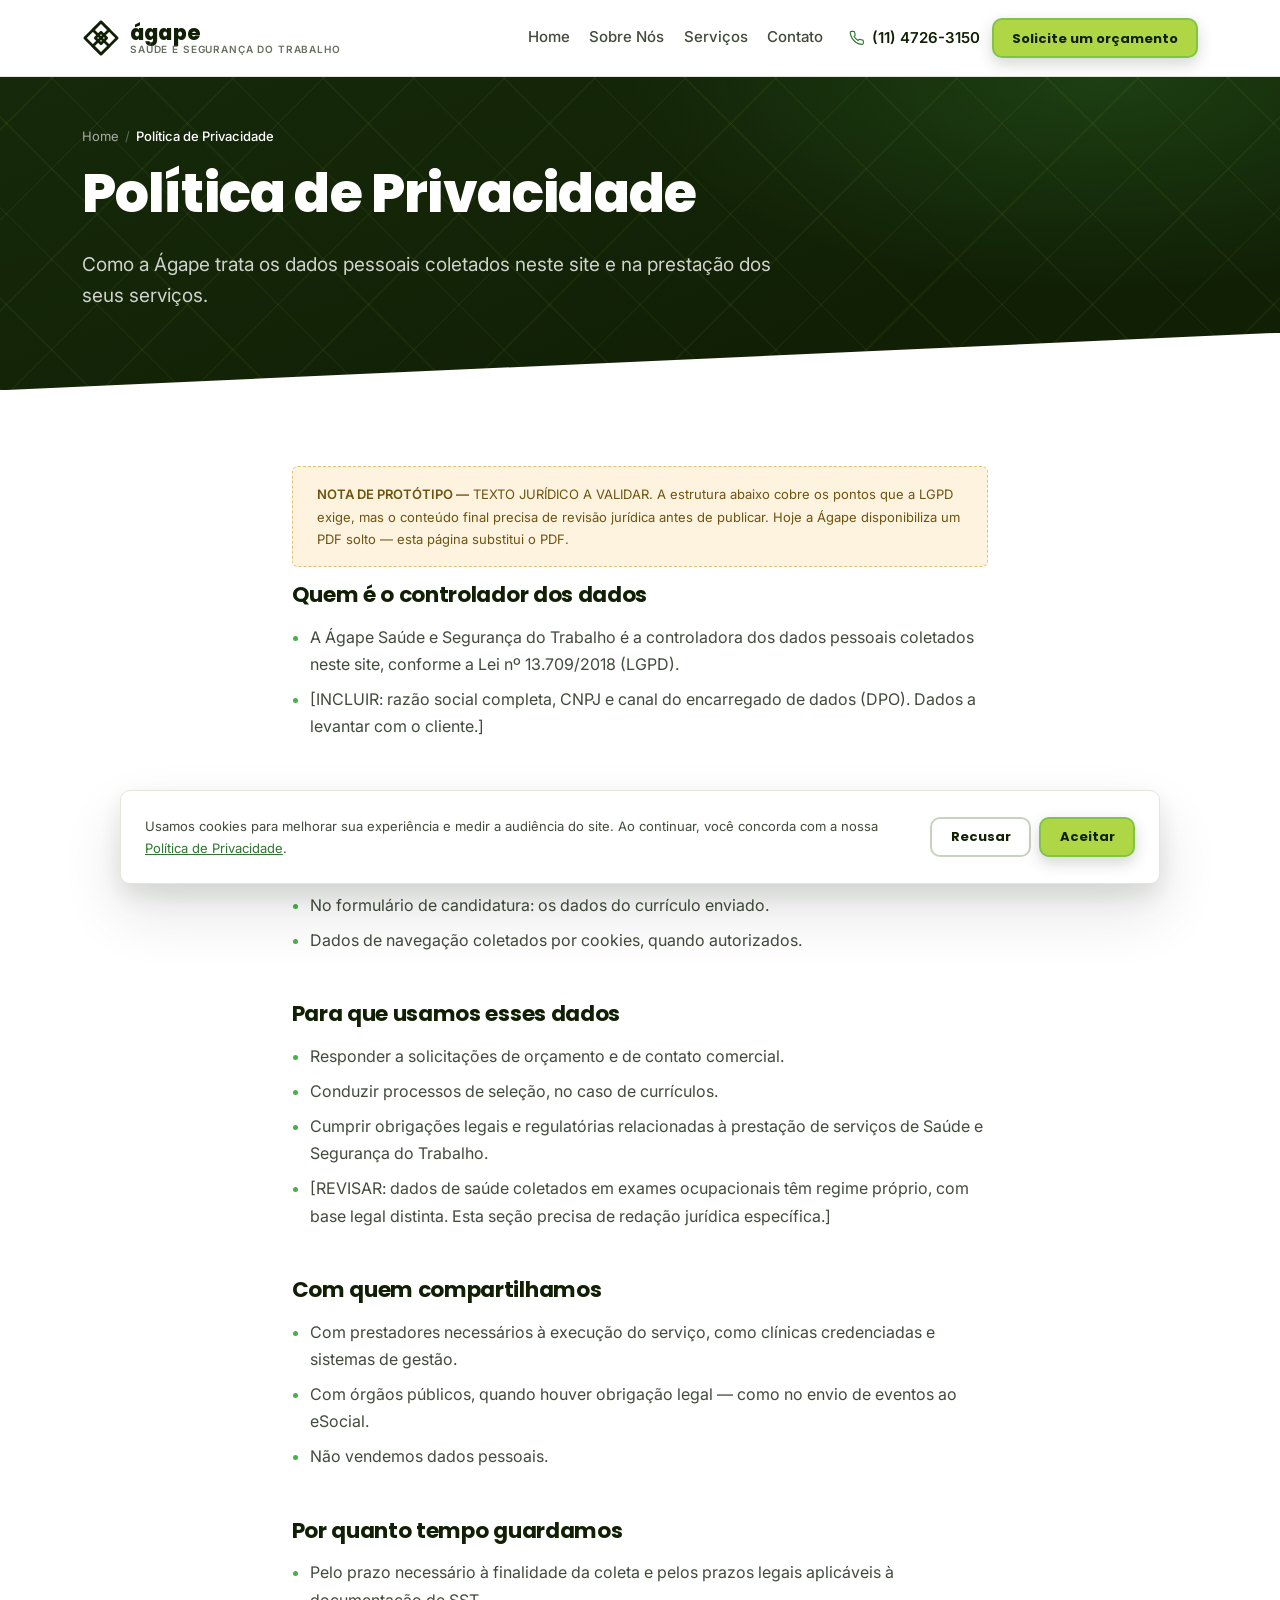
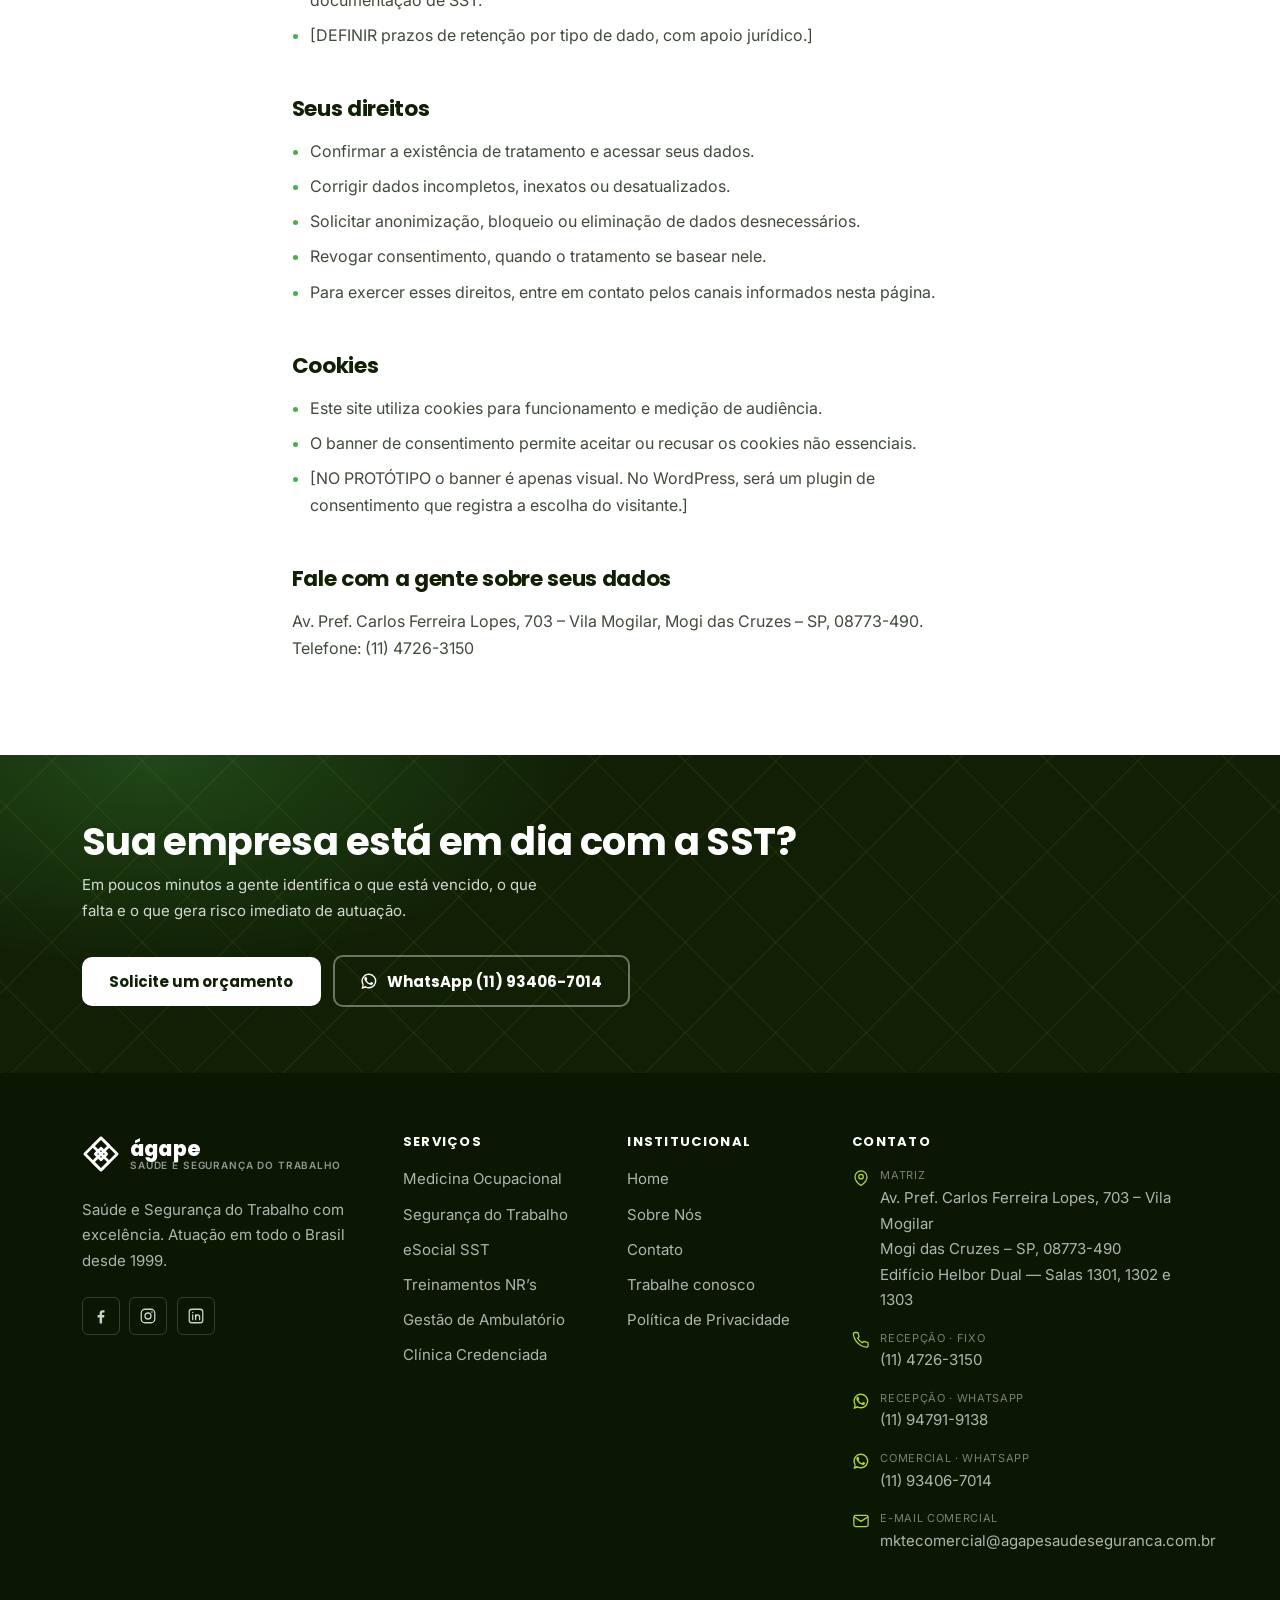
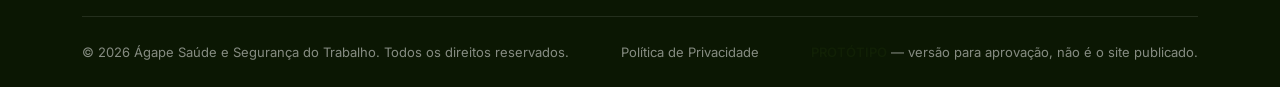
<file: politica-de-privacidade/index.html>
<!DOCTYPE html>
<html lang="pt-BR">
<head>
<meta charset="utf-8">
<meta name="viewport" content="width=device-width, initial-scale=1">

<!-- ============================================================
     PÁGINA: Política de Privacidade
     SLUG (manter no WordPress): /politica-de-privacidade/
     SEO title: Política de Privacidade | Ágape SST
     SEO meta description: Como a Ágape Saúde e Segurança do Trabalho coleta, usa e protege dados pessoais, conforme a Lei Geral de Proteção de Dados.
     
     ============================================================ -->
<title>Política de Privacidade | Ágape SST</title>
<meta name="description" content="Como a Ágape Saúde e Segurança do Trabalho coleta, usa e protege dados pessoais, conforme a Lei Geral de Proteção de Dados.">
<meta name="robots" content="noindex, nofollow"><!-- PROTÓTIPO: remover no site real -->

<link rel="preconnect" href="https://fonts.googleapis.com">
<link rel="preconnect" href="https://fonts.gstatic.com" crossorigin>
<link href="https://fonts.googleapis.com/css2?family=Inter:wght@400;500;600&family=Poppins:wght@600;700;800&display=swap" rel="stylesheet">
<link rel="stylesheet" href="../assets/css/style.css">

</head>
<body>

<a class="pular-para-conteudo" href="#conteudo">Pular para o conteúdo</a>

<header class="site-header">
  <div class="container header-inner">
    <!-- LOGOTIPO — PLACEHOLDER.
     Reproduz a estrutura da assinatura oficial: símbolo de losangos
     + wordmark "ágape" em caixa baixa + tagline. O símbolo aqui é uma
     APROXIMAÇÃO: substituir pelo SVG vetorial oficial.
     Regra do guia (item 02): versão preta sobre fundo claro, branca
     sobre fundo escuro; não distorcer, inclinar nem aplicar efeitos. -->
<a class="logo" href="../index.html" aria-label="Ágape Saúde e Segurança do Trabalho — página inicial">
  <span class="logo-marca"><svg viewBox="0 0 24 24" fill="none" stroke="currentColor" stroke-width="1.7" stroke-linecap="round" stroke-linejoin="round" aria-hidden="true"><path d="M12 1.8L22.2 12 12 22.2 1.8 12z"/><path d="M12 1.8L17.1 6.9 12 12 6.9 6.9z"/><path d="M12 12l5.1 5.1L12 22.2 6.9 17.1z"/><path d="M8.4 12L12 8.4l3.6 3.6L12 15.6z"/></svg></span>
  <span class="logo-texto">
    <span class="logo-nome">ágape</span>
    <span class="logo-sub">Saúde e Segurança do Trabalho</span>
  </span>
</a>

    <!-- Menu mobile em CSS puro. No Elementor: menu responsivo nativo. -->
    <input type="checkbox" id="abrir-menu" class="nav-check" aria-label="Abrir e fechar o menu">
    <span class="nav-abre" aria-hidden="true"><svg viewBox="0 0 24 24" fill="none" stroke="currentColor" stroke-width="1.7" stroke-linecap="round" stroke-linejoin="round" aria-hidden="true"><path d="M4 7h16M4 12h16M4 17h16"/></svg></span>

    <nav class="site-nav" aria-label="Menu principal">
      <ul>
      <li><a href="../index.html">Home</a></li>
      <li><a href="../sobre-nos/index.html">Sobre Nós</a></li>
      <li><a href="../servicos/index.html">Serviços</a></li>
      <li><a href="../contato/index.html">Contato</a></li>
        <!-- ÁREA DO CLIENTE (SOC) — seção 5.5 do CLAUDE.md.
             Item CONDICIONAL: só entra se a Ágape for assinante do SOC/SOCRH.
             É apenas um link para o portal externo, não uma funcionalidade.
             Descomente e aponte para a URL do portal quando confirmado.
        <li><a href="#" target="_blank" rel="noopener">Área do Cliente</a></li>
        -->
        <li class="nav-cta-mobile">
          <a class="btn btn--primario" href="../contato/index.html#orcamento">Solicite um orçamento</a>
        </li>
      </ul>
    </nav>

    <div class="header-acoes">
      <a class="header-tel" href="tel:+551147263150"><svg viewBox="0 0 24 24" fill="none" stroke="currentColor" stroke-width="1.7" stroke-linecap="round" stroke-linejoin="round" aria-hidden="true"><path d="M21.5 16.9v2.7a2 2 0 0 1-2.2 2 19.6 19.6 0 0 1-8.5-3 19.3 19.3 0 0 1-6-6 19.6 19.6 0 0 1-3-8.6A2 2 0 0 1 3.8 2h2.7a2 2 0 0 1 2 1.7c.12 1 .35 1.9.67 2.8a2 2 0 0 1-.45 2.1L7.6 9.7a16 16 0 0 0 6 6l1.1-1.1a2 2 0 0 1 2.1-.45c.9.32 1.84.55 2.8.67a2 2 0 0 1 1.9 2.05z"/></svg> (11) 4726-3150</a>
      <a class="btn btn--primario btn--pequeno" href="../contato/index.html#orcamento">Solicite um orçamento</a>
    </div>
  </div>
</header>

<main id="conteudo">

<section class="pagina-topo com-diagonal com-diagonal--para-branco">
  <div class="container">
    <nav class="trilha" aria-label="Você está aqui">
      <ol>
      <li><a href="../index.html">Home</a></li>
      <li><span aria-current="page">Política de Privacidade</span></li>
      </ol>
    </nav>
    <h1>Política de Privacidade</h1>
    <p class="lead">Como a Ágape trata os dados pessoais coletados neste site e na prestação dos seus serviços.</p>
  </div>
</section>

<section class="secao">
  <div class="container container--estreito texto-legal">
    <p class="nota-prototipo mb-xl"><strong>NOTA DE PROTÓTIPO —</strong> TEXTO JURÍDICO A VALIDAR. A estrutura abaixo cobre os pontos que a LGPD exige, mas o conteúdo final precisa de revisão jurídica antes de publicar. Hoje a Ágape disponibiliza um PDF solto — esta página substitui o PDF.</p>
    <h2>Quem é o controlador dos dados</h2>
      <ul>
        <li>A Ágape Saúde e Segurança do Trabalho é a controladora dos dados pessoais coletados neste site, conforme a Lei nº 13.709/2018 (LGPD).</li>
        <li>[INCLUIR: razão social completa, CNPJ e canal do encarregado de dados (DPO). Dados a levantar com o cliente.]</li>
      </ul>

    <h2>Quais dados coletamos</h2>
      <ul>
        <li>Dados informados voluntariamente nos formulários do site: nome, empresa, telefone, e-mail e serviço de interesse.</li>
        <li>No formulário de candidatura: os dados do currículo enviado.</li>
        <li>Dados de navegação coletados por cookies, quando autorizados.</li>
      </ul>

    <h2>Para que usamos esses dados</h2>
      <ul>
        <li>Responder a solicitações de orçamento e de contato comercial.</li>
        <li>Conduzir processos de seleção, no caso de currículos.</li>
        <li>Cumprir obrigações legais e regulatórias relacionadas à prestação de serviços de Saúde e Segurança do Trabalho.</li>
        <li>[REVISAR: dados de saúde coletados em exames ocupacionais têm regime próprio, com base legal distinta. Esta seção precisa de redação jurídica específica.]</li>
      </ul>

    <h2>Com quem compartilhamos</h2>
      <ul>
        <li>Com prestadores necessários à execução do serviço, como clínicas credenciadas e sistemas de gestão.</li>
        <li>Com órgãos públicos, quando houver obrigação legal — como no envio de eventos ao eSocial.</li>
        <li>Não vendemos dados pessoais.</li>
      </ul>

    <h2>Por quanto tempo guardamos</h2>
      <ul>
        <li>Pelo prazo necessário à finalidade da coleta e pelos prazos legais aplicáveis à documentação de SST.</li>
        <li>[DEFINIR prazos de retenção por tipo de dado, com apoio jurídico.]</li>
      </ul>

    <h2>Seus direitos</h2>
      <ul>
        <li>Confirmar a existência de tratamento e acessar seus dados.</li>
        <li>Corrigir dados incompletos, inexatos ou desatualizados.</li>
        <li>Solicitar anonimização, bloqueio ou eliminação de dados desnecessários.</li>
        <li>Revogar consentimento, quando o tratamento se basear nele.</li>
        <li>Para exercer esses direitos, entre em contato pelos canais informados nesta página.</li>
      </ul>

    <h2>Cookies</h2>
      <ul>
        <li>Este site utiliza cookies para funcionamento e medição de audiência.</li>
        <li>O banner de consentimento permite aceitar ou recusar os cookies não essenciais.</li>
        <li>[NO PROTÓTIPO o banner é apenas visual. No WordPress, será um plugin de consentimento que registra a escolha do visitante.]</li>
      </ul>
    <h2>Fale com a gente sobre seus dados</h2>
    <p>Av. Pref. Carlos Ferreira Lopes, 703 – Vila Mogilar, Mogi das Cruzes – SP, 08773-490.<br>
    Telefone: <a href="tel:+551147263150">(11) 4726-3150</a></p>
  </div>
</section>

<section class="cta-final">
  <div class="container cta-final-inner">
    <div>
      <h2>Sua empresa está em dia com a SST?</h2>
      <p>Em poucos minutos a gente identifica o que está vencido, o que falta e o que gera risco imediato de autuação.</p>
    </div>
    <div class="grupo-botoes">
      <a class="btn btn--claro" href="../contato/index.html#orcamento">Solicite um orçamento</a>
      <a class="btn btn--fantasma-claro" href="https://wa.me/5511934067014" target="_blank" rel="noopener">
        <svg viewBox="0 0 24 24" fill="currentColor" aria-hidden="true"><path d="M12 2a10 10 0 0 0-8.6 15.1L2 22.5l5.6-1.4A10 10 0 1 0 12 2zm0 18.1a8 8 0 0 1-4.3-1.2l-.3-.2-3.1.8.8-3-.2-.3A8.1 8.1 0 1 1 12 20.1z"/><path d="M17 14.3c-.3-.15-1.7-.85-2-.95-.26-.1-.45-.15-.64.15s-.74.94-.9 1.13c-.17.2-.34.22-.63.07a8.1 8.1 0 0 1-2.4-1.5 9 9 0 0 1-1.66-2.06c-.17-.3 0-.46.13-.6.14-.14.3-.35.45-.53.15-.18.2-.3.3-.5.1-.2.05-.37-.02-.52-.08-.15-.64-1.55-.88-2.12-.23-.55-.47-.48-.64-.49h-.55c-.2 0-.5.07-.77.37-.26.3-1 .98-1 2.4s1.03 2.78 1.17 2.98c.15.2 2.03 3.1 4.9 4.35.69.3 1.22.47 1.64.6.69.22 1.32.19 1.81.11.55-.08 1.7-.7 1.94-1.36.24-.67.24-1.24.17-1.36-.07-.12-.26-.2-.55-.34z"/></svg> WhatsApp (11) 93406-7014</a>
    </div>
  </div>
</section>
</main>

<footer class="site-footer">
  <div class="container">
    <div class="footer-grade">

      <div>
        <!-- LOGOTIPO — PLACEHOLDER.
     Reproduz a estrutura da assinatura oficial: símbolo de losangos
     + wordmark "ágape" em caixa baixa + tagline. O símbolo aqui é uma
     APROXIMAÇÃO: substituir pelo SVG vetorial oficial.
     Regra do guia (item 02): versão preta sobre fundo claro, branca
     sobre fundo escuro; não distorcer, inclinar nem aplicar efeitos. -->
<a class="logo" href="../index.html" aria-label="Ágape Saúde e Segurança do Trabalho — página inicial">
  <span class="logo-marca"><svg viewBox="0 0 24 24" fill="none" stroke="currentColor" stroke-width="1.7" stroke-linecap="round" stroke-linejoin="round" aria-hidden="true"><path d="M12 1.8L22.2 12 12 22.2 1.8 12z"/><path d="M12 1.8L17.1 6.9 12 12 6.9 6.9z"/><path d="M12 12l5.1 5.1L12 22.2 6.9 17.1z"/><path d="M8.4 12L12 8.4l3.6 3.6L12 15.6z"/></svg></span>
  <span class="logo-texto">
    <span class="logo-nome">ágape</span>
    <span class="logo-sub">Saúde e Segurança do Trabalho</span>
  </span>
</a>
        <p class="footer-sobre">Saúde e Segurança do Trabalho com excelência.
        Atuação em todo o Brasil desde 1999.</p>
        <div class="footer-redes">
          <a href="https://www.facebook.com/agapepericias" target="_blank" rel="noopener" aria-label="Facebook da Ágape"><svg viewBox="0 0 24 24" fill="currentColor" aria-hidden="true"><path d="M13.4 22v-8.1h2.7l.42-3.15H13.4V8.73c0-.9.25-1.53 1.56-1.53h1.67V4.38A22 22 0 0 0 14.2 4.25c-2.4 0-4.05 1.47-4.05 4.17v2.33H7.42V13.9h2.73V22z"/></svg></a>
          <a href="https://www.instagram.com/agape.sst/" target="_blank" rel="noopener" aria-label="Instagram da Ágape"><svg viewBox="0 0 24 24" fill="none" stroke="currentColor" stroke-width="1.7" stroke-linecap="round" stroke-linejoin="round" aria-hidden="true"><rect x="3" y="3" width="18" height="18" rx="5"/><circle cx="12" cy="12" r="4"/><circle cx="17.2" cy="6.8" r="1.1" fill="currentColor" stroke="none"/></svg></a>
          <a href="https://www.linkedin.com/company/%C3%A1gape-sa%C3%BAde-e-seguran%C3%A7a-do-trabalho/" target="_blank" rel="noopener" aria-label="LinkedIn da Ágape"><svg viewBox="0 0 24 24" fill="none" stroke="currentColor" stroke-width="1.7" stroke-linecap="round" stroke-linejoin="round" aria-hidden="true"><rect x="3" y="3" width="18" height="18" rx="3.4"/><path d="M7.6 10.4v6.5"/><circle cx="7.6" cy="7.4" r="1" fill="currentColor" stroke="none"/><path d="M11.5 16.9v-6.5"/><path d="M11.5 13.4c0-1.7 1.05-2.9 2.65-2.9s2.65 1.2 2.65 2.9v3.5"/></svg></a>
        </div>
      </div>

      <div>
        <h2 class="footer-titulo">Serviços</h2>
        <ul class="footer-lista">
        <li><a href="../medicina-ocupacional-empresas/index.html">Medicina Ocupacional</a></li>
        <li><a href="../seguranca-trabalho-empresas/index.html">Segurança do Trabalho</a></li>
        <li><a href="../esocial-sst-empresas/index.html">eSocial SST</a></li>
        <li><a href="../treinamentos-nrs-empresas/index.html">Treinamentos NR’s</a></li>
        <li><a href="../gestao-ambulatorio-empresas/index.html">Gestão de Ambulatório</a></li>
        <li><a href="../clinica-credenciada/index.html">Clínica Credenciada</a></li>
        </ul>
      </div>

      <div>
        <h2 class="footer-titulo">Institucional</h2>
        <ul class="footer-lista">
          <li><a href="../index.html">Home</a></li>
          <li><a href="../sobre-nos/index.html">Sobre Nós</a></li>
          <li><a href="../contato/index.html">Contato</a></li>
          <li><a href="../contato/index.html">Trabalhe conosco</a></li>
          <li><a href="../politica-de-privacidade/index.html">Política de Privacidade</a></li>
        </ul>
      </div>

      <div>
        <h2 class="footer-titulo">Contato</h2>
        <ul class="footer-contato">
          <li><svg viewBox="0 0 24 24" fill="none" stroke="currentColor" stroke-width="1.7" stroke-linecap="round" stroke-linejoin="round" aria-hidden="true"><path d="M20 10.5c0 5.8-8 11.5-8 11.5s-8-5.7-8-11.5a8 8 0 1 1 16 0z"/><circle cx="12" cy="10.2" r="3"/></svg>
            <span>
              <span class="rotulo">Matriz</span>
              Av. Pref. Carlos Ferreira Lopes, 703 – Vila Mogilar<br>Mogi das Cruzes – SP, 08773-490<br>Edifício Helbor Dual — Salas 1301, 1302 e 1303
            </span>
          </li>
          <li><svg viewBox="0 0 24 24" fill="none" stroke="currentColor" stroke-width="1.7" stroke-linecap="round" stroke-linejoin="round" aria-hidden="true"><path d="M21.5 16.9v2.7a2 2 0 0 1-2.2 2 19.6 19.6 0 0 1-8.5-3 19.3 19.3 0 0 1-6-6 19.6 19.6 0 0 1-3-8.6A2 2 0 0 1 3.8 2h2.7a2 2 0 0 1 2 1.7c.12 1 .35 1.9.67 2.8a2 2 0 0 1-.45 2.1L7.6 9.7a16 16 0 0 0 6 6l1.1-1.1a2 2 0 0 1 2.1-.45c.9.32 1.84.55 2.8.67a2 2 0 0 1 1.9 2.05z"/></svg>
            <span>
              <span class="rotulo">Recepção · fixo</span>
              <a href="tel:+551147263150">(11) 4726-3150</a>
            </span>
          </li>
          <li><svg viewBox="0 0 24 24" fill="currentColor" aria-hidden="true"><path d="M12 2a10 10 0 0 0-8.6 15.1L2 22.5l5.6-1.4A10 10 0 1 0 12 2zm0 18.1a8 8 0 0 1-4.3-1.2l-.3-.2-3.1.8.8-3-.2-.3A8.1 8.1 0 1 1 12 20.1z"/><path d="M17 14.3c-.3-.15-1.7-.85-2-.95-.26-.1-.45-.15-.64.15s-.74.94-.9 1.13c-.17.2-.34.22-.63.07a8.1 8.1 0 0 1-2.4-1.5 9 9 0 0 1-1.66-2.06c-.17-.3 0-.46.13-.6.14-.14.3-.35.45-.53.15-.18.2-.3.3-.5.1-.2.05-.37-.02-.52-.08-.15-.64-1.55-.88-2.12-.23-.55-.47-.48-.64-.49h-.55c-.2 0-.5.07-.77.37-.26.3-1 .98-1 2.4s1.03 2.78 1.17 2.98c.15.2 2.03 3.1 4.9 4.35.69.3 1.22.47 1.64.6.69.22 1.32.19 1.81.11.55-.08 1.7-.7 1.94-1.36.24-.67.24-1.24.17-1.36-.07-.12-.26-.2-.55-.34z"/></svg>
            <span>
              <span class="rotulo">Recepção · WhatsApp</span>
              <a href="https://wa.me/5511947919138" target="_blank" rel="noopener">(11) 94791-9138</a>
            </span>
          </li>
          <li><svg viewBox="0 0 24 24" fill="currentColor" aria-hidden="true"><path d="M12 2a10 10 0 0 0-8.6 15.1L2 22.5l5.6-1.4A10 10 0 1 0 12 2zm0 18.1a8 8 0 0 1-4.3-1.2l-.3-.2-3.1.8.8-3-.2-.3A8.1 8.1 0 1 1 12 20.1z"/><path d="M17 14.3c-.3-.15-1.7-.85-2-.95-.26-.1-.45-.15-.64.15s-.74.94-.9 1.13c-.17.2-.34.22-.63.07a8.1 8.1 0 0 1-2.4-1.5 9 9 0 0 1-1.66-2.06c-.17-.3 0-.46.13-.6.14-.14.3-.35.45-.53.15-.18.2-.3.3-.5.1-.2.05-.37-.02-.52-.08-.15-.64-1.55-.88-2.12-.23-.55-.47-.48-.64-.49h-.55c-.2 0-.5.07-.77.37-.26.3-1 .98-1 2.4s1.03 2.78 1.17 2.98c.15.2 2.03 3.1 4.9 4.35.69.3 1.22.47 1.64.6.69.22 1.32.19 1.81.11.55-.08 1.7-.7 1.94-1.36.24-.67.24-1.24.17-1.36-.07-.12-.26-.2-.55-.34z"/></svg>
            <span>
              <span class="rotulo">Comercial · WhatsApp</span>
              <a href="https://wa.me/5511934067014" target="_blank" rel="noopener">(11) 93406-7014</a>
            </span>
          </li>
          <li><svg viewBox="0 0 24 24" fill="none" stroke="currentColor" stroke-width="1.7" stroke-linecap="round" stroke-linejoin="round" aria-hidden="true"><rect x="2.5" y="4.5" width="19" height="15" rx="2.4"/><path d="M3.2 6.6l8.8 5.9 8.8-5.9"/></svg>
            <span>
              <span class="rotulo">E-mail comercial</span>
              <a href="mailto:mktecomercial@agapesaudeseguranca.com.br">mktecomercial@agapesaudeseguranca.com.br</a>
            </span>
          </li>
        </ul>
      </div>

    </div>

    <div class="footer-base">
      <p>© 2026 Ágape Saúde e Segurança do Trabalho. Todos os direitos reservados.</p>
      <nav aria-label="Links do rodapé">
        <a href="../politica-de-privacidade/index.html">Política de Privacidade</a>
      </nav>
      <p><strong>PROTÓTIPO</strong> — versão para aprovação, não é o site publicado.</p>
    </div>
  </div>
</footer>

<!-- BANNER LGPD (seção 2 e 5 do CLAUDE.md).
     No protótipo é só visual: fecha via CSS, sem gravar nada — a regra 8
     proíbe localStorage. No WordPress vira plugin de consentimento que
     registra a escolha do visitante. -->
<input type="checkbox" id="lgpd-ok" class="lgpd-check" aria-label="Fechar aviso de cookies">
<div class="lgpd-banner" role="region" aria-label="Aviso de cookies">
  <p>Usamos cookies para melhorar sua experiência e medir a audiência do site.
  Ao continuar, você concorda com a nossa
  <a href="../politica-de-privacidade/index.html">Política de Privacidade</a>.</p>
  <div class="lgpd-acoes">
    <label class="btn btn--contorno btn--pequeno" for="lgpd-ok">Recusar</label>
    <label class="btn btn--primario btn--pequeno" for="lgpd-ok">Aceitar</label>
  </div>
</div>

<!-- Único script do protótipo: anima os números da seção "em operação".
     É enfeite — o valor final já está no HTML, então sem JS nada se perde.
     No Elementor: widget Contador (gratuito). -->
<script src="../assets/js/contadores.js" defer></script>

</body>
</html>
</file>
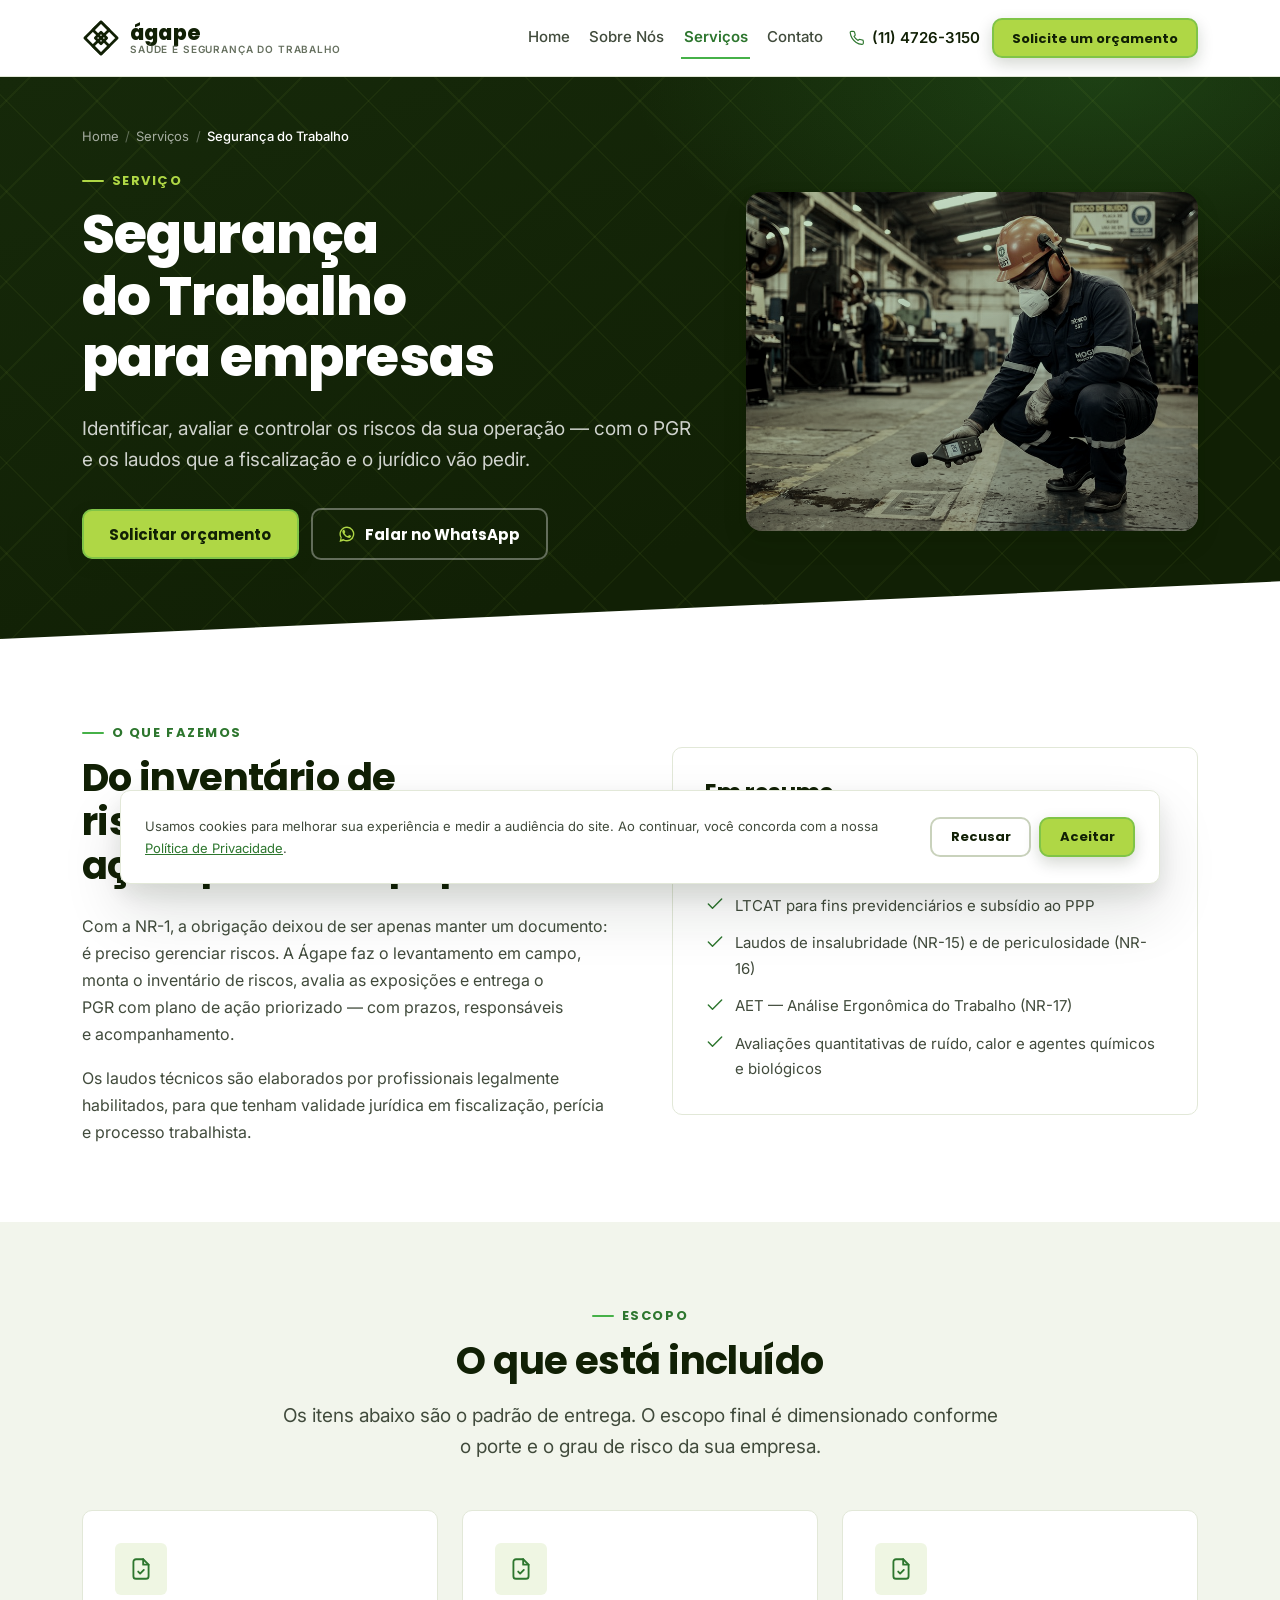
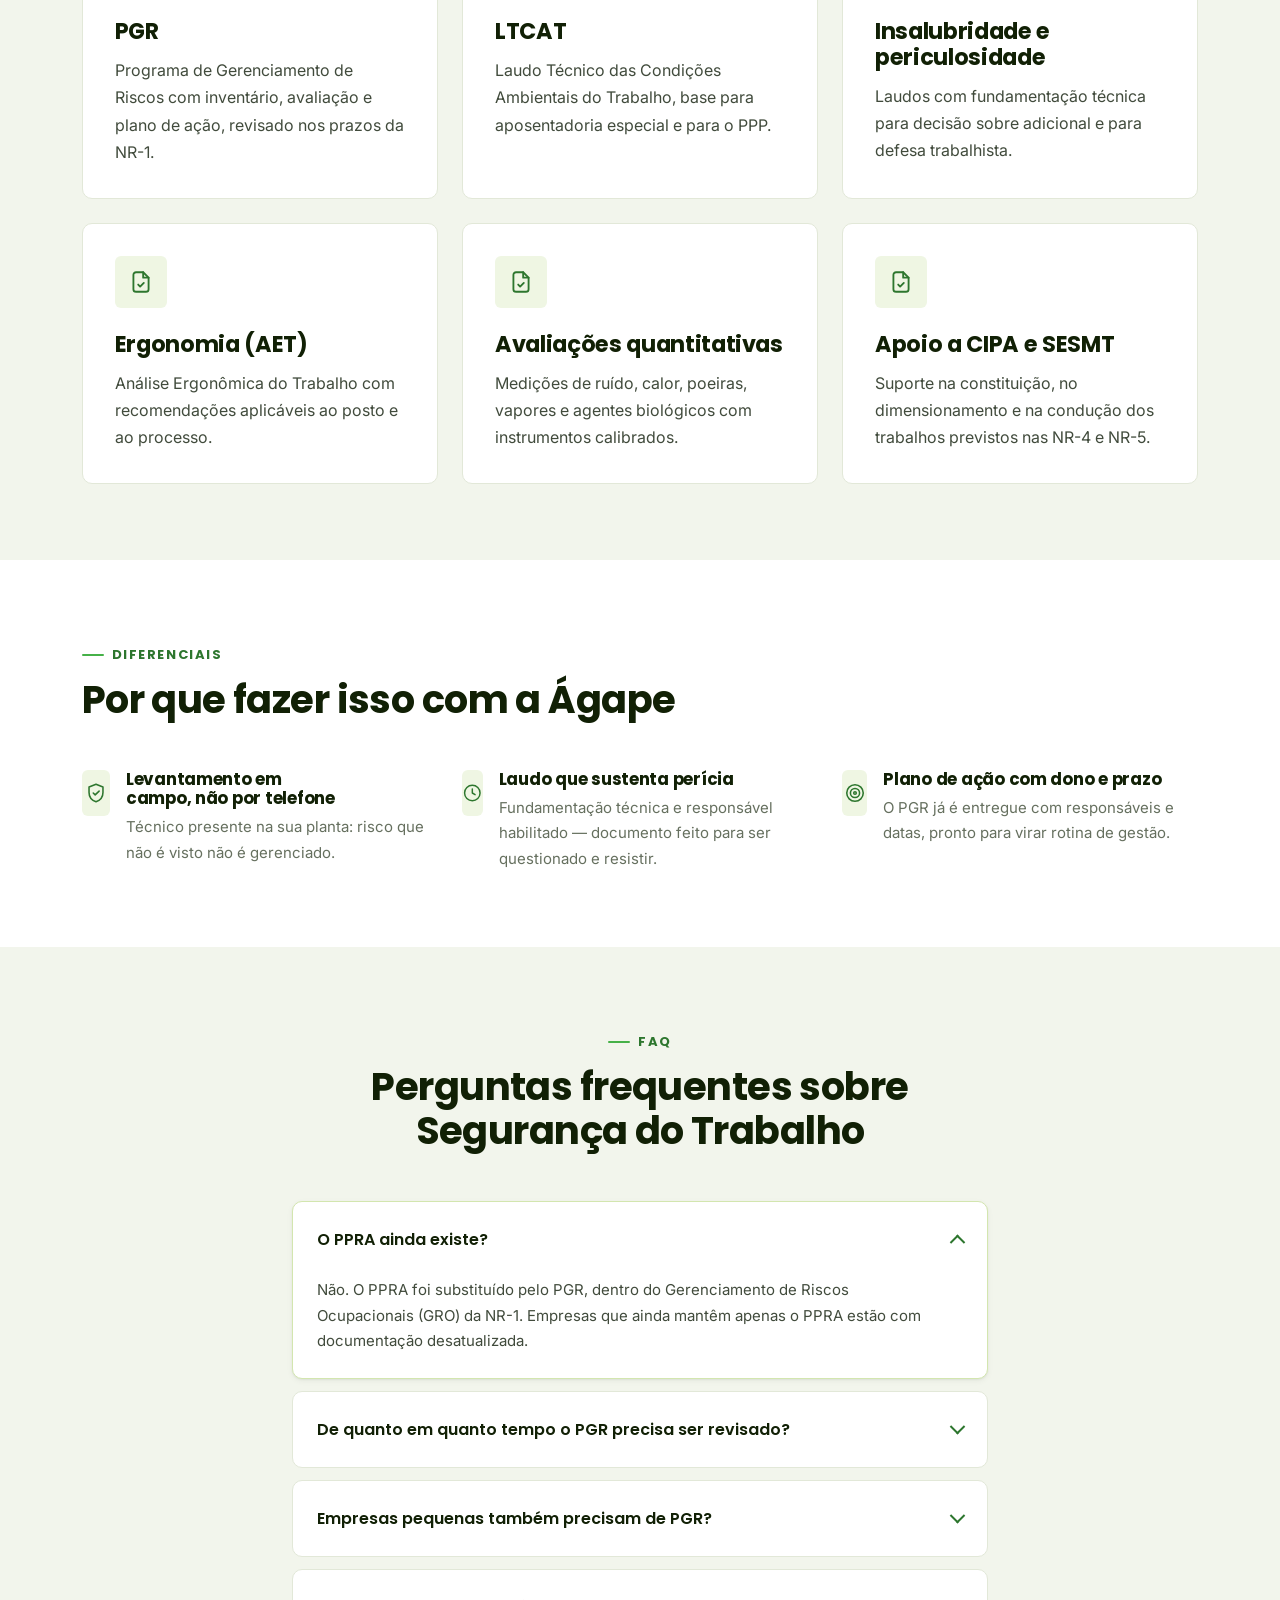
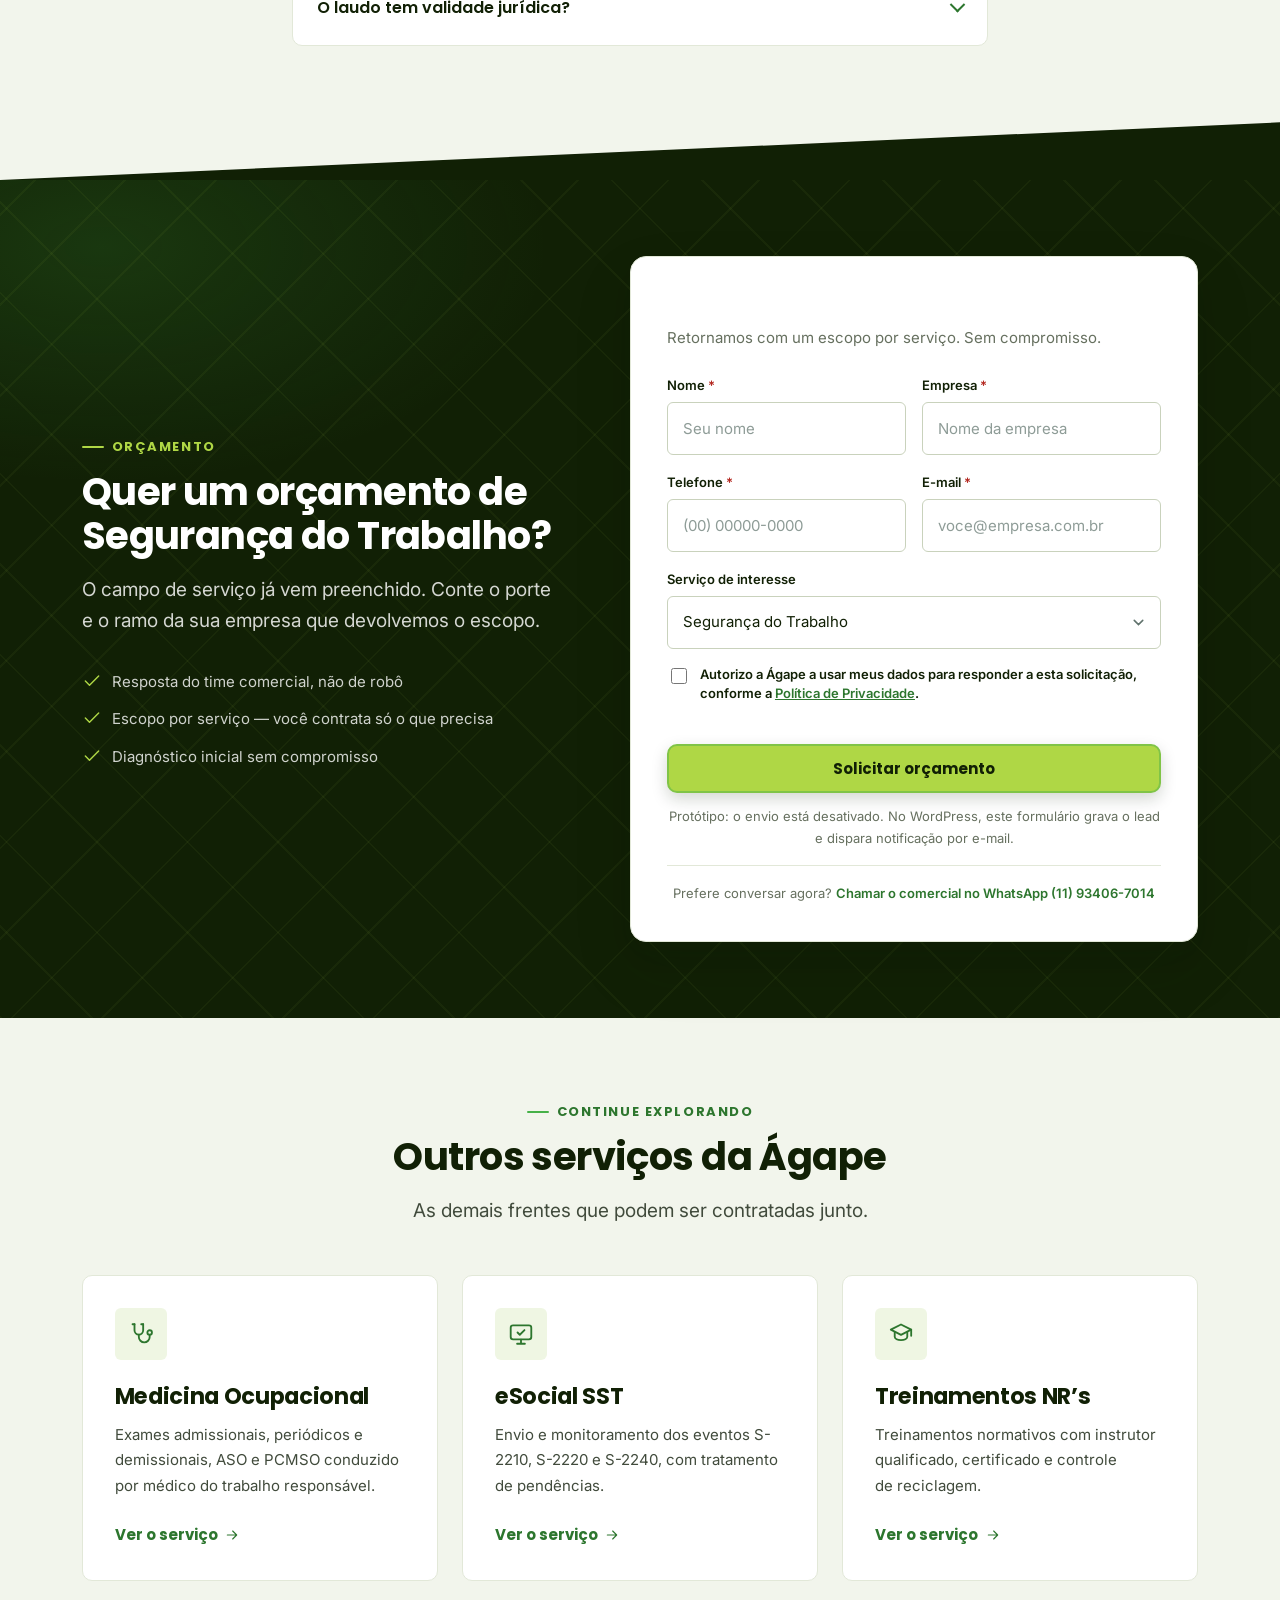
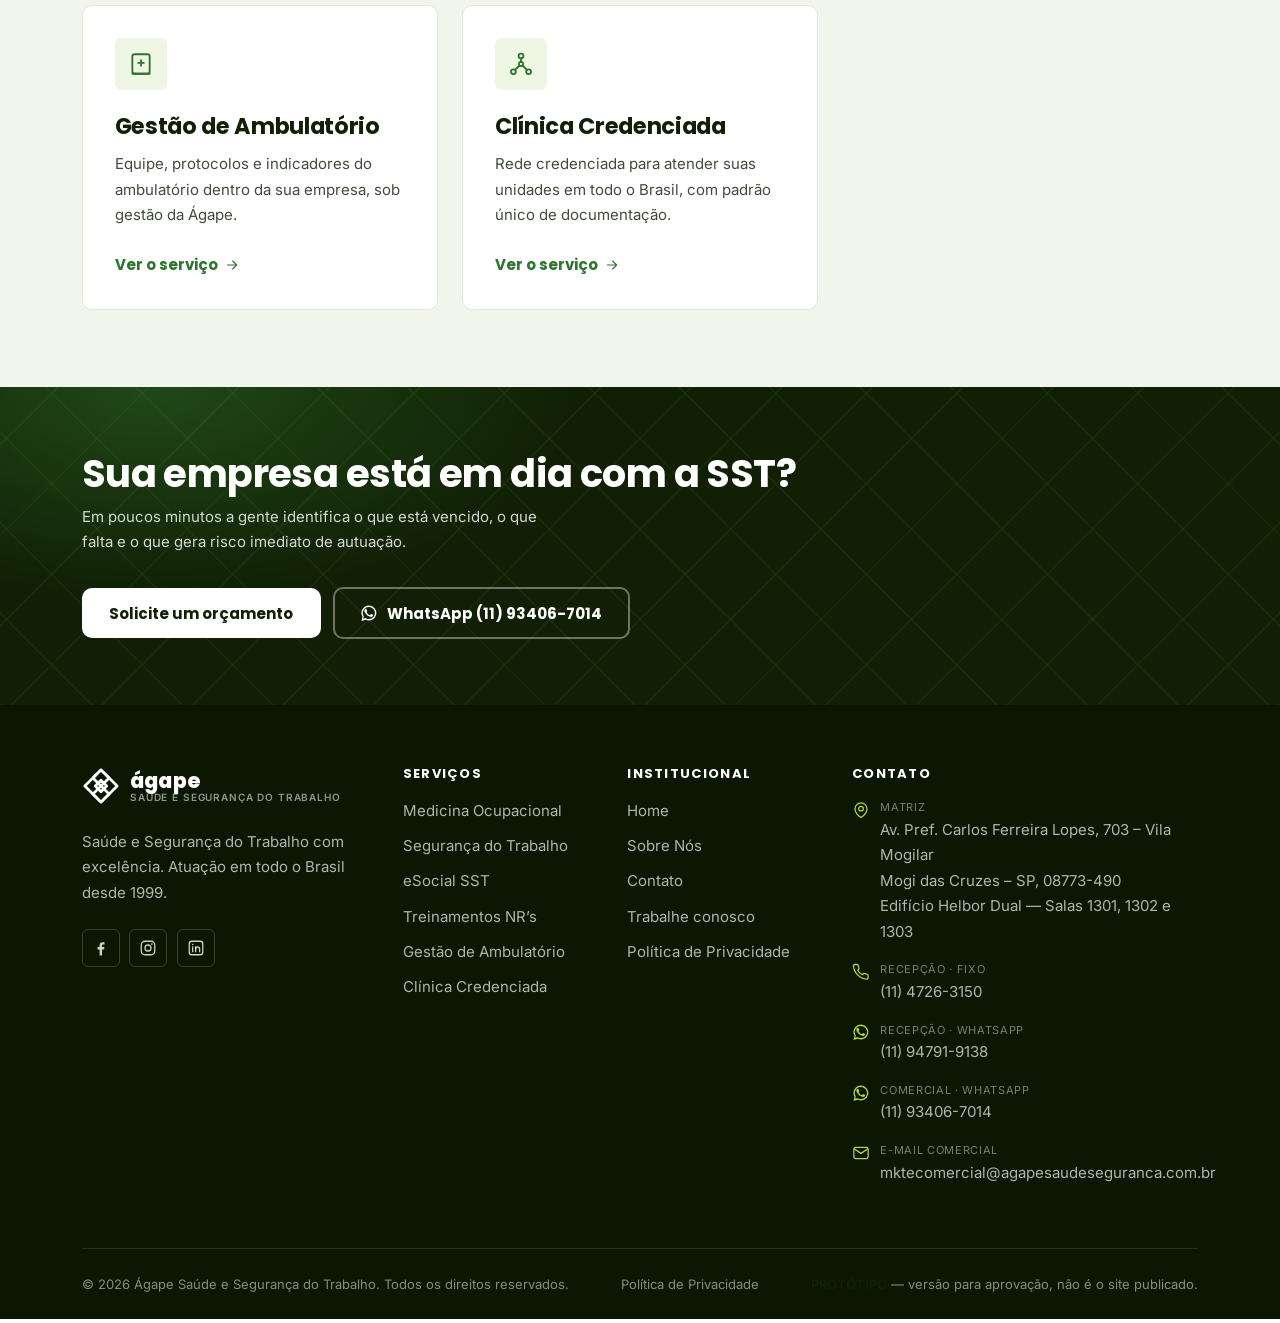
<file: seguranca-trabalho-empresas/index.html>
<!DOCTYPE html>
<html lang="pt-BR">
<head>
<meta charset="utf-8">
<meta name="viewport" content="width=device-width, initial-scale=1">

<!-- ============================================================
     PÁGINA: Segurança do Trabalho
     SLUG (manter no WordPress): /seguranca-trabalho-empresas/
     SEO title: Segurança do Trabalho para Empresas | Ágape SST
     SEO meta description: PGR, GRO, LTCAT, laudos de insalubridade e periculosidade e análise ergonômica. Levantamento em campo e plano de ação com prazo e responsável.
     Página de serviço — mesma estrutura de blocos nas 6. Formulário chega com o serviço pré-marcado.
     ============================================================ -->
<title>Segurança do Trabalho para Empresas | Ágape SST</title>
<meta name="description" content="PGR, GRO, LTCAT, laudos de insalubridade e periculosidade e análise ergonômica. Levantamento em campo e plano de ação com prazo e responsável.">
<meta name="robots" content="noindex, nofollow"><!-- PROTÓTIPO: remover no site real -->

<link rel="preconnect" href="https://fonts.googleapis.com">
<link rel="preconnect" href="https://fonts.gstatic.com" crossorigin>
<link href="https://fonts.googleapis.com/css2?family=Inter:wght@400;500;600&family=Poppins:wght@600;700;800&display=swap" rel="stylesheet">
<link rel="stylesheet" href="../assets/css/style.css">

</head>
<body>

<a class="pular-para-conteudo" href="#conteudo">Pular para o conteúdo</a>

<header class="site-header">
  <div class="container header-inner">
    <!-- LOGOTIPO — PLACEHOLDER.
     Reproduz a estrutura da assinatura oficial: símbolo de losangos
     + wordmark "ágape" em caixa baixa + tagline. O símbolo aqui é uma
     APROXIMAÇÃO: substituir pelo SVG vetorial oficial.
     Regra do guia (item 02): versão preta sobre fundo claro, branca
     sobre fundo escuro; não distorcer, inclinar nem aplicar efeitos. -->
<a class="logo" href="../index.html" aria-label="Ágape Saúde e Segurança do Trabalho — página inicial">
  <span class="logo-marca"><svg viewBox="0 0 24 24" fill="none" stroke="currentColor" stroke-width="1.7" stroke-linecap="round" stroke-linejoin="round" aria-hidden="true"><path d="M12 1.8L22.2 12 12 22.2 1.8 12z"/><path d="M12 1.8L17.1 6.9 12 12 6.9 6.9z"/><path d="M12 12l5.1 5.1L12 22.2 6.9 17.1z"/><path d="M8.4 12L12 8.4l3.6 3.6L12 15.6z"/></svg></span>
  <span class="logo-texto">
    <span class="logo-nome">ágape</span>
    <span class="logo-sub">Saúde e Segurança do Trabalho</span>
  </span>
</a>

    <!-- Menu mobile em CSS puro. No Elementor: menu responsivo nativo. -->
    <input type="checkbox" id="abrir-menu" class="nav-check" aria-label="Abrir e fechar o menu">
    <span class="nav-abre" aria-hidden="true"><svg viewBox="0 0 24 24" fill="none" stroke="currentColor" stroke-width="1.7" stroke-linecap="round" stroke-linejoin="round" aria-hidden="true"><path d="M4 7h16M4 12h16M4 17h16"/></svg></span>

    <nav class="site-nav" aria-label="Menu principal">
      <ul>
      <li><a href="../index.html">Home</a></li>
      <li><a href="../sobre-nos/index.html">Sobre Nós</a></li>
      <li><a href="../servicos/index.html" aria-current="page">Serviços</a></li>
      <li><a href="../contato/index.html">Contato</a></li>
        <!-- ÁREA DO CLIENTE (SOC) — seção 5.5 do CLAUDE.md.
             Item CONDICIONAL: só entra se a Ágape for assinante do SOC/SOCRH.
             É apenas um link para o portal externo, não uma funcionalidade.
             Descomente e aponte para a URL do portal quando confirmado.
        <li><a href="#" target="_blank" rel="noopener">Área do Cliente</a></li>
        -->
        <li class="nav-cta-mobile">
          <a class="btn btn--primario" href="../contato/index.html#orcamento">Solicite um orçamento</a>
        </li>
      </ul>
    </nav>

    <div class="header-acoes">
      <a class="header-tel" href="tel:+551147263150"><svg viewBox="0 0 24 24" fill="none" stroke="currentColor" stroke-width="1.7" stroke-linecap="round" stroke-linejoin="round" aria-hidden="true"><path d="M21.5 16.9v2.7a2 2 0 0 1-2.2 2 19.6 19.6 0 0 1-8.5-3 19.3 19.3 0 0 1-6-6 19.6 19.6 0 0 1-3-8.6A2 2 0 0 1 3.8 2h2.7a2 2 0 0 1 2 1.7c.12 1 .35 1.9.67 2.8a2 2 0 0 1-.45 2.1L7.6 9.7a16 16 0 0 0 6 6l1.1-1.1a2 2 0 0 1 2.1-.45c.9.32 1.84.55 2.8.67a2 2 0 0 1 1.9 2.05z"/></svg> (11) 4726-3150</a>
      <a class="btn btn--primario btn--pequeno" href="../contato/index.html#orcamento">Solicite um orçamento</a>
    </div>
  </div>
</header>

<main id="conteudo">

<section class="pagina-topo com-diagonal com-diagonal--para-branco">
  <div class="container">
    <nav class="trilha" aria-label="Você está aqui">
      <ol>
      <li><a href="../index.html">Home</a></li>
      <li><a href="../servicos/index.html">Serviços</a></li>
      <li><span aria-current="page">Segurança do Trabalho</span></li>
      </ol>
    </nav>
    <div class="pagina-topo-grade">
      <div>
        <span class="olho">Serviço</span>
        <h1>Segurança do Trabalho para empresas</h1>
        <p class="lead">Identificar, avaliar e controlar os riscos da sua operação — com o PGR e os laudos que a fiscalização e o jurídico vão pedir.</p>
        <div class="grupo-botoes mt-xl">
          <a class="btn btn--primario" href="#orcamento">Solicitar orçamento</a>
          <a class="btn btn--whatsapp" href="https://wa.me/5511934067014" target="_blank" rel="noopener"><svg viewBox="0 0 24 24" fill="currentColor" aria-hidden="true"><path d="M12 2a10 10 0 0 0-8.6 15.1L2 22.5l5.6-1.4A10 10 0 1 0 12 2zm0 18.1a8 8 0 0 1-4.3-1.2l-.3-.2-3.1.8.8-3-.2-.3A8.1 8.1 0 1 1 12 20.1z"/><path d="M17 14.3c-.3-.15-1.7-.85-2-.95-.26-.1-.45-.15-.64.15s-.74.94-.9 1.13c-.17.2-.34.22-.63.07a8.1 8.1 0 0 1-2.4-1.5 9 9 0 0 1-1.66-2.06c-.17-.3 0-.46.13-.6.14-.14.3-.35.45-.53.15-.18.2-.3.3-.5.1-.2.05-.37-.02-.52-.08-.15-.64-1.55-.88-2.12-.23-.55-.47-.48-.64-.49h-.55c-.2 0-.5.07-.77.37-.26.3-1 .98-1 2.4s1.03 2.78 1.17 2.98c.15.2 2.03 3.1 4.9 4.35.69.3 1.22.47 1.64.6.69.22 1.32.19 1.81.11.55-.08 1.7-.7 1.94-1.36.24-.67.24-1.24.17-1.36-.07-.12-.26-.2-.55-.34z"/></svg> Falar no WhatsApp</a>
        </div>
      </div>
      <div>
<!-- FOTO — Pexels, licença de uso comercial livre.
     Procedência em assets/fotos/CREDITOS.md.
     Tratamento (dessatura + verde) vem do CSS .foto-tratada.
     Para voltar ao vetor: apague o .jpg e rode build.py. -->
<figure class="foto-tratada">
  <img src="../assets/fotos/seguranca.jpg" alt="Arte da frente de Segurança do Trabalho da Ágape" loading="lazy" decoding="async">
</figure>
</div>
    </div>
  </div>
</section>

<section class="secao">
  <div class="container duas-colunas">
    <div>
      <span class="olho">O que fazemos</span>
      <h2>Do inventário de riscos ao plano de ação que sai do papel</h2>
      <div class="mt-lg">
      <p>Com a NR-1, a obrigação deixou de ser apenas manter um documento: é preciso gerenciar riscos. A Ágape faz o levantamento em campo, monta o inventário de riscos, avalia as exposições e entrega o PGR com plano de ação priorizado — com prazos, responsáveis e acompanhamento.</p>
      <p>Os laudos técnicos são elaborados por profissionais legalmente habilitados, para que tenham validade jurídica em fiscalização, perícia e processo trabalhista.</p>
      </div>
    </div>
    <div class="card">
      <h3>Em resumo</h3>
      <ul class="lista-check mt-lg">
        <li><svg viewBox="0 0 24 24" fill="none" stroke="currentColor" stroke-width="1.7" stroke-linecap="round" stroke-linejoin="round" aria-hidden="true"><path d="M20 6L9 17l-5-5"/></svg><span>PGR e GRO conforme a NR-1, com inventário de riscos e plano de ação</span></li>
        <li><svg viewBox="0 0 24 24" fill="none" stroke="currentColor" stroke-width="1.7" stroke-linecap="round" stroke-linejoin="round" aria-hidden="true"><path d="M20 6L9 17l-5-5"/></svg><span>LTCAT para fins previdenciários e subsídio ao PPP</span></li>
        <li><svg viewBox="0 0 24 24" fill="none" stroke="currentColor" stroke-width="1.7" stroke-linecap="round" stroke-linejoin="round" aria-hidden="true"><path d="M20 6L9 17l-5-5"/></svg><span>Laudos de insalubridade (NR-15) e de periculosidade (NR-16)</span></li>
        <li><svg viewBox="0 0 24 24" fill="none" stroke="currentColor" stroke-width="1.7" stroke-linecap="round" stroke-linejoin="round" aria-hidden="true"><path d="M20 6L9 17l-5-5"/></svg><span>AET — Análise Ergonômica do Trabalho (NR-17)</span></li>
        <li><svg viewBox="0 0 24 24" fill="none" stroke="currentColor" stroke-width="1.7" stroke-linecap="round" stroke-linejoin="round" aria-hidden="true"><path d="M20 6L9 17l-5-5"/></svg><span>Avaliações quantitativas de ruído, calor e agentes químicos e biológicos</span></li>
      </ul>
    </div>
  </div>
</section>

<section class="secao secao--alt">
  <div class="container">
    <div class="secao-cabecalho secao-cabecalho--centro">
      <span class="olho">Escopo</span>
      <h2>O que está incluído</h2>
      <p class="lead">Os itens abaixo são o padrão de entrega. O escopo final é
      dimensionado conforme o porte e o grau de risco da sua empresa.</p>
    </div>
    <div class="grade grade--3">
      <article class="card">
        <span class="icone-caixa"><svg viewBox="0 0 24 24" fill="none" stroke="currentColor" stroke-width="1.7" stroke-linecap="round" stroke-linejoin="round" aria-hidden="true"><path d="M14 3H7.4A2.4 2.4 0 0 0 5 5.4v13.2A2.4 2.4 0 0 0 7.4 21h9.2a2.4 2.4 0 0 0 2.4-2.4V8z"/><path d="M14 3v5h5"/><path d="M9.4 14.4l1.8 1.8 3.4-3.4"/></svg></span>
        <h3>PGR</h3>
        <p class="mt-sm">Programa de Gerenciamento de Riscos com inventário, avaliação e plano de ação, revisado nos prazos da NR-1.</p>
      </article>
      <article class="card">
        <span class="icone-caixa"><svg viewBox="0 0 24 24" fill="none" stroke="currentColor" stroke-width="1.7" stroke-linecap="round" stroke-linejoin="round" aria-hidden="true"><path d="M14 3H7.4A2.4 2.4 0 0 0 5 5.4v13.2A2.4 2.4 0 0 0 7.4 21h9.2a2.4 2.4 0 0 0 2.4-2.4V8z"/><path d="M14 3v5h5"/><path d="M9.4 14.4l1.8 1.8 3.4-3.4"/></svg></span>
        <h3>LTCAT</h3>
        <p class="mt-sm">Laudo Técnico das Condições Ambientais do Trabalho, base para aposentadoria especial e para o PPP.</p>
      </article>
      <article class="card">
        <span class="icone-caixa"><svg viewBox="0 0 24 24" fill="none" stroke="currentColor" stroke-width="1.7" stroke-linecap="round" stroke-linejoin="round" aria-hidden="true"><path d="M14 3H7.4A2.4 2.4 0 0 0 5 5.4v13.2A2.4 2.4 0 0 0 7.4 21h9.2a2.4 2.4 0 0 0 2.4-2.4V8z"/><path d="M14 3v5h5"/><path d="M9.4 14.4l1.8 1.8 3.4-3.4"/></svg></span>
        <h3>Insalubridade e periculosidade</h3>
        <p class="mt-sm">Laudos com fundamentação técnica para decisão sobre adicional e para defesa trabalhista.</p>
      </article>
      <article class="card">
        <span class="icone-caixa"><svg viewBox="0 0 24 24" fill="none" stroke="currentColor" stroke-width="1.7" stroke-linecap="round" stroke-linejoin="round" aria-hidden="true"><path d="M14 3H7.4A2.4 2.4 0 0 0 5 5.4v13.2A2.4 2.4 0 0 0 7.4 21h9.2a2.4 2.4 0 0 0 2.4-2.4V8z"/><path d="M14 3v5h5"/><path d="M9.4 14.4l1.8 1.8 3.4-3.4"/></svg></span>
        <h3>Ergonomia (AET)</h3>
        <p class="mt-sm">Análise Ergonômica do Trabalho com recomendações aplicáveis ao posto e ao processo.</p>
      </article>
      <article class="card">
        <span class="icone-caixa"><svg viewBox="0 0 24 24" fill="none" stroke="currentColor" stroke-width="1.7" stroke-linecap="round" stroke-linejoin="round" aria-hidden="true"><path d="M14 3H7.4A2.4 2.4 0 0 0 5 5.4v13.2A2.4 2.4 0 0 0 7.4 21h9.2a2.4 2.4 0 0 0 2.4-2.4V8z"/><path d="M14 3v5h5"/><path d="M9.4 14.4l1.8 1.8 3.4-3.4"/></svg></span>
        <h3>Avaliações quantitativas</h3>
        <p class="mt-sm">Medições de ruído, calor, poeiras, vapores e agentes biológicos com instrumentos calibrados.</p>
      </article>
      <article class="card">
        <span class="icone-caixa"><svg viewBox="0 0 24 24" fill="none" stroke="currentColor" stroke-width="1.7" stroke-linecap="round" stroke-linejoin="round" aria-hidden="true"><path d="M14 3H7.4A2.4 2.4 0 0 0 5 5.4v13.2A2.4 2.4 0 0 0 7.4 21h9.2a2.4 2.4 0 0 0 2.4-2.4V8z"/><path d="M14 3v5h5"/><path d="M9.4 14.4l1.8 1.8 3.4-3.4"/></svg></span>
        <h3>Apoio a CIPA e SESMT</h3>
        <p class="mt-sm">Suporte na constituição, no dimensionamento e na condução dos trabalhos previstos nas NR-4 e NR-5.</p>
      </article>
    </div>
  </div>
</section>

<section class="secao">
  <div class="container">
    <div class="secao-cabecalho">
      <span class="olho">Diferenciais</span>
      <h2>Por que fazer isso com a Ágape</h2>
    </div>
    <div class="grade grade--3">
      <div class="diferencial">
        <span class="icone-caixa"><svg viewBox="0 0 24 24" fill="none" stroke="currentColor" stroke-width="1.7" stroke-linecap="round" stroke-linejoin="round" aria-hidden="true"><path d="M12 2.5l7.6 3v5.9c0 4.9-3.2 8.6-7.6 10.1-4.4-1.5-7.6-5.2-7.6-10.1V5.5z"/><path d="M9 12l2.1 2.1L15.4 9.9"/></svg></span>
        <div>
          <h3>Levantamento em campo, não por telefone</h3>
          <p>Técnico presente na sua planta: risco que não é visto não é gerenciado.</p>
        </div>
      </div>
      <div class="diferencial">
        <span class="icone-caixa"><svg viewBox="0 0 24 24" fill="none" stroke="currentColor" stroke-width="1.7" stroke-linecap="round" stroke-linejoin="round" aria-hidden="true"><circle cx="12" cy="12" r="9"/><path d="M12 7.2V12l3.2 1.9"/></svg></span>
        <div>
          <h3>Laudo que sustenta perícia</h3>
          <p>Fundamentação técnica e responsável habilitado — documento feito para ser questionado e resistir.</p>
        </div>
      </div>
      <div class="diferencial">
        <span class="icone-caixa"><svg viewBox="0 0 24 24" fill="none" stroke="currentColor" stroke-width="1.7" stroke-linecap="round" stroke-linejoin="round" aria-hidden="true"><circle cx="12" cy="12" r="9"/><circle cx="12" cy="12" r="5"/><circle cx="12" cy="12" r="1.4"/></svg></span>
        <div>
          <h3>Plano de ação com dono e prazo</h3>
          <p>O PGR já é entregue com responsáveis e datas, pronto para virar rotina de gestão.</p>
        </div>
      </div>
    </div>
  </div>
</section>

<section class="secao secao--alt com-diagonal com-diagonal--para-escuro">
  <div class="container container--estreito">
    <div class="secao-cabecalho secao-cabecalho--centro">
      <span class="olho">FAQ</span>
      <h2>Perguntas frequentes sobre Segurança do Trabalho</h2>
    </div>
    <!-- Accordion nativo com <details>. No Elementor: widget Accordion. -->
    <div class="faq">
      <details class="faq-item" open>
        <summary>O PPRA ainda existe?</summary>
        <div class="faq-resposta"><p>Não. O PPRA foi substituído pelo PGR, dentro do Gerenciamento de Riscos Ocupacionais (GRO) da NR-1. Empresas que ainda mantêm apenas o PPRA estão com documentação desatualizada.</p></div>
      </details>
      <details class="faq-item">
        <summary>De quanto em quanto tempo o PGR precisa ser revisado?</summary>
        <div class="faq-resposta"><p>A NR-1 estabelece revisão periódica e, além dela, revisão sempre que houver mudança de processo, acidente ou identificação de inadequação. [PERIODICIDADE A CONFIRMAR na redação final]</p></div>
      </details>
      <details class="faq-item">
        <summary>Empresas pequenas também precisam de PGR?</summary>
        <div class="faq-resposta"><p>O enquadramento varia conforme porte e grau de risco, e há formatos simplificados previstos na norma. A Ágape avalia o enquadramento antes de propor o escopo.</p></div>
      </details>
      <details class="faq-item">
        <summary>O laudo tem validade jurídica?</summary>
        <div class="faq-resposta"><p>Sim, quando elaborado e assinado por profissional legalmente habilitado — que é o padrão de entrega da Ágape.</p></div>
      </details>
    </div>
  </div>
</section>

<section class="secao secao--escura" id="orcamento">
  <div class="container form-bloco-grade">
    <div>
      <span class="olho">Orçamento</span>
      <h2>Quer um orçamento de Segurança do Trabalho?</h2>
      <p class="lead mt-md">O campo de serviço já vem preenchido. Conte o porte e o ramo da sua empresa que devolvemos o escopo.</p>
      <ul class="lista-check mt-xl">
        <li><svg viewBox="0 0 24 24" fill="none" stroke="currentColor" stroke-width="1.7" stroke-linecap="round" stroke-linejoin="round" aria-hidden="true"><path d="M20 6L9 17l-5-5"/></svg><span>Resposta do time comercial, não de robô</span></li>
        <li><svg viewBox="0 0 24 24" fill="none" stroke="currentColor" stroke-width="1.7" stroke-linecap="round" stroke-linejoin="round" aria-hidden="true"><path d="M20 6L9 17l-5-5"/></svg><span>Escopo por serviço — você contrata só o que precisa</span></li>
        <li><svg viewBox="0 0 24 24" fill="none" stroke="currentColor" stroke-width="1.7" stroke-linecap="round" stroke-linejoin="round" aria-hidden="true"><path d="M20 6L9 17l-5-5"/></svg><span>Diagnóstico inicial sem compromisso</span></li>
      </ul>
    </div>
    
<div class="form-cartao" id="orcamento">
  <h3>Solicite um orçamento</h3>
  <p class="form-sub">Retornamos com um escopo por serviço. Sem compromisso.</p>

  <!-- Serviço PRÉ-MARCADO nesta página: seguranca -->
  <form class="campos campos--2col" method="post" action="#" novalidate>
    <div class="campo">
      <label for="orcamento-nome">Nome <span class="obrigatorio" aria-hidden="true">*</span></label>
      <input type="text" id="orcamento-nome" name="nome" placeholder="Seu nome" required>
    </div>
    <div class="campo">
      <label for="orcamento-empresa">Empresa <span class="obrigatorio" aria-hidden="true">*</span></label>
      <input type="text" id="orcamento-empresa" name="empresa" placeholder="Nome da empresa" required>
    </div>
    <div class="campo">
      <label for="orcamento-telefone">Telefone <span class="obrigatorio" aria-hidden="true">*</span></label>
      <input type="tel" id="orcamento-telefone" name="telefone" placeholder="(00) 00000-0000" required>
    </div>
    <div class="campo">
      <label for="orcamento-email">E-mail <span class="obrigatorio" aria-hidden="true">*</span></label>
      <input type="email" id="orcamento-email" name="email" placeholder="voce@empresa.com.br" required>
    </div>
    <div class="campo campo--largo">
      <label for="orcamento-servico">Serviço de interesse</label>
      <select id="orcamento-servico" name="servico">
              <option value="">Selecione o serviço</option>
              <option value="medicina">Medicina Ocupacional</option>
              <option value="seguranca" selected>Segurança do Trabalho</option>
              <option value="esocial">eSocial SST</option>
              <option value="treinamentos">Treinamentos NR’s</option>
              <option value="ambulatorio">Gestão de Ambulatório</option>
              <option value="clinica">Clínica Credenciada</option>
              <option value="orientacao">Ainda não sei — preciso de orientação</option>
      </select>
    </div>

    <div class="campo campo--largo">
      <label class="consentimento" for="orcamento-lgpd">
        <input type="checkbox" id="orcamento-lgpd" name="lgpd" required>
        <span>Autorizo a Ágape a usar meus dados para responder a esta
        solicitação, conforme a <a href="../politica-de-privacidade/index.html">Política de Privacidade</a>.</span>
      </label>
    </div>

    <div class="campo campo--largo form-rodape">
      <!-- type="button": no protótipo o formulário NÃO envia (seção 8). -->
      <button type="button" class="btn btn--primario btn--bloco">Solicitar orçamento</button>
      <p class="form-nota">Protótipo: o envio está desativado. No WordPress,
      este formulário grava o lead e dispara notificação por e-mail.</p>
    </div>
  </form>

  <p class="form-alternativa">
    Prefere conversar agora? <a href="https://wa.me/5511934067014" target="_blank" rel="noopener">Chamar o
    comercial no WhatsApp (11) 93406-7014</a>
  </p>
</div>
  </div>
</section>

<section class="secao secao--alt">
  <div class="container">
    <div class="secao-cabecalho secao-cabecalho--centro">
      <span class="olho">Continue explorando</span>
      <h2>Outros serviços da Ágape</h2>
      <p class="lead">As demais frentes que podem ser contratadas junto.</p>
    </div>
    <!-- GRADE DE SERVIÇOS — bloco repetível. Cada card leva à página do
         serviço, onde o formulário já chega com o serviço pré-marcado
         (roteamento por intenção, seção 5.1). -->
    <div class="grade grade--3">
      <article class="card card-servico">
        <span class="icone-caixa"><svg viewBox="0 0 24 24" fill="none" stroke="currentColor" stroke-width="1.7" stroke-linecap="round" stroke-linejoin="round" aria-hidden="true"><path d="M6 3v5.6a4 4 0 0 0 8 0V3"/><path d="M4.2 3H6M12.2 3H14"/><path d="M10 12.6v2.1a5 5 0 0 0 10 0v-1.4"/><circle cx="20" cy="10.6" r="2.1"/></svg></span>
        <h3>Medicina Ocupacional</h3>
        <p>Exames admissionais, periódicos e demissionais, ASO e PCMSO conduzido por médico do trabalho responsável.</p>
        <a class="link-seta" href="../medicina-ocupacional-empresas/index.html">Ver o serviço <svg viewBox="0 0 24 24" fill="none" stroke="currentColor" stroke-width="1.7" stroke-linecap="round" stroke-linejoin="round" aria-hidden="true"><path d="M5 12h14M13 6l6 6-6 6"/></svg></a>
      </article>
      <article class="card card-servico">
        <span class="icone-caixa"><svg viewBox="0 0 24 24" fill="none" stroke="currentColor" stroke-width="1.7" stroke-linecap="round" stroke-linejoin="round" aria-hidden="true"><rect x="2.5" y="4" width="19" height="13" rx="2.2"/><path d="M8.4 21h7.2M12 17.2V21"/><path d="M8.8 10.6l2.1 2.1 4.3-4.3"/></svg></span>
        <h3>eSocial SST</h3>
        <p>Envio e monitoramento dos eventos S-2210, S-2220 e S-2240, com tratamento de pendências.</p>
        <a class="link-seta" href="../esocial-sst-empresas/index.html">Ver o serviço <svg viewBox="0 0 24 24" fill="none" stroke="currentColor" stroke-width="1.7" stroke-linecap="round" stroke-linejoin="round" aria-hidden="true"><path d="M5 12h14M13 6l6 6-6 6"/></svg></a>
      </article>
      <article class="card card-servico">
        <span class="icone-caixa"><svg viewBox="0 0 24 24" fill="none" stroke="currentColor" stroke-width="1.7" stroke-linecap="round" stroke-linejoin="round" aria-hidden="true"><path d="M12 3.2L2.6 8 12 12.8 21.4 8z"/><path d="M6.2 10.2v4.4c0 1.7 2.6 3 5.8 3s5.8-1.3 5.8-3v-4.4"/><path d="M21.4 8v5.6"/></svg></span>
        <h3>Treinamentos NR’s</h3>
        <p>Treinamentos normativos com instrutor qualificado, certificado e controle de reciclagem.</p>
        <a class="link-seta" href="../treinamentos-nrs-empresas/index.html">Ver o serviço <svg viewBox="0 0 24 24" fill="none" stroke="currentColor" stroke-width="1.7" stroke-linecap="round" stroke-linejoin="round" aria-hidden="true"><path d="M5 12h14M13 6l6 6-6 6"/></svg></a>
      </article>
      <article class="card card-servico">
        <span class="icone-caixa"><svg viewBox="0 0 24 24" fill="none" stroke="currentColor" stroke-width="1.7" stroke-linecap="round" stroke-linejoin="round" aria-hidden="true"><rect x="4" y="3" width="16" height="18" rx="2.2"/><path d="M12 8.4v5.2M9.4 11h5.2"/><path d="M4 21h16"/></svg></span>
        <h3>Gestão de Ambulatório</h3>
        <p>Equipe, protocolos e indicadores do ambulatório dentro da sua empresa, sob gestão da Ágape.</p>
        <a class="link-seta" href="../gestao-ambulatorio-empresas/index.html">Ver o serviço <svg viewBox="0 0 24 24" fill="none" stroke="currentColor" stroke-width="1.7" stroke-linecap="round" stroke-linejoin="round" aria-hidden="true"><path d="M5 12h14M13 6l6 6-6 6"/></svg></a>
      </article>
      <article class="card card-servico">
        <span class="icone-caixa"><svg viewBox="0 0 24 24" fill="none" stroke="currentColor" stroke-width="1.7" stroke-linecap="round" stroke-linejoin="round" aria-hidden="true"><circle cx="12" cy="4.6" r="2.2"/><circle cx="5" cy="19.2" r="2.2"/><circle cx="19" cy="19.2" r="2.2"/><circle cx="12" cy="12" r="1.9"/><path d="M12 6.8v3.3M10.6 13.4L6.4 17.4M13.4 13.4l4.2 4"/></svg></span>
        <h3>Clínica Credenciada</h3>
        <p>Rede credenciada para atender suas unidades em todo o Brasil, com padrão único de documentação.</p>
        <a class="link-seta" href="../clinica-credenciada/index.html">Ver o serviço <svg viewBox="0 0 24 24" fill="none" stroke="currentColor" stroke-width="1.7" stroke-linecap="round" stroke-linejoin="round" aria-hidden="true"><path d="M5 12h14M13 6l6 6-6 6"/></svg></a>
      </article>
    </div>
  </div>
</section>

<section class="cta-final">
  <div class="container cta-final-inner">
    <div>
      <h2>Sua empresa está em dia com a SST?</h2>
      <p>Em poucos minutos a gente identifica o que está vencido, o que falta e o que gera risco imediato de autuação.</p>
    </div>
    <div class="grupo-botoes">
      <a class="btn btn--claro" href="../contato/index.html#orcamento">Solicite um orçamento</a>
      <a class="btn btn--fantasma-claro" href="https://wa.me/5511934067014" target="_blank" rel="noopener">
        <svg viewBox="0 0 24 24" fill="currentColor" aria-hidden="true"><path d="M12 2a10 10 0 0 0-8.6 15.1L2 22.5l5.6-1.4A10 10 0 1 0 12 2zm0 18.1a8 8 0 0 1-4.3-1.2l-.3-.2-3.1.8.8-3-.2-.3A8.1 8.1 0 1 1 12 20.1z"/><path d="M17 14.3c-.3-.15-1.7-.85-2-.95-.26-.1-.45-.15-.64.15s-.74.94-.9 1.13c-.17.2-.34.22-.63.07a8.1 8.1 0 0 1-2.4-1.5 9 9 0 0 1-1.66-2.06c-.17-.3 0-.46.13-.6.14-.14.3-.35.45-.53.15-.18.2-.3.3-.5.1-.2.05-.37-.02-.52-.08-.15-.64-1.55-.88-2.12-.23-.55-.47-.48-.64-.49h-.55c-.2 0-.5.07-.77.37-.26.3-1 .98-1 2.4s1.03 2.78 1.17 2.98c.15.2 2.03 3.1 4.9 4.35.69.3 1.22.47 1.64.6.69.22 1.32.19 1.81.11.55-.08 1.7-.7 1.94-1.36.24-.67.24-1.24.17-1.36-.07-.12-.26-.2-.55-.34z"/></svg> WhatsApp (11) 93406-7014</a>
    </div>
  </div>
</section>
</main>

<footer class="site-footer">
  <div class="container">
    <div class="footer-grade">

      <div>
        <!-- LOGOTIPO — PLACEHOLDER.
     Reproduz a estrutura da assinatura oficial: símbolo de losangos
     + wordmark "ágape" em caixa baixa + tagline. O símbolo aqui é uma
     APROXIMAÇÃO: substituir pelo SVG vetorial oficial.
     Regra do guia (item 02): versão preta sobre fundo claro, branca
     sobre fundo escuro; não distorcer, inclinar nem aplicar efeitos. -->
<a class="logo" href="../index.html" aria-label="Ágape Saúde e Segurança do Trabalho — página inicial">
  <span class="logo-marca"><svg viewBox="0 0 24 24" fill="none" stroke="currentColor" stroke-width="1.7" stroke-linecap="round" stroke-linejoin="round" aria-hidden="true"><path d="M12 1.8L22.2 12 12 22.2 1.8 12z"/><path d="M12 1.8L17.1 6.9 12 12 6.9 6.9z"/><path d="M12 12l5.1 5.1L12 22.2 6.9 17.1z"/><path d="M8.4 12L12 8.4l3.6 3.6L12 15.6z"/></svg></span>
  <span class="logo-texto">
    <span class="logo-nome">ágape</span>
    <span class="logo-sub">Saúde e Segurança do Trabalho</span>
  </span>
</a>
        <p class="footer-sobre">Saúde e Segurança do Trabalho com excelência.
        Atuação em todo o Brasil desde 1999.</p>
        <div class="footer-redes">
          <a href="https://www.facebook.com/agapepericias" target="_blank" rel="noopener" aria-label="Facebook da Ágape"><svg viewBox="0 0 24 24" fill="currentColor" aria-hidden="true"><path d="M13.4 22v-8.1h2.7l.42-3.15H13.4V8.73c0-.9.25-1.53 1.56-1.53h1.67V4.38A22 22 0 0 0 14.2 4.25c-2.4 0-4.05 1.47-4.05 4.17v2.33H7.42V13.9h2.73V22z"/></svg></a>
          <a href="https://www.instagram.com/agape.sst/" target="_blank" rel="noopener" aria-label="Instagram da Ágape"><svg viewBox="0 0 24 24" fill="none" stroke="currentColor" stroke-width="1.7" stroke-linecap="round" stroke-linejoin="round" aria-hidden="true"><rect x="3" y="3" width="18" height="18" rx="5"/><circle cx="12" cy="12" r="4"/><circle cx="17.2" cy="6.8" r="1.1" fill="currentColor" stroke="none"/></svg></a>
          <a href="https://www.linkedin.com/company/%C3%A1gape-sa%C3%BAde-e-seguran%C3%A7a-do-trabalho/" target="_blank" rel="noopener" aria-label="LinkedIn da Ágape"><svg viewBox="0 0 24 24" fill="none" stroke="currentColor" stroke-width="1.7" stroke-linecap="round" stroke-linejoin="round" aria-hidden="true"><rect x="3" y="3" width="18" height="18" rx="3.4"/><path d="M7.6 10.4v6.5"/><circle cx="7.6" cy="7.4" r="1" fill="currentColor" stroke="none"/><path d="M11.5 16.9v-6.5"/><path d="M11.5 13.4c0-1.7 1.05-2.9 2.65-2.9s2.65 1.2 2.65 2.9v3.5"/></svg></a>
        </div>
      </div>

      <div>
        <h2 class="footer-titulo">Serviços</h2>
        <ul class="footer-lista">
        <li><a href="../medicina-ocupacional-empresas/index.html">Medicina Ocupacional</a></li>
        <li><a href="../seguranca-trabalho-empresas/index.html">Segurança do Trabalho</a></li>
        <li><a href="../esocial-sst-empresas/index.html">eSocial SST</a></li>
        <li><a href="../treinamentos-nrs-empresas/index.html">Treinamentos NR’s</a></li>
        <li><a href="../gestao-ambulatorio-empresas/index.html">Gestão de Ambulatório</a></li>
        <li><a href="../clinica-credenciada/index.html">Clínica Credenciada</a></li>
        </ul>
      </div>

      <div>
        <h2 class="footer-titulo">Institucional</h2>
        <ul class="footer-lista">
          <li><a href="../index.html">Home</a></li>
          <li><a href="../sobre-nos/index.html">Sobre Nós</a></li>
          <li><a href="../contato/index.html">Contato</a></li>
          <li><a href="../contato/index.html">Trabalhe conosco</a></li>
          <li><a href="../politica-de-privacidade/index.html">Política de Privacidade</a></li>
        </ul>
      </div>

      <div>
        <h2 class="footer-titulo">Contato</h2>
        <ul class="footer-contato">
          <li><svg viewBox="0 0 24 24" fill="none" stroke="currentColor" stroke-width="1.7" stroke-linecap="round" stroke-linejoin="round" aria-hidden="true"><path d="M20 10.5c0 5.8-8 11.5-8 11.5s-8-5.7-8-11.5a8 8 0 1 1 16 0z"/><circle cx="12" cy="10.2" r="3"/></svg>
            <span>
              <span class="rotulo">Matriz</span>
              Av. Pref. Carlos Ferreira Lopes, 703 – Vila Mogilar<br>Mogi das Cruzes – SP, 08773-490<br>Edifício Helbor Dual — Salas 1301, 1302 e 1303
            </span>
          </li>
          <li><svg viewBox="0 0 24 24" fill="none" stroke="currentColor" stroke-width="1.7" stroke-linecap="round" stroke-linejoin="round" aria-hidden="true"><path d="M21.5 16.9v2.7a2 2 0 0 1-2.2 2 19.6 19.6 0 0 1-8.5-3 19.3 19.3 0 0 1-6-6 19.6 19.6 0 0 1-3-8.6A2 2 0 0 1 3.8 2h2.7a2 2 0 0 1 2 1.7c.12 1 .35 1.9.67 2.8a2 2 0 0 1-.45 2.1L7.6 9.7a16 16 0 0 0 6 6l1.1-1.1a2 2 0 0 1 2.1-.45c.9.32 1.84.55 2.8.67a2 2 0 0 1 1.9 2.05z"/></svg>
            <span>
              <span class="rotulo">Recepção · fixo</span>
              <a href="tel:+551147263150">(11) 4726-3150</a>
            </span>
          </li>
          <li><svg viewBox="0 0 24 24" fill="currentColor" aria-hidden="true"><path d="M12 2a10 10 0 0 0-8.6 15.1L2 22.5l5.6-1.4A10 10 0 1 0 12 2zm0 18.1a8 8 0 0 1-4.3-1.2l-.3-.2-3.1.8.8-3-.2-.3A8.1 8.1 0 1 1 12 20.1z"/><path d="M17 14.3c-.3-.15-1.7-.85-2-.95-.26-.1-.45-.15-.64.15s-.74.94-.9 1.13c-.17.2-.34.22-.63.07a8.1 8.1 0 0 1-2.4-1.5 9 9 0 0 1-1.66-2.06c-.17-.3 0-.46.13-.6.14-.14.3-.35.45-.53.15-.18.2-.3.3-.5.1-.2.05-.37-.02-.52-.08-.15-.64-1.55-.88-2.12-.23-.55-.47-.48-.64-.49h-.55c-.2 0-.5.07-.77.37-.26.3-1 .98-1 2.4s1.03 2.78 1.17 2.98c.15.2 2.03 3.1 4.9 4.35.69.3 1.22.47 1.64.6.69.22 1.32.19 1.81.11.55-.08 1.7-.7 1.94-1.36.24-.67.24-1.24.17-1.36-.07-.12-.26-.2-.55-.34z"/></svg>
            <span>
              <span class="rotulo">Recepção · WhatsApp</span>
              <a href="https://wa.me/5511947919138" target="_blank" rel="noopener">(11) 94791-9138</a>
            </span>
          </li>
          <li><svg viewBox="0 0 24 24" fill="currentColor" aria-hidden="true"><path d="M12 2a10 10 0 0 0-8.6 15.1L2 22.5l5.6-1.4A10 10 0 1 0 12 2zm0 18.1a8 8 0 0 1-4.3-1.2l-.3-.2-3.1.8.8-3-.2-.3A8.1 8.1 0 1 1 12 20.1z"/><path d="M17 14.3c-.3-.15-1.7-.85-2-.95-.26-.1-.45-.15-.64.15s-.74.94-.9 1.13c-.17.2-.34.22-.63.07a8.1 8.1 0 0 1-2.4-1.5 9 9 0 0 1-1.66-2.06c-.17-.3 0-.46.13-.6.14-.14.3-.35.45-.53.15-.18.2-.3.3-.5.1-.2.05-.37-.02-.52-.08-.15-.64-1.55-.88-2.12-.23-.55-.47-.48-.64-.49h-.55c-.2 0-.5.07-.77.37-.26.3-1 .98-1 2.4s1.03 2.78 1.17 2.98c.15.2 2.03 3.1 4.9 4.35.69.3 1.22.47 1.64.6.69.22 1.32.19 1.81.11.55-.08 1.7-.7 1.94-1.36.24-.67.24-1.24.17-1.36-.07-.12-.26-.2-.55-.34z"/></svg>
            <span>
              <span class="rotulo">Comercial · WhatsApp</span>
              <a href="https://wa.me/5511934067014" target="_blank" rel="noopener">(11) 93406-7014</a>
            </span>
          </li>
          <li><svg viewBox="0 0 24 24" fill="none" stroke="currentColor" stroke-width="1.7" stroke-linecap="round" stroke-linejoin="round" aria-hidden="true"><rect x="2.5" y="4.5" width="19" height="15" rx="2.4"/><path d="M3.2 6.6l8.8 5.9 8.8-5.9"/></svg>
            <span>
              <span class="rotulo">E-mail comercial</span>
              <a href="mailto:mktecomercial@agapesaudeseguranca.com.br">mktecomercial@agapesaudeseguranca.com.br</a>
            </span>
          </li>
        </ul>
      </div>

    </div>

    <div class="footer-base">
      <p>© 2026 Ágape Saúde e Segurança do Trabalho. Todos os direitos reservados.</p>
      <nav aria-label="Links do rodapé">
        <a href="../politica-de-privacidade/index.html">Política de Privacidade</a>
      </nav>
      <p><strong>PROTÓTIPO</strong> — versão para aprovação, não é o site publicado.</p>
    </div>
  </div>
</footer>

<!-- BANNER LGPD (seção 2 e 5 do CLAUDE.md).
     No protótipo é só visual: fecha via CSS, sem gravar nada — a regra 8
     proíbe localStorage. No WordPress vira plugin de consentimento que
     registra a escolha do visitante. -->
<input type="checkbox" id="lgpd-ok" class="lgpd-check" aria-label="Fechar aviso de cookies">
<div class="lgpd-banner" role="region" aria-label="Aviso de cookies">
  <p>Usamos cookies para melhorar sua experiência e medir a audiência do site.
  Ao continuar, você concorda com a nossa
  <a href="../politica-de-privacidade/index.html">Política de Privacidade</a>.</p>
  <div class="lgpd-acoes">
    <label class="btn btn--contorno btn--pequeno" for="lgpd-ok">Recusar</label>
    <label class="btn btn--primario btn--pequeno" for="lgpd-ok">Aceitar</label>
  </div>
</div>

<!-- Único script do protótipo: anima os números da seção "em operação".
     É enfeite — o valor final já está no HTML, então sem JS nada se perde.
     No Elementor: widget Contador (gratuito). -->
<script src="../assets/js/contadores.js" defer></script>

</body>
</html>
</file>
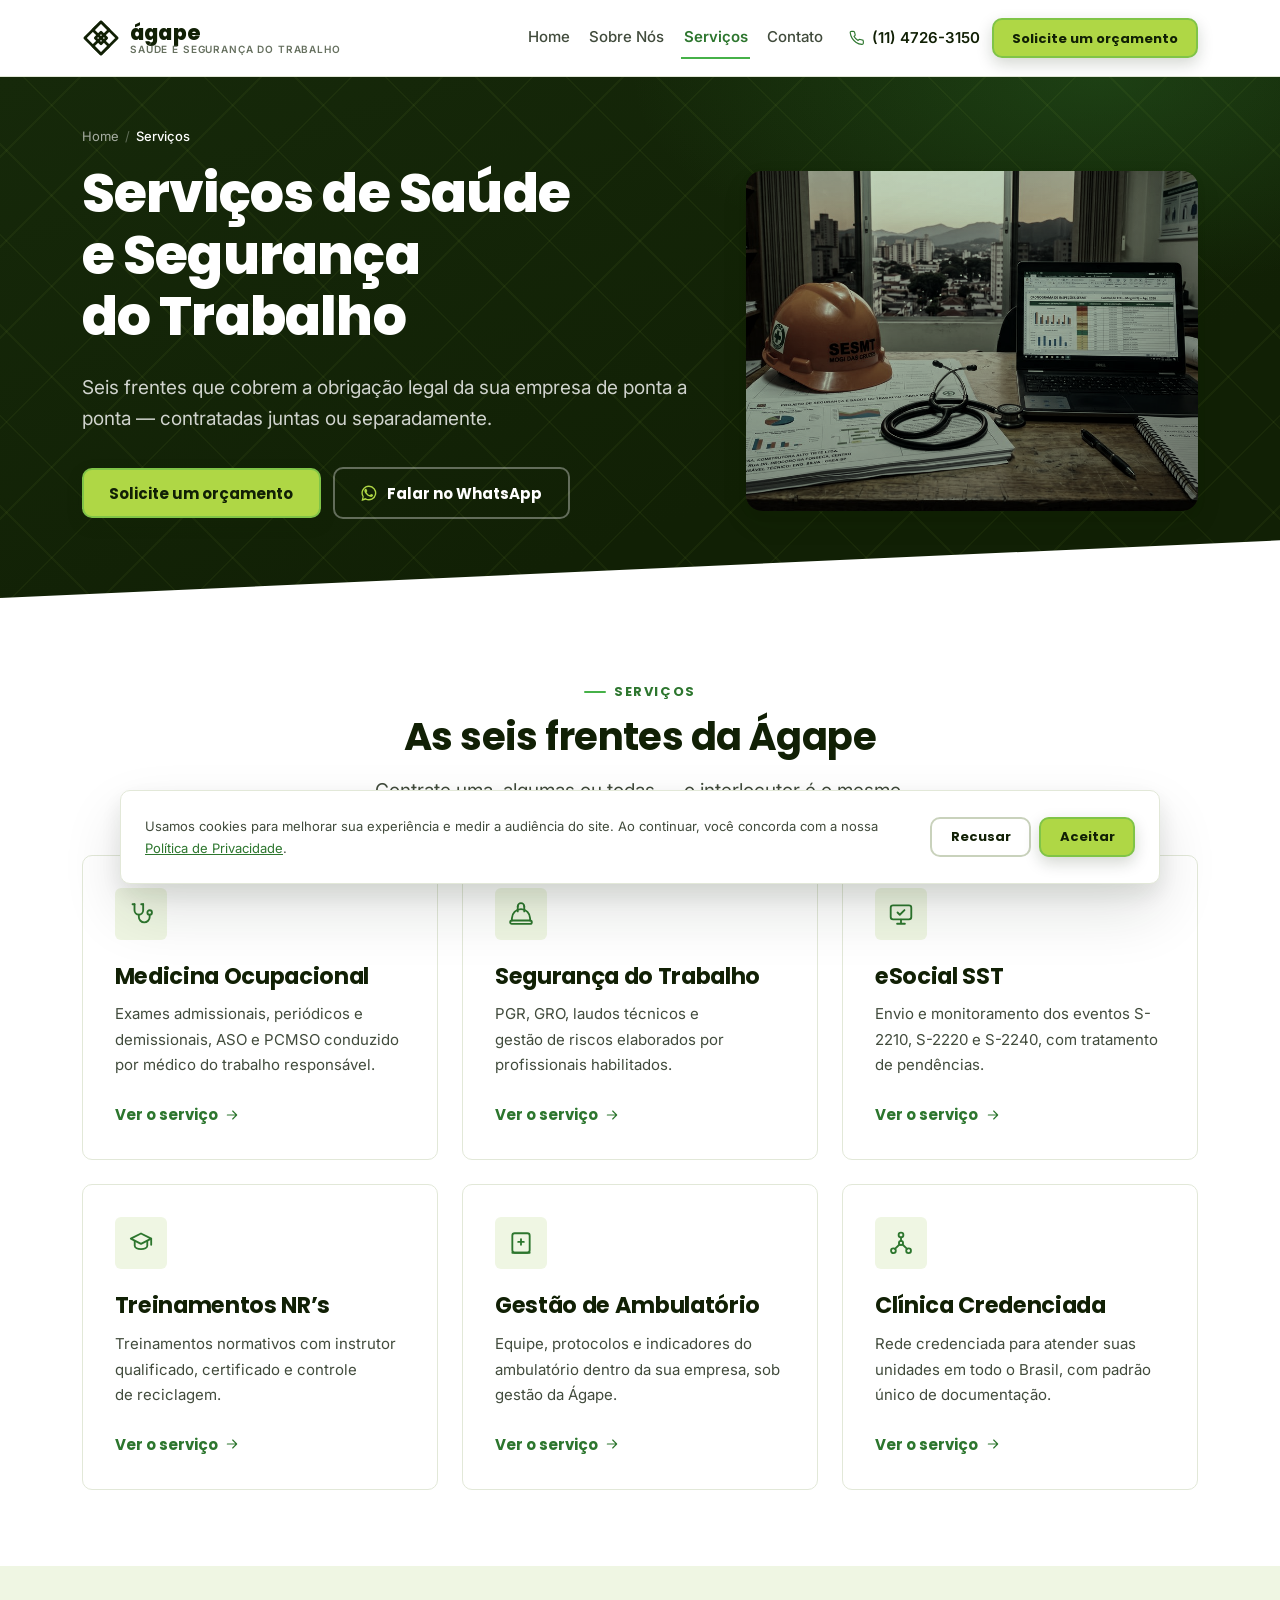
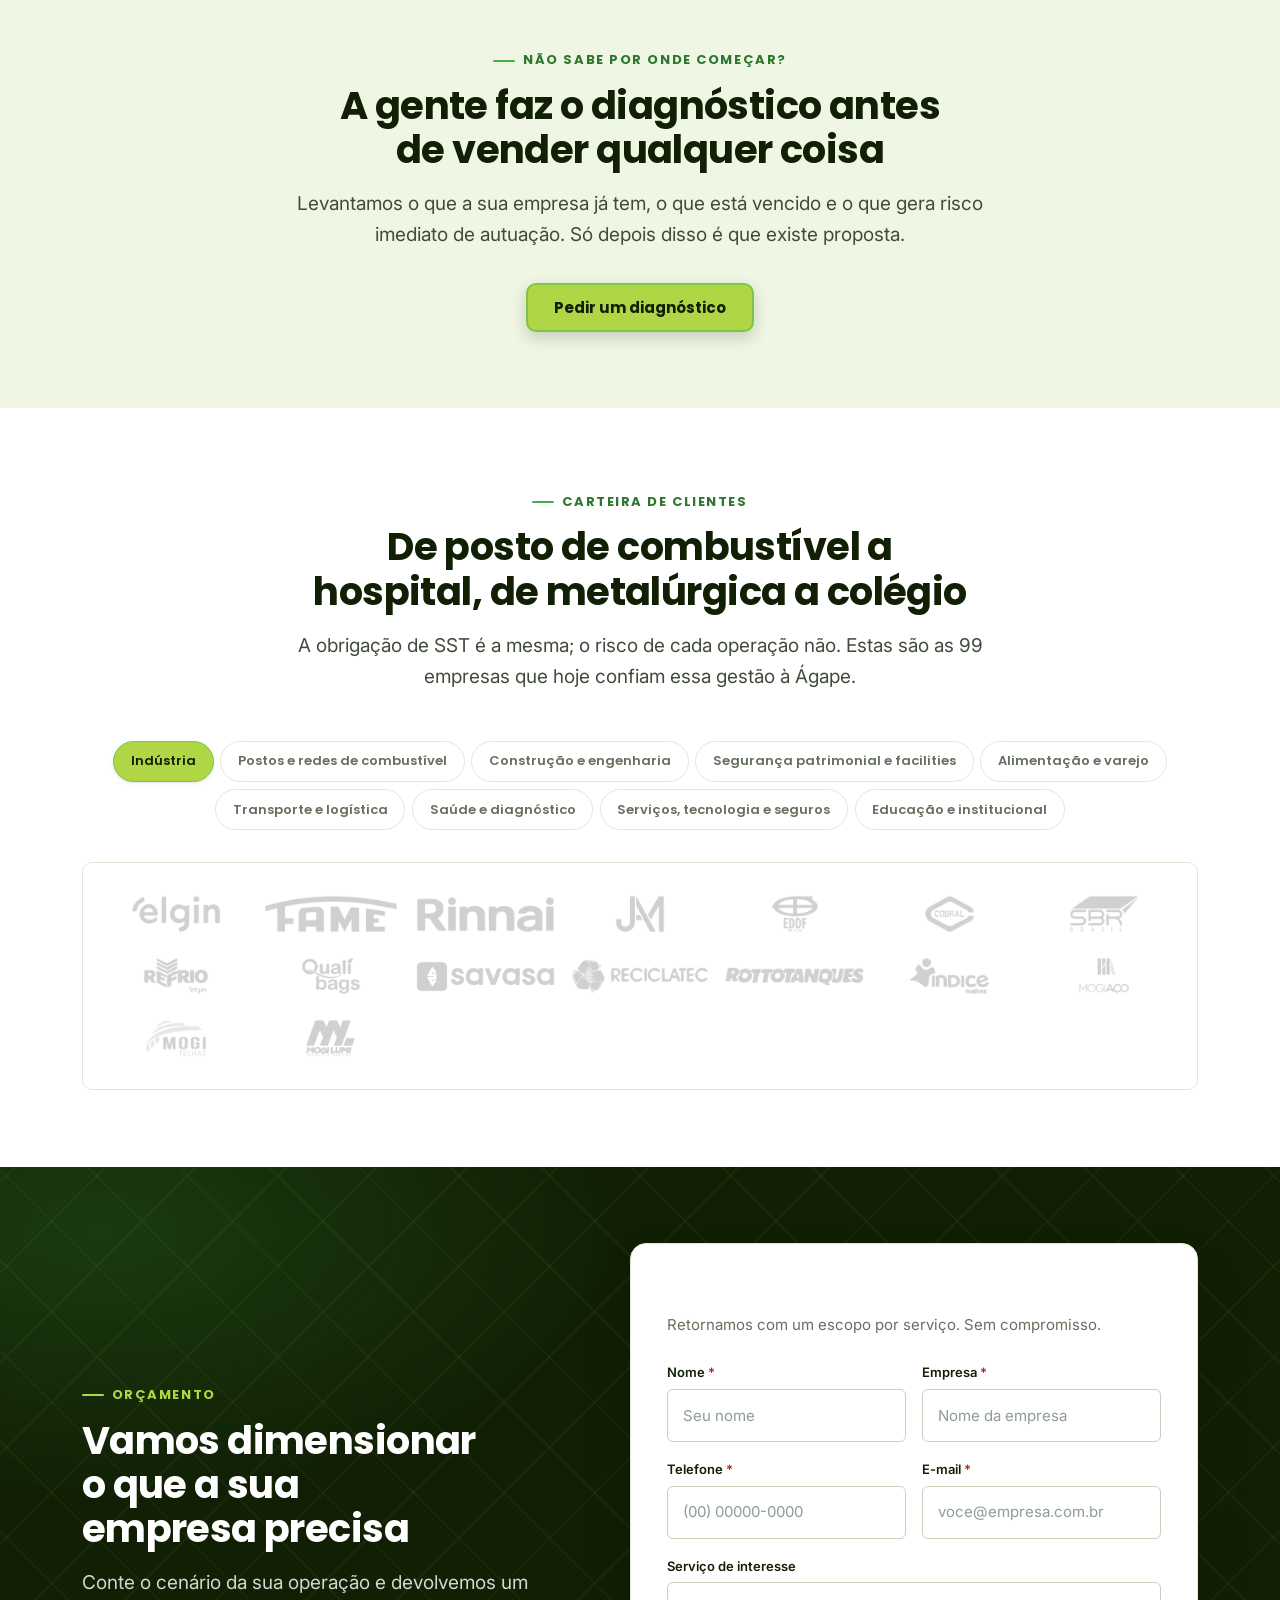
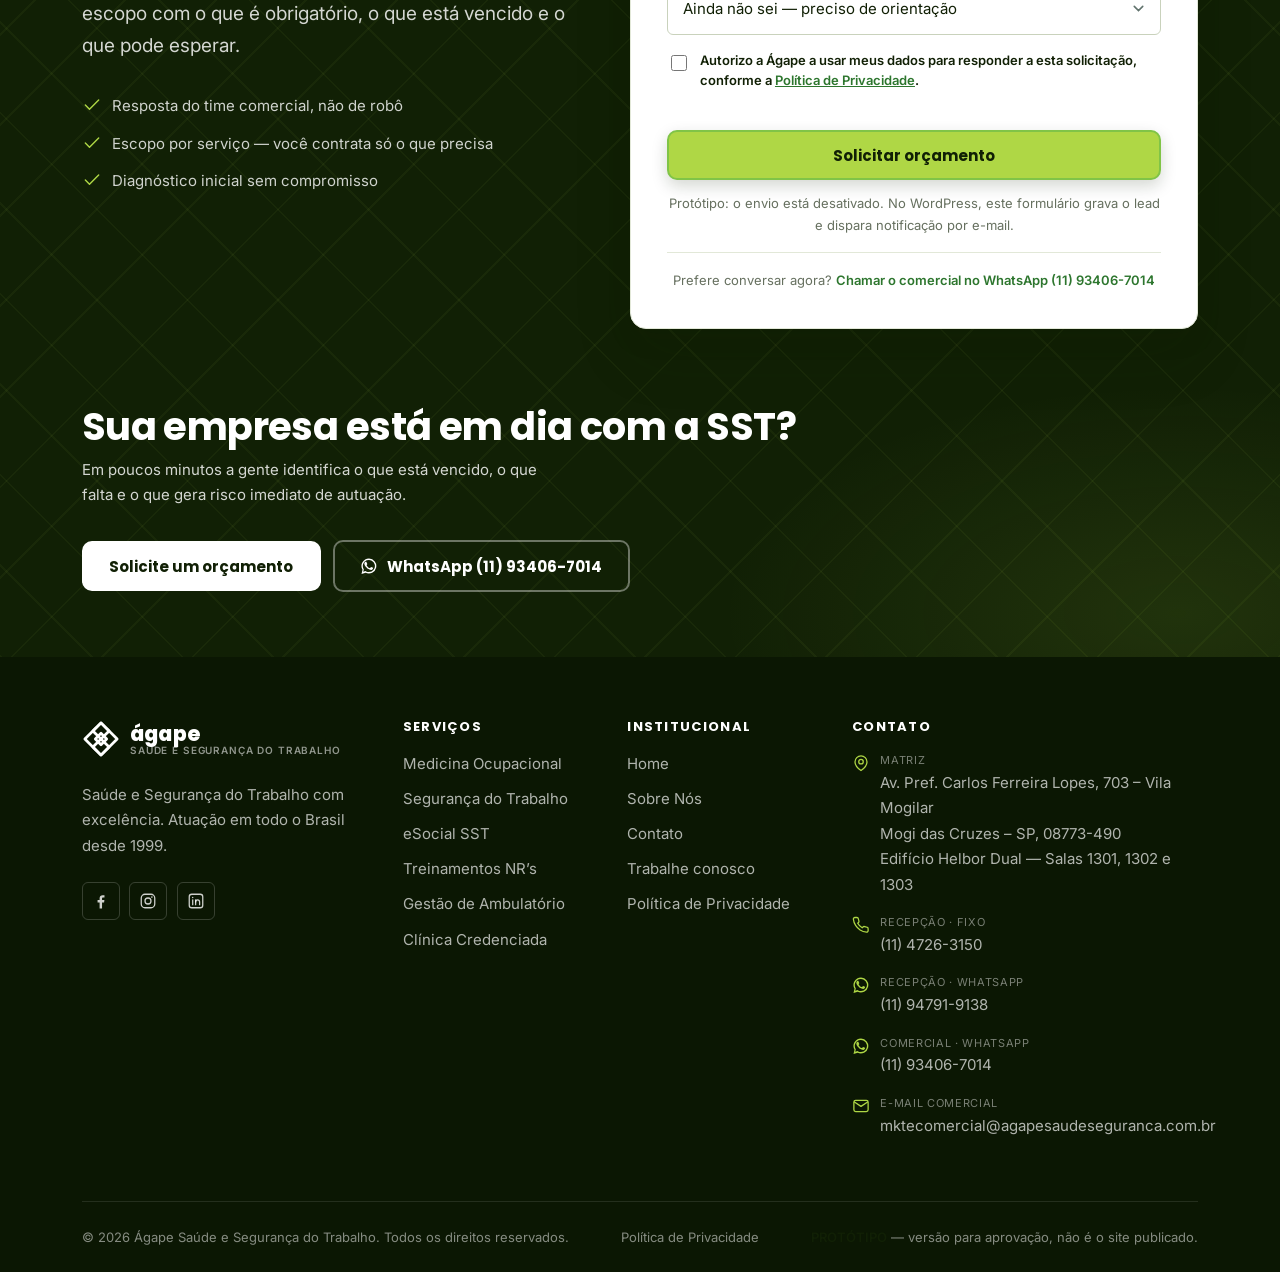
<file: servicos/index.html>
<!DOCTYPE html>
<html lang="pt-BR">
<head>
<meta charset="utf-8">
<meta name="viewport" content="width=device-width, initial-scale=1">

<!-- ============================================================
     PÁGINA: Serviços
     SLUG (manter no WordPress): /servicos/
     SEO title: Serviços de SST para Empresas | Ágape
     SEO meta description: Medicina Ocupacional, Segurança do Trabalho, eSocial SST, Treinamentos NRs, Gestão de Ambulatório e Clínica Credenciada. Conheça as seis frentes da Ágape.
     
     ============================================================ -->
<title>Serviços de SST para Empresas | Ágape</title>
<meta name="description" content="Medicina Ocupacional, Segurança do Trabalho, eSocial SST, Treinamentos NRs, Gestão de Ambulatório e Clínica Credenciada. Conheça as seis frentes da Ágape.">
<meta name="robots" content="noindex, nofollow"><!-- PROTÓTIPO: remover no site real -->

<link rel="preconnect" href="https://fonts.googleapis.com">
<link rel="preconnect" href="https://fonts.gstatic.com" crossorigin>
<link href="https://fonts.googleapis.com/css2?family=Inter:wght@400;500;600&family=Poppins:wght@600;700;800&display=swap" rel="stylesheet">
<link rel="stylesheet" href="../assets/css/style.css">

</head>
<body>

<a class="pular-para-conteudo" href="#conteudo">Pular para o conteúdo</a>

<header class="site-header">
  <div class="container header-inner">
    <!-- LOGOTIPO — PLACEHOLDER.
     Reproduz a estrutura da assinatura oficial: símbolo de losangos
     + wordmark "ágape" em caixa baixa + tagline. O símbolo aqui é uma
     APROXIMAÇÃO: substituir pelo SVG vetorial oficial.
     Regra do guia (item 02): versão preta sobre fundo claro, branca
     sobre fundo escuro; não distorcer, inclinar nem aplicar efeitos. -->
<a class="logo" href="../index.html" aria-label="Ágape Saúde e Segurança do Trabalho — página inicial">
  <span class="logo-marca"><svg viewBox="0 0 24 24" fill="none" stroke="currentColor" stroke-width="1.7" stroke-linecap="round" stroke-linejoin="round" aria-hidden="true"><path d="M12 1.8L22.2 12 12 22.2 1.8 12z"/><path d="M12 1.8L17.1 6.9 12 12 6.9 6.9z"/><path d="M12 12l5.1 5.1L12 22.2 6.9 17.1z"/><path d="M8.4 12L12 8.4l3.6 3.6L12 15.6z"/></svg></span>
  <span class="logo-texto">
    <span class="logo-nome">ágape</span>
    <span class="logo-sub">Saúde e Segurança do Trabalho</span>
  </span>
</a>

    <!-- Menu mobile em CSS puro. No Elementor: menu responsivo nativo. -->
    <input type="checkbox" id="abrir-menu" class="nav-check" aria-label="Abrir e fechar o menu">
    <span class="nav-abre" aria-hidden="true"><svg viewBox="0 0 24 24" fill="none" stroke="currentColor" stroke-width="1.7" stroke-linecap="round" stroke-linejoin="round" aria-hidden="true"><path d="M4 7h16M4 12h16M4 17h16"/></svg></span>

    <nav class="site-nav" aria-label="Menu principal">
      <ul>
      <li><a href="../index.html">Home</a></li>
      <li><a href="../sobre-nos/index.html">Sobre Nós</a></li>
      <li><a href="../servicos/index.html" aria-current="page">Serviços</a></li>
      <li><a href="../contato/index.html">Contato</a></li>
        <!-- ÁREA DO CLIENTE (SOC) — seção 5.5 do CLAUDE.md.
             Item CONDICIONAL: só entra se a Ágape for assinante do SOC/SOCRH.
             É apenas um link para o portal externo, não uma funcionalidade.
             Descomente e aponte para a URL do portal quando confirmado.
        <li><a href="#" target="_blank" rel="noopener">Área do Cliente</a></li>
        -->
        <li class="nav-cta-mobile">
          <a class="btn btn--primario" href="../contato/index.html#orcamento">Solicite um orçamento</a>
        </li>
      </ul>
    </nav>

    <div class="header-acoes">
      <a class="header-tel" href="tel:+551147263150"><svg viewBox="0 0 24 24" fill="none" stroke="currentColor" stroke-width="1.7" stroke-linecap="round" stroke-linejoin="round" aria-hidden="true"><path d="M21.5 16.9v2.7a2 2 0 0 1-2.2 2 19.6 19.6 0 0 1-8.5-3 19.3 19.3 0 0 1-6-6 19.6 19.6 0 0 1-3-8.6A2 2 0 0 1 3.8 2h2.7a2 2 0 0 1 2 1.7c.12 1 .35 1.9.67 2.8a2 2 0 0 1-.45 2.1L7.6 9.7a16 16 0 0 0 6 6l1.1-1.1a2 2 0 0 1 2.1-.45c.9.32 1.84.55 2.8.67a2 2 0 0 1 1.9 2.05z"/></svg> (11) 4726-3150</a>
      <a class="btn btn--primario btn--pequeno" href="../contato/index.html#orcamento">Solicite um orçamento</a>
    </div>
  </div>
</header>

<main id="conteudo">

<section class="pagina-topo com-diagonal com-diagonal--para-branco">
  <div class="container">
    <nav class="trilha" aria-label="Você está aqui">
      <ol>
      <li><a href="../index.html">Home</a></li>
      <li><span aria-current="page">Serviços</span></li>
      </ol>
    </nav>
    <div class="pagina-topo-grade">
      <div>
        <h1>Serviços de Saúde e Segurança do Trabalho</h1>
        <p class="lead">Seis frentes que cobrem a obrigação legal da sua empresa de ponta a ponta — contratadas juntas ou separadamente.</p>
        <div class="grupo-botoes mt-xl">
          <a class="btn btn--primario" href="../contato/index.html#orcamento">Solicite um orçamento</a>
          <a class="btn btn--whatsapp" href="https://wa.me/5511934067014" target="_blank" rel="noopener"><svg viewBox="0 0 24 24" fill="currentColor" aria-hidden="true"><path d="M12 2a10 10 0 0 0-8.6 15.1L2 22.5l5.6-1.4A10 10 0 1 0 12 2zm0 18.1a8 8 0 0 1-4.3-1.2l-.3-.2-3.1.8.8-3-.2-.3A8.1 8.1 0 1 1 12 20.1z"/><path d="M17 14.3c-.3-.15-1.7-.85-2-.95-.26-.1-.45-.15-.64.15s-.74.94-.9 1.13c-.17.2-.34.22-.63.07a8.1 8.1 0 0 1-2.4-1.5 9 9 0 0 1-1.66-2.06c-.17-.3 0-.46.13-.6.14-.14.3-.35.45-.53.15-.18.2-.3.3-.5.1-.2.05-.37-.02-.52-.08-.15-.64-1.55-.88-2.12-.23-.55-.47-.48-.64-.49h-.55c-.2 0-.5.07-.77.37-.26.3-1 .98-1 2.4s1.03 2.78 1.17 2.98c.15.2 2.03 3.1 4.9 4.35.69.3 1.22.47 1.64.6.69.22 1.32.19 1.81.11.55-.08 1.7-.7 1.94-1.36.24-.67.24-1.24.17-1.36-.07-.12-.26-.2-.55-.34z"/></svg> Falar no WhatsApp</a>
        </div>
      </div>
      <div>
<!-- FOTO — Pexels, licença de uso comercial livre.
     Procedência em assets/fotos/CREDITOS.md.
     Tratamento (dessatura + verde) vem do CSS .foto-tratada.
     Para voltar ao vetor: apague o .jpg e rode build.py. -->
<figure class="foto-tratada">
  <img src="../assets/fotos/servicos.jpg" alt="Arte que representa as seis frentes de serviço da Ágape" loading="lazy" decoding="async">
</figure>
</div>
    </div>
  </div>
</section>

<section class="secao">
  <div class="container">
    <div class="secao-cabecalho secao-cabecalho--centro">
      <span class="olho">Serviços</span>
      <h2>As seis frentes da Ágape</h2>
      <p class="lead">Contrate uma, algumas ou todas — o interlocutor é o mesmo.</p>
    </div>
    <!-- GRADE DE SERVIÇOS — bloco repetível. Cada card leva à página do
         serviço, onde o formulário já chega com o serviço pré-marcado
         (roteamento por intenção, seção 5.1). -->
    <div class="grade grade--3">
      <article class="card card-servico">
        <span class="icone-caixa"><svg viewBox="0 0 24 24" fill="none" stroke="currentColor" stroke-width="1.7" stroke-linecap="round" stroke-linejoin="round" aria-hidden="true"><path d="M6 3v5.6a4 4 0 0 0 8 0V3"/><path d="M4.2 3H6M12.2 3H14"/><path d="M10 12.6v2.1a5 5 0 0 0 10 0v-1.4"/><circle cx="20" cy="10.6" r="2.1"/></svg></span>
        <h3>Medicina Ocupacional</h3>
        <p>Exames admissionais, periódicos e demissionais, ASO e PCMSO conduzido por médico do trabalho responsável.</p>
        <a class="link-seta" href="../medicina-ocupacional-empresas/index.html">Ver o serviço <svg viewBox="0 0 24 24" fill="none" stroke="currentColor" stroke-width="1.7" stroke-linecap="round" stroke-linejoin="round" aria-hidden="true"><path d="M5 12h14M13 6l6 6-6 6"/></svg></a>
      </article>
      <article class="card card-servico">
        <span class="icone-caixa"><svg viewBox="0 0 24 24" fill="none" stroke="currentColor" stroke-width="1.7" stroke-linecap="round" stroke-linejoin="round" aria-hidden="true"><path d="M3.6 18v-2.1a8.4 8.4 0 0 1 16.8 0V18"/><rect x="2" y="18" width="20" height="3.1" rx="1.5"/><path d="M9 5V9.6M15 5V9.6"/><path d="M9 5a3 3 0 0 1 6 0"/></svg></span>
        <h3>Segurança do Trabalho</h3>
        <p>PGR, GRO, laudos técnicos e gestão de riscos elaborados por profissionais habilitados.</p>
        <a class="link-seta" href="../seguranca-trabalho-empresas/index.html">Ver o serviço <svg viewBox="0 0 24 24" fill="none" stroke="currentColor" stroke-width="1.7" stroke-linecap="round" stroke-linejoin="round" aria-hidden="true"><path d="M5 12h14M13 6l6 6-6 6"/></svg></a>
      </article>
      <article class="card card-servico">
        <span class="icone-caixa"><svg viewBox="0 0 24 24" fill="none" stroke="currentColor" stroke-width="1.7" stroke-linecap="round" stroke-linejoin="round" aria-hidden="true"><rect x="2.5" y="4" width="19" height="13" rx="2.2"/><path d="M8.4 21h7.2M12 17.2V21"/><path d="M8.8 10.6l2.1 2.1 4.3-4.3"/></svg></span>
        <h3>eSocial SST</h3>
        <p>Envio e monitoramento dos eventos S-2210, S-2220 e S-2240, com tratamento de pendências.</p>
        <a class="link-seta" href="../esocial-sst-empresas/index.html">Ver o serviço <svg viewBox="0 0 24 24" fill="none" stroke="currentColor" stroke-width="1.7" stroke-linecap="round" stroke-linejoin="round" aria-hidden="true"><path d="M5 12h14M13 6l6 6-6 6"/></svg></a>
      </article>
      <article class="card card-servico">
        <span class="icone-caixa"><svg viewBox="0 0 24 24" fill="none" stroke="currentColor" stroke-width="1.7" stroke-linecap="round" stroke-linejoin="round" aria-hidden="true"><path d="M12 3.2L2.6 8 12 12.8 21.4 8z"/><path d="M6.2 10.2v4.4c0 1.7 2.6 3 5.8 3s5.8-1.3 5.8-3v-4.4"/><path d="M21.4 8v5.6"/></svg></span>
        <h3>Treinamentos NR’s</h3>
        <p>Treinamentos normativos com instrutor qualificado, certificado e controle de reciclagem.</p>
        <a class="link-seta" href="../treinamentos-nrs-empresas/index.html">Ver o serviço <svg viewBox="0 0 24 24" fill="none" stroke="currentColor" stroke-width="1.7" stroke-linecap="round" stroke-linejoin="round" aria-hidden="true"><path d="M5 12h14M13 6l6 6-6 6"/></svg></a>
      </article>
      <article class="card card-servico">
        <span class="icone-caixa"><svg viewBox="0 0 24 24" fill="none" stroke="currentColor" stroke-width="1.7" stroke-linecap="round" stroke-linejoin="round" aria-hidden="true"><rect x="4" y="3" width="16" height="18" rx="2.2"/><path d="M12 8.4v5.2M9.4 11h5.2"/><path d="M4 21h16"/></svg></span>
        <h3>Gestão de Ambulatório</h3>
        <p>Equipe, protocolos e indicadores do ambulatório dentro da sua empresa, sob gestão da Ágape.</p>
        <a class="link-seta" href="../gestao-ambulatorio-empresas/index.html">Ver o serviço <svg viewBox="0 0 24 24" fill="none" stroke="currentColor" stroke-width="1.7" stroke-linecap="round" stroke-linejoin="round" aria-hidden="true"><path d="M5 12h14M13 6l6 6-6 6"/></svg></a>
      </article>
      <article class="card card-servico">
        <span class="icone-caixa"><svg viewBox="0 0 24 24" fill="none" stroke="currentColor" stroke-width="1.7" stroke-linecap="round" stroke-linejoin="round" aria-hidden="true"><circle cx="12" cy="4.6" r="2.2"/><circle cx="5" cy="19.2" r="2.2"/><circle cx="19" cy="19.2" r="2.2"/><circle cx="12" cy="12" r="1.9"/><path d="M12 6.8v3.3M10.6 13.4L6.4 17.4M13.4 13.4l4.2 4"/></svg></span>
        <h3>Clínica Credenciada</h3>
        <p>Rede credenciada para atender suas unidades em todo o Brasil, com padrão único de documentação.</p>
        <a class="link-seta" href="../clinica-credenciada/index.html">Ver o serviço <svg viewBox="0 0 24 24" fill="none" stroke="currentColor" stroke-width="1.7" stroke-linecap="round" stroke-linejoin="round" aria-hidden="true"><path d="M5 12h14M13 6l6 6-6 6"/></svg></a>
      </article>
    </div>
  </div>
</section>

<section class="secao secao--tinta">
  <div class="container container--estreito texto-centro">
    <span class="olho">Não sabe por onde começar?</span>
    <h2>A gente faz o diagnóstico antes de vender qualquer coisa</h2>
    <p class="lead mt-md">Levantamos o que a sua empresa já tem, o que está
    vencido e o que gera risco imediato de autuação. Só depois disso é que
    existe proposta.</p>
    <div class="grupo-botoes grupo-botoes--centro mt-xl">
      <a class="btn btn--primario" href="../contato/index.html#orcamento">Pedir um diagnóstico</a>
    </div>
  </div>
</section>

<section class="secao">
  <div class="container">
    <div class="secao-cabecalho secao-cabecalho--centro">
      <span class="olho">Carteira de clientes</span>
      <h2>De posto de combustível a hospital, de metalúrgica a colégio</h2>
      <p class="lead">A obrigação de SST é a mesma; o risco de cada operação
      não. Estas são as 99 empresas que hoje confiam essa gestão à Ágape.</p>
    </div>

    <!-- CARTEIRA POR SETOR, EM ABAS — CSS puro (radio + :checked).
         No Elementor: widget Tabs, com uma galeria de imagens por aba. -->
    <div class="setores">
      <input class="setor-radio" type="radio" name="setor" id="set-industria" checked>
      <input class="setor-radio" type="radio" name="setor" id="set-postos">
      <input class="setor-radio" type="radio" name="setor" id="set-construcao">
      <input class="setor-radio" type="radio" name="setor" id="set-seguranca">
      <input class="setor-radio" type="radio" name="setor" id="set-varejo">
      <input class="setor-radio" type="radio" name="setor" id="set-logistica">
      <input class="setor-radio" type="radio" name="setor" id="set-saude">
      <input class="setor-radio" type="radio" name="setor" id="set-servicos">
      <input class="setor-radio" type="radio" name="setor" id="set-institucional">
      <div class="setor-abas" role="tablist">
        <label for="set-industria">Indústria</label>
        <label for="set-postos">Postos e redes de combustível</label>
        <label for="set-construcao">Construção e engenharia</label>
        <label for="set-seguranca">Segurança patrimonial e facilities</label>
        <label for="set-varejo">Alimentação e varejo</label>
        <label for="set-logistica">Transporte e logística</label>
        <label for="set-saude">Saúde e diagnóstico</label>
        <label for="set-servicos">Serviços, tecnologia e seguros</label>
        <label for="set-institucional">Educação e institucional</label>
      </div>
      <div class="setor-paineis">
        <div class="setor-painel" id="painel-industria">
          <ul class="faixa-logos faixa-logos--densa">
        <li><img src="../assets/logos/9.png" alt="Elgin" loading="lazy" decoding="async" width="429" height="180"></li>
        <li><img src="../assets/logos/10.png" alt="FAME" loading="lazy" decoding="async" width="634" height="180"></li>
        <li><img src="../assets/logos/11.png" alt="Rinnai" loading="lazy" decoding="async" width="669" height="180"></li>
        <li><img src="../assets/logos/21.png" alt="Metalúrgica JAM" loading="lazy" decoding="async" width="239" height="180"></li>
        <li><img src="../assets/logos/22.png" alt="EDDF Indústria e Comércio" loading="lazy" decoding="async" width="228" height="180"></li>
        <li><img src="../assets/logos/23.png" alt="Cobral" loading="lazy" decoding="async" width="242" height="180"></li>
        <li><img src="../assets/logos/25.png" alt="SBR Brasil" loading="lazy" decoding="async" width="329" height="180"></li>
        <li><img src="../assets/logos/26.png" alt="Refrio Elgin" loading="lazy" decoding="async" width="315" height="180"></li>
        <li><img src="../assets/logos/27.png" alt="Quali Bags" loading="lazy" decoding="async" width="283" height="180"></li>
        <li><img src="../assets/logos/28.png" alt="Savasa" loading="lazy" decoding="async" width="791" height="180"></li>
        <li><img src="../assets/logos/29.png" alt="Reciclatec" loading="lazy" decoding="async" width="710" height="180"></li>
        <li><img src="../assets/logos/30.png" alt="Rottotanques" loading="lazy" decoding="async" width="1307" height="180"></li>
        <li><img src="../assets/logos/44.png" alt="Índice Malhas" loading="lazy" decoding="async" width="383" height="180"></li>
        <li><img src="../assets/logos/45.png" alt="Mogiaço" loading="lazy" decoding="async" width="243" height="180"></li>
        <li><img src="../assets/logos/46.png" alt="Mogi Telhas" loading="lazy" decoding="async" width="293" height="180"></li>
        <li><img src="../assets/logos/47.png" alt="Mogi Lumi" loading="lazy" decoding="async" width="239" height="180"></li>
          </ul>
        </div>
        <div class="setor-painel" id="painel-postos">
          <ul class="faixa-logos faixa-logos--densa">
        <li><img src="../assets/logos/12.png" alt="Rede Duque" loading="lazy" decoding="async" width="255" height="180"></li>
        <li><img src="../assets/logos/13.png" alt="Posto's Vale+" loading="lazy" decoding="async" width="506" height="180"></li>
        <li><img src="../assets/logos/14.png" alt="Rede 28" loading="lazy" decoding="async" width="193" height="180"></li>
        <li><img src="../assets/logos/15.png" alt="Postos Volt" loading="lazy" decoding="async" width="612" height="180"></li>
        <li><img src="../assets/logos/16.png" alt="Tigre do Vale" loading="lazy" decoding="async" width="180" height="180"></li>
        <li><img src="../assets/logos/17.png" alt="Rede Totality" loading="lazy" decoding="async" width="403" height="180"></li>
        <li><img src="../assets/logos/18.png" alt="Postos Quality" loading="lazy" decoding="async" width="133" height="180"></li>
        <li><img src="../assets/logos/19.png" alt="Auto Posto Liberty" loading="lazy" decoding="async" width="813" height="180"></li>
        <li><img src="../assets/logos/20.png" alt="Auto Posto Vipam" loading="lazy" decoding="async" width="631" height="180"></li>
        <li><img src="../assets/logos/63.png" alt="Distribuidora de Bebidas Gouveia" loading="lazy" decoding="async" width="182" height="180"></li>
          </ul>
        </div>
        <div class="setor-painel" id="painel-construcao">
          <ul class="faixa-logos faixa-logos--densa">
        <li><img src="../assets/logos/24.png" alt="Gabco" loading="lazy" decoding="async" width="415" height="180"></li>
        <li><img src="../assets/logos/31.png" alt="MSI Engenharia" loading="lazy" decoding="async" width="133" height="180"></li>
        <li><img src="../assets/logos/32.png" alt="Adhkon Construtora" loading="lazy" decoding="async" width="657" height="180"></li>
        <li><img src="../assets/logos/33.png" alt="Grupo Jatobá Madeiras" loading="lazy" decoding="async" width="381" height="180"></li>
        <li><img src="../assets/logos/34.png" alt="Oceannia" loading="lazy" decoding="async" width="699" height="180"></li>
        <li><img src="../assets/logos/42.png" alt="Fixar Soluções" loading="lazy" decoding="async" width="229" height="180"></li>
        <li><img src="../assets/logos/105.png" alt="Arrumando a Casa" loading="lazy" decoding="async" width="154" height="180"></li>
          </ul>
        </div>
        <div class="setor-painel" id="painel-seguranca">
          <ul class="faixa-logos faixa-logos--densa">
        <li><img src="../assets/logos/35.png" alt="Grupo Dimensão" loading="lazy" decoding="async" width="257" height="180"></li>
        <li><img src="../assets/logos/36.png" alt="MC Segurança" loading="lazy" decoding="async" width="177" height="180"></li>
        <li><img src="../assets/logos/37.png" alt="Grupo Líder" loading="lazy" decoding="async" width="144" height="180"></li>
        <li><img src="../assets/logos/38.png" alt="Zelo Segurança" loading="lazy" decoding="async" width="147" height="180"></li>
        <li><img src="../assets/logos/39.png" alt="Prisma" loading="lazy" decoding="async" width="159" height="180"></li>
        <li><img src="../assets/logos/40.png" alt="FRX" loading="lazy" decoding="async" width="382" height="180"></li>
        <li><img src="../assets/logos/41.png" alt="Grupo Alliança" loading="lazy" decoding="async" width="419" height="180"></li>
        <li><img src="../assets/logos/43.png" alt="Assibraff" loading="lazy" decoding="async" width="593" height="180"></li>
        <li><img src="../assets/logos/53.png" alt="Oliveira Uniformes" loading="lazy" decoding="async" width="148" height="180"></li>
          </ul>
        </div>
        <div class="setor-painel" id="painel-varejo">
          <ul class="faixa-logos faixa-logos--densa">
        <li><img src="../assets/logos/54.png" alt="Supermercados Alabarce" loading="lazy" decoding="async" width="570" height="180"></li>
        <li><img src="../assets/logos/55.png" alt="Da Praça Supermercados" loading="lazy" decoding="async" width="141" height="180"></li>
        <li><img src="../assets/logos/56.png" alt="Jolie Padaria" loading="lazy" decoding="async" width="172" height="180"></li>
        <li><img src="../assets/logos/57.png" alt="Tita Padaria" loading="lazy" decoding="async" width="210" height="180"></li>
        <li><img src="../assets/logos/58.png" alt="Jafet Padaria" loading="lazy" decoding="async" width="299" height="180"></li>
        <li><img src="../assets/logos/59.png" alt="Padoca da Beth" loading="lazy" decoding="async" width="362" height="180"></li>
        <li><img src="../assets/logos/60.png" alt="Urakami Cogumelos" loading="lazy" decoding="async" width="148" height="180"></li>
        <li><img src="../assets/logos/61.png" alt="Sítio Hiromi" loading="lazy" decoding="async" width="321" height="180"></li>
        <li><img src="../assets/logos/62.png" alt="Due Grani" loading="lazy" decoding="async" width="180" height="180"></li>
        <li><img src="../assets/logos/64.png" alt="Kaishi Sushi" loading="lazy" decoding="async" width="297" height="180"></li>
        <li><img src="../assets/logos/65.png" alt="Hioki Sushi" loading="lazy" decoding="async" width="253" height="180"></li>
        <li><img src="../assets/logos/66.png" alt="Reiwa Sushi" loading="lazy" decoding="async" width="301" height="180"></li>
        <li><img src="../assets/logos/67.png" alt="Bistecão Casa de Carnes" loading="lazy" decoding="async" width="210" height="180"></li>
        <li><img src="../assets/logos/68.png" alt="Mega Boi Carnes" loading="lazy" decoding="async" width="784" height="180"></li>
        <li><img src="../assets/logos/69.png" alt="Costelão Paulista" loading="lazy" decoding="async" width="170" height="180"></li>
        <li><img src="../assets/logos/70.png" alt="Jolie Grill" loading="lazy" decoding="async" width="165" height="180"></li>
        <li><img src="../assets/logos/71.png" alt="Tita Petit" loading="lazy" decoding="async" width="206" height="180"></li>
        <li><img src="../assets/logos/72.png" alt="Predileto Restaurante" loading="lazy" decoding="async" width="493" height="180"></li>
        <li><img src="../assets/logos/73.png" alt="Bar do Alemão" loading="lazy" decoding="async" width="337" height="180"></li>
          </ul>
        </div>
        <div class="setor-painel" id="painel-logistica">
          <ul class="faixa-logos faixa-logos--densa">
        <li><img src="../assets/logos/74.png" alt="Grupo Faberge" loading="lazy" decoding="async" width="544" height="180"></li>
        <li><img src="../assets/logos/75.png" alt="Pontal Autos" loading="lazy" decoding="async" width="223" height="180"></li>
        <li><img src="../assets/logos/76.png" alt="MD Express" loading="lazy" decoding="async" width="289" height="180"></li>
        <li><img src="../assets/logos/77.png" alt="StartLog" loading="lazy" decoding="async" width="970" height="180"></li>
        <li><img src="../assets/logos/78.png" alt="OK Brazil" loading="lazy" decoding="async" width="226" height="180"></li>
        <li><img src="../assets/logos/79.png" alt="Suzuki Faberge Motos" loading="lazy" decoding="async" width="202" height="180"></li>
        <li><img src="../assets/logos/80.png" alt="Vipol Transportes" loading="lazy" decoding="async" width="559" height="180"></li>
          </ul>
        </div>
        <div class="setor-painel" id="painel-saude">
          <ul class="faixa-logos faixa-logos--densa">
        <li><img src="../assets/logos/84.png" alt="Saint Nicholas Medical" loading="lazy" decoding="async" width="722" height="180"></li>
        <li><img src="../assets/logos/85.png" alt="Cliente Ágape" loading="lazy" decoding="async" width="264" height="180"></li>
        <li><img src="../assets/logos/86.png" alt="Saint Nicholas Odontologia" loading="lazy" decoding="async" width="220" height="180"></li>
        <li><img src="../assets/logos/87.png" alt="MedQuest" loading="lazy" decoding="async" width="278" height="180"></li>
        <li><img src="../assets/logos/88.png" alt="Instituto Saint Nicholas Care" loading="lazy" decoding="async" width="211" height="180"></li>
        <li><img src="../assets/logos/89.png" alt="Clínica São Vito" loading="lazy" decoding="async" width="703" height="180"></li>
        <li><img src="../assets/logos/90.png" alt="Suzanclin" loading="lazy" decoding="async" width="309" height="180"></li>
        <li><img src="../assets/logos/91.png" alt="Totall Check-up" loading="lazy" decoding="async" width="175" height="180"></li>
        <li><img src="../assets/logos/92.png" alt="Lombardi Pupo Diagnósticos" loading="lazy" decoding="async" width="420" height="180"></li>
        <li><img src="../assets/logos/93.png" alt="Cardioclin Mogi" loading="lazy" decoding="async" width="493" height="180"></li>
        <li><img src="../assets/logos/94.png" alt="São Francisco" loading="lazy" decoding="async" width="283" height="180"></li>
        <li><img src="../assets/logos/95.png" alt="Casalab" loading="lazy" decoding="async" width="456" height="180"></li>
        <li><img src="../assets/logos/96.png" alt="Tamara Sandoval" loading="lazy" decoding="async" width="216" height="180"></li>
        <li><img src="../assets/logos/97.png" alt="Brasimed" loading="lazy" decoding="async" width="232" height="180"></li>
          </ul>
        </div>
        <div class="setor-painel" id="painel-servicos">
          <ul class="faixa-logos faixa-logos--densa">
        <li><img src="../assets/logos/48.png" alt="EletroBidu" loading="lazy" decoding="async" width="727" height="180"></li>
        <li><img src="../assets/logos/49.png" alt="TeraCorp" loading="lazy" decoding="async" width="886" height="180"></li>
        <li><img src="../assets/logos/50.png" alt="Mogi Fibra" loading="lazy" decoding="async" width="500" height="180"></li>
        <li><img src="../assets/logos/52.png" alt="UPIX" loading="lazy" decoding="async" width="757" height="180"></li>
        <li><img src="../assets/logos/81.png" alt="Galeão Corretora de Seguros" loading="lazy" decoding="async" width="707" height="180"></li>
        <li><img src="../assets/logos/82.png" alt="Sponda Seguros" loading="lazy" decoding="async" width="209" height="180"></li>
        <li><img src="../assets/logos/83.png" alt="Jukar" loading="lazy" decoding="async" width="449" height="180"></li>
        <li><img src="../assets/logos/98.png" alt="Óculos Mania" loading="lazy" decoding="async" width="381" height="180"></li>
        <li><img src="../assets/logos/99.png" alt="GoldenMix Ótica" loading="lazy" decoding="async" width="759" height="180"></li>
        <li><img src="../assets/logos/100.png" alt="Ótica Indaiá" loading="lazy" decoding="async" width="467" height="180"></li>
          </ul>
        </div>
        <div class="setor-painel" id="painel-institucional">
          <ul class="faixa-logos faixa-logos--densa">
        <li><img src="../assets/logos/51.png" alt="Microcamp" loading="lazy" decoding="async" width="308" height="180"></li>
        <li><img src="../assets/logos/101.png" alt="Clube de Campo de Mogi das Cruzes" loading="lazy" decoding="async" width="262" height="180"></li>
        <li><img src="../assets/logos/102.png" alt="Objetivo Mogi das Cruzes" loading="lazy" decoding="async" width="746" height="180"></li>
        <li><img src="../assets/logos/103.png" alt="Colégio Millenium Construtivo" loading="lazy" decoding="async" width="471" height="180"></li>
        <li><img src="../assets/logos/104.png" alt="Colégio Cristão Leão de Judá" loading="lazy" decoding="async" width="176" height="180"></li>
        <li><img src="../assets/logos/106.png" alt="Cáritas Diocesana de Mogi das Cruzes" loading="lazy" decoding="async" width="320" height="180"></li>
        <li><img src="../assets/logos/107.png" alt="Suzano Vôlei" loading="lazy" decoding="async" width="149" height="180"></li>
          </ul>
        </div>
      </div>
    </div>
  </div>
</section>

<!-- FECHO DA PÁGINA — formulário + CTA sob uma textura só, sem emenda. -->
<div class="faixa-escura">

<section class="secao secao--escura" id="orcamento">
  <div class="container form-bloco-grade">
    <div>
      <span class="olho">Orçamento</span>
      <h2>Vamos dimensionar o que a sua empresa precisa</h2>
      <p class="lead mt-md">Conte o cenário da sua operação e devolvemos um escopo com o que é obrigatório, o que está vencido e o que pode esperar.</p>
      <ul class="lista-check mt-xl">
        <li><svg viewBox="0 0 24 24" fill="none" stroke="currentColor" stroke-width="1.7" stroke-linecap="round" stroke-linejoin="round" aria-hidden="true"><path d="M20 6L9 17l-5-5"/></svg><span>Resposta do time comercial, não de robô</span></li>
        <li><svg viewBox="0 0 24 24" fill="none" stroke="currentColor" stroke-width="1.7" stroke-linecap="round" stroke-linejoin="round" aria-hidden="true"><path d="M20 6L9 17l-5-5"/></svg><span>Escopo por serviço — você contrata só o que precisa</span></li>
        <li><svg viewBox="0 0 24 24" fill="none" stroke="currentColor" stroke-width="1.7" stroke-linecap="round" stroke-linejoin="round" aria-hidden="true"><path d="M20 6L9 17l-5-5"/></svg><span>Diagnóstico inicial sem compromisso</span></li>
      </ul>
    </div>
    
<div class="form-cartao" id="orcamento">
  <h3>Solicite um orçamento</h3>
  <p class="form-sub">Retornamos com um escopo por serviço. Sem compromisso.</p>

  <!-- Sem pré-marcação: formulário genérico -->
  <form class="campos campos--2col" method="post" action="#" novalidate>
    <div class="campo">
      <label for="orcamento-nome">Nome <span class="obrigatorio" aria-hidden="true">*</span></label>
      <input type="text" id="orcamento-nome" name="nome" placeholder="Seu nome" required>
    </div>
    <div class="campo">
      <label for="orcamento-empresa">Empresa <span class="obrigatorio" aria-hidden="true">*</span></label>
      <input type="text" id="orcamento-empresa" name="empresa" placeholder="Nome da empresa" required>
    </div>
    <div class="campo">
      <label for="orcamento-telefone">Telefone <span class="obrigatorio" aria-hidden="true">*</span></label>
      <input type="tel" id="orcamento-telefone" name="telefone" placeholder="(00) 00000-0000" required>
    </div>
    <div class="campo">
      <label for="orcamento-email">E-mail <span class="obrigatorio" aria-hidden="true">*</span></label>
      <input type="email" id="orcamento-email" name="email" placeholder="voce@empresa.com.br" required>
    </div>
    <div class="campo campo--largo">
      <label for="orcamento-servico">Serviço de interesse</label>
      <select id="orcamento-servico" name="servico">
              <option value="">Selecione o serviço</option>
              <option value="medicina">Medicina Ocupacional</option>
              <option value="seguranca">Segurança do Trabalho</option>
              <option value="esocial">eSocial SST</option>
              <option value="treinamentos">Treinamentos NR’s</option>
              <option value="ambulatorio">Gestão de Ambulatório</option>
              <option value="clinica">Clínica Credenciada</option>
              <option value="orientacao" selected>Ainda não sei — preciso de orientação</option>
      </select>
    </div>

    <div class="campo campo--largo">
      <label class="consentimento" for="orcamento-lgpd">
        <input type="checkbox" id="orcamento-lgpd" name="lgpd" required>
        <span>Autorizo a Ágape a usar meus dados para responder a esta
        solicitação, conforme a <a href="../politica-de-privacidade/index.html">Política de Privacidade</a>.</span>
      </label>
    </div>

    <div class="campo campo--largo form-rodape">
      <!-- type="button": no protótipo o formulário NÃO envia (seção 8). -->
      <button type="button" class="btn btn--primario btn--bloco">Solicitar orçamento</button>
      <p class="form-nota">Protótipo: o envio está desativado. No WordPress,
      este formulário grava o lead e dispara notificação por e-mail.</p>
    </div>
  </form>

  <p class="form-alternativa">
    Prefere conversar agora? <a href="https://wa.me/5511934067014" target="_blank" rel="noopener">Chamar o
    comercial no WhatsApp (11) 93406-7014</a>
  </p>
</div>
  </div>
</section>

<section class="cta-final">
  <div class="container cta-final-inner">
    <div>
      <h2>Sua empresa está em dia com a SST?</h2>
      <p>Em poucos minutos a gente identifica o que está vencido, o que falta e o que gera risco imediato de autuação.</p>
    </div>
    <div class="grupo-botoes">
      <a class="btn btn--claro" href="../contato/index.html#orcamento">Solicite um orçamento</a>
      <a class="btn btn--fantasma-claro" href="https://wa.me/5511934067014" target="_blank" rel="noopener">
        <svg viewBox="0 0 24 24" fill="currentColor" aria-hidden="true"><path d="M12 2a10 10 0 0 0-8.6 15.1L2 22.5l5.6-1.4A10 10 0 1 0 12 2zm0 18.1a8 8 0 0 1-4.3-1.2l-.3-.2-3.1.8.8-3-.2-.3A8.1 8.1 0 1 1 12 20.1z"/><path d="M17 14.3c-.3-.15-1.7-.85-2-.95-.26-.1-.45-.15-.64.15s-.74.94-.9 1.13c-.17.2-.34.22-.63.07a8.1 8.1 0 0 1-2.4-1.5 9 9 0 0 1-1.66-2.06c-.17-.3 0-.46.13-.6.14-.14.3-.35.45-.53.15-.18.2-.3.3-.5.1-.2.05-.37-.02-.52-.08-.15-.64-1.55-.88-2.12-.23-.55-.47-.48-.64-.49h-.55c-.2 0-.5.07-.77.37-.26.3-1 .98-1 2.4s1.03 2.78 1.17 2.98c.15.2 2.03 3.1 4.9 4.35.69.3 1.22.47 1.64.6.69.22 1.32.19 1.81.11.55-.08 1.7-.7 1.94-1.36.24-.67.24-1.24.17-1.36-.07-.12-.26-.2-.55-.34z"/></svg> WhatsApp (11) 93406-7014</a>
    </div>
  </div>
</section>
</div>
</main>

<footer class="site-footer">
  <div class="container">
    <div class="footer-grade">

      <div>
        <!-- LOGOTIPO — PLACEHOLDER.
     Reproduz a estrutura da assinatura oficial: símbolo de losangos
     + wordmark "ágape" em caixa baixa + tagline. O símbolo aqui é uma
     APROXIMAÇÃO: substituir pelo SVG vetorial oficial.
     Regra do guia (item 02): versão preta sobre fundo claro, branca
     sobre fundo escuro; não distorcer, inclinar nem aplicar efeitos. -->
<a class="logo" href="../index.html" aria-label="Ágape Saúde e Segurança do Trabalho — página inicial">
  <span class="logo-marca"><svg viewBox="0 0 24 24" fill="none" stroke="currentColor" stroke-width="1.7" stroke-linecap="round" stroke-linejoin="round" aria-hidden="true"><path d="M12 1.8L22.2 12 12 22.2 1.8 12z"/><path d="M12 1.8L17.1 6.9 12 12 6.9 6.9z"/><path d="M12 12l5.1 5.1L12 22.2 6.9 17.1z"/><path d="M8.4 12L12 8.4l3.6 3.6L12 15.6z"/></svg></span>
  <span class="logo-texto">
    <span class="logo-nome">ágape</span>
    <span class="logo-sub">Saúde e Segurança do Trabalho</span>
  </span>
</a>
        <p class="footer-sobre">Saúde e Segurança do Trabalho com excelência.
        Atuação em todo o Brasil desde 1999.</p>
        <div class="footer-redes">
          <a href="https://www.facebook.com/agapepericias" target="_blank" rel="noopener" aria-label="Facebook da Ágape"><svg viewBox="0 0 24 24" fill="currentColor" aria-hidden="true"><path d="M13.4 22v-8.1h2.7l.42-3.15H13.4V8.73c0-.9.25-1.53 1.56-1.53h1.67V4.38A22 22 0 0 0 14.2 4.25c-2.4 0-4.05 1.47-4.05 4.17v2.33H7.42V13.9h2.73V22z"/></svg></a>
          <a href="https://www.instagram.com/agape.sst/" target="_blank" rel="noopener" aria-label="Instagram da Ágape"><svg viewBox="0 0 24 24" fill="none" stroke="currentColor" stroke-width="1.7" stroke-linecap="round" stroke-linejoin="round" aria-hidden="true"><rect x="3" y="3" width="18" height="18" rx="5"/><circle cx="12" cy="12" r="4"/><circle cx="17.2" cy="6.8" r="1.1" fill="currentColor" stroke="none"/></svg></a>
          <a href="https://www.linkedin.com/company/%C3%A1gape-sa%C3%BAde-e-seguran%C3%A7a-do-trabalho/" target="_blank" rel="noopener" aria-label="LinkedIn da Ágape"><svg viewBox="0 0 24 24" fill="none" stroke="currentColor" stroke-width="1.7" stroke-linecap="round" stroke-linejoin="round" aria-hidden="true"><rect x="3" y="3" width="18" height="18" rx="3.4"/><path d="M7.6 10.4v6.5"/><circle cx="7.6" cy="7.4" r="1" fill="currentColor" stroke="none"/><path d="M11.5 16.9v-6.5"/><path d="M11.5 13.4c0-1.7 1.05-2.9 2.65-2.9s2.65 1.2 2.65 2.9v3.5"/></svg></a>
        </div>
      </div>

      <div>
        <h2 class="footer-titulo">Serviços</h2>
        <ul class="footer-lista">
        <li><a href="../medicina-ocupacional-empresas/index.html">Medicina Ocupacional</a></li>
        <li><a href="../seguranca-trabalho-empresas/index.html">Segurança do Trabalho</a></li>
        <li><a href="../esocial-sst-empresas/index.html">eSocial SST</a></li>
        <li><a href="../treinamentos-nrs-empresas/index.html">Treinamentos NR’s</a></li>
        <li><a href="../gestao-ambulatorio-empresas/index.html">Gestão de Ambulatório</a></li>
        <li><a href="../clinica-credenciada/index.html">Clínica Credenciada</a></li>
        </ul>
      </div>

      <div>
        <h2 class="footer-titulo">Institucional</h2>
        <ul class="footer-lista">
          <li><a href="../index.html">Home</a></li>
          <li><a href="../sobre-nos/index.html">Sobre Nós</a></li>
          <li><a href="../contato/index.html">Contato</a></li>
          <li><a href="../contato/index.html">Trabalhe conosco</a></li>
          <li><a href="../politica-de-privacidade/index.html">Política de Privacidade</a></li>
        </ul>
      </div>

      <div>
        <h2 class="footer-titulo">Contato</h2>
        <ul class="footer-contato">
          <li><svg viewBox="0 0 24 24" fill="none" stroke="currentColor" stroke-width="1.7" stroke-linecap="round" stroke-linejoin="round" aria-hidden="true"><path d="M20 10.5c0 5.8-8 11.5-8 11.5s-8-5.7-8-11.5a8 8 0 1 1 16 0z"/><circle cx="12" cy="10.2" r="3"/></svg>
            <span>
              <span class="rotulo">Matriz</span>
              Av. Pref. Carlos Ferreira Lopes, 703 – Vila Mogilar<br>Mogi das Cruzes – SP, 08773-490<br>Edifício Helbor Dual — Salas 1301, 1302 e 1303
            </span>
          </li>
          <li><svg viewBox="0 0 24 24" fill="none" stroke="currentColor" stroke-width="1.7" stroke-linecap="round" stroke-linejoin="round" aria-hidden="true"><path d="M21.5 16.9v2.7a2 2 0 0 1-2.2 2 19.6 19.6 0 0 1-8.5-3 19.3 19.3 0 0 1-6-6 19.6 19.6 0 0 1-3-8.6A2 2 0 0 1 3.8 2h2.7a2 2 0 0 1 2 1.7c.12 1 .35 1.9.67 2.8a2 2 0 0 1-.45 2.1L7.6 9.7a16 16 0 0 0 6 6l1.1-1.1a2 2 0 0 1 2.1-.45c.9.32 1.84.55 2.8.67a2 2 0 0 1 1.9 2.05z"/></svg>
            <span>
              <span class="rotulo">Recepção · fixo</span>
              <a href="tel:+551147263150">(11) 4726-3150</a>
            </span>
          </li>
          <li><svg viewBox="0 0 24 24" fill="currentColor" aria-hidden="true"><path d="M12 2a10 10 0 0 0-8.6 15.1L2 22.5l5.6-1.4A10 10 0 1 0 12 2zm0 18.1a8 8 0 0 1-4.3-1.2l-.3-.2-3.1.8.8-3-.2-.3A8.1 8.1 0 1 1 12 20.1z"/><path d="M17 14.3c-.3-.15-1.7-.85-2-.95-.26-.1-.45-.15-.64.15s-.74.94-.9 1.13c-.17.2-.34.22-.63.07a8.1 8.1 0 0 1-2.4-1.5 9 9 0 0 1-1.66-2.06c-.17-.3 0-.46.13-.6.14-.14.3-.35.45-.53.15-.18.2-.3.3-.5.1-.2.05-.37-.02-.52-.08-.15-.64-1.55-.88-2.12-.23-.55-.47-.48-.64-.49h-.55c-.2 0-.5.07-.77.37-.26.3-1 .98-1 2.4s1.03 2.78 1.17 2.98c.15.2 2.03 3.1 4.9 4.35.69.3 1.22.47 1.64.6.69.22 1.32.19 1.81.11.55-.08 1.7-.7 1.94-1.36.24-.67.24-1.24.17-1.36-.07-.12-.26-.2-.55-.34z"/></svg>
            <span>
              <span class="rotulo">Recepção · WhatsApp</span>
              <a href="https://wa.me/5511947919138" target="_blank" rel="noopener">(11) 94791-9138</a>
            </span>
          </li>
          <li><svg viewBox="0 0 24 24" fill="currentColor" aria-hidden="true"><path d="M12 2a10 10 0 0 0-8.6 15.1L2 22.5l5.6-1.4A10 10 0 1 0 12 2zm0 18.1a8 8 0 0 1-4.3-1.2l-.3-.2-3.1.8.8-3-.2-.3A8.1 8.1 0 1 1 12 20.1z"/><path d="M17 14.3c-.3-.15-1.7-.85-2-.95-.26-.1-.45-.15-.64.15s-.74.94-.9 1.13c-.17.2-.34.22-.63.07a8.1 8.1 0 0 1-2.4-1.5 9 9 0 0 1-1.66-2.06c-.17-.3 0-.46.13-.6.14-.14.3-.35.45-.53.15-.18.2-.3.3-.5.1-.2.05-.37-.02-.52-.08-.15-.64-1.55-.88-2.12-.23-.55-.47-.48-.64-.49h-.55c-.2 0-.5.07-.77.37-.26.3-1 .98-1 2.4s1.03 2.78 1.17 2.98c.15.2 2.03 3.1 4.9 4.35.69.3 1.22.47 1.64.6.69.22 1.32.19 1.81.11.55-.08 1.7-.7 1.94-1.36.24-.67.24-1.24.17-1.36-.07-.12-.26-.2-.55-.34z"/></svg>
            <span>
              <span class="rotulo">Comercial · WhatsApp</span>
              <a href="https://wa.me/5511934067014" target="_blank" rel="noopener">(11) 93406-7014</a>
            </span>
          </li>
          <li><svg viewBox="0 0 24 24" fill="none" stroke="currentColor" stroke-width="1.7" stroke-linecap="round" stroke-linejoin="round" aria-hidden="true"><rect x="2.5" y="4.5" width="19" height="15" rx="2.4"/><path d="M3.2 6.6l8.8 5.9 8.8-5.9"/></svg>
            <span>
              <span class="rotulo">E-mail comercial</span>
              <a href="mailto:mktecomercial@agapesaudeseguranca.com.br">mktecomercial@agapesaudeseguranca.com.br</a>
            </span>
          </li>
        </ul>
      </div>

    </div>

    <div class="footer-base">
      <p>© 2026 Ágape Saúde e Segurança do Trabalho. Todos os direitos reservados.</p>
      <nav aria-label="Links do rodapé">
        <a href="../politica-de-privacidade/index.html">Política de Privacidade</a>
      </nav>
      <p><strong>PROTÓTIPO</strong> — versão para aprovação, não é o site publicado.</p>
    </div>
  </div>
</footer>

<!-- BANNER LGPD (seção 2 e 5 do CLAUDE.md).
     No protótipo é só visual: fecha via CSS, sem gravar nada — a regra 8
     proíbe localStorage. No WordPress vira plugin de consentimento que
     registra a escolha do visitante. -->
<input type="checkbox" id="lgpd-ok" class="lgpd-check" aria-label="Fechar aviso de cookies">
<div class="lgpd-banner" role="region" aria-label="Aviso de cookies">
  <p>Usamos cookies para melhorar sua experiência e medir a audiência do site.
  Ao continuar, você concorda com a nossa
  <a href="../politica-de-privacidade/index.html">Política de Privacidade</a>.</p>
  <div class="lgpd-acoes">
    <label class="btn btn--contorno btn--pequeno" for="lgpd-ok">Recusar</label>
    <label class="btn btn--primario btn--pequeno" for="lgpd-ok">Aceitar</label>
  </div>
</div>

<!-- Único script do protótipo: anima os números da seção "em operação".
     É enfeite — o valor final já está no HTML, então sem JS nada se perde.
     No Elementor: widget Contador (gratuito). -->
<script src="../assets/js/contadores.js" defer></script>

</body>
</html>
</file>
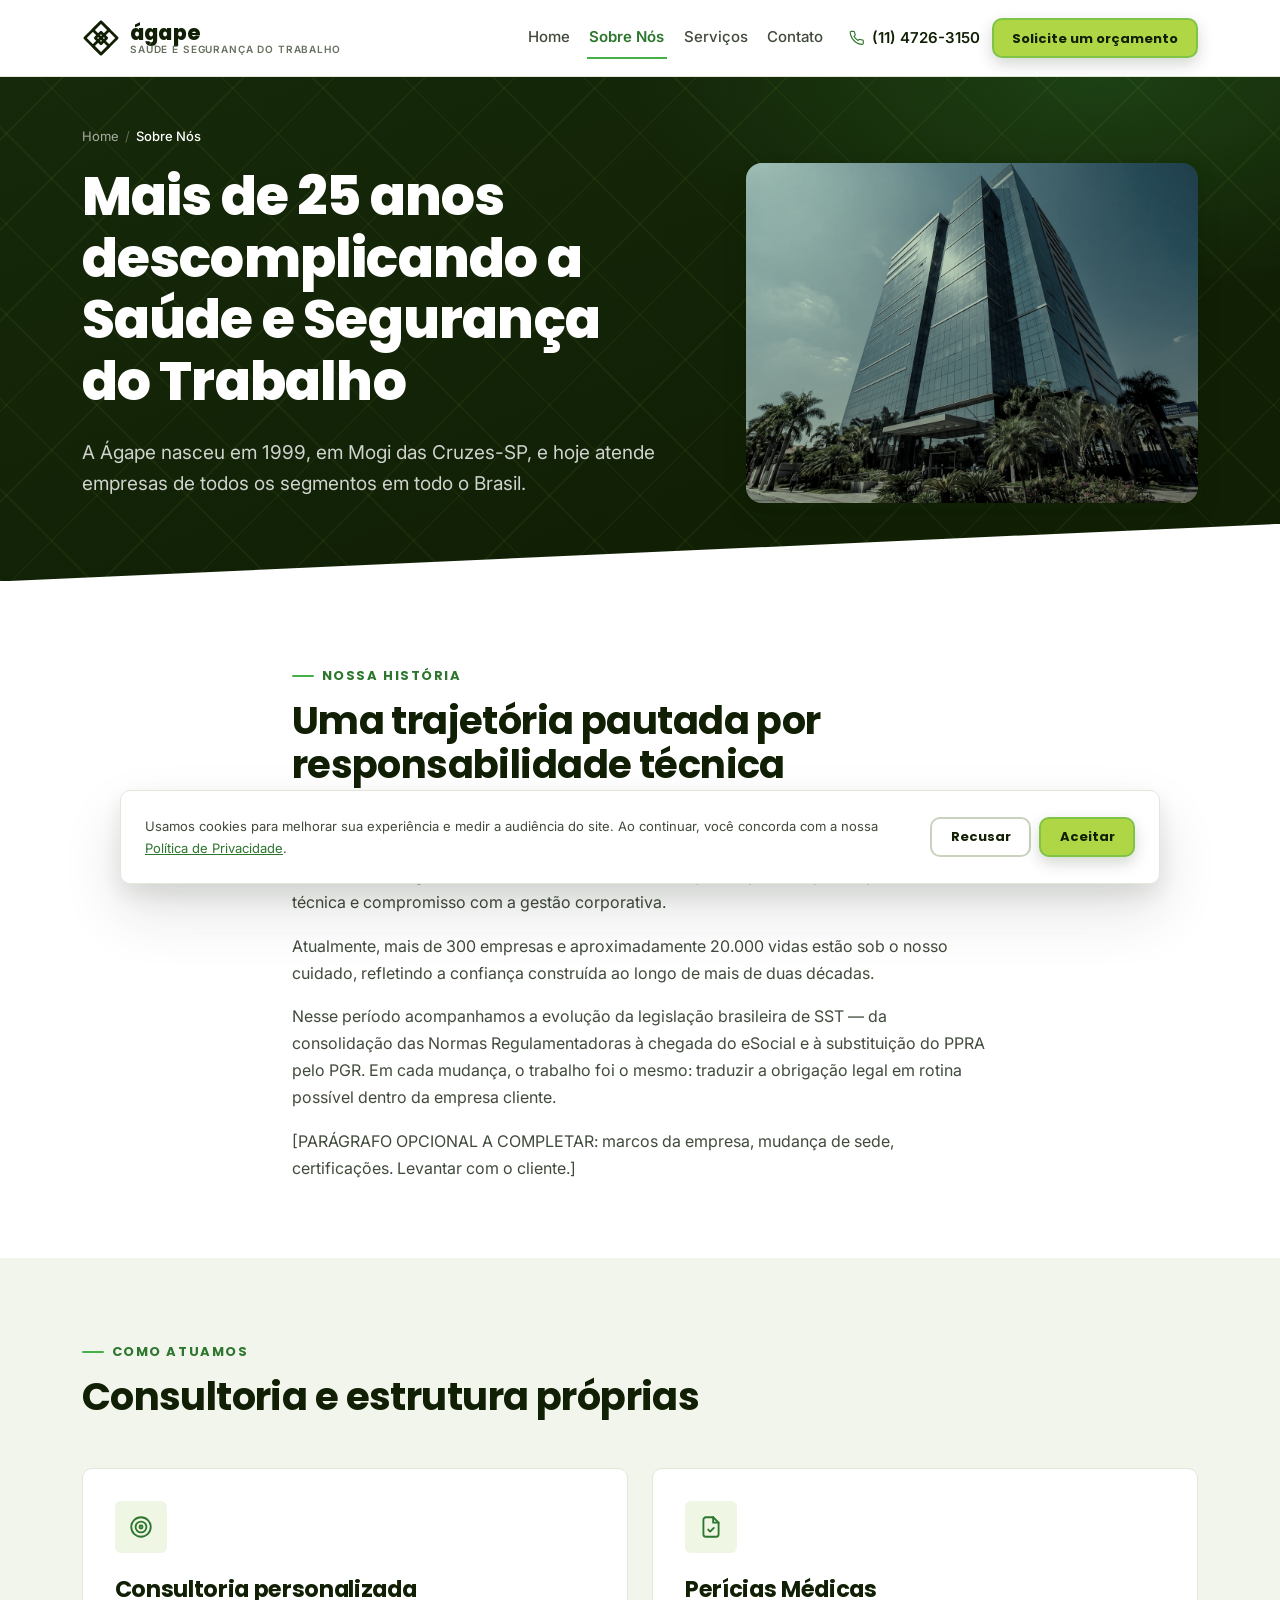
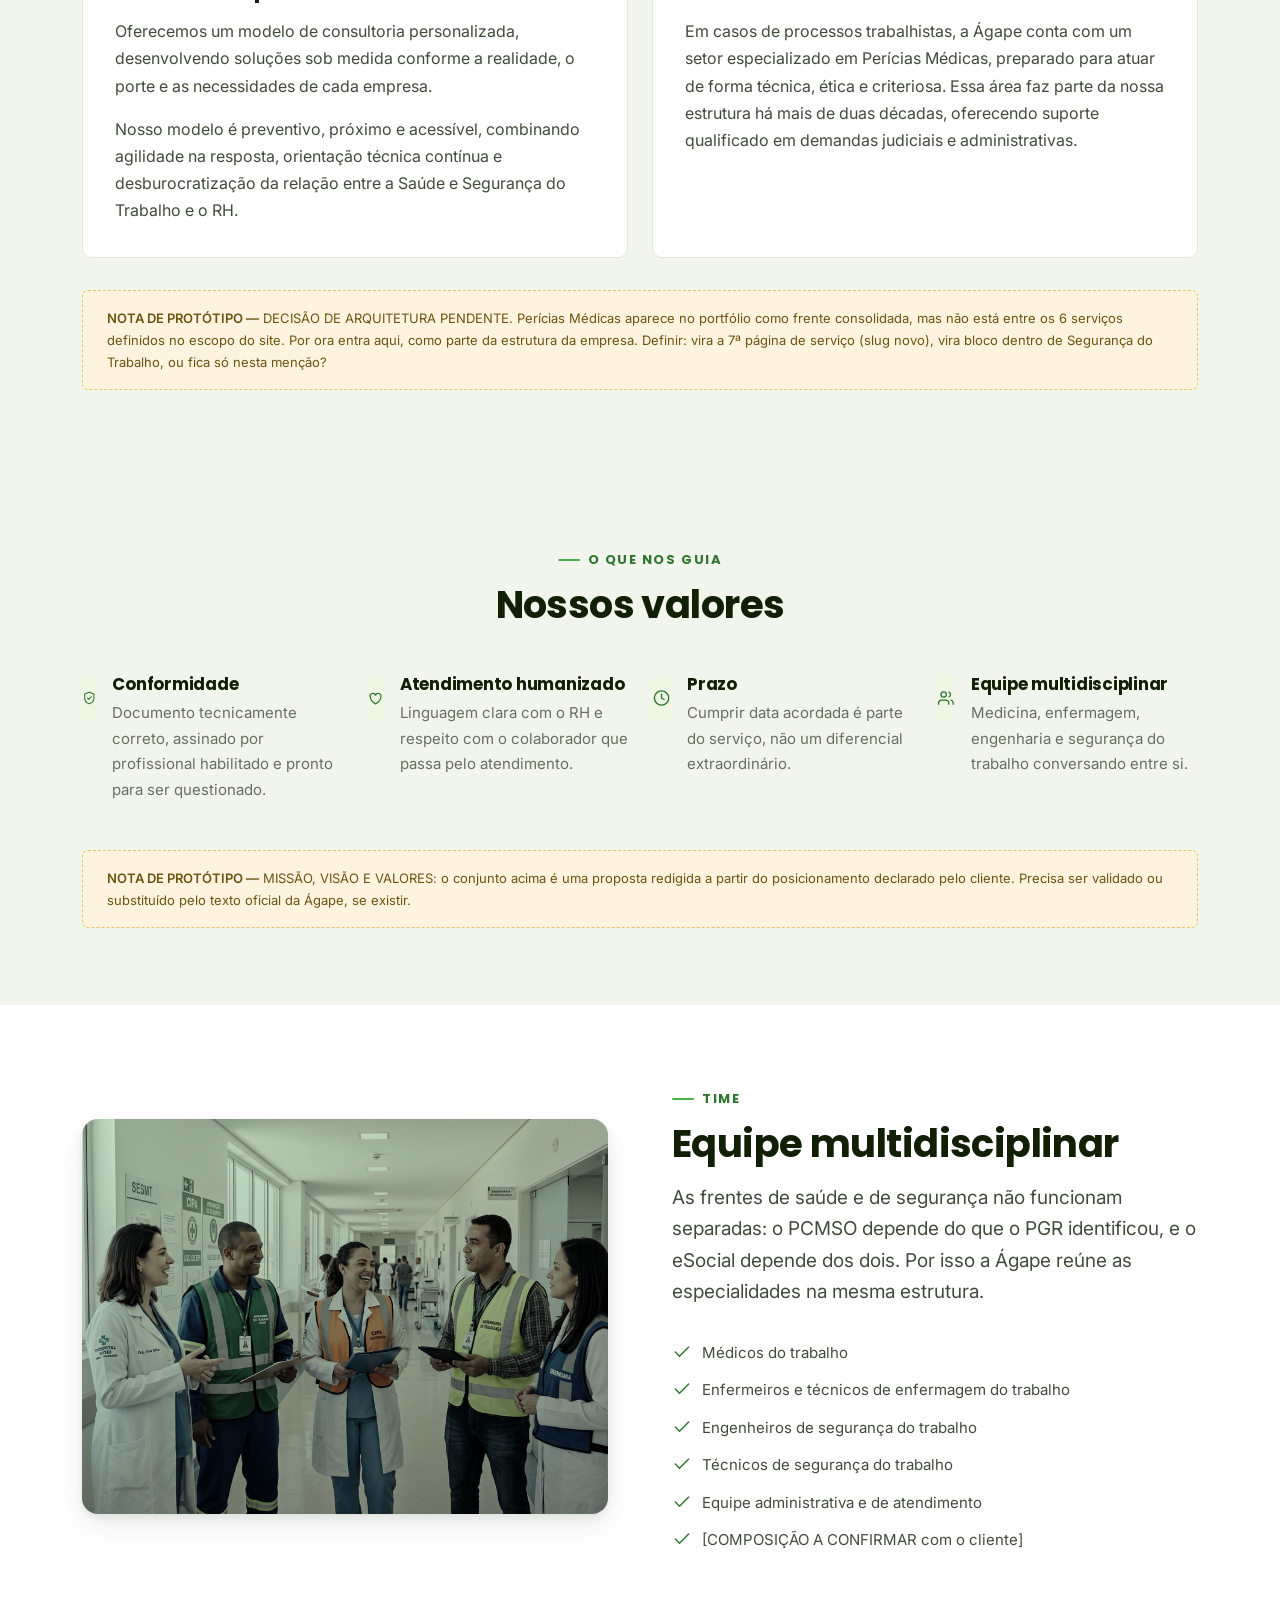
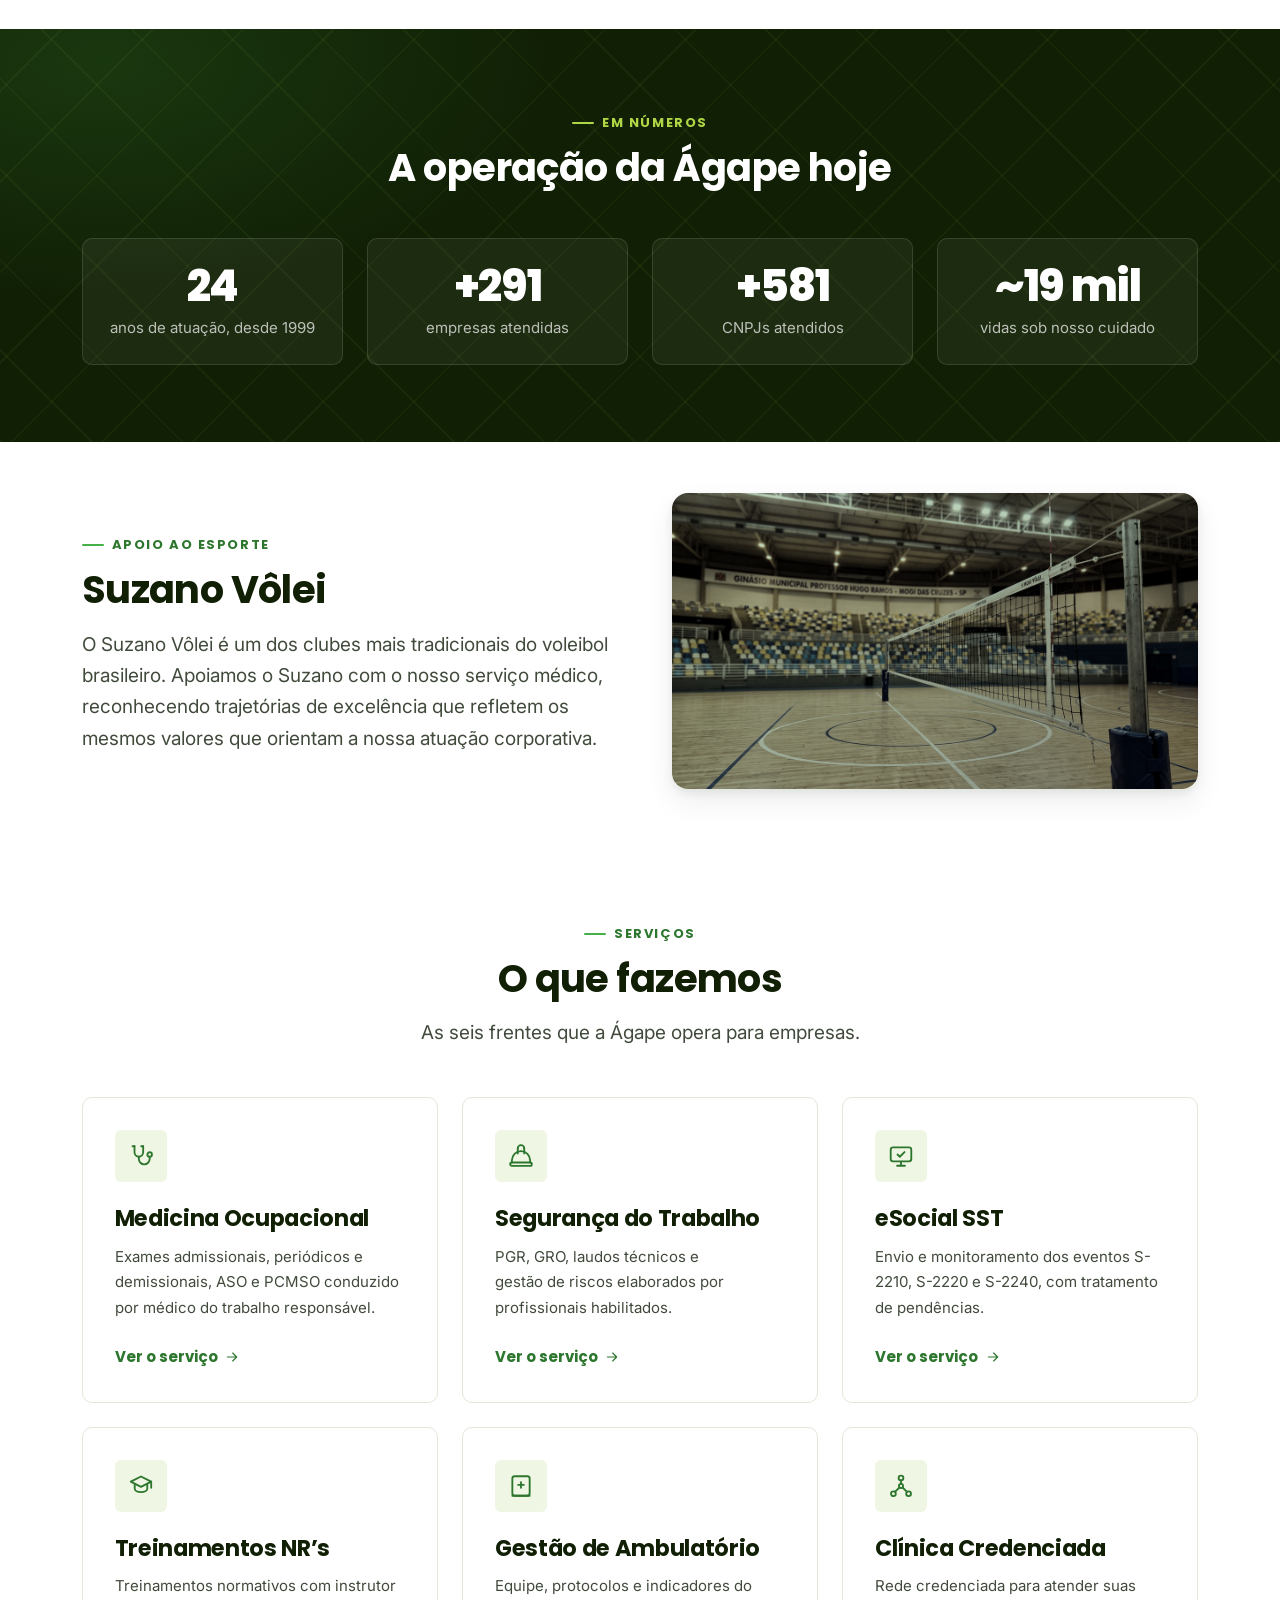
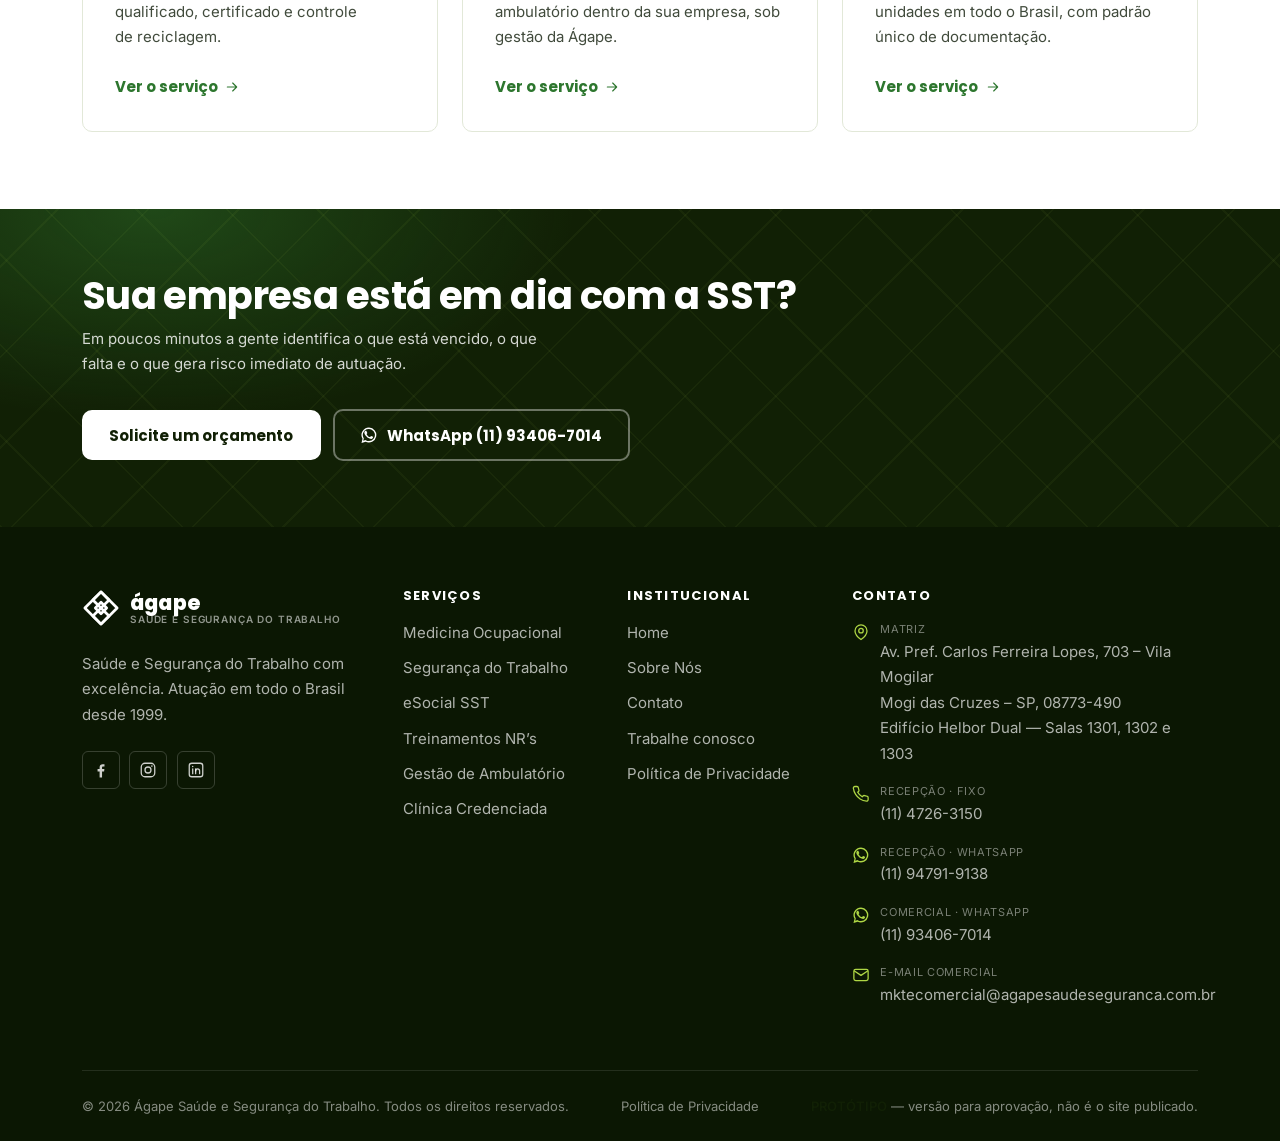
<file: sobre-nos/index.html>
<!DOCTYPE html>
<html lang="pt-BR">
<head>
<meta charset="utf-8">
<meta name="viewport" content="width=device-width, initial-scale=1">

<!-- ============================================================
     PÁGINA: Sobre Nós
     SLUG (manter no WordPress): /sobre-nos/
     SEO title: Sobre a Ágape | 25 anos em Saúde e Segurança do Trabalho
     SEO meta description: Fundada em 1999 em Mogi das Cruzes-SP, a Ágape atua em todo o Brasil com Medicina Ocupacional, Segurança do Trabalho, Treinamentos e eSocial.
     
     ============================================================ -->
<title>Sobre a Ágape | 25 anos em Saúde e Segurança do Trabalho</title>
<meta name="description" content="Fundada em 1999 em Mogi das Cruzes-SP, a Ágape atua em todo o Brasil com Medicina Ocupacional, Segurança do Trabalho, Treinamentos e eSocial.">
<meta name="robots" content="noindex, nofollow"><!-- PROTÓTIPO: remover no site real -->

<link rel="preconnect" href="https://fonts.googleapis.com">
<link rel="preconnect" href="https://fonts.gstatic.com" crossorigin>
<link href="https://fonts.googleapis.com/css2?family=Inter:wght@400;500;600&family=Poppins:wght@600;700;800&display=swap" rel="stylesheet">
<link rel="stylesheet" href="../assets/css/style.css">

</head>
<body>

<a class="pular-para-conteudo" href="#conteudo">Pular para o conteúdo</a>

<header class="site-header">
  <div class="container header-inner">
    <!-- LOGOTIPO — PLACEHOLDER.
     Reproduz a estrutura da assinatura oficial: símbolo de losangos
     + wordmark "ágape" em caixa baixa + tagline. O símbolo aqui é uma
     APROXIMAÇÃO: substituir pelo SVG vetorial oficial.
     Regra do guia (item 02): versão preta sobre fundo claro, branca
     sobre fundo escuro; não distorcer, inclinar nem aplicar efeitos. -->
<a class="logo" href="../index.html" aria-label="Ágape Saúde e Segurança do Trabalho — página inicial">
  <span class="logo-marca"><svg viewBox="0 0 24 24" fill="none" stroke="currentColor" stroke-width="1.7" stroke-linecap="round" stroke-linejoin="round" aria-hidden="true"><path d="M12 1.8L22.2 12 12 22.2 1.8 12z"/><path d="M12 1.8L17.1 6.9 12 12 6.9 6.9z"/><path d="M12 12l5.1 5.1L12 22.2 6.9 17.1z"/><path d="M8.4 12L12 8.4l3.6 3.6L12 15.6z"/></svg></span>
  <span class="logo-texto">
    <span class="logo-nome">ágape</span>
    <span class="logo-sub">Saúde e Segurança do Trabalho</span>
  </span>
</a>

    <!-- Menu mobile em CSS puro. No Elementor: menu responsivo nativo. -->
    <input type="checkbox" id="abrir-menu" class="nav-check" aria-label="Abrir e fechar o menu">
    <span class="nav-abre" aria-hidden="true"><svg viewBox="0 0 24 24" fill="none" stroke="currentColor" stroke-width="1.7" stroke-linecap="round" stroke-linejoin="round" aria-hidden="true"><path d="M4 7h16M4 12h16M4 17h16"/></svg></span>

    <nav class="site-nav" aria-label="Menu principal">
      <ul>
      <li><a href="../index.html">Home</a></li>
      <li><a href="../sobre-nos/index.html" aria-current="page">Sobre Nós</a></li>
      <li><a href="../servicos/index.html">Serviços</a></li>
      <li><a href="../contato/index.html">Contato</a></li>
        <!-- ÁREA DO CLIENTE (SOC) — seção 5.5 do CLAUDE.md.
             Item CONDICIONAL: só entra se a Ágape for assinante do SOC/SOCRH.
             É apenas um link para o portal externo, não uma funcionalidade.
             Descomente e aponte para a URL do portal quando confirmado.
        <li><a href="#" target="_blank" rel="noopener">Área do Cliente</a></li>
        -->
        <li class="nav-cta-mobile">
          <a class="btn btn--primario" href="../contato/index.html#orcamento">Solicite um orçamento</a>
        </li>
      </ul>
    </nav>

    <div class="header-acoes">
      <a class="header-tel" href="tel:+551147263150"><svg viewBox="0 0 24 24" fill="none" stroke="currentColor" stroke-width="1.7" stroke-linecap="round" stroke-linejoin="round" aria-hidden="true"><path d="M21.5 16.9v2.7a2 2 0 0 1-2.2 2 19.6 19.6 0 0 1-8.5-3 19.3 19.3 0 0 1-6-6 19.6 19.6 0 0 1-3-8.6A2 2 0 0 1 3.8 2h2.7a2 2 0 0 1 2 1.7c.12 1 .35 1.9.67 2.8a2 2 0 0 1-.45 2.1L7.6 9.7a16 16 0 0 0 6 6l1.1-1.1a2 2 0 0 1 2.1-.45c.9.32 1.84.55 2.8.67a2 2 0 0 1 1.9 2.05z"/></svg> (11) 4726-3150</a>
      <a class="btn btn--primario btn--pequeno" href="../contato/index.html#orcamento">Solicite um orçamento</a>
    </div>
  </div>
</header>

<main id="conteudo">

<section class="pagina-topo com-diagonal com-diagonal--para-branco">
  <div class="container">
    <nav class="trilha" aria-label="Você está aqui">
      <ol>
      <li><a href="../index.html">Home</a></li>
      <li><span aria-current="page">Sobre Nós</span></li>
      </ol>
    </nav>
    <div class="pagina-topo-grade">
      <div>
        <h1>Mais de 25 anos descomplicando a Saúde e Segurança do Trabalho</h1>
        <p class="lead">A Ágape nasceu em 1999, em Mogi das Cruzes-SP, e hoje atende empresas de todos os segmentos em todo o Brasil.</p>
      </div>
      <div>
<!-- FOTO — Pexels, licença de uso comercial livre.
     Procedência em assets/fotos/CREDITOS.md.
     Tratamento (dessatura + verde) vem do CSS .foto-tratada.
     Para voltar ao vetor: apague o .jpg e rode build.py. -->
<figure class="foto-tratada">
  <img src="../assets/fotos/institucional.jpg" alt="Arte institucional da Ágape, em losangos sobre verde profundo" loading="lazy" decoding="async">
</figure>
</div>
    </div>
  </div>
</section>

<section class="secao">
  <div class="container container--estreito">
    <div class="secao-cabecalho">
      <span class="olho">Nossa história</span>
      <h2>Uma trajetória pautada por responsabilidade técnica</h2>
    </div>
    <div>
      <p>Atuamos há 25 anos no mercado de Saúde e Segurança do Trabalho. Nossa sede foi fundada em 1999, em Mogi das Cruzes, onde iniciamos uma trajetória pautada por responsabilidade técnica e compromisso com a gestão corporativa.</p>
      <p>Atualmente, mais de 300 empresas e aproximadamente 20.000 vidas estão sob o nosso cuidado, refletindo a confiança construída ao longo de mais de duas décadas.</p>
      <p>Nesse período acompanhamos a evolução da legislação brasileira de SST — da consolidação das Normas Regulamentadoras à chegada do eSocial e à substituição do PPRA pelo PGR. Em cada mudança, o trabalho foi o mesmo: traduzir a obrigação legal em rotina possível dentro da empresa cliente.</p>
      <p>[PARÁGRAFO OPCIONAL A COMPLETAR: marcos da empresa, mudança de sede, certificações. Levantar com o cliente.]</p>
    </div>
  </div>
</section>

<section class="secao secao--alt">
  <div class="container">
    <div class="secao-cabecalho">
      <span class="olho">Como atuamos</span>
      <h2>Consultoria e estrutura próprias</h2>
    </div>
    <div class="grade grade--2">
      <article class="card">
        <span class="icone-caixa"><svg viewBox="0 0 24 24" fill="none" stroke="currentColor" stroke-width="1.7" stroke-linecap="round" stroke-linejoin="round" aria-hidden="true"><circle cx="12" cy="12" r="9"/><circle cx="12" cy="12" r="5"/><circle cx="12" cy="12" r="1.4"/></svg></span>
        <h3>Consultoria personalizada</h3>
        <div class="mt-md"><p>Oferecemos um modelo de consultoria personalizada, desenvolvendo soluções sob medida conforme a realidade, o porte e as necessidades de cada empresa.</p>
        <p>Nosso modelo é preventivo, próximo e acessível, combinando agilidade na resposta, orientação técnica contínua e desburocratização da relação entre a Saúde e Segurança do Trabalho e o RH.</p></div>
      </article>
      <article class="card">
        <span class="icone-caixa"><svg viewBox="0 0 24 24" fill="none" stroke="currentColor" stroke-width="1.7" stroke-linecap="round" stroke-linejoin="round" aria-hidden="true"><path d="M14 3H7.4A2.4 2.4 0 0 0 5 5.4v13.2A2.4 2.4 0 0 0 7.4 21h9.2a2.4 2.4 0 0 0 2.4-2.4V8z"/><path d="M14 3v5h5"/><path d="M9.4 14.4l1.8 1.8 3.4-3.4"/></svg></span>
        <h3>Perícias Médicas</h3>
        <div class="mt-md"><p>Em casos de processos trabalhistas, a Ágape conta com um setor especializado em Perícias Médicas, preparado para atuar de forma técnica, ética e criteriosa. Essa área faz parte da nossa estrutura há mais de duas décadas, oferecendo suporte qualificado em demandas judiciais e administrativas.</p></div>
      </article>
    </div>
    <p class="nota-prototipo mt-xl"><strong>NOTA DE PROTÓTIPO —</strong> DECISÃO DE ARQUITETURA PENDENTE. Perícias Médicas aparece no portfólio como frente consolidada, mas não está entre os 6 serviços definidos no escopo do site. Por ora entra aqui, como parte da estrutura da empresa. Definir: vira a 7ª página de serviço (slug novo), vira bloco dentro de Segurança do Trabalho, ou fica só nesta menção?</p>
  </div>
</section>

<section class="secao secao--alt">
  <div class="container">
    <div class="secao-cabecalho secao-cabecalho--centro">
      <span class="olho">O que nos guia</span>
      <h2>Nossos valores</h2>
    </div>
    <div class="grade grade--4">
      <div class="diferencial">
        <span class="icone-caixa"><svg viewBox="0 0 24 24" fill="none" stroke="currentColor" stroke-width="1.7" stroke-linecap="round" stroke-linejoin="round" aria-hidden="true"><path d="M12 2.5l7.6 3v5.9c0 4.9-3.2 8.6-7.6 10.1-4.4-1.5-7.6-5.2-7.6-10.1V5.5z"/><path d="M9 12l2.1 2.1L15.4 9.9"/></svg></span>
        <div>
          <h3>Conformidade</h3>
          <p>Documento tecnicamente correto, assinado por profissional habilitado e pronto para ser questionado.</p>
        </div>
      </div>
      <div class="diferencial">
        <span class="icone-caixa"><svg viewBox="0 0 24 24" fill="none" stroke="currentColor" stroke-width="1.7" stroke-linecap="round" stroke-linejoin="round" aria-hidden="true"><path d="M12 20.4s-7.4-4.6-7.4-9.7A3.9 3.9 0 0 1 12 8.1a3.9 3.9 0 0 1 7.4 2.6c0 5.1-7.4 9.7-7.4 9.7z"/></svg></span>
        <div>
          <h3>Atendimento humanizado</h3>
          <p>Linguagem clara com o RH e respeito com o colaborador que passa pelo atendimento.</p>
        </div>
      </div>
      <div class="diferencial">
        <span class="icone-caixa"><svg viewBox="0 0 24 24" fill="none" stroke="currentColor" stroke-width="1.7" stroke-linecap="round" stroke-linejoin="round" aria-hidden="true"><circle cx="12" cy="12" r="9"/><path d="M12 7.2V12l3.2 1.9"/></svg></span>
        <div>
          <h3>Prazo</h3>
          <p>Cumprir data acordada é parte do serviço, não um diferencial extraordinário.</p>
        </div>
      </div>
      <div class="diferencial">
        <span class="icone-caixa"><svg viewBox="0 0 24 24" fill="none" stroke="currentColor" stroke-width="1.7" stroke-linecap="round" stroke-linejoin="round" aria-hidden="true"><path d="M15.8 20.5v-1.7a4 4 0 0 0-4-4H6.2a4 4 0 0 0-4 4v1.7"/><circle cx="9" cy="7.2" r="3.6"/><path d="M21.8 20.5v-1.7a4 4 0 0 0-3-3.87"/><path d="M16.2 3.8a4 4 0 0 1 0 6.9"/></svg></span>
        <div>
          <h3>Equipe multidisciplinar</h3>
          <p>Medicina, enfermagem, engenharia e segurança do trabalho conversando entre si.</p>
        </div>
      </div>
    </div>
    <p class="nota-prototipo mt-2xl"><strong>NOTA DE PROTÓTIPO —</strong> MISSÃO, VISÃO E VALORES: o conjunto acima é uma proposta redigida a partir do posicionamento declarado pelo cliente. Precisa ser validado ou substituído pelo texto oficial da Ágape, se existir.</p>
  </div>
</section>

<section class="secao">
  <div class="container duas-colunas">
    <div>
<!-- FOTO — Pexels, licença de uso comercial livre.
     Procedência em assets/fotos/CREDITOS.md.
     Tratamento (dessatura + verde) vem do CSS .foto-tratada.
     Para voltar ao vetor: apague o .jpg e rode build.py. -->
<figure class="foto-tratada">
  <img src="../assets/fotos/equipe.jpg" alt="Arte que representa a equipe multidisciplinar da Ágape" loading="lazy" decoding="async">
</figure>
</div>
    <div>
      <span class="olho">Time</span>
      <h2>Equipe multidisciplinar</h2>
      <p class="lead mt-md">As frentes de saúde e de segurança não funcionam separadas: o PCMSO depende do que o PGR identificou, e o eSocial depende dos dois. Por isso a Ágape reúne as especialidades na mesma estrutura.</p>
      <ul class="lista-check mt-xl">
        <li><svg viewBox="0 0 24 24" fill="none" stroke="currentColor" stroke-width="1.7" stroke-linecap="round" stroke-linejoin="round" aria-hidden="true"><path d="M20 6L9 17l-5-5"/></svg><span>Médicos do trabalho</span></li>
        <li><svg viewBox="0 0 24 24" fill="none" stroke="currentColor" stroke-width="1.7" stroke-linecap="round" stroke-linejoin="round" aria-hidden="true"><path d="M20 6L9 17l-5-5"/></svg><span>Enfermeiros e técnicos de enfermagem do trabalho</span></li>
        <li><svg viewBox="0 0 24 24" fill="none" stroke="currentColor" stroke-width="1.7" stroke-linecap="round" stroke-linejoin="round" aria-hidden="true"><path d="M20 6L9 17l-5-5"/></svg><span>Engenheiros de segurança do trabalho</span></li>
        <li><svg viewBox="0 0 24 24" fill="none" stroke="currentColor" stroke-width="1.7" stroke-linecap="round" stroke-linejoin="round" aria-hidden="true"><path d="M20 6L9 17l-5-5"/></svg><span>Técnicos de segurança do trabalho</span></li>
        <li><svg viewBox="0 0 24 24" fill="none" stroke="currentColor" stroke-width="1.7" stroke-linecap="round" stroke-linejoin="round" aria-hidden="true"><path d="M20 6L9 17l-5-5"/></svg><span>Equipe administrativa e de atendimento</span></li>
        <li><svg viewBox="0 0 24 24" fill="none" stroke="currentColor" stroke-width="1.7" stroke-linecap="round" stroke-linejoin="round" aria-hidden="true"><path d="M20 6L9 17l-5-5"/></svg><span>[COMPOSIÇÃO A CONFIRMAR com o cliente]</span></li>
      </ul>
    </div>
  </div>
</section>

<section class="secao secao--escura">
  <div class="container">
    <div class="secao-cabecalho secao-cabecalho--centro">
      <span class="olho">Em números</span>
      <h2>A operação da Ágape hoje</h2>
    </div>

    <!-- NÚMEROS DE OPERAÇÃO — todos CONFIRMADOS pelo cliente: 25 anos,
         +300 empresas, +600 CNPJs e ~20 mil vidas. Sem placeholder aqui. -->
    <div class="numeros">
      <div class="numero-item">
        <span class="valor" data-conta="25" data-prefixo="" data-sufixo="">25</span>
        <span class="rotulo">anos de atuação, desde 1999</span>
      </div>
      <div class="numero-item">
        <span class="valor" data-conta="300" data-prefixo="+" data-sufixo="">+300</span>
        <span class="rotulo">empresas atendidas</span>
      </div>
      <div class="numero-item">
        <span class="valor" data-conta="600" data-prefixo="+" data-sufixo="">+600</span>
        <span class="rotulo">CNPJs atendidos</span>
      </div>
      <div class="numero-item">
        <span class="valor" data-conta="20" data-prefixo="~" data-sufixo=" mil">~20 mil</span>
        <span class="rotulo">vidas sob nosso cuidado</span>
      </div>
    </div>
  </div>
</section>

<section class="secao secao--compacta">
  <div class="container duas-colunas">
    <div>
      <span class="olho">Apoio ao esporte</span>
      <h2>Suzano Vôlei</h2>
      <p class="lead mt-md">O Suzano Vôlei é um dos clubes mais tradicionais do voleibol brasileiro. Apoiamos o Suzano com o nosso serviço médico, reconhecendo trajetórias de excelência que refletem os mesmos valores que orientam a nossa atuação corporativa.</p>
    </div>
    <div>
<!-- FOTO — Pexels, licença de uso comercial livre.
     Procedência em assets/fotos/CREDITOS.md.
     Tratamento (dessatura + verde) vem do CSS .foto-tratada.
     Para voltar ao vetor: apague o .jpg e rode build.py. -->
<figure class="foto-tratada foto-tratada--larga">
  <img src="../assets/fotos/esporte.jpg" alt="Partida de vôlei em quadra coberta — a Ágape apoia o Suzano Vôlei" loading="lazy" decoding="async">
</figure>
</div>
  </div>
</section>

<section class="secao">
  <div class="container">
    <div class="secao-cabecalho secao-cabecalho--centro">
      <span class="olho">Serviços</span>
      <h2>O que fazemos</h2>
      <p class="lead">As seis frentes que a Ágape opera para empresas.</p>
    </div>
    <!-- GRADE DE SERVIÇOS — bloco repetível. Cada card leva à página do
         serviço, onde o formulário já chega com o serviço pré-marcado
         (roteamento por intenção, seção 5.1). -->
    <div class="grade grade--3">
      <article class="card card-servico">
        <span class="icone-caixa"><svg viewBox="0 0 24 24" fill="none" stroke="currentColor" stroke-width="1.7" stroke-linecap="round" stroke-linejoin="round" aria-hidden="true"><path d="M6 3v5.6a4 4 0 0 0 8 0V3"/><path d="M4.2 3H6M12.2 3H14"/><path d="M10 12.6v2.1a5 5 0 0 0 10 0v-1.4"/><circle cx="20" cy="10.6" r="2.1"/></svg></span>
        <h3>Medicina Ocupacional</h3>
        <p>Exames admissionais, periódicos e demissionais, ASO e PCMSO conduzido por médico do trabalho responsável.</p>
        <a class="link-seta" href="../medicina-ocupacional-empresas/index.html">Ver o serviço <svg viewBox="0 0 24 24" fill="none" stroke="currentColor" stroke-width="1.7" stroke-linecap="round" stroke-linejoin="round" aria-hidden="true"><path d="M5 12h14M13 6l6 6-6 6"/></svg></a>
      </article>
      <article class="card card-servico">
        <span class="icone-caixa"><svg viewBox="0 0 24 24" fill="none" stroke="currentColor" stroke-width="1.7" stroke-linecap="round" stroke-linejoin="round" aria-hidden="true"><path d="M3.6 18v-2.1a8.4 8.4 0 0 1 16.8 0V18"/><rect x="2" y="18" width="20" height="3.1" rx="1.5"/><path d="M9 5V9.6M15 5V9.6"/><path d="M9 5a3 3 0 0 1 6 0"/></svg></span>
        <h3>Segurança do Trabalho</h3>
        <p>PGR, GRO, laudos técnicos e gestão de riscos elaborados por profissionais habilitados.</p>
        <a class="link-seta" href="../seguranca-trabalho-empresas/index.html">Ver o serviço <svg viewBox="0 0 24 24" fill="none" stroke="currentColor" stroke-width="1.7" stroke-linecap="round" stroke-linejoin="round" aria-hidden="true"><path d="M5 12h14M13 6l6 6-6 6"/></svg></a>
      </article>
      <article class="card card-servico">
        <span class="icone-caixa"><svg viewBox="0 0 24 24" fill="none" stroke="currentColor" stroke-width="1.7" stroke-linecap="round" stroke-linejoin="round" aria-hidden="true"><rect x="2.5" y="4" width="19" height="13" rx="2.2"/><path d="M8.4 21h7.2M12 17.2V21"/><path d="M8.8 10.6l2.1 2.1 4.3-4.3"/></svg></span>
        <h3>eSocial SST</h3>
        <p>Envio e monitoramento dos eventos S-2210, S-2220 e S-2240, com tratamento de pendências.</p>
        <a class="link-seta" href="../esocial-sst-empresas/index.html">Ver o serviço <svg viewBox="0 0 24 24" fill="none" stroke="currentColor" stroke-width="1.7" stroke-linecap="round" stroke-linejoin="round" aria-hidden="true"><path d="M5 12h14M13 6l6 6-6 6"/></svg></a>
      </article>
      <article class="card card-servico">
        <span class="icone-caixa"><svg viewBox="0 0 24 24" fill="none" stroke="currentColor" stroke-width="1.7" stroke-linecap="round" stroke-linejoin="round" aria-hidden="true"><path d="M12 3.2L2.6 8 12 12.8 21.4 8z"/><path d="M6.2 10.2v4.4c0 1.7 2.6 3 5.8 3s5.8-1.3 5.8-3v-4.4"/><path d="M21.4 8v5.6"/></svg></span>
        <h3>Treinamentos NR’s</h3>
        <p>Treinamentos normativos com instrutor qualificado, certificado e controle de reciclagem.</p>
        <a class="link-seta" href="../treinamentos-nrs-empresas/index.html">Ver o serviço <svg viewBox="0 0 24 24" fill="none" stroke="currentColor" stroke-width="1.7" stroke-linecap="round" stroke-linejoin="round" aria-hidden="true"><path d="M5 12h14M13 6l6 6-6 6"/></svg></a>
      </article>
      <article class="card card-servico">
        <span class="icone-caixa"><svg viewBox="0 0 24 24" fill="none" stroke="currentColor" stroke-width="1.7" stroke-linecap="round" stroke-linejoin="round" aria-hidden="true"><rect x="4" y="3" width="16" height="18" rx="2.2"/><path d="M12 8.4v5.2M9.4 11h5.2"/><path d="M4 21h16"/></svg></span>
        <h3>Gestão de Ambulatório</h3>
        <p>Equipe, protocolos e indicadores do ambulatório dentro da sua empresa, sob gestão da Ágape.</p>
        <a class="link-seta" href="../gestao-ambulatorio-empresas/index.html">Ver o serviço <svg viewBox="0 0 24 24" fill="none" stroke="currentColor" stroke-width="1.7" stroke-linecap="round" stroke-linejoin="round" aria-hidden="true"><path d="M5 12h14M13 6l6 6-6 6"/></svg></a>
      </article>
      <article class="card card-servico">
        <span class="icone-caixa"><svg viewBox="0 0 24 24" fill="none" stroke="currentColor" stroke-width="1.7" stroke-linecap="round" stroke-linejoin="round" aria-hidden="true"><circle cx="12" cy="4.6" r="2.2"/><circle cx="5" cy="19.2" r="2.2"/><circle cx="19" cy="19.2" r="2.2"/><circle cx="12" cy="12" r="1.9"/><path d="M12 6.8v3.3M10.6 13.4L6.4 17.4M13.4 13.4l4.2 4"/></svg></span>
        <h3>Clínica Credenciada</h3>
        <p>Rede credenciada para atender suas unidades em todo o Brasil, com padrão único de documentação.</p>
        <a class="link-seta" href="../clinica-credenciada/index.html">Ver o serviço <svg viewBox="0 0 24 24" fill="none" stroke="currentColor" stroke-width="1.7" stroke-linecap="round" stroke-linejoin="round" aria-hidden="true"><path d="M5 12h14M13 6l6 6-6 6"/></svg></a>
      </article>
    </div>
  </div>
</section>

<section class="cta-final">
  <div class="container cta-final-inner">
    <div>
      <h2>Sua empresa está em dia com a SST?</h2>
      <p>Em poucos minutos a gente identifica o que está vencido, o que falta e o que gera risco imediato de autuação.</p>
    </div>
    <div class="grupo-botoes">
      <a class="btn btn--claro" href="../contato/index.html#orcamento">Solicite um orçamento</a>
      <a class="btn btn--fantasma-claro" href="https://wa.me/5511934067014" target="_blank" rel="noopener">
        <svg viewBox="0 0 24 24" fill="currentColor" aria-hidden="true"><path d="M12 2a10 10 0 0 0-8.6 15.1L2 22.5l5.6-1.4A10 10 0 1 0 12 2zm0 18.1a8 8 0 0 1-4.3-1.2l-.3-.2-3.1.8.8-3-.2-.3A8.1 8.1 0 1 1 12 20.1z"/><path d="M17 14.3c-.3-.15-1.7-.85-2-.95-.26-.1-.45-.15-.64.15s-.74.94-.9 1.13c-.17.2-.34.22-.63.07a8.1 8.1 0 0 1-2.4-1.5 9 9 0 0 1-1.66-2.06c-.17-.3 0-.46.13-.6.14-.14.3-.35.45-.53.15-.18.2-.3.3-.5.1-.2.05-.37-.02-.52-.08-.15-.64-1.55-.88-2.12-.23-.55-.47-.48-.64-.49h-.55c-.2 0-.5.07-.77.37-.26.3-1 .98-1 2.4s1.03 2.78 1.17 2.98c.15.2 2.03 3.1 4.9 4.35.69.3 1.22.47 1.64.6.69.22 1.32.19 1.81.11.55-.08 1.7-.7 1.94-1.36.24-.67.24-1.24.17-1.36-.07-.12-.26-.2-.55-.34z"/></svg> WhatsApp (11) 93406-7014</a>
    </div>
  </div>
</section>
</main>

<footer class="site-footer">
  <div class="container">
    <div class="footer-grade">

      <div>
        <!-- LOGOTIPO — PLACEHOLDER.
     Reproduz a estrutura da assinatura oficial: símbolo de losangos
     + wordmark "ágape" em caixa baixa + tagline. O símbolo aqui é uma
     APROXIMAÇÃO: substituir pelo SVG vetorial oficial.
     Regra do guia (item 02): versão preta sobre fundo claro, branca
     sobre fundo escuro; não distorcer, inclinar nem aplicar efeitos. -->
<a class="logo" href="../index.html" aria-label="Ágape Saúde e Segurança do Trabalho — página inicial">
  <span class="logo-marca"><svg viewBox="0 0 24 24" fill="none" stroke="currentColor" stroke-width="1.7" stroke-linecap="round" stroke-linejoin="round" aria-hidden="true"><path d="M12 1.8L22.2 12 12 22.2 1.8 12z"/><path d="M12 1.8L17.1 6.9 12 12 6.9 6.9z"/><path d="M12 12l5.1 5.1L12 22.2 6.9 17.1z"/><path d="M8.4 12L12 8.4l3.6 3.6L12 15.6z"/></svg></span>
  <span class="logo-texto">
    <span class="logo-nome">ágape</span>
    <span class="logo-sub">Saúde e Segurança do Trabalho</span>
  </span>
</a>
        <p class="footer-sobre">Saúde e Segurança do Trabalho com excelência.
        Atuação em todo o Brasil desde 1999.</p>
        <div class="footer-redes">
          <a href="https://www.facebook.com/agapepericias" target="_blank" rel="noopener" aria-label="Facebook da Ágape"><svg viewBox="0 0 24 24" fill="currentColor" aria-hidden="true"><path d="M13.4 22v-8.1h2.7l.42-3.15H13.4V8.73c0-.9.25-1.53 1.56-1.53h1.67V4.38A22 22 0 0 0 14.2 4.25c-2.4 0-4.05 1.47-4.05 4.17v2.33H7.42V13.9h2.73V22z"/></svg></a>
          <a href="https://www.instagram.com/agape.sst/" target="_blank" rel="noopener" aria-label="Instagram da Ágape"><svg viewBox="0 0 24 24" fill="none" stroke="currentColor" stroke-width="1.7" stroke-linecap="round" stroke-linejoin="round" aria-hidden="true"><rect x="3" y="3" width="18" height="18" rx="5"/><circle cx="12" cy="12" r="4"/><circle cx="17.2" cy="6.8" r="1.1" fill="currentColor" stroke="none"/></svg></a>
          <a href="https://www.linkedin.com/company/%C3%A1gape-sa%C3%BAde-e-seguran%C3%A7a-do-trabalho/" target="_blank" rel="noopener" aria-label="LinkedIn da Ágape"><svg viewBox="0 0 24 24" fill="none" stroke="currentColor" stroke-width="1.7" stroke-linecap="round" stroke-linejoin="round" aria-hidden="true"><rect x="3" y="3" width="18" height="18" rx="3.4"/><path d="M7.6 10.4v6.5"/><circle cx="7.6" cy="7.4" r="1" fill="currentColor" stroke="none"/><path d="M11.5 16.9v-6.5"/><path d="M11.5 13.4c0-1.7 1.05-2.9 2.65-2.9s2.65 1.2 2.65 2.9v3.5"/></svg></a>
        </div>
      </div>

      <div>
        <h2 class="footer-titulo">Serviços</h2>
        <ul class="footer-lista">
        <li><a href="../medicina-ocupacional-empresas/index.html">Medicina Ocupacional</a></li>
        <li><a href="../seguranca-trabalho-empresas/index.html">Segurança do Trabalho</a></li>
        <li><a href="../esocial-sst-empresas/index.html">eSocial SST</a></li>
        <li><a href="../treinamentos-nrs-empresas/index.html">Treinamentos NR’s</a></li>
        <li><a href="../gestao-ambulatorio-empresas/index.html">Gestão de Ambulatório</a></li>
        <li><a href="../clinica-credenciada/index.html">Clínica Credenciada</a></li>
        </ul>
      </div>

      <div>
        <h2 class="footer-titulo">Institucional</h2>
        <ul class="footer-lista">
          <li><a href="../index.html">Home</a></li>
          <li><a href="../sobre-nos/index.html">Sobre Nós</a></li>
          <li><a href="../contato/index.html">Contato</a></li>
          <li><a href="../contato/index.html">Trabalhe conosco</a></li>
          <li><a href="../politica-de-privacidade/index.html">Política de Privacidade</a></li>
        </ul>
      </div>

      <div>
        <h2 class="footer-titulo">Contato</h2>
        <ul class="footer-contato">
          <li><svg viewBox="0 0 24 24" fill="none" stroke="currentColor" stroke-width="1.7" stroke-linecap="round" stroke-linejoin="round" aria-hidden="true"><path d="M20 10.5c0 5.8-8 11.5-8 11.5s-8-5.7-8-11.5a8 8 0 1 1 16 0z"/><circle cx="12" cy="10.2" r="3"/></svg>
            <span>
              <span class="rotulo">Matriz</span>
              Av. Pref. Carlos Ferreira Lopes, 703 – Vila Mogilar<br>Mogi das Cruzes – SP, 08773-490<br>Edifício Helbor Dual — Salas 1301, 1302 e 1303
            </span>
          </li>
          <li><svg viewBox="0 0 24 24" fill="none" stroke="currentColor" stroke-width="1.7" stroke-linecap="round" stroke-linejoin="round" aria-hidden="true"><path d="M21.5 16.9v2.7a2 2 0 0 1-2.2 2 19.6 19.6 0 0 1-8.5-3 19.3 19.3 0 0 1-6-6 19.6 19.6 0 0 1-3-8.6A2 2 0 0 1 3.8 2h2.7a2 2 0 0 1 2 1.7c.12 1 .35 1.9.67 2.8a2 2 0 0 1-.45 2.1L7.6 9.7a16 16 0 0 0 6 6l1.1-1.1a2 2 0 0 1 2.1-.45c.9.32 1.84.55 2.8.67a2 2 0 0 1 1.9 2.05z"/></svg>
            <span>
              <span class="rotulo">Recepção · fixo</span>
              <a href="tel:+551147263150">(11) 4726-3150</a>
            </span>
          </li>
          <li><svg viewBox="0 0 24 24" fill="currentColor" aria-hidden="true"><path d="M12 2a10 10 0 0 0-8.6 15.1L2 22.5l5.6-1.4A10 10 0 1 0 12 2zm0 18.1a8 8 0 0 1-4.3-1.2l-.3-.2-3.1.8.8-3-.2-.3A8.1 8.1 0 1 1 12 20.1z"/><path d="M17 14.3c-.3-.15-1.7-.85-2-.95-.26-.1-.45-.15-.64.15s-.74.94-.9 1.13c-.17.2-.34.22-.63.07a8.1 8.1 0 0 1-2.4-1.5 9 9 0 0 1-1.66-2.06c-.17-.3 0-.46.13-.6.14-.14.3-.35.45-.53.15-.18.2-.3.3-.5.1-.2.05-.37-.02-.52-.08-.15-.64-1.55-.88-2.12-.23-.55-.47-.48-.64-.49h-.55c-.2 0-.5.07-.77.37-.26.3-1 .98-1 2.4s1.03 2.78 1.17 2.98c.15.2 2.03 3.1 4.9 4.35.69.3 1.22.47 1.64.6.69.22 1.32.19 1.81.11.55-.08 1.7-.7 1.94-1.36.24-.67.24-1.24.17-1.36-.07-.12-.26-.2-.55-.34z"/></svg>
            <span>
              <span class="rotulo">Recepção · WhatsApp</span>
              <a href="https://wa.me/5511947919138" target="_blank" rel="noopener">(11) 94791-9138</a>
            </span>
          </li>
          <li><svg viewBox="0 0 24 24" fill="currentColor" aria-hidden="true"><path d="M12 2a10 10 0 0 0-8.6 15.1L2 22.5l5.6-1.4A10 10 0 1 0 12 2zm0 18.1a8 8 0 0 1-4.3-1.2l-.3-.2-3.1.8.8-3-.2-.3A8.1 8.1 0 1 1 12 20.1z"/><path d="M17 14.3c-.3-.15-1.7-.85-2-.95-.26-.1-.45-.15-.64.15s-.74.94-.9 1.13c-.17.2-.34.22-.63.07a8.1 8.1 0 0 1-2.4-1.5 9 9 0 0 1-1.66-2.06c-.17-.3 0-.46.13-.6.14-.14.3-.35.45-.53.15-.18.2-.3.3-.5.1-.2.05-.37-.02-.52-.08-.15-.64-1.55-.88-2.12-.23-.55-.47-.48-.64-.49h-.55c-.2 0-.5.07-.77.37-.26.3-1 .98-1 2.4s1.03 2.78 1.17 2.98c.15.2 2.03 3.1 4.9 4.35.69.3 1.22.47 1.64.6.69.22 1.32.19 1.81.11.55-.08 1.7-.7 1.94-1.36.24-.67.24-1.24.17-1.36-.07-.12-.26-.2-.55-.34z"/></svg>
            <span>
              <span class="rotulo">Comercial · WhatsApp</span>
              <a href="https://wa.me/5511934067014" target="_blank" rel="noopener">(11) 93406-7014</a>
            </span>
          </li>
          <li><svg viewBox="0 0 24 24" fill="none" stroke="currentColor" stroke-width="1.7" stroke-linecap="round" stroke-linejoin="round" aria-hidden="true"><rect x="2.5" y="4.5" width="19" height="15" rx="2.4"/><path d="M3.2 6.6l8.8 5.9 8.8-5.9"/></svg>
            <span>
              <span class="rotulo">E-mail comercial</span>
              <a href="mailto:mktecomercial@agapesaudeseguranca.com.br">mktecomercial@agapesaudeseguranca.com.br</a>
            </span>
          </li>
        </ul>
      </div>

    </div>

    <div class="footer-base">
      <p>© 2026 Ágape Saúde e Segurança do Trabalho. Todos os direitos reservados.</p>
      <nav aria-label="Links do rodapé">
        <a href="../politica-de-privacidade/index.html">Política de Privacidade</a>
      </nav>
      <p><strong>PROTÓTIPO</strong> — versão para aprovação, não é o site publicado.</p>
    </div>
  </div>
</footer>

<!-- BANNER LGPD (seção 2 e 5 do CLAUDE.md).
     No protótipo é só visual: fecha via CSS, sem gravar nada — a regra 8
     proíbe localStorage. No WordPress vira plugin de consentimento que
     registra a escolha do visitante. -->
<input type="checkbox" id="lgpd-ok" class="lgpd-check" aria-label="Fechar aviso de cookies">
<div class="lgpd-banner" role="region" aria-label="Aviso de cookies">
  <p>Usamos cookies para melhorar sua experiência e medir a audiência do site.
  Ao continuar, você concorda com a nossa
  <a href="../politica-de-privacidade/index.html">Política de Privacidade</a>.</p>
  <div class="lgpd-acoes">
    <label class="btn btn--contorno btn--pequeno" for="lgpd-ok">Recusar</label>
    <label class="btn btn--primario btn--pequeno" for="lgpd-ok">Aceitar</label>
  </div>
</div>

<!-- Único script do protótipo: anima os números da seção "em operação".
     É enfeite — o valor final já está no HTML, então sem JS nada se perde.
     No Elementor: widget Contador (gratuito). -->
<script src="../assets/js/contadores.js" defer></script>

</body>
</html>
</file>
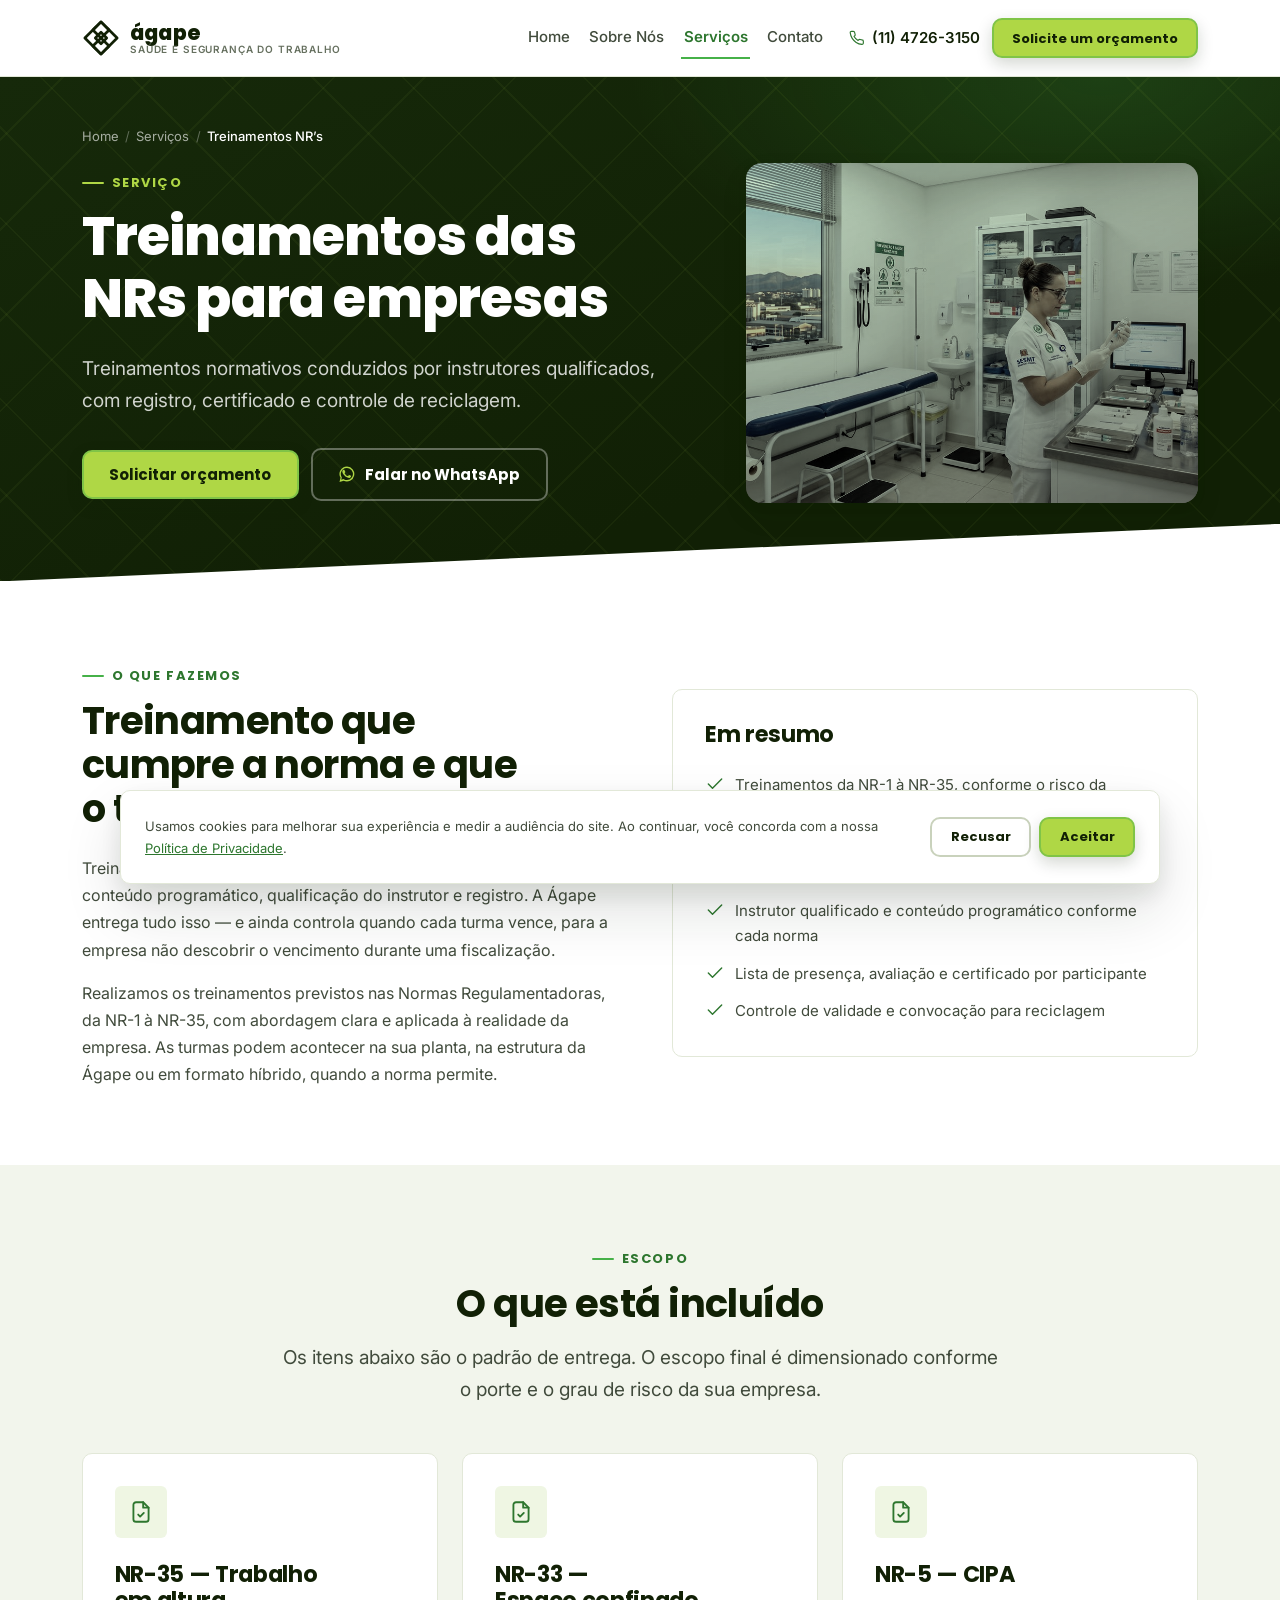
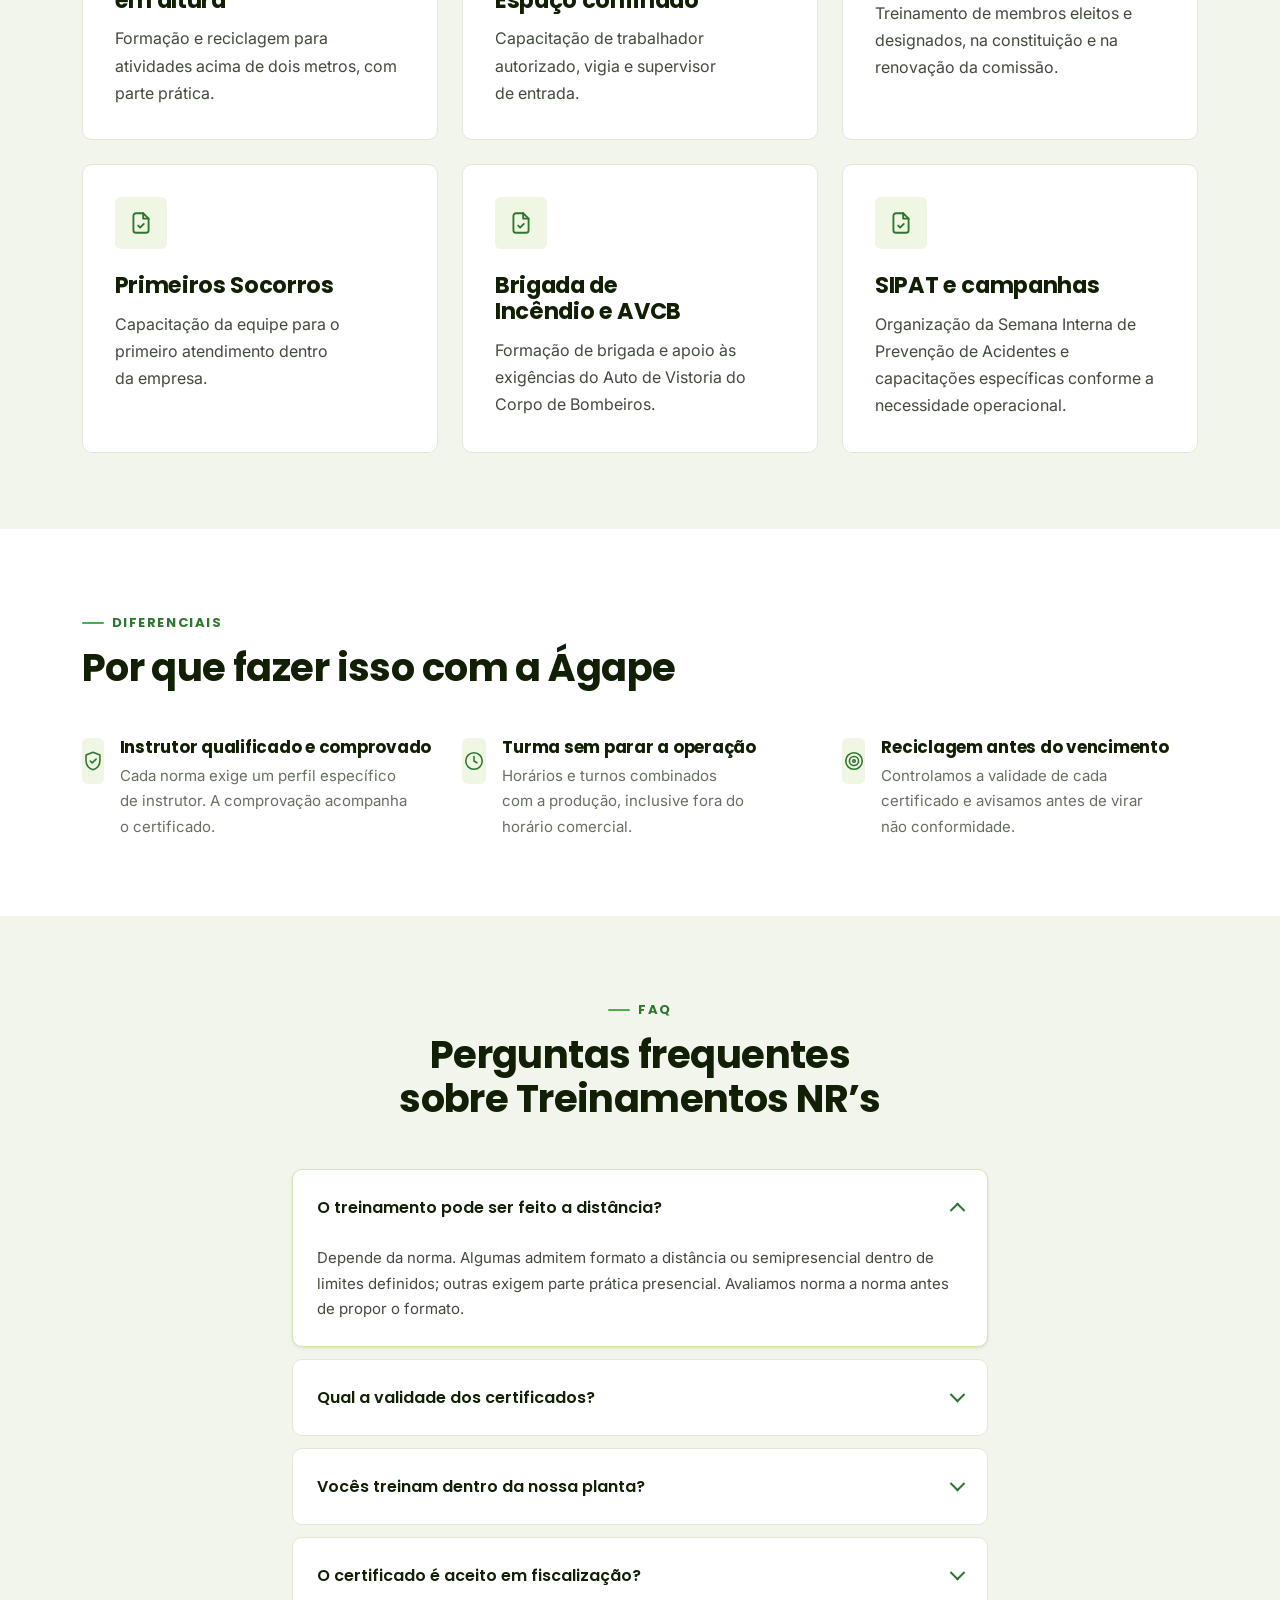
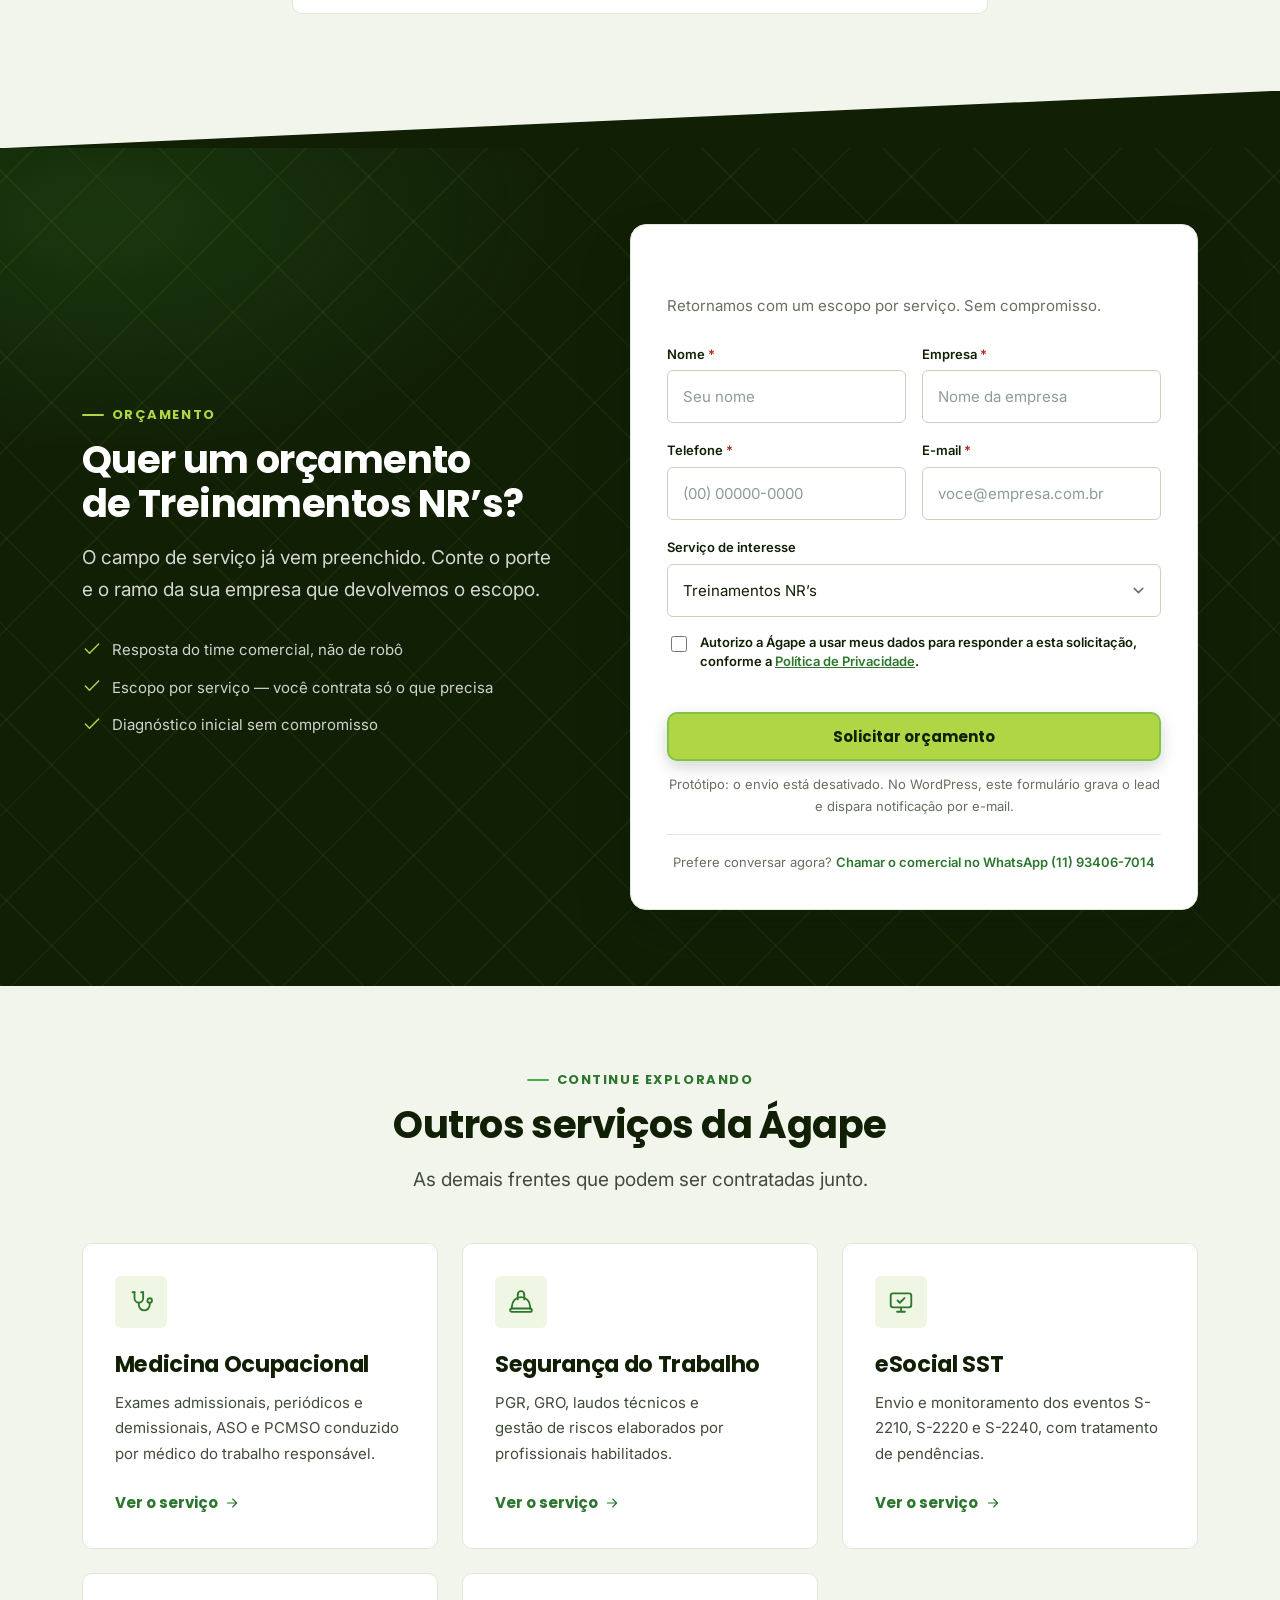
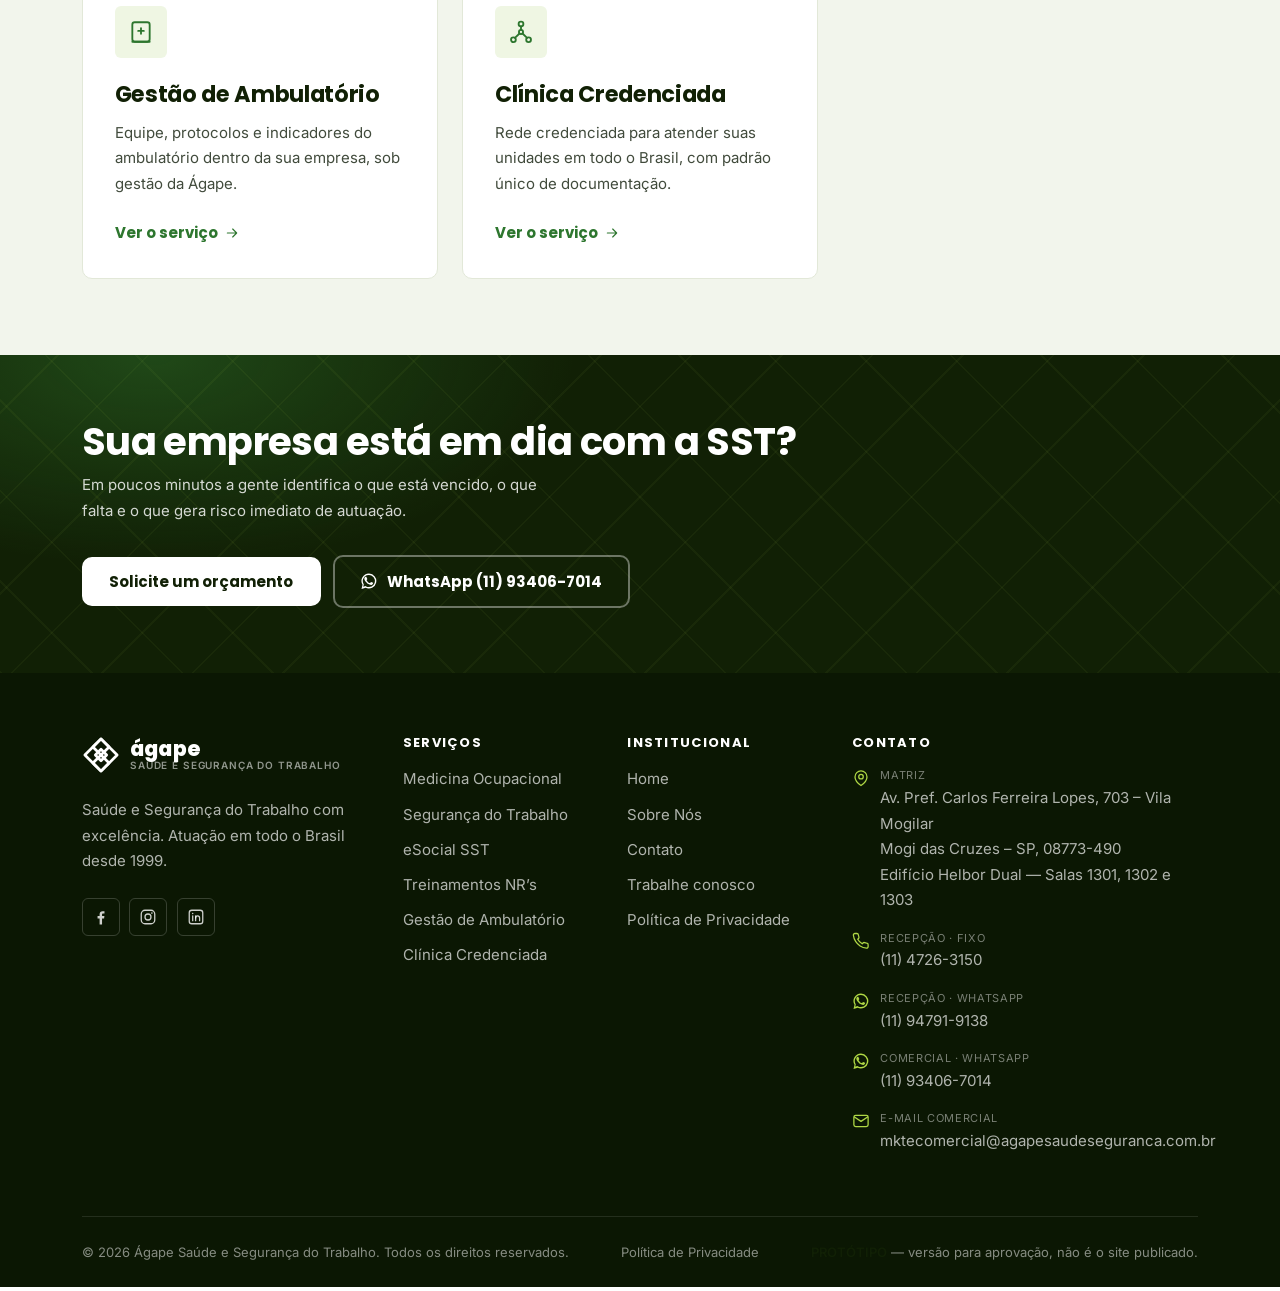
<file: treinamentos-nrs-empresas/index.html>
<!DOCTYPE html>
<html lang="pt-BR">
<head>
<meta charset="utf-8">
<meta name="viewport" content="width=device-width, initial-scale=1">

<!-- ============================================================
     PÁGINA: Treinamentos NR’s
     SLUG (manter no WordPress): /treinamentos-nrs-empresas/
     SEO title: Treinamentos NRs para Empresas | Ágape SST
     SEO meta description: Treinamentos das Normas Regulamentadoras: NR-35, NR-33, NR-10, NR-12, NR-5 e outras. Na sua empresa ou na Ágape, com certificado e controle de validade.
     Página de serviço — mesma estrutura de blocos nas 6. Formulário chega com o serviço pré-marcado.
     ============================================================ -->
<title>Treinamentos NRs para Empresas | Ágape SST</title>
<meta name="description" content="Treinamentos das Normas Regulamentadoras: NR-35, NR-33, NR-10, NR-12, NR-5 e outras. Na sua empresa ou na Ágape, com certificado e controle de validade.">
<meta name="robots" content="noindex, nofollow"><!-- PROTÓTIPO: remover no site real -->

<link rel="preconnect" href="https://fonts.googleapis.com">
<link rel="preconnect" href="https://fonts.gstatic.com" crossorigin>
<link href="https://fonts.googleapis.com/css2?family=Inter:wght@400;500;600&family=Poppins:wght@600;700;800&display=swap" rel="stylesheet">
<link rel="stylesheet" href="../assets/css/style.css">

</head>
<body>

<a class="pular-para-conteudo" href="#conteudo">Pular para o conteúdo</a>

<header class="site-header">
  <div class="container header-inner">
    <!-- LOGOTIPO — PLACEHOLDER.
     Reproduz a estrutura da assinatura oficial: símbolo de losangos
     + wordmark "ágape" em caixa baixa + tagline. O símbolo aqui é uma
     APROXIMAÇÃO: substituir pelo SVG vetorial oficial.
     Regra do guia (item 02): versão preta sobre fundo claro, branca
     sobre fundo escuro; não distorcer, inclinar nem aplicar efeitos. -->
<a class="logo" href="../index.html" aria-label="Ágape Saúde e Segurança do Trabalho — página inicial">
  <span class="logo-marca"><svg viewBox="0 0 24 24" fill="none" stroke="currentColor" stroke-width="1.7" stroke-linecap="round" stroke-linejoin="round" aria-hidden="true"><path d="M12 1.8L22.2 12 12 22.2 1.8 12z"/><path d="M12 1.8L17.1 6.9 12 12 6.9 6.9z"/><path d="M12 12l5.1 5.1L12 22.2 6.9 17.1z"/><path d="M8.4 12L12 8.4l3.6 3.6L12 15.6z"/></svg></span>
  <span class="logo-texto">
    <span class="logo-nome">ágape</span>
    <span class="logo-sub">Saúde e Segurança do Trabalho</span>
  </span>
</a>

    <!-- Menu mobile em CSS puro. No Elementor: menu responsivo nativo. -->
    <input type="checkbox" id="abrir-menu" class="nav-check" aria-label="Abrir e fechar o menu">
    <span class="nav-abre" aria-hidden="true"><svg viewBox="0 0 24 24" fill="none" stroke="currentColor" stroke-width="1.7" stroke-linecap="round" stroke-linejoin="round" aria-hidden="true"><path d="M4 7h16M4 12h16M4 17h16"/></svg></span>

    <nav class="site-nav" aria-label="Menu principal">
      <ul>
      <li><a href="../index.html">Home</a></li>
      <li><a href="../sobre-nos/index.html">Sobre Nós</a></li>
      <li><a href="../servicos/index.html" aria-current="page">Serviços</a></li>
      <li><a href="../contato/index.html">Contato</a></li>
        <!-- ÁREA DO CLIENTE (SOC) — seção 5.5 do CLAUDE.md.
             Item CONDICIONAL: só entra se a Ágape for assinante do SOC/SOCRH.
             É apenas um link para o portal externo, não uma funcionalidade.
             Descomente e aponte para a URL do portal quando confirmado.
        <li><a href="#" target="_blank" rel="noopener">Área do Cliente</a></li>
        -->
        <li class="nav-cta-mobile">
          <a class="btn btn--primario" href="../contato/index.html#orcamento">Solicite um orçamento</a>
        </li>
      </ul>
    </nav>

    <div class="header-acoes">
      <a class="header-tel" href="tel:+551147263150"><svg viewBox="0 0 24 24" fill="none" stroke="currentColor" stroke-width="1.7" stroke-linecap="round" stroke-linejoin="round" aria-hidden="true"><path d="M21.5 16.9v2.7a2 2 0 0 1-2.2 2 19.6 19.6 0 0 1-8.5-3 19.3 19.3 0 0 1-6-6 19.6 19.6 0 0 1-3-8.6A2 2 0 0 1 3.8 2h2.7a2 2 0 0 1 2 1.7c.12 1 .35 1.9.67 2.8a2 2 0 0 1-.45 2.1L7.6 9.7a16 16 0 0 0 6 6l1.1-1.1a2 2 0 0 1 2.1-.45c.9.32 1.84.55 2.8.67a2 2 0 0 1 1.9 2.05z"/></svg> (11) 4726-3150</a>
      <a class="btn btn--primario btn--pequeno" href="../contato/index.html#orcamento">Solicite um orçamento</a>
    </div>
  </div>
</header>

<main id="conteudo">

<section class="pagina-topo com-diagonal com-diagonal--para-branco">
  <div class="container">
    <nav class="trilha" aria-label="Você está aqui">
      <ol>
      <li><a href="../index.html">Home</a></li>
      <li><a href="../servicos/index.html">Serviços</a></li>
      <li><span aria-current="page">Treinamentos NR’s</span></li>
      </ol>
    </nav>
    <div class="pagina-topo-grade">
      <div>
        <span class="olho">Serviço</span>
        <h1>Treinamentos das NRs para empresas</h1>
        <p class="lead">Treinamentos normativos conduzidos por instrutores qualificados, com registro, certificado e controle de reciclagem.</p>
        <div class="grupo-botoes mt-xl">
          <a class="btn btn--primario" href="#orcamento">Solicitar orçamento</a>
          <a class="btn btn--whatsapp" href="https://wa.me/5511934067014" target="_blank" rel="noopener"><svg viewBox="0 0 24 24" fill="currentColor" aria-hidden="true"><path d="M12 2a10 10 0 0 0-8.6 15.1L2 22.5l5.6-1.4A10 10 0 1 0 12 2zm0 18.1a8 8 0 0 1-4.3-1.2l-.3-.2-3.1.8.8-3-.2-.3A8.1 8.1 0 1 1 12 20.1z"/><path d="M17 14.3c-.3-.15-1.7-.85-2-.95-.26-.1-.45-.15-.64.15s-.74.94-.9 1.13c-.17.2-.34.22-.63.07a8.1 8.1 0 0 1-2.4-1.5 9 9 0 0 1-1.66-2.06c-.17-.3 0-.46.13-.6.14-.14.3-.35.45-.53.15-.18.2-.3.3-.5.1-.2.05-.37-.02-.52-.08-.15-.64-1.55-.88-2.12-.23-.55-.47-.48-.64-.49h-.55c-.2 0-.5.07-.77.37-.26.3-1 .98-1 2.4s1.03 2.78 1.17 2.98c.15.2 2.03 3.1 4.9 4.35.69.3 1.22.47 1.64.6.69.22 1.32.19 1.81.11.55-.08 1.7-.7 1.94-1.36.24-.67.24-1.24.17-1.36-.07-.12-.26-.2-.55-.34z"/></svg> Falar no WhatsApp</a>
        </div>
      </div>
      <div>
<!-- FOTO — Pexels, licença de uso comercial livre.
     Procedência em assets/fotos/CREDITOS.md.
     Tratamento (dessatura + verde) vem do CSS .foto-tratada.
     Para voltar ao vetor: apague o .jpg e rode build.py. -->
<figure class="foto-tratada">
  <img src="../assets/fotos/treinamentos.jpg" alt="Arte da frente de Treinamentos NR’s da Ágape" loading="lazy" decoding="async">
</figure>
</div>
    </div>
  </div>
</section>

<section class="secao">
  <div class="container duas-colunas">
    <div>
      <span class="olho">O que fazemos</span>
      <h2>Treinamento que cumpre a norma e que o time realmente usa</h2>
      <div class="mt-lg">
      <p>Treinamento de NR não é palestra: a norma define carga horária, conteúdo programático, qualificação do instrutor e registro. A Ágape entrega tudo isso — e ainda controla quando cada turma vence, para a empresa não descobrir o vencimento durante uma fiscalização.</p>
      <p>Realizamos os treinamentos previstos nas Normas Regulamentadoras, da NR-1 à NR-35, com abordagem clara e aplicada à realidade da empresa. As turmas podem acontecer na sua planta, na estrutura da Ágape ou em formato híbrido, quando a norma permite.</p>
      </div>
    </div>
    <div class="card">
      <h3>Em resumo</h3>
      <ul class="lista-check mt-lg">
        <li><svg viewBox="0 0 24 24" fill="none" stroke="currentColor" stroke-width="1.7" stroke-linecap="round" stroke-linejoin="round" aria-hidden="true"><path d="M20 6L9 17l-5-5"/></svg><span>Treinamentos da NR-1 à NR-35, conforme o risco da operação</span></li>
        <li><svg viewBox="0 0 24 24" fill="none" stroke="currentColor" stroke-width="1.7" stroke-linecap="round" stroke-linejoin="round" aria-hidden="true"><path d="M20 6L9 17l-5-5"/></svg><span>Turmas na sua empresa, na Ágape ou em formato híbrido, quando a NR permite</span></li>
        <li><svg viewBox="0 0 24 24" fill="none" stroke="currentColor" stroke-width="1.7" stroke-linecap="round" stroke-linejoin="round" aria-hidden="true"><path d="M20 6L9 17l-5-5"/></svg><span>Instrutor qualificado e conteúdo programático conforme cada norma</span></li>
        <li><svg viewBox="0 0 24 24" fill="none" stroke="currentColor" stroke-width="1.7" stroke-linecap="round" stroke-linejoin="round" aria-hidden="true"><path d="M20 6L9 17l-5-5"/></svg><span>Lista de presença, avaliação e certificado por participante</span></li>
        <li><svg viewBox="0 0 24 24" fill="none" stroke="currentColor" stroke-width="1.7" stroke-linecap="round" stroke-linejoin="round" aria-hidden="true"><path d="M20 6L9 17l-5-5"/></svg><span>Controle de validade e convocação para reciclagem</span></li>
      </ul>
    </div>
  </div>
</section>

<section class="secao secao--alt">
  <div class="container">
    <div class="secao-cabecalho secao-cabecalho--centro">
      <span class="olho">Escopo</span>
      <h2>O que está incluído</h2>
      <p class="lead">Os itens abaixo são o padrão de entrega. O escopo final é
      dimensionado conforme o porte e o grau de risco da sua empresa.</p>
    </div>
    <div class="grade grade--3">
      <article class="card">
        <span class="icone-caixa"><svg viewBox="0 0 24 24" fill="none" stroke="currentColor" stroke-width="1.7" stroke-linecap="round" stroke-linejoin="round" aria-hidden="true"><path d="M14 3H7.4A2.4 2.4 0 0 0 5 5.4v13.2A2.4 2.4 0 0 0 7.4 21h9.2a2.4 2.4 0 0 0 2.4-2.4V8z"/><path d="M14 3v5h5"/><path d="M9.4 14.4l1.8 1.8 3.4-3.4"/></svg></span>
        <h3>NR-35 — Trabalho em altura</h3>
        <p class="mt-sm">Formação e reciclagem para atividades acima de dois metros, com parte prática.</p>
      </article>
      <article class="card">
        <span class="icone-caixa"><svg viewBox="0 0 24 24" fill="none" stroke="currentColor" stroke-width="1.7" stroke-linecap="round" stroke-linejoin="round" aria-hidden="true"><path d="M14 3H7.4A2.4 2.4 0 0 0 5 5.4v13.2A2.4 2.4 0 0 0 7.4 21h9.2a2.4 2.4 0 0 0 2.4-2.4V8z"/><path d="M14 3v5h5"/><path d="M9.4 14.4l1.8 1.8 3.4-3.4"/></svg></span>
        <h3>NR-33 — Espaço confinado</h3>
        <p class="mt-sm">Capacitação de trabalhador autorizado, vigia e supervisor de entrada.</p>
      </article>
      <article class="card">
        <span class="icone-caixa"><svg viewBox="0 0 24 24" fill="none" stroke="currentColor" stroke-width="1.7" stroke-linecap="round" stroke-linejoin="round" aria-hidden="true"><path d="M14 3H7.4A2.4 2.4 0 0 0 5 5.4v13.2A2.4 2.4 0 0 0 7.4 21h9.2a2.4 2.4 0 0 0 2.4-2.4V8z"/><path d="M14 3v5h5"/><path d="M9.4 14.4l1.8 1.8 3.4-3.4"/></svg></span>
        <h3>NR-5 — CIPA</h3>
        <p class="mt-sm">Treinamento de membros eleitos e designados, na constituição e na renovação da comissão.</p>
      </article>
      <article class="card">
        <span class="icone-caixa"><svg viewBox="0 0 24 24" fill="none" stroke="currentColor" stroke-width="1.7" stroke-linecap="round" stroke-linejoin="round" aria-hidden="true"><path d="M14 3H7.4A2.4 2.4 0 0 0 5 5.4v13.2A2.4 2.4 0 0 0 7.4 21h9.2a2.4 2.4 0 0 0 2.4-2.4V8z"/><path d="M14 3v5h5"/><path d="M9.4 14.4l1.8 1.8 3.4-3.4"/></svg></span>
        <h3>Primeiros Socorros</h3>
        <p class="mt-sm">Capacitação da equipe para o primeiro atendimento dentro da empresa.</p>
      </article>
      <article class="card">
        <span class="icone-caixa"><svg viewBox="0 0 24 24" fill="none" stroke="currentColor" stroke-width="1.7" stroke-linecap="round" stroke-linejoin="round" aria-hidden="true"><path d="M14 3H7.4A2.4 2.4 0 0 0 5 5.4v13.2A2.4 2.4 0 0 0 7.4 21h9.2a2.4 2.4 0 0 0 2.4-2.4V8z"/><path d="M14 3v5h5"/><path d="M9.4 14.4l1.8 1.8 3.4-3.4"/></svg></span>
        <h3>Brigada de Incêndio e AVCB</h3>
        <p class="mt-sm">Formação de brigada e apoio às exigências do Auto de Vistoria do Corpo de Bombeiros.</p>
      </article>
      <article class="card">
        <span class="icone-caixa"><svg viewBox="0 0 24 24" fill="none" stroke="currentColor" stroke-width="1.7" stroke-linecap="round" stroke-linejoin="round" aria-hidden="true"><path d="M14 3H7.4A2.4 2.4 0 0 0 5 5.4v13.2A2.4 2.4 0 0 0 7.4 21h9.2a2.4 2.4 0 0 0 2.4-2.4V8z"/><path d="M14 3v5h5"/><path d="M9.4 14.4l1.8 1.8 3.4-3.4"/></svg></span>
        <h3>SIPAT e campanhas</h3>
        <p class="mt-sm">Organização da Semana Interna de Prevenção de Acidentes e capacitações específicas conforme a necessidade operacional.</p>
      </article>
    </div>
  </div>
</section>

<section class="secao">
  <div class="container">
    <div class="secao-cabecalho">
      <span class="olho">Diferenciais</span>
      <h2>Por que fazer isso com a Ágape</h2>
    </div>
    <div class="grade grade--3">
      <div class="diferencial">
        <span class="icone-caixa"><svg viewBox="0 0 24 24" fill="none" stroke="currentColor" stroke-width="1.7" stroke-linecap="round" stroke-linejoin="round" aria-hidden="true"><path d="M12 2.5l7.6 3v5.9c0 4.9-3.2 8.6-7.6 10.1-4.4-1.5-7.6-5.2-7.6-10.1V5.5z"/><path d="M9 12l2.1 2.1L15.4 9.9"/></svg></span>
        <div>
          <h3>Instrutor qualificado e comprovado</h3>
          <p>Cada norma exige um perfil específico de instrutor. A comprovação acompanha o certificado.</p>
        </div>
      </div>
      <div class="diferencial">
        <span class="icone-caixa"><svg viewBox="0 0 24 24" fill="none" stroke="currentColor" stroke-width="1.7" stroke-linecap="round" stroke-linejoin="round" aria-hidden="true"><circle cx="12" cy="12" r="9"/><path d="M12 7.2V12l3.2 1.9"/></svg></span>
        <div>
          <h3>Turma sem parar a operação</h3>
          <p>Horários e turnos combinados com a produção, inclusive fora do horário comercial.</p>
        </div>
      </div>
      <div class="diferencial">
        <span class="icone-caixa"><svg viewBox="0 0 24 24" fill="none" stroke="currentColor" stroke-width="1.7" stroke-linecap="round" stroke-linejoin="round" aria-hidden="true"><circle cx="12" cy="12" r="9"/><circle cx="12" cy="12" r="5"/><circle cx="12" cy="12" r="1.4"/></svg></span>
        <div>
          <h3>Reciclagem antes do vencimento</h3>
          <p>Controlamos a validade de cada certificado e avisamos antes de virar não conformidade.</p>
        </div>
      </div>
    </div>
  </div>
</section>

<section class="secao secao--alt com-diagonal com-diagonal--para-escuro">
  <div class="container container--estreito">
    <div class="secao-cabecalho secao-cabecalho--centro">
      <span class="olho">FAQ</span>
      <h2>Perguntas frequentes sobre Treinamentos NR’s</h2>
    </div>
    <!-- Accordion nativo com <details>. No Elementor: widget Accordion. -->
    <div class="faq">
      <details class="faq-item" open>
        <summary>O treinamento pode ser feito a distância?</summary>
        <div class="faq-resposta"><p>Depende da norma. Algumas admitem formato a distância ou semipresencial dentro de limites definidos; outras exigem parte prática presencial. Avaliamos norma a norma antes de propor o formato.</p></div>
      </details>
      <details class="faq-item">
        <summary>Qual a validade dos certificados?</summary>
        <div class="faq-resposta"><p>Varia conforme a norma. Ao final de cada turma entregamos um quadro com a validade de cada treinamento realizado.</p></div>
      </details>
      <details class="faq-item">
        <summary>Vocês treinam dentro da nossa planta?</summary>
        <div class="faq-resposta"><p>Sim, inclusive a parte prática, quando a estrutura do local permite.</p></div>
      </details>
      <details class="faq-item">
        <summary>O certificado é aceito em fiscalização?</summary>
        <div class="faq-resposta"><p>Sim: certificado com conteúdo, carga horária, data e identificação do instrutor, com lista de presença arquivada.</p></div>
      </details>
    </div>
  </div>
</section>

<section class="secao secao--escura" id="orcamento">
  <div class="container form-bloco-grade">
    <div>
      <span class="olho">Orçamento</span>
      <h2>Quer um orçamento de Treinamentos NR’s?</h2>
      <p class="lead mt-md">O campo de serviço já vem preenchido. Conte o porte e o ramo da sua empresa que devolvemos o escopo.</p>
      <ul class="lista-check mt-xl">
        <li><svg viewBox="0 0 24 24" fill="none" stroke="currentColor" stroke-width="1.7" stroke-linecap="round" stroke-linejoin="round" aria-hidden="true"><path d="M20 6L9 17l-5-5"/></svg><span>Resposta do time comercial, não de robô</span></li>
        <li><svg viewBox="0 0 24 24" fill="none" stroke="currentColor" stroke-width="1.7" stroke-linecap="round" stroke-linejoin="round" aria-hidden="true"><path d="M20 6L9 17l-5-5"/></svg><span>Escopo por serviço — você contrata só o que precisa</span></li>
        <li><svg viewBox="0 0 24 24" fill="none" stroke="currentColor" stroke-width="1.7" stroke-linecap="round" stroke-linejoin="round" aria-hidden="true"><path d="M20 6L9 17l-5-5"/></svg><span>Diagnóstico inicial sem compromisso</span></li>
      </ul>
    </div>
    
<div class="form-cartao" id="orcamento">
  <h3>Solicite um orçamento</h3>
  <p class="form-sub">Retornamos com um escopo por serviço. Sem compromisso.</p>

  <!-- Serviço PRÉ-MARCADO nesta página: treinamentos -->
  <form class="campos campos--2col" method="post" action="#" novalidate>
    <div class="campo">
      <label for="orcamento-nome">Nome <span class="obrigatorio" aria-hidden="true">*</span></label>
      <input type="text" id="orcamento-nome" name="nome" placeholder="Seu nome" required>
    </div>
    <div class="campo">
      <label for="orcamento-empresa">Empresa <span class="obrigatorio" aria-hidden="true">*</span></label>
      <input type="text" id="orcamento-empresa" name="empresa" placeholder="Nome da empresa" required>
    </div>
    <div class="campo">
      <label for="orcamento-telefone">Telefone <span class="obrigatorio" aria-hidden="true">*</span></label>
      <input type="tel" id="orcamento-telefone" name="telefone" placeholder="(00) 00000-0000" required>
    </div>
    <div class="campo">
      <label for="orcamento-email">E-mail <span class="obrigatorio" aria-hidden="true">*</span></label>
      <input type="email" id="orcamento-email" name="email" placeholder="voce@empresa.com.br" required>
    </div>
    <div class="campo campo--largo">
      <label for="orcamento-servico">Serviço de interesse</label>
      <select id="orcamento-servico" name="servico">
              <option value="">Selecione o serviço</option>
              <option value="medicina">Medicina Ocupacional</option>
              <option value="seguranca">Segurança do Trabalho</option>
              <option value="esocial">eSocial SST</option>
              <option value="treinamentos" selected>Treinamentos NR’s</option>
              <option value="ambulatorio">Gestão de Ambulatório</option>
              <option value="clinica">Clínica Credenciada</option>
              <option value="orientacao">Ainda não sei — preciso de orientação</option>
      </select>
    </div>

    <div class="campo campo--largo">
      <label class="consentimento" for="orcamento-lgpd">
        <input type="checkbox" id="orcamento-lgpd" name="lgpd" required>
        <span>Autorizo a Ágape a usar meus dados para responder a esta
        solicitação, conforme a <a href="../politica-de-privacidade/index.html">Política de Privacidade</a>.</span>
      </label>
    </div>

    <div class="campo campo--largo form-rodape">
      <!-- type="button": no protótipo o formulário NÃO envia (seção 8). -->
      <button type="button" class="btn btn--primario btn--bloco">Solicitar orçamento</button>
      <p class="form-nota">Protótipo: o envio está desativado. No WordPress,
      este formulário grava o lead e dispara notificação por e-mail.</p>
    </div>
  </form>

  <p class="form-alternativa">
    Prefere conversar agora? <a href="https://wa.me/5511934067014" target="_blank" rel="noopener">Chamar o
    comercial no WhatsApp (11) 93406-7014</a>
  </p>
</div>
  </div>
</section>

<section class="secao secao--alt">
  <div class="container">
    <div class="secao-cabecalho secao-cabecalho--centro">
      <span class="olho">Continue explorando</span>
      <h2>Outros serviços da Ágape</h2>
      <p class="lead">As demais frentes que podem ser contratadas junto.</p>
    </div>
    <!-- GRADE DE SERVIÇOS — bloco repetível. Cada card leva à página do
         serviço, onde o formulário já chega com o serviço pré-marcado
         (roteamento por intenção, seção 5.1). -->
    <div class="grade grade--3">
      <article class="card card-servico">
        <span class="icone-caixa"><svg viewBox="0 0 24 24" fill="none" stroke="currentColor" stroke-width="1.7" stroke-linecap="round" stroke-linejoin="round" aria-hidden="true"><path d="M6 3v5.6a4 4 0 0 0 8 0V3"/><path d="M4.2 3H6M12.2 3H14"/><path d="M10 12.6v2.1a5 5 0 0 0 10 0v-1.4"/><circle cx="20" cy="10.6" r="2.1"/></svg></span>
        <h3>Medicina Ocupacional</h3>
        <p>Exames admissionais, periódicos e demissionais, ASO e PCMSO conduzido por médico do trabalho responsável.</p>
        <a class="link-seta" href="../medicina-ocupacional-empresas/index.html">Ver o serviço <svg viewBox="0 0 24 24" fill="none" stroke="currentColor" stroke-width="1.7" stroke-linecap="round" stroke-linejoin="round" aria-hidden="true"><path d="M5 12h14M13 6l6 6-6 6"/></svg></a>
      </article>
      <article class="card card-servico">
        <span class="icone-caixa"><svg viewBox="0 0 24 24" fill="none" stroke="currentColor" stroke-width="1.7" stroke-linecap="round" stroke-linejoin="round" aria-hidden="true"><path d="M3.6 18v-2.1a8.4 8.4 0 0 1 16.8 0V18"/><rect x="2" y="18" width="20" height="3.1" rx="1.5"/><path d="M9 5V9.6M15 5V9.6"/><path d="M9 5a3 3 0 0 1 6 0"/></svg></span>
        <h3>Segurança do Trabalho</h3>
        <p>PGR, GRO, laudos técnicos e gestão de riscos elaborados por profissionais habilitados.</p>
        <a class="link-seta" href="../seguranca-trabalho-empresas/index.html">Ver o serviço <svg viewBox="0 0 24 24" fill="none" stroke="currentColor" stroke-width="1.7" stroke-linecap="round" stroke-linejoin="round" aria-hidden="true"><path d="M5 12h14M13 6l6 6-6 6"/></svg></a>
      </article>
      <article class="card card-servico">
        <span class="icone-caixa"><svg viewBox="0 0 24 24" fill="none" stroke="currentColor" stroke-width="1.7" stroke-linecap="round" stroke-linejoin="round" aria-hidden="true"><rect x="2.5" y="4" width="19" height="13" rx="2.2"/><path d="M8.4 21h7.2M12 17.2V21"/><path d="M8.8 10.6l2.1 2.1 4.3-4.3"/></svg></span>
        <h3>eSocial SST</h3>
        <p>Envio e monitoramento dos eventos S-2210, S-2220 e S-2240, com tratamento de pendências.</p>
        <a class="link-seta" href="../esocial-sst-empresas/index.html">Ver o serviço <svg viewBox="0 0 24 24" fill="none" stroke="currentColor" stroke-width="1.7" stroke-linecap="round" stroke-linejoin="round" aria-hidden="true"><path d="M5 12h14M13 6l6 6-6 6"/></svg></a>
      </article>
      <article class="card card-servico">
        <span class="icone-caixa"><svg viewBox="0 0 24 24" fill="none" stroke="currentColor" stroke-width="1.7" stroke-linecap="round" stroke-linejoin="round" aria-hidden="true"><rect x="4" y="3" width="16" height="18" rx="2.2"/><path d="M12 8.4v5.2M9.4 11h5.2"/><path d="M4 21h16"/></svg></span>
        <h3>Gestão de Ambulatório</h3>
        <p>Equipe, protocolos e indicadores do ambulatório dentro da sua empresa, sob gestão da Ágape.</p>
        <a class="link-seta" href="../gestao-ambulatorio-empresas/index.html">Ver o serviço <svg viewBox="0 0 24 24" fill="none" stroke="currentColor" stroke-width="1.7" stroke-linecap="round" stroke-linejoin="round" aria-hidden="true"><path d="M5 12h14M13 6l6 6-6 6"/></svg></a>
      </article>
      <article class="card card-servico">
        <span class="icone-caixa"><svg viewBox="0 0 24 24" fill="none" stroke="currentColor" stroke-width="1.7" stroke-linecap="round" stroke-linejoin="round" aria-hidden="true"><circle cx="12" cy="4.6" r="2.2"/><circle cx="5" cy="19.2" r="2.2"/><circle cx="19" cy="19.2" r="2.2"/><circle cx="12" cy="12" r="1.9"/><path d="M12 6.8v3.3M10.6 13.4L6.4 17.4M13.4 13.4l4.2 4"/></svg></span>
        <h3>Clínica Credenciada</h3>
        <p>Rede credenciada para atender suas unidades em todo o Brasil, com padrão único de documentação.</p>
        <a class="link-seta" href="../clinica-credenciada/index.html">Ver o serviço <svg viewBox="0 0 24 24" fill="none" stroke="currentColor" stroke-width="1.7" stroke-linecap="round" stroke-linejoin="round" aria-hidden="true"><path d="M5 12h14M13 6l6 6-6 6"/></svg></a>
      </article>
    </div>
  </div>
</section>

<section class="cta-final">
  <div class="container cta-final-inner">
    <div>
      <h2>Sua empresa está em dia com a SST?</h2>
      <p>Em poucos minutos a gente identifica o que está vencido, o que falta e o que gera risco imediato de autuação.</p>
    </div>
    <div class="grupo-botoes">
      <a class="btn btn--claro" href="../contato/index.html#orcamento">Solicite um orçamento</a>
      <a class="btn btn--fantasma-claro" href="https://wa.me/5511934067014" target="_blank" rel="noopener">
        <svg viewBox="0 0 24 24" fill="currentColor" aria-hidden="true"><path d="M12 2a10 10 0 0 0-8.6 15.1L2 22.5l5.6-1.4A10 10 0 1 0 12 2zm0 18.1a8 8 0 0 1-4.3-1.2l-.3-.2-3.1.8.8-3-.2-.3A8.1 8.1 0 1 1 12 20.1z"/><path d="M17 14.3c-.3-.15-1.7-.85-2-.95-.26-.1-.45-.15-.64.15s-.74.94-.9 1.13c-.17.2-.34.22-.63.07a8.1 8.1 0 0 1-2.4-1.5 9 9 0 0 1-1.66-2.06c-.17-.3 0-.46.13-.6.14-.14.3-.35.45-.53.15-.18.2-.3.3-.5.1-.2.05-.37-.02-.52-.08-.15-.64-1.55-.88-2.12-.23-.55-.47-.48-.64-.49h-.55c-.2 0-.5.07-.77.37-.26.3-1 .98-1 2.4s1.03 2.78 1.17 2.98c.15.2 2.03 3.1 4.9 4.35.69.3 1.22.47 1.64.6.69.22 1.32.19 1.81.11.55-.08 1.7-.7 1.94-1.36.24-.67.24-1.24.17-1.36-.07-.12-.26-.2-.55-.34z"/></svg> WhatsApp (11) 93406-7014</a>
    </div>
  </div>
</section>
</main>

<footer class="site-footer">
  <div class="container">
    <div class="footer-grade">

      <div>
        <!-- LOGOTIPO — PLACEHOLDER.
     Reproduz a estrutura da assinatura oficial: símbolo de losangos
     + wordmark "ágape" em caixa baixa + tagline. O símbolo aqui é uma
     APROXIMAÇÃO: substituir pelo SVG vetorial oficial.
     Regra do guia (item 02): versão preta sobre fundo claro, branca
     sobre fundo escuro; não distorcer, inclinar nem aplicar efeitos. -->
<a class="logo" href="../index.html" aria-label="Ágape Saúde e Segurança do Trabalho — página inicial">
  <span class="logo-marca"><svg viewBox="0 0 24 24" fill="none" stroke="currentColor" stroke-width="1.7" stroke-linecap="round" stroke-linejoin="round" aria-hidden="true"><path d="M12 1.8L22.2 12 12 22.2 1.8 12z"/><path d="M12 1.8L17.1 6.9 12 12 6.9 6.9z"/><path d="M12 12l5.1 5.1L12 22.2 6.9 17.1z"/><path d="M8.4 12L12 8.4l3.6 3.6L12 15.6z"/></svg></span>
  <span class="logo-texto">
    <span class="logo-nome">ágape</span>
    <span class="logo-sub">Saúde e Segurança do Trabalho</span>
  </span>
</a>
        <p class="footer-sobre">Saúde e Segurança do Trabalho com excelência.
        Atuação em todo o Brasil desde 1999.</p>
        <div class="footer-redes">
          <a href="https://www.facebook.com/agapepericias" target="_blank" rel="noopener" aria-label="Facebook da Ágape"><svg viewBox="0 0 24 24" fill="currentColor" aria-hidden="true"><path d="M13.4 22v-8.1h2.7l.42-3.15H13.4V8.73c0-.9.25-1.53 1.56-1.53h1.67V4.38A22 22 0 0 0 14.2 4.25c-2.4 0-4.05 1.47-4.05 4.17v2.33H7.42V13.9h2.73V22z"/></svg></a>
          <a href="https://www.instagram.com/agape.sst/" target="_blank" rel="noopener" aria-label="Instagram da Ágape"><svg viewBox="0 0 24 24" fill="none" stroke="currentColor" stroke-width="1.7" stroke-linecap="round" stroke-linejoin="round" aria-hidden="true"><rect x="3" y="3" width="18" height="18" rx="5"/><circle cx="12" cy="12" r="4"/><circle cx="17.2" cy="6.8" r="1.1" fill="currentColor" stroke="none"/></svg></a>
          <a href="https://www.linkedin.com/company/%C3%A1gape-sa%C3%BAde-e-seguran%C3%A7a-do-trabalho/" target="_blank" rel="noopener" aria-label="LinkedIn da Ágape"><svg viewBox="0 0 24 24" fill="none" stroke="currentColor" stroke-width="1.7" stroke-linecap="round" stroke-linejoin="round" aria-hidden="true"><rect x="3" y="3" width="18" height="18" rx="3.4"/><path d="M7.6 10.4v6.5"/><circle cx="7.6" cy="7.4" r="1" fill="currentColor" stroke="none"/><path d="M11.5 16.9v-6.5"/><path d="M11.5 13.4c0-1.7 1.05-2.9 2.65-2.9s2.65 1.2 2.65 2.9v3.5"/></svg></a>
        </div>
      </div>

      <div>
        <h2 class="footer-titulo">Serviços</h2>
        <ul class="footer-lista">
        <li><a href="../medicina-ocupacional-empresas/index.html">Medicina Ocupacional</a></li>
        <li><a href="../seguranca-trabalho-empresas/index.html">Segurança do Trabalho</a></li>
        <li><a href="../esocial-sst-empresas/index.html">eSocial SST</a></li>
        <li><a href="../treinamentos-nrs-empresas/index.html">Treinamentos NR’s</a></li>
        <li><a href="../gestao-ambulatorio-empresas/index.html">Gestão de Ambulatório</a></li>
        <li><a href="../clinica-credenciada/index.html">Clínica Credenciada</a></li>
        </ul>
      </div>

      <div>
        <h2 class="footer-titulo">Institucional</h2>
        <ul class="footer-lista">
          <li><a href="../index.html">Home</a></li>
          <li><a href="../sobre-nos/index.html">Sobre Nós</a></li>
          <li><a href="../contato/index.html">Contato</a></li>
          <li><a href="../contato/index.html">Trabalhe conosco</a></li>
          <li><a href="../politica-de-privacidade/index.html">Política de Privacidade</a></li>
        </ul>
      </div>

      <div>
        <h2 class="footer-titulo">Contato</h2>
        <ul class="footer-contato">
          <li><svg viewBox="0 0 24 24" fill="none" stroke="currentColor" stroke-width="1.7" stroke-linecap="round" stroke-linejoin="round" aria-hidden="true"><path d="M20 10.5c0 5.8-8 11.5-8 11.5s-8-5.7-8-11.5a8 8 0 1 1 16 0z"/><circle cx="12" cy="10.2" r="3"/></svg>
            <span>
              <span class="rotulo">Matriz</span>
              Av. Pref. Carlos Ferreira Lopes, 703 – Vila Mogilar<br>Mogi das Cruzes – SP, 08773-490<br>Edifício Helbor Dual — Salas 1301, 1302 e 1303
            </span>
          </li>
          <li><svg viewBox="0 0 24 24" fill="none" stroke="currentColor" stroke-width="1.7" stroke-linecap="round" stroke-linejoin="round" aria-hidden="true"><path d="M21.5 16.9v2.7a2 2 0 0 1-2.2 2 19.6 19.6 0 0 1-8.5-3 19.3 19.3 0 0 1-6-6 19.6 19.6 0 0 1-3-8.6A2 2 0 0 1 3.8 2h2.7a2 2 0 0 1 2 1.7c.12 1 .35 1.9.67 2.8a2 2 0 0 1-.45 2.1L7.6 9.7a16 16 0 0 0 6 6l1.1-1.1a2 2 0 0 1 2.1-.45c.9.32 1.84.55 2.8.67a2 2 0 0 1 1.9 2.05z"/></svg>
            <span>
              <span class="rotulo">Recepção · fixo</span>
              <a href="tel:+551147263150">(11) 4726-3150</a>
            </span>
          </li>
          <li><svg viewBox="0 0 24 24" fill="currentColor" aria-hidden="true"><path d="M12 2a10 10 0 0 0-8.6 15.1L2 22.5l5.6-1.4A10 10 0 1 0 12 2zm0 18.1a8 8 0 0 1-4.3-1.2l-.3-.2-3.1.8.8-3-.2-.3A8.1 8.1 0 1 1 12 20.1z"/><path d="M17 14.3c-.3-.15-1.7-.85-2-.95-.26-.1-.45-.15-.64.15s-.74.94-.9 1.13c-.17.2-.34.22-.63.07a8.1 8.1 0 0 1-2.4-1.5 9 9 0 0 1-1.66-2.06c-.17-.3 0-.46.13-.6.14-.14.3-.35.45-.53.15-.18.2-.3.3-.5.1-.2.05-.37-.02-.52-.08-.15-.64-1.55-.88-2.12-.23-.55-.47-.48-.64-.49h-.55c-.2 0-.5.07-.77.37-.26.3-1 .98-1 2.4s1.03 2.78 1.17 2.98c.15.2 2.03 3.1 4.9 4.35.69.3 1.22.47 1.64.6.69.22 1.32.19 1.81.11.55-.08 1.7-.7 1.94-1.36.24-.67.24-1.24.17-1.36-.07-.12-.26-.2-.55-.34z"/></svg>
            <span>
              <span class="rotulo">Recepção · WhatsApp</span>
              <a href="https://wa.me/5511947919138" target="_blank" rel="noopener">(11) 94791-9138</a>
            </span>
          </li>
          <li><svg viewBox="0 0 24 24" fill="currentColor" aria-hidden="true"><path d="M12 2a10 10 0 0 0-8.6 15.1L2 22.5l5.6-1.4A10 10 0 1 0 12 2zm0 18.1a8 8 0 0 1-4.3-1.2l-.3-.2-3.1.8.8-3-.2-.3A8.1 8.1 0 1 1 12 20.1z"/><path d="M17 14.3c-.3-.15-1.7-.85-2-.95-.26-.1-.45-.15-.64.15s-.74.94-.9 1.13c-.17.2-.34.22-.63.07a8.1 8.1 0 0 1-2.4-1.5 9 9 0 0 1-1.66-2.06c-.17-.3 0-.46.13-.6.14-.14.3-.35.45-.53.15-.18.2-.3.3-.5.1-.2.05-.37-.02-.52-.08-.15-.64-1.55-.88-2.12-.23-.55-.47-.48-.64-.49h-.55c-.2 0-.5.07-.77.37-.26.3-1 .98-1 2.4s1.03 2.78 1.17 2.98c.15.2 2.03 3.1 4.9 4.35.69.3 1.22.47 1.64.6.69.22 1.32.19 1.81.11.55-.08 1.7-.7 1.94-1.36.24-.67.24-1.24.17-1.36-.07-.12-.26-.2-.55-.34z"/></svg>
            <span>
              <span class="rotulo">Comercial · WhatsApp</span>
              <a href="https://wa.me/5511934067014" target="_blank" rel="noopener">(11) 93406-7014</a>
            </span>
          </li>
          <li><svg viewBox="0 0 24 24" fill="none" stroke="currentColor" stroke-width="1.7" stroke-linecap="round" stroke-linejoin="round" aria-hidden="true"><rect x="2.5" y="4.5" width="19" height="15" rx="2.4"/><path d="M3.2 6.6l8.8 5.9 8.8-5.9"/></svg>
            <span>
              <span class="rotulo">E-mail comercial</span>
              <a href="mailto:mktecomercial@agapesaudeseguranca.com.br">mktecomercial@agapesaudeseguranca.com.br</a>
            </span>
          </li>
        </ul>
      </div>

    </div>

    <div class="footer-base">
      <p>© 2026 Ágape Saúde e Segurança do Trabalho. Todos os direitos reservados.</p>
      <nav aria-label="Links do rodapé">
        <a href="../politica-de-privacidade/index.html">Política de Privacidade</a>
      </nav>
      <p><strong>PROTÓTIPO</strong> — versão para aprovação, não é o site publicado.</p>
    </div>
  </div>
</footer>

<!-- BANNER LGPD (seção 2 e 5 do CLAUDE.md).
     No protótipo é só visual: fecha via CSS, sem gravar nada — a regra 8
     proíbe localStorage. No WordPress vira plugin de consentimento que
     registra a escolha do visitante. -->
<input type="checkbox" id="lgpd-ok" class="lgpd-check" aria-label="Fechar aviso de cookies">
<div class="lgpd-banner" role="region" aria-label="Aviso de cookies">
  <p>Usamos cookies para melhorar sua experiência e medir a audiência do site.
  Ao continuar, você concorda com a nossa
  <a href="../politica-de-privacidade/index.html">Política de Privacidade</a>.</p>
  <div class="lgpd-acoes">
    <label class="btn btn--contorno btn--pequeno" for="lgpd-ok">Recusar</label>
    <label class="btn btn--primario btn--pequeno" for="lgpd-ok">Aceitar</label>
  </div>
</div>

<!-- Único script do protótipo: anima os números da seção "em operação".
     É enfeite — o valor final já está no HTML, então sem JS nada se perde.
     No Elementor: widget Contador (gratuito). -->
<script src="../assets/js/contadores.js" defer></script>

</body>
</html>
</file>
<file: assets/css/style.css>
/* ==========================================================================
   ÁGAPE SAÚDE E SEGURANÇA DO TRABALHO — PROTÓTIPO ESTÁTICO
   HTML/CSS puro. Sem frameworks, sem JS de funcionalidade.

   COMO LER ESTE ARQUIVO (para a fase WordPress/Elementor):
   - O bloco 01 (TOKENS) vira "Estilos Globais" do Elementor (cores + fontes).
     A correspondência é 1:1 — trocar o hex aqui é o mesmo que trocar lá.
   - Cada bloco a partir do 06 corresponde a um "container/template" do
     Elementor. Nada aqui depende de JS para existir.
   ========================================================================== */


/* ==========================================================================
   01. TOKENS — Estilos Globais
   ========================================================================== */
:root {

  /* --- PALETA OFICIAL DA MARCA --------------------------------------------
     Valores extraídos do guia "Identidade Visual — Referência para
     interface web" enviado pelo cliente. NÃO alterar estes seis: são a
     marca. Os tons derivados abaixo existem só para garantir contraste. */
  --verde-profundo:       #112005;   /* base institucional escura */
  --verde-institucional:  #46B148;
  --verde-intermediario:  #80C447;
  --verde-limao:          #AFD745;   /* ênfase, botão primário, destaques */
  --branco:               #FFFFFF;
  --cinza-claro:          #B0B8AA;

  /* --- TONS DERIVADOS (acessibilidade) -------------------------------------
     O verde institucional (#46B148) tem 2,7:1 sobre branco e o verde-limão
     (#AFD745) tem 1,7:1 — nenhum dos dois serve como TEXTO sobre fundo
     claro. Por isso todo texto/link verde sobre claro usa --cor-primaria,
     um escurecimento do verde institucional que mantém o matiz e alcança
     5,6:1 (aprova WCAG AA). A marca em si não muda: o verde-limão continua
     sendo a cor de ênfase, aplicada sobre fundo escuro e nos botões (onde o
     texto por cima é escuro, 10,2:1). */
  --cor-primaria:         #2D762E;
  --cor-primaria-hover:   #215A22;
  --cor-primaria-suave:   #EFF6E3;
  --cor-primaria-borda:   #D3E6AF;

  --cor-secundaria:       #112005;   /* = verde profundo: seções escuras */
  --cor-secundaria-clara: #1D3410;

  --cor-acento:           #AFD745;   /* = verde-limão, sobre fundo escuro */

  /* Alias mantido para compatibilidade com o resto do arquivo */
  --verde-marca:          #46B148;

  /* --- NEUTROS -------------------------------------------------------------
     Puxados para o lado do verde profundo, para não brigar com a marca. */
  --texto-forte:          #112005;
  --texto:                #414B3C;
  --texto-suave:          #66705F;
  --fundo:                #FFFFFF;
  --fundo-alt:            #F2F5EC;
  --borda:                #E2E8D8;
  --borda-forte:          #C9D2BC;

  /* --- TIPOGRAFIA ---------------------------------------------------------
     O guia não fixa família oficial: pede "sans-serif geométrica e limpa",
     pesos fortes em títulos e poucas variações.
     Poppins nos títulos porque é a geométrica do Google Fonts mais próxima
     do logotipo (bojos circulares do "ágape"). Inter no texto corrido pela
     leitura confortável em bloco. As duas existem no Google Fonts, que o
     Elementor integra nativamente. */
  --fonte-titulo: 'Poppins', 'Century Gothic', 'Segoe UI', system-ui, sans-serif;
  --fonte-texto:  'Inter', 'Segoe UI', system-ui, -apple-system, sans-serif;

  --t-h1:    clamp(2.05rem, 1.35rem + 2.6vw, 3.35rem);
  --t-h2:    clamp(1.65rem, 1.25rem + 1.7vw, 2.4rem);
  --t-h3:    clamp(1.15rem, 1.05rem + 0.45vw, 1.4rem);
  --t-lead:  clamp(1.05rem, 1rem + 0.35vw, 1.19rem);
  --t-base:  1rem;
  --t-sm:    0.9375rem;
  --t-xs:    0.8125rem;

  --peso-normal: 400;
  --peso-medio:  500;
  --peso-semi:   600;
  --peso-bold:   700;
  --peso-extra:  800;

  --altura-titulo: 1.15;
  --altura-texto:  1.7;

  /* --- ESPAÇAMENTO -------------------------------------------------------- */
  --esp-xs:  0.5rem;
  --esp-sm:  0.75rem;
  --esp-md:  1rem;
  --esp-lg:  1.5rem;
  --esp-xl:  2rem;
  --esp-2xl: 3rem;
  --esp-3xl: 4rem;
  --secao-y: clamp(3.25rem, 2.2rem + 3.2vw, 5.75rem);

  /* --- LARGURAS ----------------------------------------------------------- */
  --container:          1180px;
  --container-estreito: 760px;
  --gutter:             clamp(1.15rem, 0.7rem + 1.6vw, 2rem);

  /* --- FORMA ---------------------------------------------------------------
     "Cards simples, com cantos discretamente arredondados" (guia, item 04).
     Daí o raio curto — nada de pílula, exceto em selos pequenos. */
  --raio-sm:   6px;
  --raio:      10px;
  --raio-lg:   16px;
  --raio-full: 999px;

  --sombra-sm: 0 1px 2px rgba(17, 32, 5, .06), 0 2px 6px rgba(17, 32, 5, .05);
  --sombra:    0 4px 10px rgba(17, 32, 5, .07), 0 12px 28px rgba(17, 32, 5, .08);
  --sombra-lg: 0 10px 24px rgba(17, 32, 5, .10), 0 28px 60px rgba(17, 32, 5, .12);

  --transicao: 180ms ease;

  --altura-header: 76px;

  /* --- TEXTURA DE LOSANGOS -------------------------------------------------
     O guia (item 05) pede o símbolo ampliado, em baixa opacidade, como
     textura de fundo. Aqui está resolvido em CSS puro, como malha de
     losangos — é uma APROXIMAÇÃO geométrica da linguagem do símbolo, não o
     símbolo. Quando o cliente enviar o SVG vetorial, trocar por ele
     (no Elementor: imagem de fundo do container, com opacidade baixa). */
  --textura-losango:
    repeating-linear-gradient(45deg,  rgba(175, 215, 69, .05) 0 2px, transparent 2px 64px),
    repeating-linear-gradient(-45deg, rgba(175, 215, 69, .05) 0 2px, transparent 2px 64px);
}


/* ==========================================================================
   02. RESET
   ========================================================================== */
*, *::before, *::after { box-sizing: border-box; }

html { -webkit-text-size-adjust: 100%; scroll-behavior: smooth; }

body,
h1, h2, h3, h4, h5, h6,
p, ul, ol, li, figure, blockquote, dl, dd { margin: 0; padding: 0; }

ul, ol { list-style: none; }

img, svg, video { display: block; max-width: 100%; height: auto; }

button, input, select, textarea { font: inherit; color: inherit; }

a { color: inherit; text-decoration: none; }

@media (prefers-reduced-motion: reduce) {
  html { scroll-behavior: auto; }
  *, *::before, *::after {
    animation-duration: .001ms !important;
    transition-duration: .001ms !important;
  }
}


/* ==========================================================================
   03. BASE / TIPOGRAFIA
   ========================================================================== */
body {
  font-family: var(--fonte-texto);
  font-size: var(--t-base);
  font-weight: var(--peso-normal);
  line-height: var(--altura-texto);
  color: var(--texto);
  background: var(--fundo);
  -webkit-font-smoothing: antialiased;
}

h1, h2, h3, h4 {
  font-family: var(--fonte-titulo);
  color: var(--texto-forte);
  line-height: var(--altura-titulo);
  letter-spacing: -0.015em;
  text-wrap: balance;
}

h1 { font-size: var(--t-h1); font-weight: var(--peso-extra); }
h2 { font-size: var(--t-h2); font-weight: var(--peso-bold); }
h3 { font-size: var(--t-h3); font-weight: var(--peso-bold); }
h4 { font-size: 1.05rem;     font-weight: var(--peso-semi); }

p { text-wrap: pretty; }
p + p { margin-top: var(--esp-md); }

strong { font-weight: var(--peso-semi); color: var(--texto-forte); }

.lead { font-size: var(--t-lead); line-height: 1.65; color: var(--texto); }

/* Foco visível em tudo que é interativo — acessibilidade */
a:focus-visible,
button:focus-visible,
input:focus-visible,
select:focus-visible,
textarea:focus-visible,
summary:focus-visible {
  outline: 3px solid var(--verde-marca);
  outline-offset: 2px;
  border-radius: var(--raio-sm);
}

.pular-para-conteudo {
  position: absolute;
  left: -9999px;
  top: 0;
  z-index: 999;
  background: var(--cor-primaria);
  color: var(--branco);
  padding: var(--esp-sm) var(--esp-md);
  border-radius: 0 0 var(--raio-sm) 0;
}
.pular-para-conteudo:focus { left: 0; }

.sr-only {
  position: absolute; width: 1px; height: 1px;
  padding: 0; margin: -1px; overflow: hidden;
  clip: rect(0 0 0 0); white-space: nowrap; border: 0;
}


/* ==========================================================================
   04. LAYOUT — cada .secao é um Container do Elementor
   ========================================================================== */
.container {
  width: 100%;
  max-width: var(--container);
  margin-inline: auto;
  padding-inline: var(--gutter);
}
.container--estreito { max-width: var(--container-estreito); }

.secao { padding-block: var(--secao-y); }
.secao--compacta { padding-block: clamp(2.25rem, 1.6rem + 2vw, 3.5rem); }
.secao--alt    { background: var(--fundo-alt); }
.secao--tinta  { background: var(--cor-primaria-suave); }
.secao--escura {
  position: relative;
  background:
    var(--textura-losango),
    radial-gradient(720px 380px at 8% 8%, rgba(70, 177, 72, .16), transparent 62%),
    var(--verde-profundo);
  color: rgba(255, 255, 255, .80);
}
.secao--escura h1,
.secao--escura h2,
.secao--escura h3,
.secao--escura h4 { color: var(--branco); }
.secao--escura .lead { color: rgba(255, 255, 255, .82); }

.secao-cabecalho { max-width: 720px; margin-bottom: var(--esp-2xl); }
.secao-cabecalho--centro { margin-inline: auto; text-align: center; }
.secao-cabecalho h2 { margin-bottom: var(--esp-md); }

.olho {
  display: inline-flex;
  align-items: center;
  gap: .5rem;
  font-family: var(--fonte-titulo);
  font-size: var(--t-xs);
  font-weight: var(--peso-bold);
  letter-spacing: .12em;
  text-transform: uppercase;
  color: var(--cor-primaria);
  margin-bottom: var(--esp-sm);
}
.olho::before {
  content: "";
  width: 22px; height: 2px;
  background: var(--verde-marca);
  border-radius: 2px;
}
.secao--escura .olho { color: var(--cor-acento); }
.secao--escura .olho::before { background: var(--cor-acento); }
.secao-cabecalho--centro .olho { justify-content: center; }

/* Grades — nada exótico: 2, 3 ou 4 colunas simples */
.grade { display: grid; gap: var(--esp-lg); }
.grade--2 { grid-template-columns: repeat(2, 1fr); }
.grade--3 { grid-template-columns: repeat(3, 1fr); }
.grade--4 { grid-template-columns: repeat(4, 1fr); }

.duas-colunas {
  display: grid;
  grid-template-columns: 1fr 1fr;
  gap: clamp(2rem, 1rem + 4vw, 4rem);
  align-items: center;
}


/* ==========================================================================
   05. BOTÕES E ETIQUETAS
   ========================================================================== */
.btn {
  display: inline-flex;
  align-items: center;
  justify-content: center;
  gap: .55rem;
  font-family: var(--fonte-titulo);
  font-size: var(--t-sm);
  font-weight: var(--peso-bold);
  line-height: 1;
  padding: .95rem 1.6rem;
  border: 2px solid transparent;
  border-radius: var(--raio);
  cursor: pointer;
  text-align: center;
  transition: background var(--transicao), color var(--transicao),
              border-color var(--transicao), transform var(--transicao),
              box-shadow var(--transicao);
}
.btn:hover { transform: translateY(-2px); }
.btn:active { transform: translateY(0); }
.btn svg { width: 18px; height: 18px; flex: none; }

/* Botão primário: verde-limão com texto escuro (guia, item 06).
   #112005 sobre #AFD745 = 10,2:1. A borda em verde intermediário dá
   contorno ao botão quando ele cai sobre fundo claro. */
.btn--primario {
  background: var(--verde-limao);
  border-color: var(--verde-intermediario);
  color: var(--verde-profundo);
  box-shadow: 0 6px 16px rgba(17, 32, 5, .18);
}
.btn--primario:hover {
  background: var(--verde-intermediario);
  border-color: var(--verde-intermediario);
  color: var(--verde-profundo);
}

/* Botão secundário: contorno claro ou verde (guia, item 06) */
.btn--contorno {
  background: transparent;
  border-color: var(--borda-forte);
  color: var(--texto-forte);
}
.btn--contorno:hover {
  border-color: var(--cor-primaria);
  color: var(--cor-primaria);
  background: var(--cor-primaria-suave);
}

.btn--claro {
  background: var(--branco);
  border-color: var(--branco);
  color: var(--verde-profundo);
}
.btn--claro:hover { background: var(--fundo-alt); border-color: var(--fundo-alt); }

.btn--fantasma-claro {
  background: transparent;
  border-color: rgba(255, 255, 255, .38);
  color: var(--branco);
}
.btn--fantasma-claro:hover {
  border-color: var(--branco);
  background: rgba(255, 255, 255, .1);
}

.btn--pequeno { padding: .7rem 1.15rem; font-size: var(--t-xs); }
.btn--bloco   { width: 100%; }

/* WhatsApp = via SECUNDÁRIA em todo o site (nunca a única) */
.btn--whatsapp {
  background: transparent;
  border-color: var(--borda-forte);
  color: var(--texto-forte);
}
.btn--whatsapp:hover {
  border-color: var(--cor-primaria);
  color: var(--cor-primaria);
  background: var(--cor-primaria-suave);
}
.btn--whatsapp svg { color: var(--cor-primaria); }
/* Sobre fundo escuro o WhatsApp vira contorno claro */
.secao--escura .btn--whatsapp,
.hero .btn--whatsapp,
.pagina-topo .btn--whatsapp {
  border-color: rgba(255, 255, 255, .34);
  color: var(--branco);
}
.secao--escura .btn--whatsapp svg,
.hero .btn--whatsapp svg,
.pagina-topo .btn--whatsapp svg { color: var(--verde-limao); }
.secao--escura .btn--whatsapp:hover,
.hero .btn--whatsapp:hover,
.pagina-topo .btn--whatsapp:hover {
  border-color: var(--verde-limao);
  color: var(--branco);
  background: rgba(175, 215, 69, .12);
}

.grupo-botoes { display: flex; flex-wrap: wrap; gap: var(--esp-sm); align-items: center; }

.link-seta {
  display: inline-flex;
  align-items: center;
  gap: .4rem;
  font-family: var(--fonte-titulo);
  font-size: var(--t-sm);
  font-weight: var(--peso-bold);
  color: var(--cor-primaria);
}
.link-seta svg { width: 16px; height: 16px; transition: transform var(--transicao); }
.link-seta:hover svg { transform: translateX(4px); }

.selo {
  display: inline-flex;
  align-items: center;
  gap: .45rem;
  background: var(--branco);
  border: 1px solid var(--cor-primaria-borda);
  color: var(--cor-primaria);
  font-size: var(--t-xs);
  font-weight: var(--peso-semi);
  padding: .4rem .85rem;
  border-radius: var(--raio);
}

/* Marcação de conteúdo que ainda depende do cliente */
.placeholder-tag {
  display: inline-block;
  font-family: var(--fonte-titulo);
  font-size: 0.6875rem;
  font-weight: var(--peso-bold);
  letter-spacing: .08em;
  text-transform: uppercase;
  color: #8A6A18;
  background: #FDF3DF;
  border: 1px dashed #E3C271;
  border-radius: var(--raio-sm);
  padding: .2rem .5rem;
}


/* ==========================================================================
   06. HEADER — bloco global
   ========================================================================== */
.site-header {
  position: sticky;
  top: 0;
  z-index: 100;
  background: rgba(255, 255, 255, .96);
  backdrop-filter: blur(8px);
  border-bottom: 1px solid var(--borda);
}

.header-inner {
  display: flex;
  align-items: center;
  gap: var(--esp-lg);
  min-height: var(--altura-header);
  position: relative;
}

/* Logo — PLACEHOLDER. Substituir pelo SVG vetorial do cliente. */
.logo { display: inline-flex; align-items: center; gap: .65rem; flex: none; }
.logo-marca { width: 38px; height: 38px; flex: none; color: var(--verde-marca); }
.logo-texto { display: flex; flex-direction: column; line-height: 1.05; }
.logo-nome {
  font-family: var(--fonte-titulo);
  font-size: 1.3rem;
  font-weight: var(--peso-extra);
  letter-spacing: -0.02em;
  color: var(--cor-secundaria);
}
.logo-sub {
  font-size: 0.625rem;
  font-weight: var(--peso-semi);
  letter-spacing: .085em;
  text-transform: uppercase;
  color: var(--texto-suave);
}

.site-nav { margin-left: auto; }
.site-nav ul { display: flex; align-items: center; gap: clamp(.5rem, .1rem + 1vw, 1.35rem); }
.site-nav a {
  display: inline-block;
  font-size: var(--t-sm);
  font-weight: var(--peso-medio);
  color: var(--texto);
  padding: .45rem .15rem;
  border-bottom: 2px solid transparent;
  transition: color var(--transicao), border-color var(--transicao);
}
.site-nav a:hover { color: var(--cor-primaria); }
.site-nav a[aria-current="page"] {
  color: var(--cor-primaria);
  font-weight: var(--peso-semi);
  border-bottom-color: var(--verde-marca);
}

.header-acoes { flex: none; display: flex; align-items: center; gap: var(--esp-sm); }
.header-tel {
  display: inline-flex;
  align-items: center;
  gap: .4rem;
  font-size: var(--t-sm);
  font-weight: var(--peso-semi);
  color: var(--texto-forte);
}
.header-tel svg { width: 16px; height: 16px; color: var(--cor-primaria); }

/* Botão hambúrguer — CSS puro (no Elementor: menu responsivo nativo) */
.nav-check { position: absolute; opacity: 0; width: 44px; height: 44px; right: 0; top: 50%; transform: translateY(-50%); cursor: pointer; display: none; }
.nav-abre {
  display: none;
  margin-left: auto;
  width: 44px; height: 44px;
  border: 1px solid var(--borda);
  border-radius: var(--raio-sm);
  background: var(--branco);
  align-items: center;
  justify-content: center;
  color: var(--cor-secundaria);
}
.nav-abre svg { width: 22px; height: 22px; }
.nav-cta-mobile { display: none; }


/* ==========================================================================
   07. HERO
   ========================================================================== */
/* Hero: fundo verde profundo + título branco/lima (guia, item 06).
   A malha de losangos entra por cima, em baixa opacidade (guia, item 05). */
.hero {
  position: relative;
  background:
    var(--textura-losango),
    radial-gradient(900px 460px at 84% 16%, rgba(70, 177, 72, .22), transparent 64%),
    linear-gradient(160deg, #16290A 0%, var(--verde-profundo) 58%, #0B1703 100%);
  color: rgba(255, 255, 255, .80);
  padding-block: clamp(3rem, 2rem + 3.4vw, 5.25rem) clamp(4rem, 2.6rem + 4.6vw, 7rem);
  overflow: hidden;
}
.hero h1 { color: var(--branco); }
.hero .lead { color: rgba(255, 255, 255, .80); }
.hero .olho { color: var(--verde-limao); }
.hero .olho::before { background: var(--verde-limao); }
.hero-grade {
  display: grid;
  grid-template-columns: 1.05fr .95fr;
  gap: clamp(2rem, 1rem + 4vw, 4rem);
  align-items: center;
}
.hero h1 { margin-bottom: var(--esp-lg); }
.hero h1 em { font-style: normal; color: var(--verde-limao); }
.hero .lead { margin-bottom: var(--esp-xl); max-width: 54ch; }
.hero .grupo-botoes { margin-bottom: var(--esp-xl); }

.hero-confianca {
  display: flex;
  flex-wrap: wrap;
  gap: var(--esp-md) var(--esp-lg);
  padding-top: var(--esp-lg);
  border-top: 1px solid rgba(255, 255, 255, .16);
}
.hero-confianca li {
  display: flex;
  align-items: center;
  gap: .5rem;
  font-size: var(--t-sm);
  font-weight: var(--peso-medio);
  color: rgba(255, 255, 255, .92);
}
.hero-confianca svg { width: 18px; height: 18px; color: var(--verde-limao); flex: none; }

.hero-midia { position: relative; }
.hero-cartao-flutuante {
  position: absolute;
  left: -1.25rem;
  bottom: -1.25rem;
  background: var(--branco);
  border: 1px solid var(--borda);
  border-radius: var(--raio);
  box-shadow: var(--sombra);
  padding: var(--esp-md) var(--esp-lg);
  display: flex;
  align-items: center;
  gap: var(--esp-md);
  max-width: 280px;
}
.hero-cartao-flutuante .numero {
  font-family: var(--fonte-titulo);
  font-size: 2rem;
  font-weight: var(--peso-extra);
  color: var(--cor-primaria);
  line-height: 1;
}
.hero-cartao-flutuante p { font-size: var(--t-xs); line-height: 1.4; color: var(--texto-suave); }

/* Cabeçalho de página interna — mesma lógica do hero: bloco escuro,
   para depois alternar com blocos claros (guia, item 06). */
.pagina-topo {
  position: relative;
  background:
    var(--textura-losango),
    radial-gradient(760px 340px at 86% 0%, rgba(70, 177, 72, .20), transparent 62%),
    linear-gradient(160deg, #16290A 0%, var(--verde-profundo) 70%);
  color: rgba(255, 255, 255, .80);
  padding-block: clamp(2rem, 1.4rem + 2vw, 3.25rem) clamp(3.25rem, 2.2rem + 3.4vw, 5.5rem);
  overflow: hidden;
}
.pagina-topo h1 { margin-bottom: var(--esp-lg); color: var(--branco); }
.pagina-topo .lead { max-width: 60ch; color: rgba(255, 255, 255, .80); }
.pagina-topo .olho { color: var(--verde-limao); }
.pagina-topo .olho::before { background: var(--verde-limao); }
.pagina-topo-grade {
  display: grid;
  grid-template-columns: 1.15fr .85fr;
  gap: clamp(1.5rem, .8rem + 3vw, 3.5rem);
  align-items: center;
}

/* Trilha (breadcrumb) — terreno para schema BreadcrumbList */
.trilha { margin-bottom: var(--esp-md); }
.trilha ol { display: flex; flex-wrap: wrap; align-items: center; gap: .4rem; font-size: var(--t-xs); color: rgba(255, 255, 255, .62); }
.trilha li { display: flex; align-items: center; gap: .4rem; }
.trilha li + li::before { content: "/"; color: rgba(255, 255, 255, .32); }
.trilha a:hover { color: var(--verde-limao); text-decoration: underline; }
.trilha [aria-current="page"] { color: var(--branco); font-weight: var(--peso-medio); }


/* ==========================================================================
   08. CARDS E GRADE DE SERVIÇOS
   ========================================================================== */
.card {
  background: var(--branco);
  border: 1px solid var(--borda);
  border-radius: var(--raio);
  padding: var(--esp-xl);
  transition: border-color var(--transicao), box-shadow var(--transicao), transform var(--transicao);
}

.card-servico { display: flex; flex-direction: column; height: 100%; }
.card-servico:hover {
  border-color: var(--cor-primaria-borda);
  box-shadow: var(--sombra);
  transform: translateY(-3px);
}
.card-servico h3 { margin-bottom: var(--esp-sm); }
.card-servico p { font-size: var(--t-sm); margin-bottom: var(--esp-lg); }
.card-servico .link-seta { margin-top: auto; }

.icone-caixa {
  width: 52px; height: 52px;
  display: grid;
  place-items: center;
  border-radius: var(--raio-sm);
  background: var(--cor-primaria-suave);
  color: var(--cor-primaria);
  margin-bottom: var(--esp-lg);
}
.icone-caixa svg { width: 26px; height: 26px; }
.secao--escura .icone-caixa { background: rgba(255, 255, 255, .1); color: var(--cor-acento); }

.lista-check { display: grid; gap: var(--esp-sm); }
.lista-check li { display: flex; align-items: flex-start; gap: .65rem; font-size: var(--t-sm); }
.lista-check svg { width: 20px; height: 20px; flex: none; color: var(--cor-primaria); margin-top: .12rem; }
.secao--escura .lista-check svg { color: var(--cor-acento); }


/* ==========================================================================
   09. PROVA SOCIAL — números e logos de clientes
   ========================================================================== */
.numeros { display: grid; grid-template-columns: repeat(4, 1fr); gap: var(--esp-lg); }
.numero-item {
  text-align: center;
  padding: var(--esp-lg) var(--esp-md);
  background: var(--branco);
  border: 1px solid var(--borda);
  border-radius: var(--raio);
}
.numero-item .valor {
  display: block;
  font-family: var(--fonte-titulo);
  font-size: clamp(1.9rem, 1.4rem + 1.7vw, 2.75rem);
  font-weight: var(--peso-extra);
  color: var(--cor-primaria);
  line-height: 1.05;
  letter-spacing: -0.03em;
}
.numero-item .rotulo { display: block; margin-top: .35rem; font-size: var(--t-sm); color: var(--texto-suave); }
.numero-item .valor--placeholder { color: var(--texto-suave); font-size: 1.5rem; }
.secao--escura .numero-item { background: rgba(255, 255, 255, .05); border-color: rgba(255, 255, 255, .12); }
.secao--escura .numero-item .valor  { color: var(--branco); }
.secao--escura .numero-item .rotulo { color: rgba(255, 255, 255, .7); }

/* Faixa de logos de clientes */
.faixa-logos-titulo {
  text-align: center;
  font-size: var(--t-xs);
  font-weight: var(--peso-semi);
  letter-spacing: .1em;
  text-transform: uppercase;
  color: var(--texto-suave);
  margin-bottom: var(--esp-lg);
}
.faixa-logos {
  display: grid;
  /* auto-fit: a faixa se acomoda com 4, 6 ou 8 logos sem sobra */
  grid-template-columns: repeat(auto-fit, minmax(150px, 1fr));
  gap: var(--esp-lg) var(--esp-md);
  align-items: center;
}
.faixa-logos--densa { grid-template-columns: repeat(auto-fit, minmax(124px, 1fr)); }

/* Cada logo é um <img> de assets/logos/. O tratamento (dessaturar + baixar
   opacidade) uniformiza logos de origens muito diferentes; no hover o logo
   volta ao natural. No Elementor: filtros CSS do widget de imagem. */
.faixa-logos li { display: grid; place-items: center; }
.faixa-logos img,
.marquee img {
  width: auto;
  max-width: 100%;
  height: 46px;
  object-fit: contain;
  filter: grayscale(1);
  opacity: .62;
  transition: opacity var(--transicao), filter var(--transicao);
}
.faixa-logos img:hover,
.marquee img:hover { opacity: 1; filter: grayscale(0); }
.faixa-logos--densa img { height: 38px; }

/* --- Carrossel infinito de clientes --------------------------------------
   Duas cópias da mesma lista correndo lado a lado: quando a primeira sai de
   cena, a segunda já ocupou o lugar, e o laço reinicia sem salto.
   No Elementor: widget "Carrossel de imagens" com autoplay e loop. */
.carrossel-logos {
  display: grid;
  gap: var(--esp-lg);
  overflow: hidden;
  /* esmaece as pontas, para o corte não parecer defeito */
  /* o logo some bem antes da borda: a faixa termina em desvanecimento,
     não num corte seco na lateral da tela */
  -webkit-mask-image: linear-gradient(90deg, transparent 0, #000 18%, #000 82%, transparent 100%);
          mask-image: linear-gradient(90deg, transparent 0, #000 18%, #000 82%, transparent 100%);
}
.marquee { display: flex; width: max-content; }
.marquee-grupo {
  display: flex;
  align-items: center;
  gap: clamp(2rem, 1rem + 3vw, 4rem);
  padding-right: clamp(2rem, 1rem + 3vw, 4rem);
  flex: none;
}
.marquee-grupo li { flex: none; }
.marquee--esq { animation: correr-esq 150s linear infinite; }
.marquee--dir { animation: correr-dir 185s linear infinite; }
.carrossel-logos:hover .marquee { animation-play-state: paused; }

@keyframes correr-esq {
  from { transform: translateX(0); }
  to   { transform: translateX(-50%); }
}
@keyframes correr-dir {
  from { transform: translateX(-50%); }
  to   { transform: translateX(0); }
}

/* --- Mural da carteira por setor ----------------------------------------- */
.mural-setores { display: grid; gap: var(--esp-2xl); }
.setor-titulo {
  display: flex;
  align-items: center;
  gap: .6rem;
  font-size: var(--t-sm);
  font-weight: var(--peso-bold);
  letter-spacing: .06em;
  text-transform: uppercase;
  color: var(--texto-suave);
  padding-bottom: var(--esp-sm);
  margin-bottom: var(--esp-lg);
  border-bottom: 1px solid var(--borda);
}


/* ==========================================================================
   10. DIFERENCIAIS E PROCESSO
   ========================================================================== */
.diferencial { display: flex; gap: var(--esp-md); align-items: flex-start; }
.diferencial .icone-caixa { margin-bottom: 0; width: 46px; height: 46px; }
.diferencial .icone-caixa svg { width: 22px; height: 22px; }
.diferencial h3 { font-size: 1.05rem; margin-bottom: .35rem; }
.diferencial p { font-size: var(--t-sm); color: var(--texto-suave); }
.secao--escura .diferencial p { color: rgba(255, 255, 255, .72); }

.passo { padding-top: var(--esp-lg); border-top: 3px solid var(--cor-primaria-borda); }
.passo .indice {
  font-family: var(--fonte-titulo);
  font-size: var(--t-xs);
  font-weight: var(--peso-extra);
  letter-spacing: .1em;
  color: var(--cor-primaria);
  display: block;
  margin-bottom: .5rem;
}
.passo h3 { font-size: 1.05rem; margin-bottom: .4rem; }
.passo p { font-size: var(--t-sm); color: var(--texto-suave); }


/* ==========================================================================
   11. FAQ — <details> nativo (no Elementor: widget Accordion)
   ========================================================================== */
.faq { display: grid; gap: var(--esp-sm); }
.faq-item {
  background: var(--branco);
  border: 1px solid var(--borda);
  border-radius: var(--raio);
  overflow: hidden;
}
.faq-item[open] { border-color: var(--cor-primaria-borda); box-shadow: var(--sombra-sm); }
.faq-item summary {
  display: flex;
  align-items: center;
  justify-content: space-between;
  gap: var(--esp-md);
  cursor: pointer;
  list-style: none;
  padding: var(--esp-lg);
  font-family: var(--fonte-titulo);
  font-size: var(--t-base);
  font-weight: var(--peso-semi);
  color: var(--texto-forte);
}
.faq-item summary::-webkit-details-marker { display: none; }
.faq-item summary::after {
  content: "";
  flex: none;
  width: 11px; height: 11px;
  border-right: 2px solid var(--cor-primaria);
  border-bottom: 2px solid var(--cor-primaria);
  transform: rotate(45deg) translate(-2px, -2px);
  transition: transform var(--transicao);
}
.faq-item[open] summary::after { transform: rotate(-135deg) translate(-2px, -2px); }
.faq-item summary:hover { background: var(--fundo-alt); }
.faq-resposta { padding: 0 var(--esp-lg) var(--esp-lg); font-size: var(--t-sm); }


/* ==========================================================================
   12. FORMULÁRIO — bloco único, reutilizado no site inteiro
   ========================================================================== */
.form-bloco-grade {
  display: grid;
  grid-template-columns: .92fr 1.08fr;
  gap: clamp(2rem, 1rem + 4vw, 4rem);
  align-items: center;
}

.form-cartao {
  background: var(--branco);
  border: 1px solid var(--borda);
  border-radius: var(--raio-lg);
  box-shadow: var(--sombra-lg);
  padding: clamp(1.5rem, 1rem + 1.6vw, 2.5rem);
  color: var(--texto);
}
.form-cartao h3 { margin-bottom: .35rem; }
.form-cartao .form-sub { font-size: var(--t-sm); color: var(--texto-suave); margin-bottom: var(--esp-lg); }

.campos { display: grid; gap: var(--esp-md); }
.campos--2col { grid-template-columns: 1fr 1fr; }
.campo { display: flex; flex-direction: column; gap: .35rem; }
.campo--largo { grid-column: 1 / -1; }
.campo label { font-size: var(--t-xs); font-weight: var(--peso-semi); color: var(--texto-forte); }
.campo .obrigatorio { color: #B3261E; }
.campo input,
.campo select,
.campo textarea {
  width: 100%;
  padding: .8rem .9rem;
  font-size: var(--t-sm);
  color: var(--texto-forte);
  background: var(--branco);
  border: 1px solid var(--borda-forte);
  border-radius: var(--raio-sm);
  transition: border-color var(--transicao), box-shadow var(--transicao);
}
.campo textarea { resize: vertical; min-height: 96px; }
.campo input::placeholder, .campo textarea::placeholder { color: #8E9C97; }
.campo input:focus,
.campo select:focus,
.campo textarea:focus {
  outline: none;
  border-color: var(--cor-primaria);
  box-shadow: 0 0 0 3px rgba(29, 158, 117, .18);
}
.campo select {
  appearance: none;
  background-image: url("data:image/svg+xml;charset=utf-8,%3Csvg xmlns=%27http://www.w3.org/2000/svg%27 viewBox=%270 0 24 24%27 fill=%27none%27 stroke=%27%2361736D%27 stroke-width=%272.2%27 stroke-linecap=%27round%27%3E%3Cpath d=%27M6 9l6 6 6-6%27/%3E%3C/svg%3E");
  background-repeat: no-repeat;
  background-position: right .8rem center;
  background-size: 17px;
  padding-right: 2.4rem;
}
.campo-ajuda { font-size: var(--t-xs); color: var(--texto-suave); }

/* Upload de curriculo (aba "Quero trabalhar com voces") */
.campo-arquivo {
  border: 1.5px dashed var(--borda-forte);
  border-radius: var(--raio-sm);
  padding: var(--esp-lg);
  text-align: center;
  background: var(--fundo-alt);
}
.campo-arquivo svg { width: 26px; height: 26px; color: var(--cor-primaria); margin: 0 auto .5rem; }
.campo-arquivo input[type="file"] { font-size: var(--t-xs); margin-top: .5rem; }

.consentimento {
  display: flex;
  align-items: flex-start;
  gap: .6rem;
  font-size: var(--t-xs);
  color: var(--texto-suave);
  line-height: 1.5;
}
.consentimento input { margin-top: .2rem; width: 16px; height: 16px; flex: none; accent-color: var(--cor-primaria); }
.consentimento a { color: var(--cor-primaria); text-decoration: underline; }

.form-rodape { margin-top: var(--esp-lg); display: grid; gap: var(--esp-sm); }
.form-nota { font-size: var(--t-xs); color: var(--texto-suave); text-align: center; }
.form-alternativa {
  margin-top: var(--esp-md);
  padding-top: var(--esp-md);
  border-top: 1px solid var(--borda);
  text-align: center;
  font-size: var(--t-xs);
  color: var(--texto-suave);
}
.form-alternativa a { color: var(--cor-primaria); font-weight: var(--peso-semi); }


/* ==========================================================================
   13. ABAS — CSS puro (no Elementor: widget Tabs)
   ========================================================================== */
.abas { position: relative; }
.aba-radio { position: absolute; width: 1px; height: 1px; opacity: 0; }
.aba-lista {
  display: inline-flex;
  gap: .25rem;
  padding: .3rem;
  background: var(--fundo-alt);
  border: 1px solid var(--borda);
  border-radius: var(--raio);
  margin-bottom: var(--esp-xl);
  max-width: 100%;
  flex-wrap: wrap;
}
.aba-lista label {
  cursor: pointer;
  padding: .7rem 1.35rem;
  border-radius: var(--raio);
  font-family: var(--fonte-titulo);
  font-size: var(--t-sm);
  font-weight: var(--peso-bold);
  color: var(--texto-suave);
  transition: background var(--transicao), color var(--transicao);
  white-space: nowrap;
}
.aba-lista label:hover { color: var(--cor-primaria); }
.aba-painel { display: none; }

#aba-orcamento:checked ~ .aba-lista label[for="aba-orcamento"],
#aba-trabalhe:checked  ~ .aba-lista label[for="aba-trabalhe"] {
  background: var(--verde-limao);
  color: var(--verde-profundo);
  box-shadow: var(--sombra-sm);
}
#aba-orcamento:focus-visible ~ .aba-lista label[for="aba-orcamento"],
#aba-trabalhe:focus-visible  ~ .aba-lista label[for="aba-trabalhe"] {
  outline: 3px solid var(--verde-marca);
  outline-offset: 2px;
}
#aba-orcamento:checked ~ .aba-conteudo #painel-orcamento,
#aba-trabalhe:checked  ~ .aba-conteudo #painel-trabalhe { display: block; }


/* ==========================================================================
   14. CTA FINAL
   ========================================================================== */
.cta-final {
  position: relative;
  background:
    var(--textura-losango),
    radial-gradient(680px 340px at 12% 0%, rgba(70, 177, 72, .28), transparent 62%),
    var(--verde-profundo);
  color: rgba(255, 255, 255, .82);
  padding-block: clamp(2.75rem, 2rem + 2.6vw, 4.25rem);
  overflow: hidden;
}
.cta-final-inner {
  display: flex;
  align-items: center;
  justify-content: space-between;
  gap: var(--esp-xl);
  flex-wrap: wrap;
}
.cta-final h2 { color: var(--branco); margin-bottom: .5rem; }
.cta-final p { max-width: 52ch; font-size: var(--t-sm); }


/* ==========================================================================
   15. FOOTER — bloco global
   ========================================================================== */
.site-footer { background: #0B1703; color: rgba(255, 255, 255, .68); font-size: var(--t-sm); }
.footer-grade {
  display: grid;
  grid-template-columns: 1.5fr 1fr 1fr 1.4fr;
  gap: var(--esp-xl);
  padding-block: clamp(2.75rem, 2rem + 2.4vw, 4rem);
}
.site-footer .logo-nome { color: var(--branco); }
.site-footer .logo-sub  { color: rgba(255, 255, 255, .55); }
.site-footer .logo-marca { color: var(--branco); }
.footer-sobre { margin-top: var(--esp-md); max-width: 34ch; font-size: var(--t-sm); }

.footer-titulo {
  font-family: var(--fonte-titulo);
  font-size: var(--t-xs);
  font-weight: var(--peso-bold);
  letter-spacing: .1em;
  text-transform: uppercase;
  color: var(--branco);
  margin-bottom: var(--esp-md);
}
.footer-lista { display: grid; gap: .6rem; }
.footer-lista a { transition: color var(--transicao); }
.footer-lista a:hover { color: var(--verde-limao); }

.footer-contato { display: grid; gap: var(--esp-md); }
.footer-contato li { display: flex; gap: .65rem; align-items: flex-start; }
.footer-contato svg { width: 18px; height: 18px; color: var(--verde-limao); flex: none; margin-top: .18rem; }
.footer-contato a:hover { color: var(--branco); text-decoration: underline; }
.footer-contato .rotulo {
  display: block;
  font-size: 0.6875rem;
  letter-spacing: .06em;
  text-transform: uppercase;
  color: rgba(255, 255, 255, .45);
}

.footer-redes { display: flex; gap: .6rem; margin-top: var(--esp-lg); }
.footer-redes a {
  width: 38px; height: 38px;
  display: grid; place-items: center;
  border: 1px solid rgba(255, 255, 255, .18);
  border-radius: var(--raio-sm);
  color: rgba(255, 255, 255, .8);
  transition: background var(--transicao), border-color var(--transicao), color var(--transicao);
}
.footer-redes a:hover { background: var(--verde-limao); border-color: var(--verde-limao); color: var(--verde-profundo); }
.footer-redes svg { width: 18px; height: 18px; }

.footer-base {
  border-top: 1px solid rgba(255, 255, 255, .1);
  padding-block: var(--esp-lg);
  display: flex;
  flex-wrap: wrap;
  gap: var(--esp-md);
  align-items: center;
  justify-content: space-between;
  font-size: var(--t-xs);
  color: rgba(255, 255, 255, .5);
}
.footer-base a:hover { color: var(--branco); text-decoration: underline; }
.footer-base nav { display: flex; flex-wrap: wrap; gap: var(--esp-md); }


/* ==========================================================================
   16. BANNER LGPD — visual, sem armazenamento (protótipo estático).
       No WordPress: plugin de consentimento gravando a escolha.
   ========================================================================== */
.lgpd-check { position: absolute; width: 1px; height: 1px; opacity: 0; }
.lgpd-banner {
  position: fixed;
  left: var(--esp-md);
  right: var(--esp-md);
  bottom: var(--esp-md);
  z-index: 200;
  background: var(--branco);
  border: 1px solid var(--borda);
  border-radius: var(--raio);
  box-shadow: var(--sombra-lg);
  padding: var(--esp-lg);
  display: flex;
  align-items: center;
  gap: var(--esp-lg);
  flex-wrap: wrap;
  max-width: 1040px;
  margin-inline: auto;
}
.lgpd-banner p { font-size: var(--t-xs); color: var(--texto); flex: 1 1 320px; }
.lgpd-banner a { color: var(--cor-primaria); text-decoration: underline; }
.lgpd-acoes { display: flex; gap: .5rem; flex-wrap: wrap; }
.lgpd-acoes label { cursor: pointer; }
.lgpd-check:checked ~ .lgpd-banner { display: none; }


/* ==========================================================================
   17. PLACEHOLDERS DE IMAGEM
       Cada bloco abaixo = uma foto real a ser fornecida pelo cliente.
       O texto ALT sugerido fica num comentário HTML ao lado de cada um.
   ========================================================================== */
.img-placeholder {
  position: relative;
  border-radius: var(--raio-lg);
  border: 1.5px dashed var(--cor-primaria-borda);
  background:
    linear-gradient(135deg, rgba(29, 158, 117, .10), rgba(29, 158, 117, .03)),
    var(--fundo-alt);
  display: grid;
  place-items: center;
  text-align: center;
  padding: var(--esp-xl);
  color: var(--texto-suave);
  aspect-ratio: 4 / 3;
  overflow: hidden;
}
.img-placeholder svg { width: 34px; height: 34px; color: var(--verde-marca); margin: 0 auto var(--esp-sm); opacity: .75; }
.img-placeholder .rotulo {
  font-family: var(--fonte-titulo);
  font-size: var(--t-xs);
  font-weight: var(--peso-bold);
  letter-spacing: .06em;
  text-transform: uppercase;
  color: var(--cor-primaria);
}
.img-placeholder .desc { font-size: var(--t-xs); margin-top: .3rem; max-width: 34ch; margin-inline: auto; }
.img-placeholder--alta  { aspect-ratio: 3 / 4; }
.img-placeholder--larga { aspect-ratio: 16 / 9; }
.img-placeholder--mapa  { aspect-ratio: 21 / 9; border-radius: var(--raio); }

.nota-prototipo {
  background: #FDF3DF;
  border: 1px dashed #E3C271;
  border-radius: var(--raio-sm);
  padding: var(--esp-md) var(--esp-lg);
  font-size: var(--t-xs);
  color: #6E5310;
}
.nota-prototipo strong { color: #6E5310; }


/* ==========================================================================
   18. TEXTO LONGO (páginas legais) E CONTATO
   ========================================================================== */
.texto-legal h2 { font-size: 1.35rem; margin-top: var(--esp-2xl); margin-bottom: var(--esp-md); }
.texto-legal h2:first-of-type { margin-top: 0; }
.texto-legal p { margin-bottom: var(--esp-md); }
.texto-legal ul { display: grid; gap: .5rem; margin-bottom: var(--esp-lg); padding-left: 1.15rem; list-style: disc; }
.texto-legal li::marker { color: var(--verde-marca); }

.contato-item { display: flex; gap: var(--esp-md); align-items: flex-start; }
.contato-item .icone-caixa { margin-bottom: 0; width: 44px; height: 44px; flex: none; }
.contato-item .icone-caixa svg { width: 21px; height: 21px; }
.contato-item h3 { font-size: .95rem; margin-bottom: .2rem; }
.contato-item p, .contato-item a { font-size: var(--t-sm); color: var(--texto-suave); }
.contato-item a:hover { color: var(--cor-primaria); text-decoration: underline; }


/* ==========================================================================
   19. RESPONSIVO
   ========================================================================== */
@media (max-width: 1080px) {
  .faixa-logos { grid-template-columns: repeat(auto-fit, minmax(136px, 1fr)); }
  .footer-grade { grid-template-columns: 1fr 1fr; }
}

@media (max-width: 980px) {
  /* Menu mobile — abre e fecha só com CSS */
  .nav-abre { display: inline-flex; }
  .nav-check { display: block; }
  .header-acoes { display: none; }
  .site-nav {
    display: none;
    position: absolute;
    top: calc(100% + 1px);
    left: calc(var(--gutter) * -1);
    right: calc(var(--gutter) * -1);
    background: var(--branco);
    border-bottom: 1px solid var(--borda);
    box-shadow: var(--sombra);
    padding: var(--esp-md) var(--gutter) var(--esp-lg);
  }
  .nav-check:checked ~ .site-nav { display: block; }
  .site-nav ul { flex-direction: column; align-items: stretch; gap: 0; }
  .site-nav li { border-bottom: 1px solid var(--borda); }
  .site-nav a { display: block; padding: .9rem 0; font-size: 1rem; border-bottom: none; }
  .site-nav a[aria-current="page"] { border-bottom: none; }
  .nav-cta-mobile { display: block; border-bottom: none; padding-top: var(--esp-md); }
  .nav-cta-mobile .btn { width: 100%; }

  .hero-grade,
  .pagina-topo-grade,
  .duas-colunas,
  .form-bloco-grade { grid-template-columns: 1fr; }
  .hero-midia { order: -1; }
  .hero-cartao-flutuante { position: static; margin-top: var(--esp-md); max-width: none; }

  .grade--4 { grid-template-columns: repeat(2, 1fr); }
  .grade--3 { grid-template-columns: repeat(2, 1fr); }
  .numeros  { grid-template-columns: repeat(2, 1fr); }
}

@media (max-width: 700px) {
  .grade--2, .grade--3, .grade--4 { grid-template-columns: 1fr; }
  .campos--2col { grid-template-columns: 1fr; }
  .faixa-logos { grid-template-columns: repeat(auto-fit, minmax(118px, 1fr)); }
  .footer-grade { grid-template-columns: 1fr; gap: var(--esp-xl); }
  .cta-final-inner { flex-direction: column; align-items: flex-start; }
  .grupo-botoes .btn { flex: 1 1 100%; }
  .lgpd-banner { padding: var(--esp-md); }
  .aba-lista { width: 100%; }
  .aba-lista label { flex: 1 1 auto; text-align: center; }
}


/* ==========================================================================
   20. IMPRESSÃO
   ========================================================================== */
@media print {
  .site-header, .lgpd-banner, .cta-final, .btn { display: none; }
  body { color: #000; }
}


/* ==========================================================================
   21. UTILITÁRIOS DE ESPAÇAMENTO
       Poucos e nomeados pela escala do bloco 01 — no Elementor viram os
       controles de margem do container, não classes.
   ========================================================================== */
.mt-sm  { margin-top: var(--esp-sm); }
.mt-md  { margin-top: var(--esp-md); }
.mt-lg  { margin-top: var(--esp-lg); }
.mt-xl  { margin-top: var(--esp-xl); }
.mt-2xl { margin-top: var(--esp-2xl); }
.mb-lg  { margin-bottom: var(--esp-lg); }
.mb-xl  { margin-bottom: var(--esp-xl); }
.texto-centro { text-align: center; }
.grupo-botoes--centro { justify-content: center; }

/* Foco de teclado no botão do menu mobile (o input real é invisível) */
.nav-check:focus-visible + .nav-abre {
  outline: 3px solid var(--verde-marca);
  outline-offset: 2px;
}

/* Placeholder de número mantém o tom apagado também em seção escura */
.secao--escura .numero-item .valor--placeholder { color: rgba(255, 255, 255, .55); }


/* ==========================================================================
   22. LINGUAGEM GRÁFICA DA MARCA (guia de identidade, item 05)
   ========================================================================== */

/* --- Recortes diagonais: transição entre áreas claras e escuras -----------
   No Elementor isto é o "Divisor de forma" (Shape Divider) tipo Inclinado.
   A cor do divisor é a do bloco SEGUINTE — daí os modificadores. */
.com-diagonal { position: relative; }
.com-diagonal::after {
  content: "";
  position: absolute;
  left: 0; right: 0; bottom: 0;
  height: clamp(26px, 4.5vw, 76px);
  background: var(--divisor-cor, var(--fundo));
  clip-path: polygon(0 100%, 100% 0, 100% 100%);
  pointer-events: none;
}
.com-diagonal--para-alt    { --divisor-cor: var(--fundo-alt); }
.com-diagonal--para-branco { --divisor-cor: var(--fundo); }

/* --- Fotografia tratada: P&B ou baixa saturação com sobreposição verde ----
   O guia (item 05) define esse tratamento. Aqui a regra já fica pronta:
   quando a foto real entrar no lugar do placeholder, ela nasce no padrão.
   No Elementor: filtros CSS do widget de imagem + camada de sobreposição. */
.foto-tratada {
  position: relative;
  overflow: hidden;
  border-radius: var(--raio-lg);
  box-shadow: var(--sombra);
  aspect-ratio: 4 / 3;
  margin: 0;
}
.foto-tratada img {
  width: 100%;
  height: 100%;
  object-fit: cover;
  /* baixa saturação, não P&B: o verde da cena sobrevive e conversa com a
     sobreposição, em vez de brigar com ela */
  filter: saturate(.38) contrast(1.06) brightness(.98);
  transition: transform var(--transicao), filter var(--transicao);
}
.foto-tratada::after {
  content: "";
  position: absolute;
  inset: 0;
  background: linear-gradient(155deg, rgba(70, 177, 72, .26), rgba(17, 32, 5, .48));
  mix-blend-mode: multiply;
  pointer-events: none;
}
/* no hover a foto respira: aproxima e recupera um pouco de cor */
.midia-coluna .foto-tratada img:hover,
.hero-midia .foto-tratada img:hover { transform: scale(1.03); filter: saturate(.6) contrast(1.04); }

.foto-tratada--larga { aspect-ratio: 16 / 9; }
.foto-tratada--mapa  { aspect-ratio: 21 / 9; }

/* --- Placeholder de imagem sobre fundo escuro ----------------------------- */
.hero .img-placeholder,
.pagina-topo .img-placeholder,
.secao--escura .img-placeholder {
  border-color: rgba(175, 215, 69, .34);
  background:
    linear-gradient(135deg, rgba(70, 177, 72, .20), rgba(175, 215, 69, .06)),
    rgba(255, 255, 255, .03);
  color: rgba(255, 255, 255, .68);
}
.hero .img-placeholder .rotulo,
.pagina-topo .img-placeholder .rotulo,
.secao--escura .img-placeholder .rotulo,
.hero .img-placeholder svg,
.pagina-topo .img-placeholder svg,
.secao--escura .img-placeholder svg { color: var(--verde-limao); }

/* --- Selo e etiqueta sobre fundo escuro ----------------------------------- */
.hero .selo,
.pagina-topo .selo,
.secao--escura .selo {
  background: rgba(255, 255, 255, .07);
  border-color: rgba(175, 215, 69, .38);
  color: var(--verde-limao);
}

/* Transição diagonal indo para um bloco escuro */
.com-diagonal--para-escuro { --divisor-cor: var(--verde-profundo); }

/* Logotipo monocromático (guia, item 02): preto sobre fundo claro.
   No header o "preto" é o verde profundo da marca; no footer, branco. */
.logo-marca { color: var(--verde-profundo); }
.logo-nome  { letter-spacing: .01em; text-transform: lowercase; }

/* Seção comum com recorte diagonal precisa de folga extra embaixo,
   para o texto não encostar na diagonal */
.secao.com-diagonal { padding-bottom: calc(var(--secao-y) + clamp(26px, 4.5vw, 76px)); }

/* Imagem principal do hero — foto tratada ou, na ausência dela, o vetor */
.hero-arte { width: 100%; height: auto; display: block; }
.foto-tratada.hero-arte { aspect-ratio: 5 / 4; box-shadow: var(--sombra-lg); }


/* ==========================================================================
   23. ARTE VETORIAL (gerada por arte.py)
       Entrou no lugar dos placeholders tracejados. Quando a foto real
       chegar, troque o <img class="arte"> por <img class="foto-tratada">.
   ========================================================================== */
.arte {
  width: 100%;
  height: auto;
  display: block;
  border-radius: var(--raio-lg);
  box-shadow: var(--sombra);
}
.arte--mapa { aspect-ratio: 21 / 9; object-fit: cover; }

/* Coluna de mídia: a arte "respira" e ganha um leve destaque no hover */
.midia-coluna .arte { transition: transform var(--transicao), box-shadow var(--transicao); }
.midia-coluna .arte:hover { transform: translateY(-4px); box-shadow: var(--sombra-lg); }

/* Duas colunas com mídia de um lado: a arte não estica além do razoável */
.duas-colunas--midia { align-items: center; }
.duas-colunas--midia .midia-coluna { max-width: 520px; width: 100%; justify-self: center; }

/* Diferenciais empilhados ao lado da arte */
.lista-diferenciais { display: grid; gap: var(--esp-lg); }


/* ==========================================================================
   24. FECHO DA PÁGINA — formulário + CTA sob uma textura contínua
       Antes eram duas seções escuras vizinhas, cada uma com a própria
       textura de losangos. Como o padrão reinicia a cada elemento, aparecia
       uma emenda na divisa. Agora a textura vive no invólucro.
   ========================================================================== */
.faixa-escura {
  position: relative;
  background:
    var(--textura-losango),
    radial-gradient(820px 420px at 8% 6%, rgba(70, 177, 72, .18), transparent 62%),
    radial-gradient(760px 380px at 92% 96%, rgba(175, 215, 69, .10), transparent 60%),
    var(--verde-profundo);
  overflow: hidden;
}
/* as seções de dentro entram transparentes: quem pinta é o invólucro */
.faixa-escura .secao--escura,
.faixa-escura .cta-final { background: none; }
.faixa-escura .cta-final { padding-top: 0; }


/* ==========================================================================
   25. CARROSSÉIS POR SETOR (página de Serviços)
   ========================================================================== */
.mural-setores .setor { overflow: hidden; }
.mural-setores .marquee-grupo {
  gap: clamp(1.6rem, 1rem + 2.4vw, 3.2rem);
  padding-right: clamp(1.6rem, 1rem + 2.4vw, 3.2rem);
}
.mural-setores .marquee-grupo li { display: grid; place-items: center; }
.mural-setores .marquee img { height: 40px; }
.mural-setores .setor {
  -webkit-mask-image: linear-gradient(90deg, transparent 0, #000 12%, #000 88%, transparent 100%);
          mask-image: linear-gradient(90deg, transparent 0, #000 12%, #000 88%, transparent 100%);
}
.mural-setores .setor-titulo { margin-bottom: var(--esp-md); }


/* ==========================================================================
   26. ABAS DO CONTATO — os dois painéis começam na mesma altura
       Com align-items:center, o texto se centralizava contra o formulário —
       e como o formulário de currículo é mais alto que o de orçamento, os
       títulos das duas abas caíam em alturas diferentes ao alternar.
   ========================================================================== */
.aba-painel .form-bloco-grade { align-items: start; }


/* ==========================================================================
   27. AJUSTES RESPONSIVOS DAS NOVIDADES
   ========================================================================== */
@media (max-width: 980px) {
  .duas-colunas--midia .midia-coluna { max-width: 460px; }
  .mural-setores .marquee img { height: 34px; }
}


/* ==========================================================================
   28. CARTEIRA POR SETOR, EM ABAS
       Nove carrosséis empilhados viravam uma parede monótona. Em abas, o
       mesmo conteúdo cabe num bloco só — e a fileira de rótulos já conta a
       história da variedade antes de qualquer logo aparecer.
       CSS puro (radio + :checked). No Elementor: widget Tabs.
   ========================================================================== */
.setores { position: relative; }
.setor-radio { position: absolute; width: 1px; height: 1px; opacity: 0; }

.setor-abas {
  display: flex; flex-wrap: wrap; gap: .4rem;
  justify-content: center;
  margin-bottom: var(--esp-xl);
}
.setor-abas label {
  cursor: pointer;
  padding: .55rem 1.05rem;
  border: 1px solid var(--borda);
  border-radius: var(--raio-full);
  font-family: var(--fonte-titulo);
  font-size: var(--t-xs);
  font-weight: var(--peso-semi);
  color: var(--texto-suave);
  background: var(--branco);
  transition: color var(--transicao), border-color var(--transicao),
              background var(--transicao);
  white-space: nowrap;
}
.setor-abas label:hover { color: var(--cor-primaria); border-color: var(--cor-primaria-borda); }

.setor-painel { display: none; }
.setor-painel .faixa-logos {
  padding: var(--esp-xl) var(--esp-lg);
  border: 1px solid var(--borda);
  border-radius: var(--raio);
  background: var(--branco);
  min-height: 190px;
  align-content: center;
}

/* Uma regra por setor: são nove, fixos, conhecidos em tempo de projeto.
   Aba acesa em verde-limão com texto escuro, como manda o guia. */
#set-industria:checked     ~ .setor-abas label[for="set-industria"],
#set-postos:checked        ~ .setor-abas label[for="set-postos"],
#set-construcao:checked    ~ .setor-abas label[for="set-construcao"],
#set-seguranca:checked     ~ .setor-abas label[for="set-seguranca"],
#set-varejo:checked        ~ .setor-abas label[for="set-varejo"],
#set-logistica:checked     ~ .setor-abas label[for="set-logistica"],
#set-saude:checked         ~ .setor-abas label[for="set-saude"],
#set-servicos:checked      ~ .setor-abas label[for="set-servicos"],
#set-institucional:checked ~ .setor-abas label[for="set-institucional"] {
  background: var(--verde-limao);
  border-color: var(--verde-intermediario);
  color: var(--verde-profundo);
  box-shadow: var(--sombra-sm);
}

#set-industria:checked     ~ .setor-paineis #painel-industria,
#set-postos:checked        ~ .setor-paineis #painel-postos,
#set-construcao:checked    ~ .setor-paineis #painel-construcao,
#set-seguranca:checked     ~ .setor-paineis #painel-seguranca,
#set-varejo:checked        ~ .setor-paineis #painel-varejo,
#set-logistica:checked     ~ .setor-paineis #painel-logistica,
#set-saude:checked         ~ .setor-paineis #painel-saude,
#set-servicos:checked      ~ .setor-paineis #painel-servicos,
#set-institucional:checked ~ .setor-paineis #painel-institucional {
  display: block;
  animation: painel-entra .45s var(--transicao) both;
}
@keyframes painel-entra { from { opacity: 0; transform: translateY(8px); } }

/* foco de teclado: o radio é invisível, então o realce vai no rótulo */
.setor-radio:focus-visible ~ .setor-abas label[for] { outline: none; }
#set-industria:focus-visible     ~ .setor-abas label[for="set-industria"],
#set-postos:focus-visible        ~ .setor-abas label[for="set-postos"],
#set-construcao:focus-visible    ~ .setor-abas label[for="set-construcao"],
#set-seguranca:focus-visible     ~ .setor-abas label[for="set-seguranca"],
#set-varejo:focus-visible        ~ .setor-abas label[for="set-varejo"],
#set-logistica:focus-visible     ~ .setor-abas label[for="set-logistica"],
#set-saude:focus-visible         ~ .setor-abas label[for="set-saude"],
#set-servicos:focus-visible      ~ .setor-abas label[for="set-servicos"],
#set-institucional:focus-visible ~ .setor-abas label[for="set-institucional"] {
  outline: 3px solid var(--verde-marca);
  outline-offset: 2px;
}

@media (max-width: 700px) {
  .setor-abas { justify-content: flex-start; }
  .setor-painel .faixa-logos { padding: var(--esp-lg) var(--esp-md); min-height: 0; }
}
</file>
